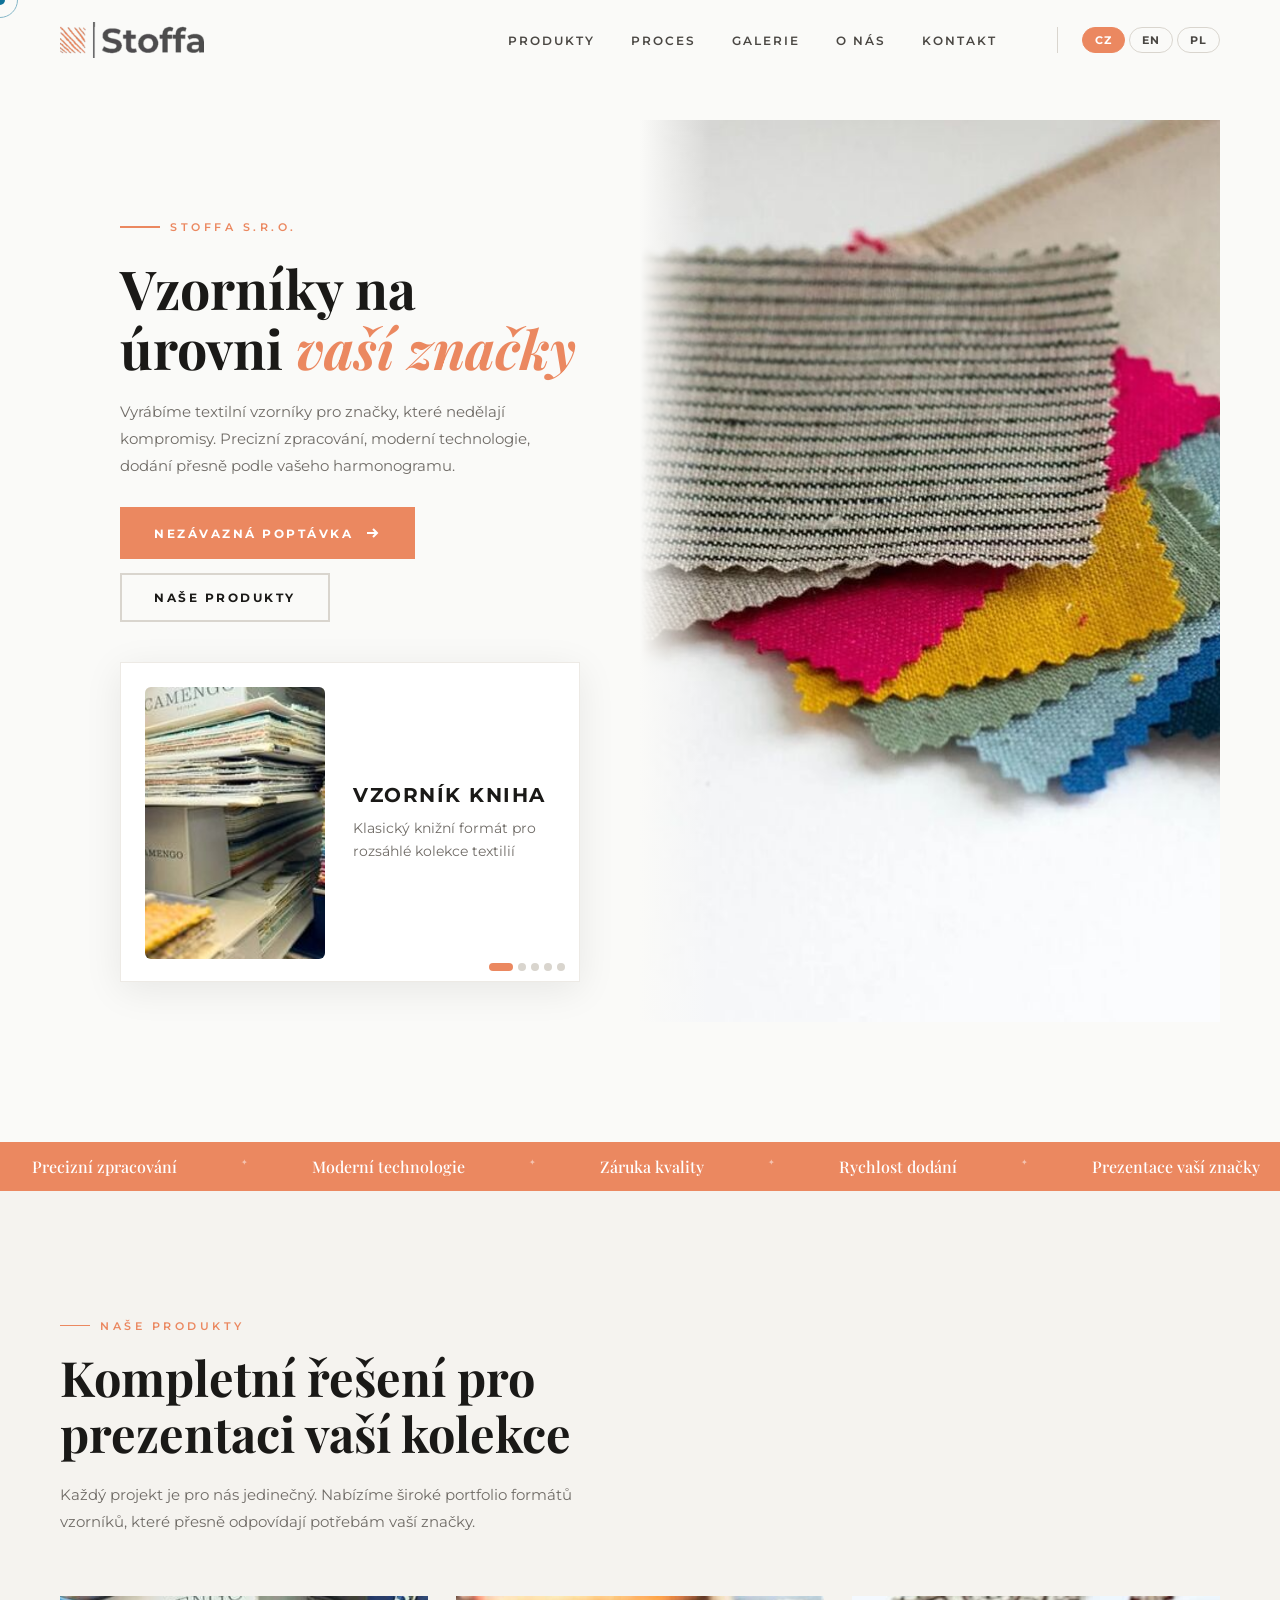
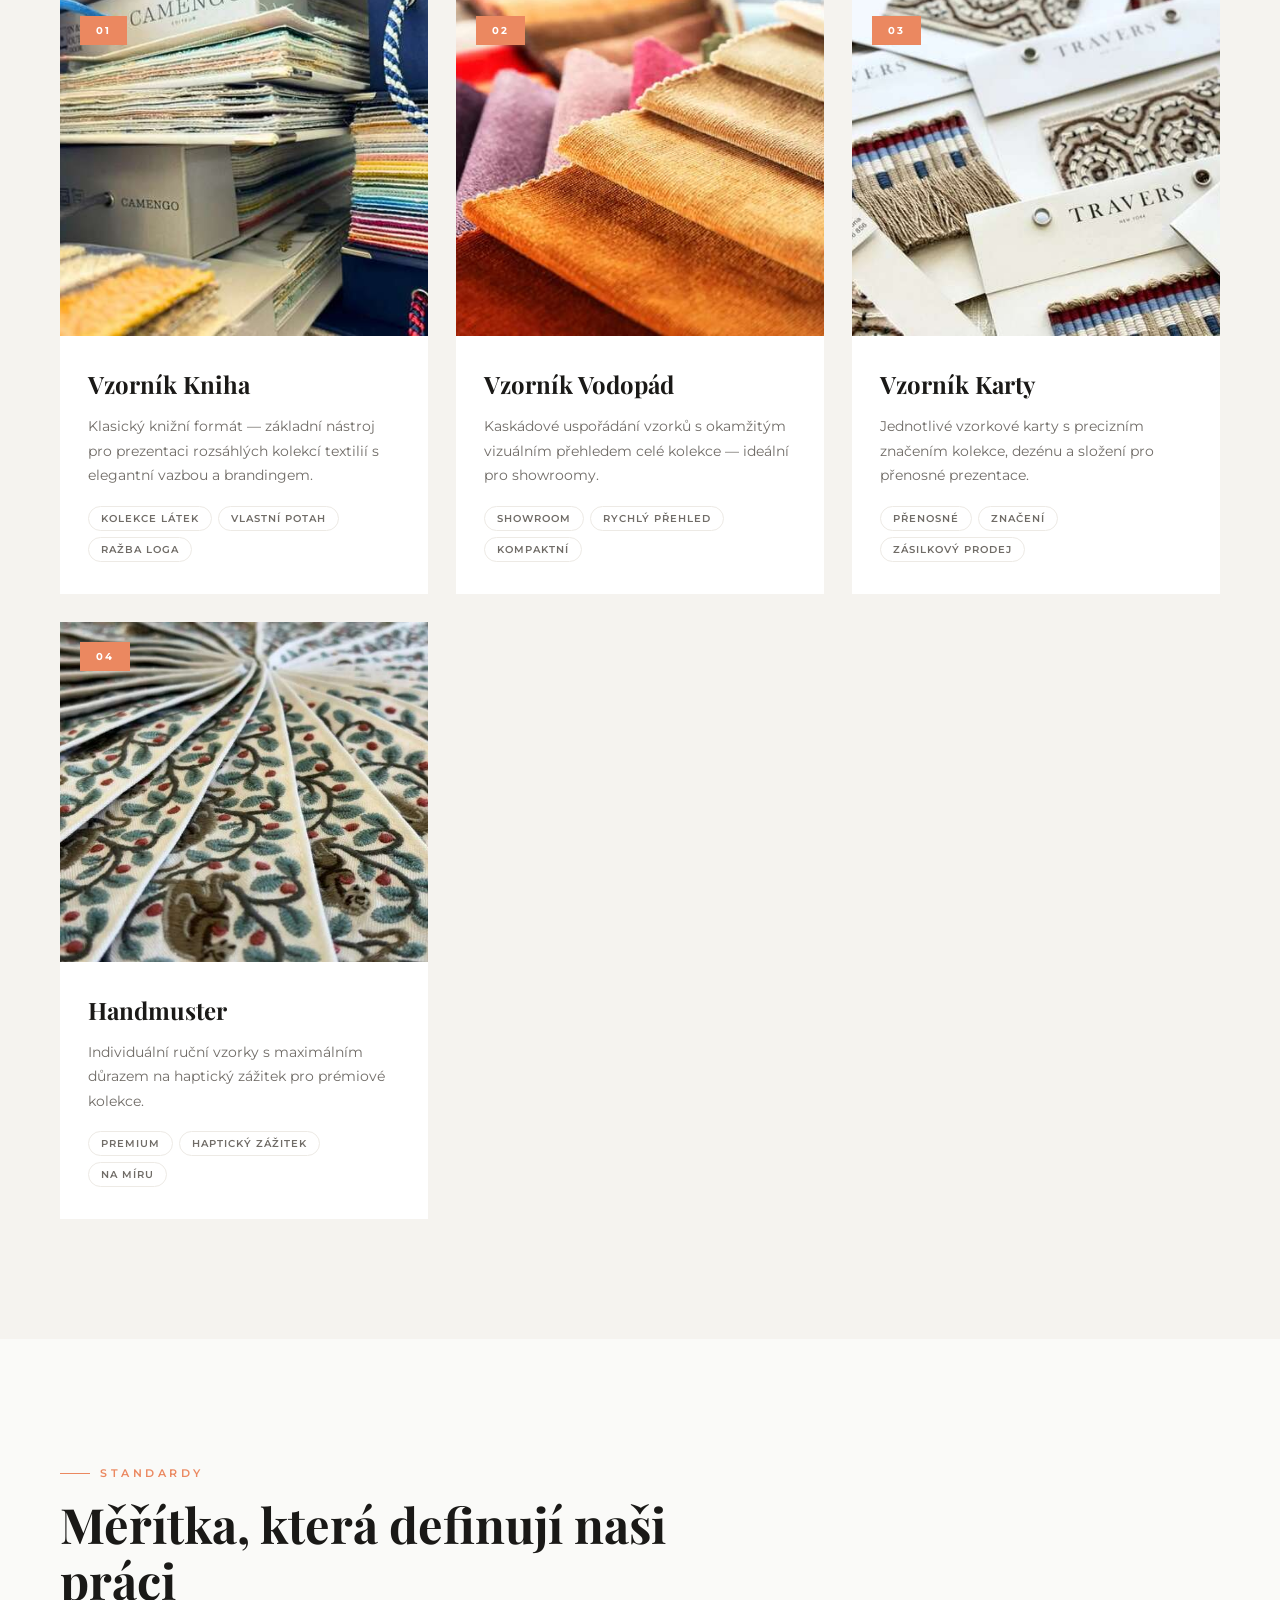
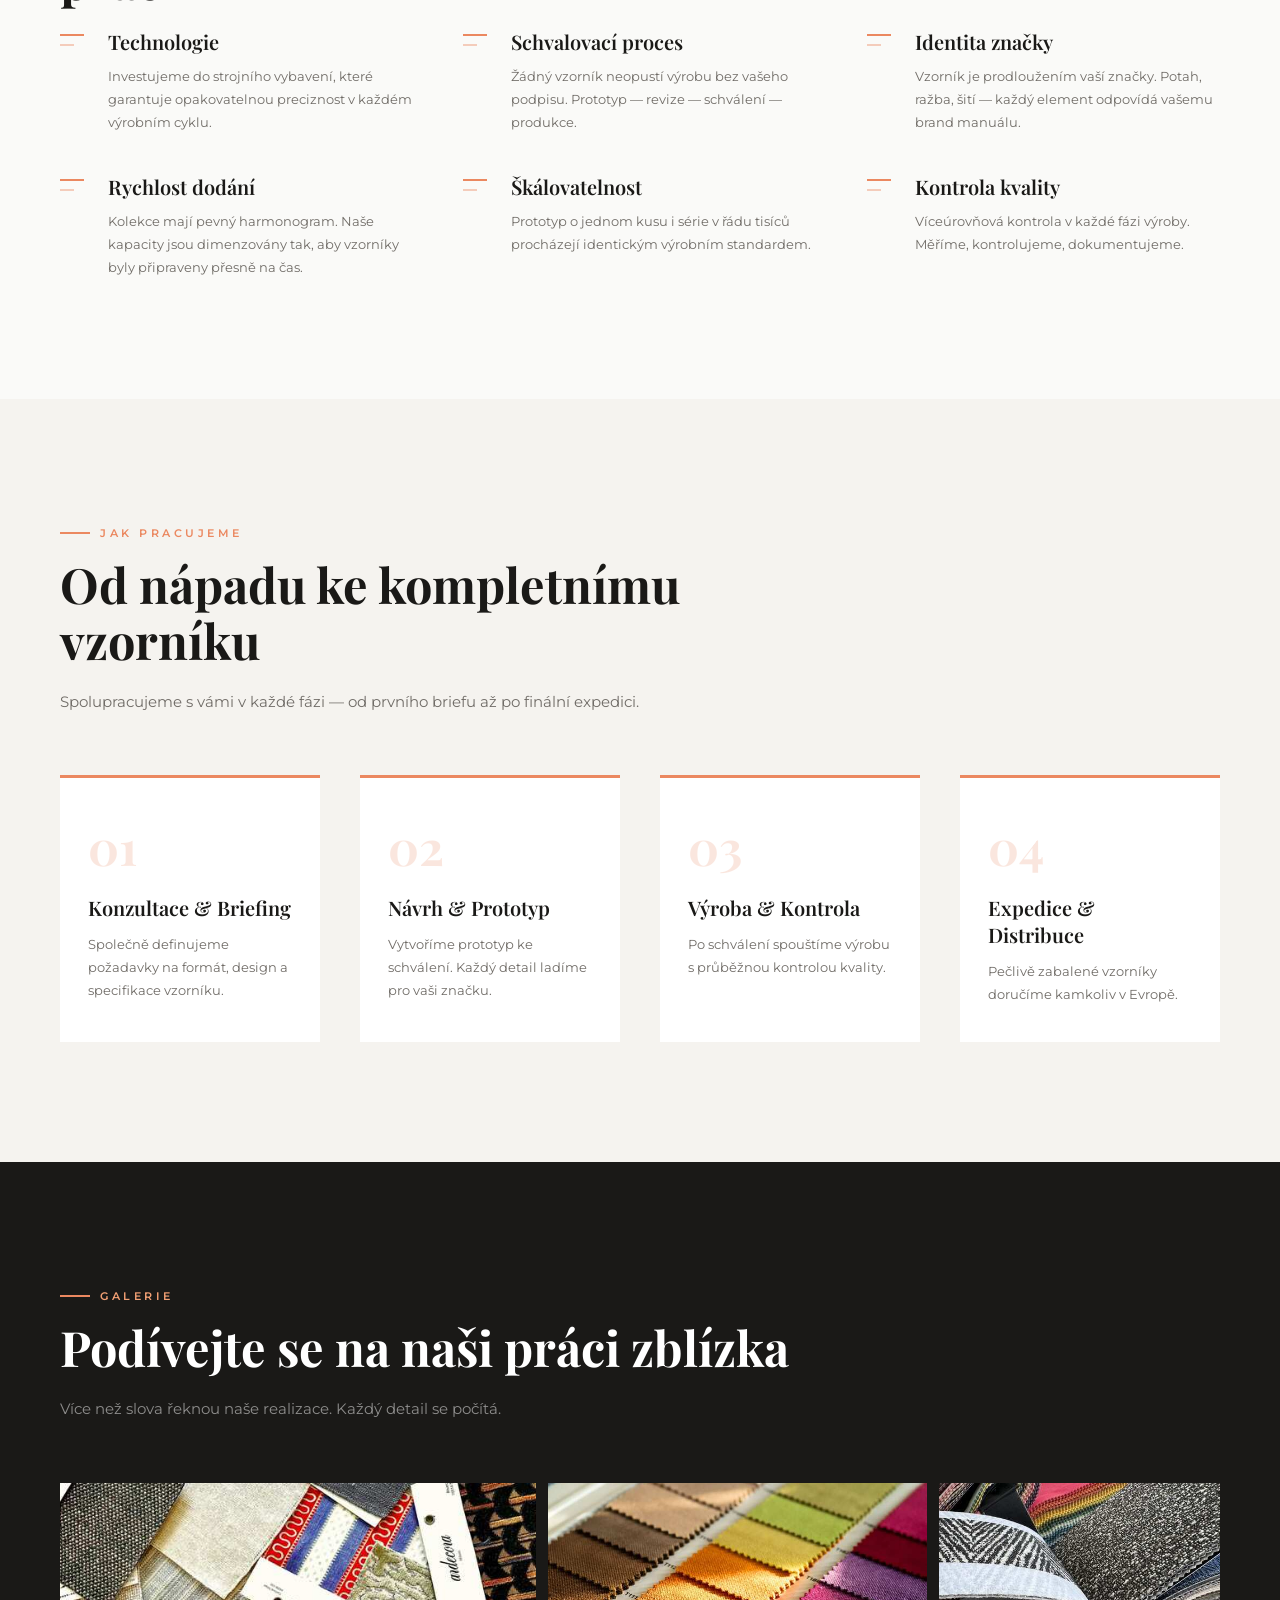
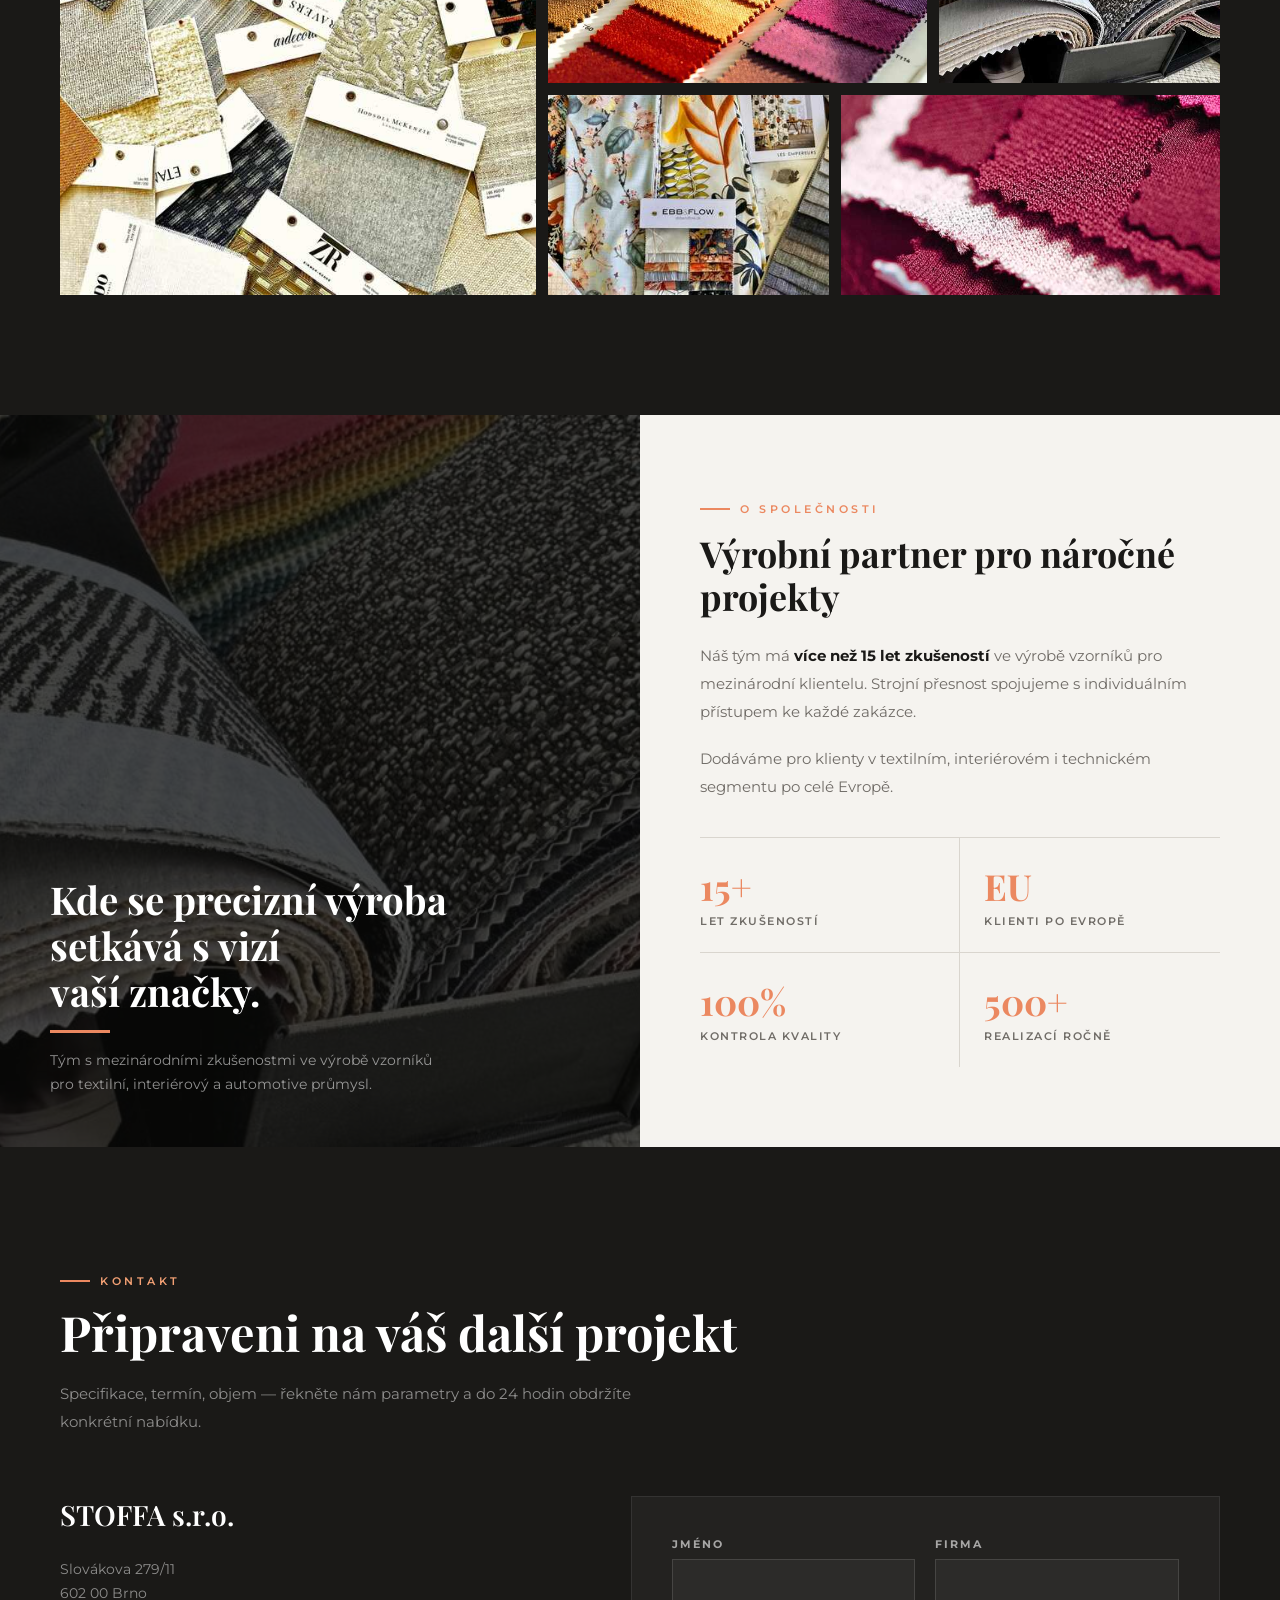
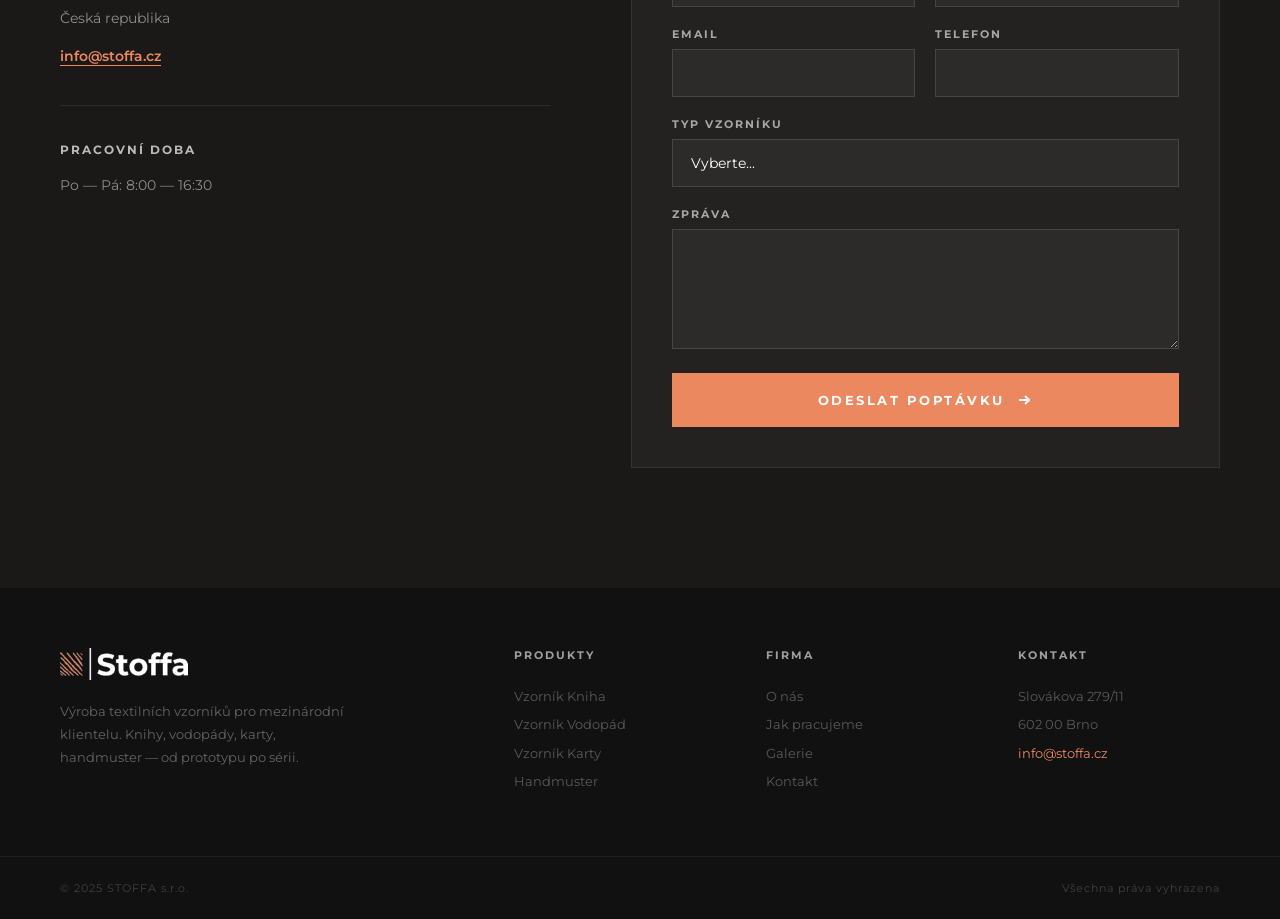
<file: index.html>
<!DOCTYPE html>
<html lang="cs">
<head>
<meta charset="UTF-8">
<meta name="viewport" content="width=device-width,initial-scale=1">
<title>Profesionální výroba textilních vzorníků — STOFFA s.r.o.</title>
<link rel="preconnect" href="https://fonts.googleapis.com">
<link href="https://fonts.googleapis.com/css2?family=Playfair+Display:ital,wght@0,400;0,500;0,600;0,700;0,800;1,400;1,500&family=Montserrat:wght@300;400;500;600;700&display=swap" rel="stylesheet">
<style>
*{margin:0;padding:0;box-sizing:border-box}
:root{--o:#EB8860;--od:#D4702A;--ol:#F2A074;--dk:#1A1917;--tx:#4A4743;--txl:#706C67;--bg:#FAFAF8;--cr:#F5F3EF;--gy:#EDEAE5;--gy2:#D9D5CE;--hd:'Playfair Display',Georgia,serif;--bd:'Montserrat',Helvetica,sans-serif}
html{scroll-behavior:smooth;overflow-x:hidden}body{font-family:var(--bd);color:var(--tx);background:var(--bg);cursor:none;overflow-x:hidden;font-weight:400}a{color:inherit;text-decoration:none}img{max-width:100%;display:block}
.cur{position:fixed;width:10px;height:10px;border-radius:50%;background:var(--o);pointer-events:none;z-index:10000;transition:transform .2s cubic-bezier(.16,1,.3,1),opacity .2s;mix-blend-mode:difference;transform:translate(-50%,-50%)}.cur-r{position:fixed;width:36px;height:36px;border-radius:50%;border:1.5px solid var(--o);pointer-events:none;z-index:9999;transition:transform .35s cubic-bezier(.16,1,.3,1),opacity .2s,width .3s,height .3s;mix-blend-mode:difference;transform:translate(-50%,-50%);opacity:.5}.cur.h{transform:translate(-50%,-50%) scale(0)}.cur-r.h{width:60px;height:60px;opacity:.3}@media(max-width:900px){.cur,.cur-r{display:none}body{cursor:auto}}
nav{position:fixed;top:0;left:0;right:0;z-index:100;padding:22px 60px;display:flex;align-items:center;justify-content:space-between;transition:all .5s cubic-bezier(.16,1,.3,1)}nav.sc{background:rgba(250,250,248,.96);backdrop-filter:blur(16px);box-shadow:0 1px 30px rgba(0,0,0,.06);padding:14px 60px}.nl img{height:36px;transition:height .3s}nav.sc .nl img{height:30px}.nk{display:flex;gap:36px;align-items:center}.nk a{font-size:12px;font-weight:600;letter-spacing:2px;text-transform:uppercase;position:relative;padding:4px 0;color:var(--tx)}.nk a::after{content:'';position:absolute;bottom:-2px;left:0;width:0;height:1.5px;background:var(--o);transition:width .4s cubic-bezier(.16,1,.3,1)}.nk a:hover::after{width:100%}.nk a:hover{color:var(--dk)}.ls{display:flex;gap:4px;margin-left:24px;border-left:1px solid var(--gy2);padding-left:24px}.lb{font-size:11px;font-weight:700;letter-spacing:1px;padding:5px 12px;border:1.5px solid var(--gy2);border-radius:24px;cursor:pointer;transition:all .3s;background:transparent;font-family:var(--bd);color:var(--tx)}.lb.act{background:var(--o);color:#fff;border-color:var(--o)}.hb{display:none;flex-direction:column;gap:5px;cursor:pointer;z-index:101}.hb span{width:26px;height:2px;background:var(--dk);transition:all .3s}.mm{display:none;position:fixed;inset:0;background:var(--bg);z-index:99;flex-direction:column;align-items:center;justify-content:center;gap:28px}.mm.op{display:flex}.mm a{font-size:20px;font-family:var(--hd);font-weight:600}@media(max-width:900px){nav{padding:16px 20px}nav.sc{padding:12px 20px}.nk{display:none}.hb{display:flex}}
.rv{opacity:0;transform:translateY(36px);transition:all .9s cubic-bezier(.16,1,.3,1)}.rv.vis{opacity:1;transform:translateY(0)}.d1{transition-delay:.1s}.d2{transition-delay:.2s}.d3{transition-delay:.3s}.d4{transition-delay:.4s}.d5{transition-delay:.5s}
section{padding:120px 60px}@media(max-width:768px){section{padding:80px 20px}}.st{display:inline-flex;align-items:center;gap:10px;font-size:11px;letter-spacing:3.5px;text-transform:uppercase;font-weight:600;color:var(--o);margin-bottom:16px}.st::before{content:'';width:30px;height:1.5px;background:var(--o)}.sh{font-family:var(--hd);font-size:clamp(30px,3.8vw,52px);font-weight:700;color:var(--dk);margin-bottom:20px;line-height:1.15}.sd{font-size:15px;line-height:1.85;max-width:580px;margin-bottom:60px;color:var(--txl)}
.bp{display:inline-flex;align-items:center;gap:10px;background:var(--o);color:#fff;padding:15px 32px;font-size:12px;font-weight:700;letter-spacing:2.5px;text-transform:uppercase;transition:all .4s cubic-bezier(.16,1,.3,1);border:2px solid var(--o);font-family:var(--bd);cursor:pointer}.bp:hover{background:var(--dk);border-color:var(--dk);transform:translateY(-2px)}.bp svg{transition:transform .3s}.bp:hover svg{transform:translateX(4px)}.bo{display:inline-flex;align-items:center;gap:10px;background:transparent;color:var(--dk);padding:15px 32px;font-size:12px;font-weight:700;letter-spacing:2.5px;text-transform:uppercase;transition:all .4s;border:2px solid var(--gy2);font-family:var(--bd);cursor:pointer}.bo:hover{border-color:var(--o);color:var(--o)}
footer{background:#111;padding:0}.ft-main{display:grid;grid-template-columns:2fr 1fr 1fr 1fr;gap:50px;padding:60px;border-bottom:1px solid rgba(255,255,255,.06)}.ft-brand{display:flex;flex-direction:column;gap:20px;align-items:flex-start}.ft-brand img{height:32px;width:auto;object-fit:contain}.ft-brand p{font-size:13px;line-height:1.8;color:rgba(255,255,255,.35);max-width:300px}.ft-col h5{font-size:11px;font-weight:700;letter-spacing:2px;text-transform:uppercase;color:rgba(255,255,255,.6);margin-bottom:20px}.ft-col a,.ft-col p{display:block;font-size:13px;line-height:2.2;color:rgba(255,255,255,.3);transition:color .2s}.ft-col a:hover{color:var(--o)}.ft-bot{display:flex;justify-content:space-between;align-items:center;padding:24px 60px;font-size:11px;color:rgba(255,255,255,.2);letter-spacing:1px}@media(max-width:768px){.ft-main{grid-template-columns:1fr 1fr;gap:30px;padding:40px 24px}.ft-bot{flex-direction:column;gap:12px;text-align:center;padding:20px 24px}}
.stt{position:fixed;bottom:32px;right:32px;width:44px;height:44px;background:var(--o);color:#fff;border:none;border-radius:50%;cursor:pointer;display:flex;align-items:center;justify-content:center;z-index:90;opacity:0;transform:translateY(20px);transition:all .3s;font-size:18px}.stt.sh{opacity:1;transform:translateY(0)}.stt:hover{background:var(--dk)}
.hero{display:grid;grid-template-columns:1fr 1fr;position:relative;overflow:hidden}.hl{display:flex;flex-direction:column;justify-content:center;padding:100px 60px 40px}.htag{display:inline-flex;align-items:center;gap:10px;font-size:11px;letter-spacing:3.5px;text-transform:uppercase;font-weight:600;color:var(--o);margin-bottom:24px}.htag::before{content:'';width:40px;height:1.5px;background:var(--o)}.hero h1{font-family:var(--hd);font-size:clamp(36px,4.2vw,60px);font-weight:700;line-height:1.12;color:var(--dk);margin-bottom:20px}.hero h1 em{font-style:italic;color:var(--o)}.hdesc{font-size:15px;line-height:1.8;color:var(--txl);max-width:480px;margin-bottom:28px}.hcta{display:flex;gap:14px;flex-wrap:wrap}.hr{position:relative;overflow:hidden}.hr img{width:100%;height:100%;object-fit:cover;animation:hz 25s ease-in-out infinite alternate}.hr::after{content:'';position:absolute;inset:0;background:linear-gradient(to right,var(--bg) 0%,transparent 12%)}@keyframes hz{0%{transform:scale(1.04)}100%{transform:scale(1)}}
.hcar{width:100%;height:320px;margin-top:40px;position:relative;overflow:hidden;border:1px solid var(--gy);background:#fff;box-shadow:0 8px 36px rgba(0,0,0,.08)}.hcar-track{display:flex;flex-direction:column;animation:hslide 15s ease-in-out infinite}.hcar-item{min-height:320px;display:flex;align-items:center;gap:28px;padding:24px}.hcar-item img{width:180px;height:272px;object-fit:cover;border-radius:6px;flex-shrink:0}.hcar-info{display:flex;flex-direction:column;gap:10px;flex:1}.hcar-info span{font-size:20px;font-weight:700;letter-spacing:1.5px;text-transform:uppercase;color:var(--dk)}.hcar-info small{font-size:14px;color:var(--txl);line-height:1.7}.hcar-dots{position:absolute;bottom:10px;right:14px;display:flex;gap:5px}.hcar-dots i{width:8px;height:8px;border-radius:50%;background:var(--gy2);transition:all .3s}.hcar-dots i.ac{background:var(--o);width:24px;border-radius:4px}@keyframes hslide{0%,16%{transform:translateY(0)}20%,36%{transform:translateY(-320px)}40%,56%{transform:translateY(-640px)}60%,76%{transform:translateY(-960px)}80%,96%{transform:translateY(-1280px)}100%{transform:translateY(0)}}
@media(max-width:900px){.hero{grid-template-columns:1fr}.hl{padding:90px 24px 30px}.hr{height:300px}.hr::after{background:linear-gradient(to top,var(--bg) 0%,transparent 20%)}.hcar{height:260px}.hcar-item{min-height:260px;padding:16px}.hcar-item img{width:120px;height:220px}}
.mq{overflow:hidden;background:var(--o);padding:14px 0;white-space:nowrap}.mqt{display:flex;animation:m 35s linear infinite}.mqt span{font-family:var(--hd);font-size:16px;font-weight:500;color:#fff;padding:0 32px;flex-shrink:0}.mqt .dt{font-size:8px;opacity:.5}@keyframes m{0%{transform:translateX(0)}100%{transform:translateX(-50%)}}
.products{background:var(--cr)}.pg{display:grid;grid-template-columns:repeat(auto-fill,minmax(300px,1fr));gap:28px}.pc{background:#fff;overflow:hidden;position:relative;transition:transform .5s cubic-bezier(.16,1,.3,1),box-shadow .5s;cursor:pointer}.pc:hover{transform:translateY(-6px);box-shadow:0 24px 60px rgba(0,0,0,.08)}.pci{height:340px;overflow:hidden;position:relative}.pci img{width:100%;height:100%;object-fit:cover;transition:transform .7s cubic-bezier(.16,1,.3,1)}.pc:hover .pci img{transform:scale(1.06)}.pci .pcb{position:absolute;top:20px;left:20px;background:var(--o);color:#fff;font-size:10px;font-weight:700;letter-spacing:2px;text-transform:uppercase;padding:8px 16px;z-index:2}.pci::before{content:"Zobrazit detail →";position:absolute;bottom:20px;left:20px;z-index:3;color:#fff;font-size:12px;font-weight:600;letter-spacing:1.5px;text-transform:uppercase;opacity:0;transition:opacity .3s}.pc:hover .pci::before{opacity:1}.pcbd{padding:32px 28px}.pcbd h3{font-family:var(--hd);font-size:24px;font-weight:700;color:var(--dk);margin-bottom:14px}.pcbd p{font-size:14px;line-height:1.75;color:var(--txl)}.pctg{display:flex;flex-wrap:wrap;gap:6px;margin-top:18px}.pctg span{font-size:10px;font-weight:600;letter-spacing:1px;text-transform:uppercase;padding:5px 12px;border:1px solid var(--gy);color:var(--txl);border-radius:20px}
.fg2{display:grid;grid-template-columns:repeat(3,1fr);gap:40px 50px}@media(max-width:900px){.fg2{grid-template-columns:1fr 1fr}}@media(max-width:560px){.fg2{grid-template-columns:1fr}}.ft2{position:relative;padding-left:48px}.ft2::before{content:'';position:absolute;left:0;top:6px;width:24px;height:2px;background:var(--o)}.ft2::after{content:'';position:absolute;left:0;top:16px;width:14px;height:2px;background:var(--o);opacity:.4}.ft2 h4{font-family:var(--hd);font-size:20px;font-weight:600;color:var(--dk);margin-bottom:10px}.ft2 p{font-size:13px;line-height:1.75;color:var(--txl)}
.process{background:var(--cr)}.prg{display:grid;grid-template-columns:repeat(4,1fr);gap:40px}@media(max-width:900px){.prg{grid-template-columns:1fr 1fr}}@media(max-width:560px){.prg{grid-template-columns:1fr}}.ps{padding:36px 28px;background:#fff;border-top:3px solid var(--o);transition:transform .3s,box-shadow .3s}.ps:hover{transform:translateY(-4px);box-shadow:0 16px 40px rgba(0,0,0,.06)}.psn{font-family:var(--hd);font-size:48px;font-weight:700;color:var(--o);opacity:.2;margin-bottom:16px}.ps h3{font-family:var(--hd);font-size:20px;font-weight:600;color:var(--dk);margin-bottom:12px}.ps p{font-size:13px;line-height:1.75;color:var(--txl)}
.gallery{background:var(--dk);color:#fff}.gallery .st{color:var(--ol)}.gallery .sh{color:#fff}.gallery .sd{color:rgba(255,255,255,.5)}.gg{display:grid;grid-template-columns:repeat(12,1fr);grid-auto-rows:200px;gap:12px}.gi{overflow:hidden;position:relative}.gi img{width:100%;height:100%;object-fit:cover;transition:transform .7s cubic-bezier(.16,1,.3,1)}.gi:hover img{transform:scale(1.05)}.g1{grid-column:span 5;grid-row:span 2}.g2{grid-column:span 4}.g3{grid-column:span 3}.g4{grid-column:span 3}.g5{grid-column:span 4}@media(max-width:768px){.gg{grid-template-columns:1fr 1fr;grid-auto-rows:180px}.g1,.g2,.g3,.g4,.g5{grid-column:span 1;grid-row:span 1}.g1{grid-column:span 2}}
.contact{background:var(--dk);color:#fff;position:relative;overflow:hidden}.contact .st{color:var(--ol)}.contact .sh{color:#fff}.contact .sd{color:rgba(255,255,255,.5)}.cg{display:grid;grid-template-columns:1fr 1.2fr;gap:80px;position:relative;z-index:2}.ci h3{font-family:var(--hd);font-size:28px;font-weight:600;color:#fff;margin-bottom:24px}.ci p{margin-bottom:14px;line-height:1.75;font-size:14px;color:rgba(255,255,255,.5)}.ci a{color:var(--o);font-weight:600;border-bottom:1px solid var(--o)}.cd{margin-top:36px;padding-top:36px;border-top:1px solid rgba(255,255,255,.08)}.cd h4{font-size:12px;font-weight:700;letter-spacing:2px;text-transform:uppercase;color:rgba(255,255,255,.7);margin-bottom:16px}.cf{background:rgba(255,255,255,.04);border:1px solid rgba(255,255,255,.08);padding:40px}.cf .fg{margin-bottom:20px}.cf .fg label{display:block;font-size:11px;letter-spacing:2px;text-transform:uppercase;font-weight:700;margin-bottom:8px;color:rgba(255,255,255,.6)}.cf .fg input,.cf .fg textarea,.cf .fg select{width:100%;padding:14px 18px;border:1px solid rgba(255,255,255,.12);background:rgba(255,255,255,.04);font-size:14px;font-family:var(--bd);transition:border .3s;outline:none;color:#fff}.cf .fg input:focus,.cf .fg textarea:focus,.cf .fg select:focus{border-color:var(--o)}.cf .fg textarea{height:120px;resize:vertical}.cf .fg select{appearance:none}.cf .fg select option{background:var(--dk)}.cf .fr{display:grid;grid-template-columns:1fr 1fr;gap:20px}.cf .sub{width:100%;background:var(--o);color:#fff;border:none;padding:18px;font-size:13px;font-weight:700;letter-spacing:2.5px;text-transform:uppercase;cursor:pointer;font-family:var(--bd);transition:all .3s;display:flex;align-items:center;justify-content:center;gap:10px;margin-top:8px}.cf .sub:hover{background:#fff;color:var(--dk)}@media(max-width:768px){.cg{grid-template-columns:1fr}.cf .fr{grid-template-columns:1fr}.cf{padding:28px}}
@media(max-width:900px){#about>div{grid-template-columns:1fr !important}#about>div>div:first-child{min-height:350px !important}}
</style>
</head>
<body>
<div class="cur" id="c"></div><div class="cur-r" id="cr"></div>
<nav id="nav"><a href="index.html" class="nl"><img src="img/logo.png" alt="Stoffa"></a><div class="nk"><a href="index.html#products">Produkty</a><a href="index.html#process">Proces</a><a href="index.html#gallery">Galerie</a><a href="index.html#about">O nás</a><a href="index.html#contact">Kontakt</a><div class="ls"><button class="lb act" data-lang="cz">CZ</button><button class="lb" data-lang="en">EN</button><button class="lb" data-lang="pl">PL</button></div></div><div class="hb" onclick="toggleMenu()"><span></span><span></span><span></span></div></nav>
<div class="mm" id="mm"><a href="index.html#products" onclick="toggleMenu()">Produkty</a><a href="index.html#process" onclick="toggleMenu()">Proces</a><a href="index.html#gallery" onclick="toggleMenu()">Galerie</a><a href="index.html#about" onclick="toggleMenu()">O nás</a><a href="index.html#contact" onclick="toggleMenu()">Kontakt</a></div>

<section class="hero" id="hero"><div class="hl">
<div class="htag">Stoffa s.r.o.</div>
<h1>Vzorníky na úrovni <em>vaší značky</em></h1>
<p class="hdesc">Vyrábíme textilní vzorníky pro značky, které nedělají kompromisy. Precizní zpracování, moderní technologie, dodání přesně podle vašeho harmonogramu.</p>
<div class="hcta"><a href="#contact" class="bp">Nezávazná poptávka <svg width="18" height="18" fill="none" stroke="currentColor" stroke-width="2"><path d="M4 9h10M10 5l4 4-4 4"/></svg></a><a href="#products" class="bo">Naše produkty</a></div>
<div class="hcar" id="hcar"><div class="hcar-track" id="hcarTrack">
<div class="hcar-item"><img src="img/carousel-kniha.jpg" alt=""><div class="hcar-info"><span>Vzorník Kniha</span><small>Klasický knižní formát pro rozsáhlé kolekce textilií</small></div></div>
<div class="hcar-item"><img src="img/carousel-vodopad.jpg" alt=""><div class="hcar-info"><span>Vzorník Vodopád</span><small>Kaskádový přehled celé kolekce na první pohled</small></div></div>
<div class="hcar-item"><img src="img/carousel-karty.jpg" alt=""><div class="hcar-info"><span>Vzorník Karty</span><small>Jednotlivé karty s precizním značením kolekce</small></div></div>
<div class="hcar-item"><img src="img/carousel-handmuster.jpg" alt=""><div class="hcar-info"><span>Handmuster</span><small>Ruční vzorky s důrazem na haptický zážitek</small></div></div>
<div class="hcar-item"><img src="img/carousel-serie.jpg" alt=""><div class="hcar-info"><span>Série Vzorníků</span><small>Velkoobjemová výroba se zárukou jednotné kvality</small></div></div>
</div><div class="hcar-dots"><i class="ac"></i><i></i><i></i><i></i><i></i></div></div>
</div><div class="hr"><img src="img/hero.jpg" alt="Stoffa"></div></section>

<div class="mq"><div class="mqt"><span>Precizní zpracování</span><span class="dt">✦</span><span>Moderní technologie</span><span class="dt">✦</span><span>Záruka kvality</span><span class="dt">✦</span><span>Rychlost dodání</span><span class="dt">✦</span><span>Prezentace vaší značky</span><span class="dt">✦</span><span>Schvalovací proces</span><span class="dt">✦</span><span>Od kusu po série</span><span class="dt">✦</span><span>Precizní zpracování</span><span class="dt">✦</span><span>Moderní technologie</span><span class="dt">✦</span><span>Záruka kvality</span><span class="dt">✦</span><span>Rychlost dodání</span><span class="dt">✦</span><span>Prezentace vaší značky</span><span class="dt">✦</span><span>Schvalovací proces</span><span class="dt">✦</span><span>Od kusu po série</span><span class="dt">✦</span></div></div>

<section class="products" id="products"><div class="rv" style="max-width:700px"><div class="st">Naše produkty</div><h2 class="sh">Kompletní řešení pro prezentaci vaší kolekce</h2><p class="sd">Každý projekt je pro nás jedinečný. Nabízíme široké portfolio formátů vzorníků, které přesně odpovídají potřebám vaší značky.</p></div>
<div class="pg">
<a href="kniha.html" class="pc rv" style="color:inherit"><div class="pci"><div class="pcb">01</div><img src="img/product-kniha.jpg" alt="Vzorník Kniha"></div><div class="pcbd"><h3>Vzorník Kniha</h3><p>Klasický knižní formát — základní nástroj pro prezentaci rozsáhlých kolekcí textilií s elegantní vazbou a brandingem.</p><div class="pctg"><span>Kolekce látek</span><span>Vlastní potah</span><span>Ražba loga</span></div></div></a>
<a href="vodopad.html" class="pc rv d1" style="color:inherit"><div class="pci"><div class="pcb">02</div><img src="img/product-vodopad.jpg" alt="Vzorník Vodopád"></div><div class="pcbd"><h3>Vzorník Vodopád</h3><p>Kaskádové uspořádání vzorků s okamžitým vizuálním přehledem celé kolekce — ideální pro showroomy.</p><div class="pctg"><span>Showroom</span><span>Rychlý přehled</span><span>Kompaktní</span></div></div></a>
<a href="karty.html" class="pc rv d2" style="color:inherit"><div class="pci"><div class="pcb">03</div><img src="img/product-karty.jpg" alt="Vzorník Karty"></div><div class="pcbd"><h3>Vzorník Karty</h3><p>Jednotlivé vzorkové karty s precizním značením kolekce, dezénu a složení pro přenosné prezentace.</p><div class="pctg"><span>Přenosné</span><span>Značení</span><span>Zásilkový prodej</span></div></div></a>
<a href="handmuster.html" class="pc rv d3" style="color:inherit"><div class="pci"><div class="pcb">04</div><img src="img/product-handmuster.jpg" alt="Handmuster"></div><div class="pcbd"><h3>Handmuster</h3><p>Individuální ruční vzorky s maximálním důrazem na haptický zážitek pro prémiové kolekce.</p><div class="pctg"><span>Premium</span><span>Haptický zážitek</span><span>Na míru</span></div></div></a>
</div></section>

<section id="features"><div class="rv" style="max-width:700px"><div class="st">Standardy</div><h2 class="sh">Měřítka, která definují naši práci</h2></div>
<div class="fg2"><div class="ft2 rv"><h4>Technologie</h4><p>Investujeme do strojního vybavení, které garantuje opakovatelnou preciznost v každém výrobním cyklu.</p></div><div class="ft2 rv d1"><h4>Schvalovací proces</h4><p>Žádný vzorník neopustí výrobu bez vašeho podpisu. Prototyp — revize — schválení — produkce.</p></div><div class="ft2 rv d2"><h4>Identita značky</h4><p>Vzorník je prodloužením vaší značky. Potah, ražba, šití — každý element odpovídá vašemu brand manuálu.</p></div><div class="ft2 rv d3"><h4>Rychlost dodání</h4><p>Kolekce mají pevný harmonogram. Naše kapacity jsou dimenzovány tak, aby vzorníky byly připraveny přesně na čas.</p></div><div class="ft2 rv d4"><h4>Škálovatelnost</h4><p>Prototyp o jednom kusu i série v řádu tisíců procházejí identickým výrobním standardem.</p></div><div class="ft2 rv d5"><h4>Kontrola kvality</h4><p>Víceúrovňová kontrola v každé fázi výroby. Měříme, kontrolujeme, dokumentujeme.</p></div></div></section>

<section class="process" id="process"><div class="rv" style="max-width:700px"><div class="st">Jak pracujeme</div><h2 class="sh">Od nápadu ke kompletnímu vzorníku</h2><p class="sd">Spolupracujeme s vámi v každé fázi — od prvního briefu až po finální expedici.</p></div>
<div class="prg"><div class="ps rv"><div class="psn">01</div><h3>Konzultace & Briefing</h3><p>Společně definujeme požadavky na formát, design a specifikace vzorníku.</p></div><div class="ps rv d1"><div class="psn">02</div><h3>Návrh & Prototyp</h3><p>Vytvoříme prototyp ke schválení. Každý detail ladíme pro vaši značku.</p></div><div class="ps rv d2"><div class="psn">03</div><h3>Výroba & Kontrola</h3><p>Po schválení spouštíme výrobu s průběžnou kontrolou kvality.</p></div><div class="ps rv d3"><div class="psn">04</div><h3>Expedice & Distribuce</h3><p>Pečlivě zabalené vzorníky doručíme kamkoliv v Evropě.</p></div></div></section>

<section class="gallery" id="gallery"><div class="rv"><div class="st">Galerie</div><h2 class="sh">Podívejte se na naši práci zblízka</h2><p class="sd">Více než slova řeknou naše realizace. Každý detail se počítá.</p></div>
<div class="gg rv"><div class="gi g1"><img src="img/gallery-1.jpg" alt=""></div><div class="gi g2"><img src="img/gallery-2.jpg" alt=""></div><div class="gi g3"><img src="img/gallery-3.jpg" alt=""></div><div class="gi g4"><img src="img/gallery-4.jpg" alt=""></div><div class="gi g5"><img src="img/gallery-5.jpg" alt=""></div></div></section>

<section id="about" style="padding:0;overflow:hidden"><div style="display:grid;grid-template-columns:1fr 1fr;min-height:560px">
<div style="position:relative;overflow:hidden"><img src="img/about.jpg" alt="" style="width:100%;height:100%;object-fit:cover"><div style="position:absolute;inset:0;background:rgba(10,10,8,.75)"></div>
<div style="position:absolute;bottom:50px;left:50px;right:50px;color:#fff"><div style="font-family:var(--hd);font-size:clamp(28px,3vw,40px);font-weight:700;line-height:1.2;margin-bottom:16px">Kde se precizní výroba<br>setkává s vizí<br>vaší značky.</div><div style="width:60px;height:3px;background:var(--o);margin-bottom:16px"></div><p style="font-size:14px;line-height:1.7;opacity:.55;max-width:400px">Tým s mezinárodními zkušenostmi ve výrobě vzorníků pro textilní, interiérový a automotive průmysl.</p></div></div>
<div style="padding:80px 60px;display:flex;flex-direction:column;justify-content:center;background:var(--cr)"><div class="rv"><div class="st">O společnosti</div><h2 style="font-family:var(--hd);font-size:clamp(26px,2.8vw,38px);font-weight:700;color:var(--dk);margin-bottom:24px;line-height:1.2">Výrobní partner pro náročné projekty</h2>
<p style="font-size:15px;line-height:1.85;color:var(--txl);margin-bottom:20px">Náš tým má <strong style="color:var(--dk)">více než 15 let zkušeností</strong> ve výrobě vzorníků pro mezinárodní klientelu. Strojní přesnost spojujeme s individuálním přístupem ke každé zakázce.</p>
<p style="font-size:15px;line-height:1.85;color:var(--txl);margin-bottom:36px">Dodáváme pro klienty v textilním, interiérovém i technickém segmentu po celé Evropě.</p></div>
<div style="display:grid;grid-template-columns:1fr 1fr;gap:0;border-top:1px solid var(--gy2)" class="rv d1">
<div style="padding:24px 24px 24px 0;border-right:1px solid var(--gy2)"><div style="font-family:var(--hd);font-size:36px;font-weight:700;color:var(--o)">15+</div><div style="font-size:11px;font-weight:600;letter-spacing:1.5px;text-transform:uppercase;color:var(--txl);margin-top:4px">Let zkušeností</div></div>
<div style="padding:24px"><div style="font-family:var(--hd);font-size:36px;font-weight:700;color:var(--o)">EU</div><div style="font-size:11px;font-weight:600;letter-spacing:1.5px;text-transform:uppercase;color:var(--txl);margin-top:4px">Klienti po Evropě</div></div>
<div style="padding:24px 24px 24px 0;border-right:1px solid var(--gy2);border-top:1px solid var(--gy2)"><div style="font-family:var(--hd);font-size:36px;font-weight:700;color:var(--o)">100%</div><div style="font-size:11px;font-weight:600;letter-spacing:1.5px;text-transform:uppercase;color:var(--txl);margin-top:4px">Kontrola kvality</div></div>
<div style="padding:24px;border-top:1px solid var(--gy2)"><div style="font-family:var(--hd);font-size:36px;font-weight:700;color:var(--o)">500+</div><div style="font-size:11px;font-weight:600;letter-spacing:1.5px;text-transform:uppercase;color:var(--txl);margin-top:4px">Realizací ročně</div></div>
</div></div></div></section>

<section class="contact" id="contact"><div class="rv" style="max-width:700px"><div class="st">Kontakt</div><h2 class="sh">Připraveni na váš další projekt</h2><p class="sd">Specifikace, termín, objem — řekněte nám parametry a do 24 hodin obdržíte konkrétní nabídku.</p></div>
<div class="cg"><div class="ci rv"><h3>STOFFA s.r.o.</h3><p>Slovákova 279/11<br>602 00 Brno<br>Česká republika</p><p><a href="mailto:info@stoffa.cz">info@stoffa.cz</a></p><div class="cd"><h4>Pracovní doba</h4><p>Po — Pá: 8:00 — 16:30</p></div></div>
<div class="cf rv d1"><div class="fr"><div class="fg"><label>Jméno</label><input type="text"></div><div class="fg"><label>Firma</label><input type="text"></div></div><div class="fr"><div class="fg"><label>Email</label><input type="email"></div><div class="fg"><label>Telefon</label><input type="tel"></div></div><div class="fg"><label>Typ vzorníku</label><select><option>Vyberte...</option><option>Vzorník Kniha</option><option>Vzorník Vodopád</option><option>Vzorník Karty</option><option>Handmuster</option><option>Jiný</option></select></div><div class="fg"><label>Zpráva</label><textarea></textarea></div><button class="sub">Odeslat poptávku <svg width="18" height="18" fill="none" stroke="currentColor" stroke-width="2"><path d="M4 9h10M10 5l4 4-4 4"/></svg></button></div></div></section>
<button class="stt" id="stt" onclick="scrollTo({top:0,behavior:'smooth'})">↑</button>
<footer><div class="ft-main"><div class="ft-brand"><img src="img/logo-light.png" alt="Stoffa"><p>Výroba textilních vzorníků pro mezinárodní klientelu. Knihy, vodopády, karty, handmuster — od prototypu po sérii.</p></div><div class="ft-col"><h5>Produkty</h5><a href="kniha.html">Vzorník Kniha</a><a href="vodopad.html">Vzorník Vodopád</a><a href="karty.html">Vzorník Karty</a><a href="handmuster.html">Handmuster</a></div><div class="ft-col"><h5>Firma</h5><a href="index.html#about">O nás</a><a href="index.html#process">Jak pracujeme</a><a href="index.html#gallery">Galerie</a><a href="index.html#contact">Kontakt</a></div><div class="ft-col"><h5>Kontakt</h5><p>Slovákova 279/11<br>602 00 Brno</p><a href="mailto:info@stoffa.cz" style="color:var(--o)">info@stoffa.cz</a></div></div><div class="ft-bot"><span>© 2025 STOFFA s.r.o.</span><span>Všechna práva vyhrazena</span></div></footer>
<script>
const c=document.getElementById('c'),cr=document.getElementById('cr');document.addEventListener('mousemove',e=>{c.style.left=cr.style.left=e.clientX+'px';c.style.top=cr.style.top=e.clientY+'px'});document.querySelectorAll('a,button,.pc,.gi,input,textarea,select').forEach(el=>{el.addEventListener('mouseenter',()=>{c.classList.add('h');cr.classList.add('h')});el.addEventListener('mouseleave',()=>{c.classList.remove('h');cr.classList.remove('h')})});
window.addEventListener('scroll',()=>{document.getElementById('nav').classList.toggle('sc',scrollY>60);const s=document.getElementById('stt');if(s)s.classList.toggle('sh',scrollY>600)});
function toggleMenu(){document.getElementById('mm').classList.toggle('op')}
const obs=new IntersectionObserver(e=>{e.forEach(i=>{if(i.isIntersecting)i.target.classList.add('vis')})},{threshold:.12});document.querySelectorAll('.rv').forEach(el=>obs.observe(el));
let lang='cz';document.querySelectorAll('.lb').forEach(b=>{b.addEventListener('click',()=>{lang=b.dataset.lang;document.querySelectorAll('.lb').forEach(x=>x.classList.remove('act'));document.querySelectorAll('[data-lang="'+lang+'"]').forEach(x=>x.classList.add('act'));document.querySelectorAll('[data-'+lang+']').forEach(el=>{const v=el.getAttribute('data-'+lang);if(v){if(el.tagName==='INPUT'||el.tagName==='TEXTAREA')el.placeholder=v;else el.innerHTML=v}});document.documentElement.lang=lang==='cz'?'cs':lang})});
</script>
<script>
const track=document.getElementById('hcarTrack'),dots=document.querySelectorAll('.hcar-dots i');
if(track&&dots.length){setInterval(()=>{const m=getComputedStyle(track).transform;if(m&&m!=='none'){const ty=parseFloat(m.split(',')[5])||0;const idx=Math.round(Math.abs(ty)/320)%5;dots.forEach((d,i)=>d.classList.toggle('ac',i===idx))}},200)}
</script>
</body>
</html>
</file>
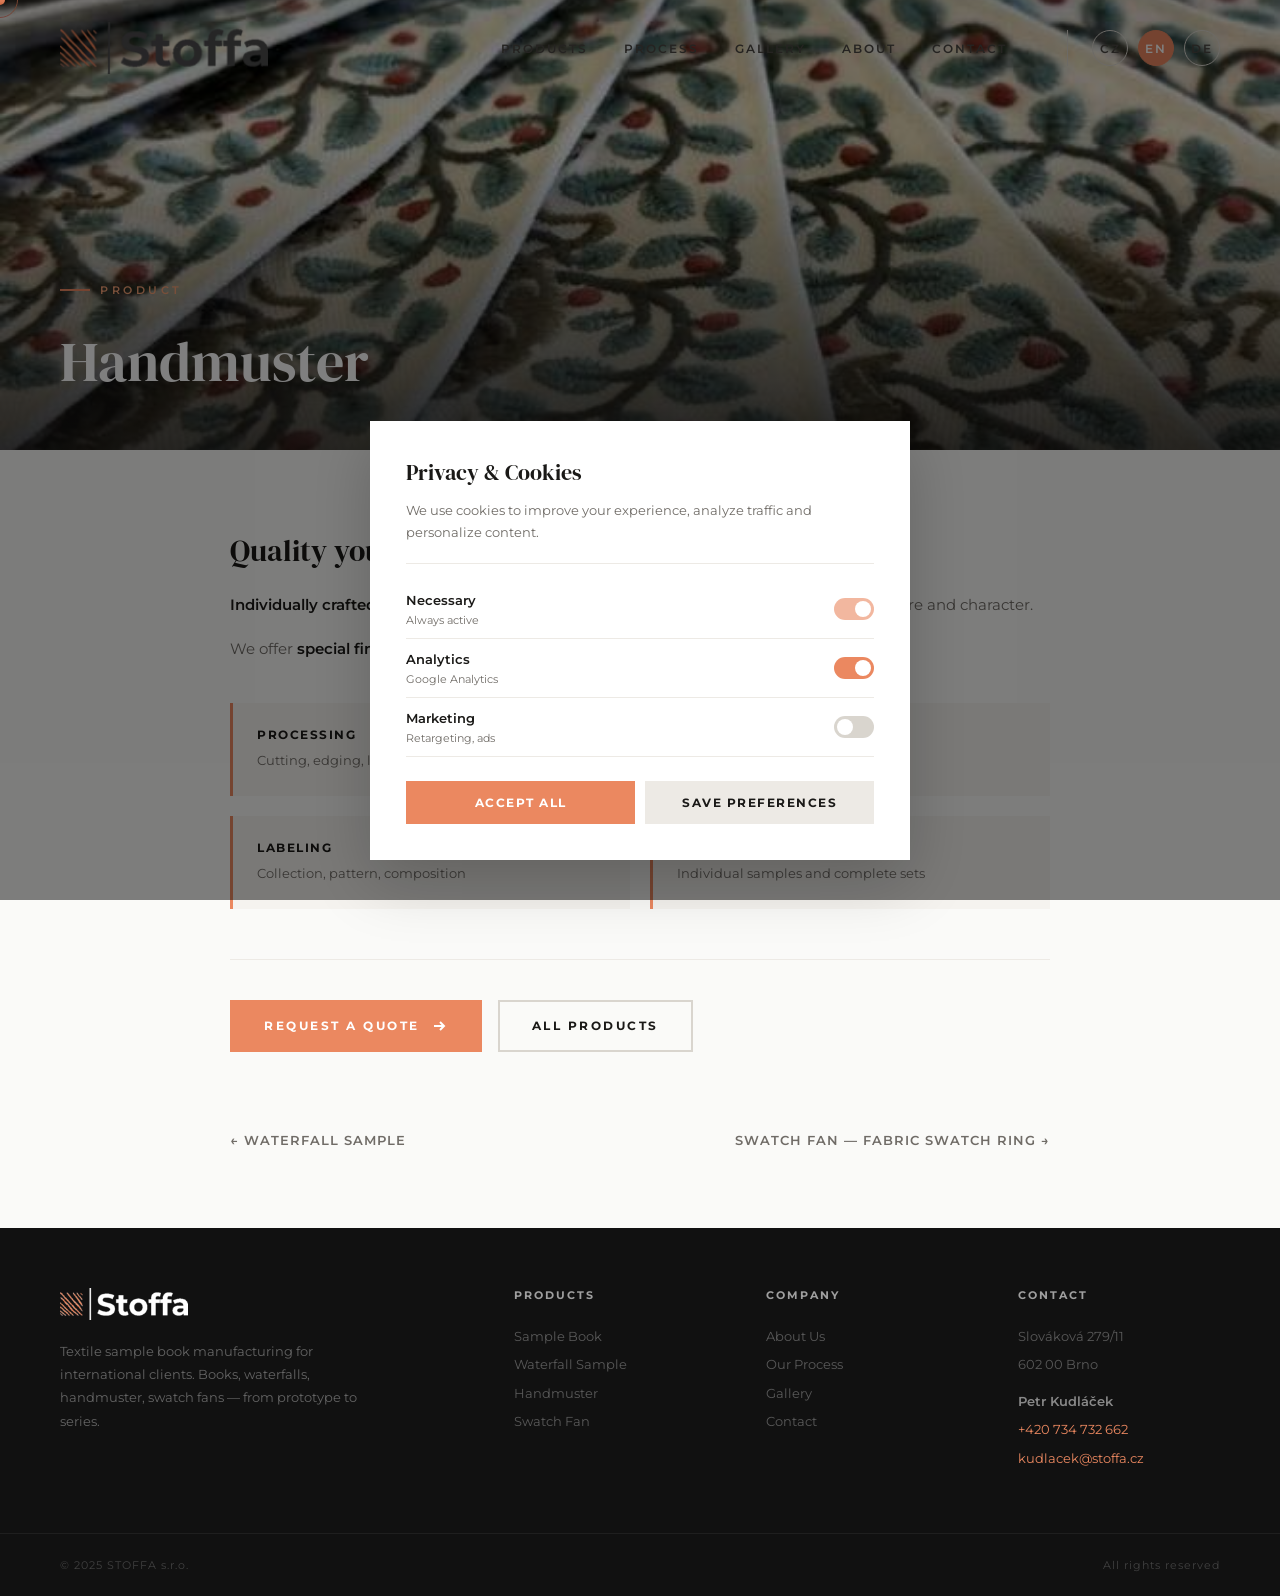
<file: handmuster-en.html>
<!DOCTYPE html><html lang="en"><head><meta charset="UTF-8"><meta name="viewport" content="width=device-width,initial-scale=1"><title>Handmuster — STOFFA s.r.o.</title><link rel="preconnect" href="https://fonts.googleapis.com"><link href="https://fonts.googleapis.com/css2?family=DM+Serif+Display:ital@0;1&family=Montserrat:wght@300;400;500;600;700&display=swap" rel="stylesheet"><style>*{margin:0;padding:0;box-sizing:border-box}
:root{--o:#EB8860;--od:#D4702A;--ol:#F2A074;--dk:#1A1917;--tx:#4A4743;--txl:#706C67;--bg:#FAFAF8;--cr:#F5F3EF;--gy:#EDEAE5;--gy2:#D9D5CE;--hd:'DM Serif Display',Georgia,serif;--bd:'Montserrat',Helvetica,sans-serif}
html{scroll-behavior:smooth;overflow-x:hidden}body{font-family:var(--bd);color:var(--tx);background:var(--bg);cursor:none;overflow-x:hidden;font-weight:400}a{color:inherit;text-decoration:none}img{max-width:100%;display:block}
.cur{position:fixed;width:10px;height:10px;border-radius:50%;background:var(--o);pointer-events:none;z-index:10000;transition:transform .2s cubic-bezier(.16,1,.3,1),opacity .2s;mix-blend-mode:difference;transform:translate(-50%,-50%)}.cur-r{position:fixed;width:36px;height:36px;border-radius:50%;border:1.5px solid var(--o);pointer-events:none;z-index:9999;transition:transform .35s cubic-bezier(.16,1,.3,1),opacity .2s,width .3s,height .3s;mix-blend-mode:difference;transform:translate(-50%,-50%);opacity:.5}.cur.h{transform:translate(-50%,-50%) scale(0)}.cur-r.h{width:60px;height:60px;opacity:.3}@media(max-width:900px){.cur,.cur-r{display:none}body{cursor:auto}}
nav{position:fixed;top:0;left:0;right:0;z-index:100;padding:22px 60px;display:flex;align-items:center;justify-content:space-between;transition:all .5s cubic-bezier(.16,1,.3,1)}nav.sc{background:rgba(250,250,248,.96);backdrop-filter:blur(16px);box-shadow:0 1px 30px rgba(0,0,0,.06);padding:14px 60px}.nl img{height:52px;transition:height .3s}nav.sc .nl img{height:42px}.nk{display:flex;gap:36px;align-items:center}.nk a{font-size:12px;font-weight:600;letter-spacing:2px;text-transform:uppercase;position:relative;padding:4px 0;color:var(--tx)}.nk a::after{content:'';position:absolute;bottom:-2px;left:0;width:0;height:1.5px;background:var(--o);transition:width .4s cubic-bezier(.16,1,.3,1)}.nk a:hover::after{width:100%}.nk a:hover{color:var(--dk)}.ls{display:flex;gap:10px;margin-left:24px;border-left:1px solid var(--gy2);padding-left:24px}.lb{font-size:11px;font-weight:700;letter-spacing:.5px;width:36px;height:36px;display:inline-flex;align-items:center;justify-content:center;border:1.5px solid var(--gy2);border-radius:50%;cursor:pointer;transition:all .3s;background:transparent;font-family:var(--bd);color:var(--tx);text-decoration:none}.lb.act{background:var(--o);color:#fff;border-color:var(--o)}.hb{display:none;flex-direction:column;gap:5px;cursor:pointer;z-index:101}.hb span{width:26px;height:2px;background:var(--dk);transition:all .3s}.mm{display:none;position:fixed;inset:0;background:var(--bg);z-index:99;flex-direction:column;align-items:center;justify-content:center;gap:28px}.mm.op{display:flex}.mm a{font-size:20px;font-family:var(--hd);font-weight:400}@media(max-width:900px){nav{padding:16px 20px}nav.sc{padding:12px 20px}.nk{display:none}.hb{display:flex}}
.rv{opacity:0;transform:translateY(36px);transition:all .9s cubic-bezier(.16,1,.3,1)}.rv.vis{opacity:1;transform:translateY(0)}.d1{transition-delay:.1s}.d2{transition-delay:.2s}.d3{transition-delay:.3s}.d4{transition-delay:.4s}.d5{transition-delay:.5s}
section{padding:120px 60px}@media(max-width:768px){section{padding:80px 20px}}.st{display:inline-flex;align-items:center;gap:10px;font-size:11px;letter-spacing:3.5px;text-transform:uppercase;font-weight:600;color:var(--o);margin-bottom:16px}.st::before{content:'';width:30px;height:1.5px;background:var(--o)}.sh{font-family:var(--hd);font-size:clamp(30px,3.8vw,52px);font-weight:400;color:var(--dk);margin-bottom:20px;line-height:1.15}.sd{font-size:15px;line-height:1.85;max-width:580px;margin-bottom:60px;color:var(--txl)}
.bp{display:inline-flex;align-items:center;gap:10px;background:var(--o);color:#fff;padding:15px 32px;font-size:12px;font-weight:700;letter-spacing:2.5px;text-transform:uppercase;transition:all .4s cubic-bezier(.16,1,.3,1);border:2px solid var(--o);font-family:var(--bd);cursor:pointer}.bp:hover{background:var(--dk);border-color:var(--dk);transform:translateY(-2px)}.bp svg{transition:transform .3s}.bp:hover svg{transform:translateX(4px)}.bo{display:inline-flex;align-items:center;gap:10px;background:transparent;color:var(--dk);padding:15px 32px;font-size:12px;font-weight:700;letter-spacing:2.5px;text-transform:uppercase;transition:all .4s;border:2px solid var(--gy2);font-family:var(--bd);cursor:pointer}.bo:hover{border-color:var(--o);color:var(--o)}
.hero{display:grid;grid-template-columns:1fr 1fr;position:relative;overflow:hidden}.hl{display:flex;flex-direction:column;justify-content:center;padding:100px 60px 40px}.htag{display:inline-flex;align-items:center;gap:10px;font-size:11px;letter-spacing:3.5px;text-transform:uppercase;font-weight:600;color:var(--o);margin-bottom:24px}.htag::before{content:'';width:40px;height:1.5px;background:var(--o)}.hero h1{font-family:var(--hd);font-size:clamp(36px,4.2vw,60px);font-weight:400;line-height:1.12;color:var(--dk);margin-bottom:20px}.hero h1 em{font-style:italic;color:var(--o)}.hdesc{font-size:15px;line-height:1.8;color:var(--txl);max-width:480px;margin-bottom:28px}.hcta{display:flex;gap:14px;flex-wrap:wrap}.hr{position:relative;overflow:hidden}.hr img{width:100%;height:100%;object-fit:cover;animation:hz 25s ease-in-out infinite alternate}.hr::after{content:'';position:absolute;inset:0;background:linear-gradient(to right,var(--bg) 0%,transparent 12%)}@keyframes hz{0%{transform:scale(1.04)}100%{transform:scale(1)}}
.hcar{width:100%;height:320px;margin-top:40px;position:relative;overflow:hidden;border:1px solid var(--gy);background:#fff;box-shadow:0 8px 36px rgba(0,0,0,.08)}.hcar-track{display:flex;flex-direction:column;animation:hslide 15s ease-in-out infinite}.hcar-item{min-height:320px;display:flex;align-items:center;gap:28px;padding:24px}.hcar-item img{width:180px;height:272px;object-fit:cover;border-radius:6px;flex-shrink:0}.hcar-info{display:flex;flex-direction:column;gap:10px;flex:1}.hcar-info span{font-size:20px;font-weight:700;letter-spacing:1.5px;text-transform:uppercase;color:var(--dk)}.hcar-info small{font-size:14px;color:var(--txl);line-height:1.7}.hcar-dots{position:absolute;bottom:10px;right:14px;display:flex;gap:5px}.hcar-dots i{width:8px;height:8px;border-radius:50%;background:var(--gy2);transition:all .3s}.hcar-dots i.ac{background:var(--o);width:24px;border-radius:4px}@keyframes hslide{0%,16%{transform:translateY(0)}20%,36%{transform:translateY(-320px)}40%,56%{transform:translateY(-640px)}60%,76%{transform:translateY(-960px)}80%,96%{transform:translateY(-1280px)}100%{transform:translateY(0)}}
@media(max-width:900px){.hero{grid-template-columns:1fr}.hl{padding:90px 24px 30px}.hr{height:300px}.hr::after{background:linear-gradient(to top,var(--bg) 0%,transparent 20%)}.hcar{height:260px}.hcar-item{min-height:260px;padding:16px}.hcar-item img{width:120px;height:220px}}
.mq{overflow:hidden;background:var(--o);padding:14px 0;white-space:nowrap}.mqt{display:flex;animation:m 35s linear infinite}.mqt span{font-family:var(--hd);font-size:16px;font-weight:400;color:#fff;padding:0 32px;flex-shrink:0}.mqt .dt{font-size:8px;opacity:.5}@keyframes m{0%{transform:translateX(0)}100%{transform:translateX(-50%)}}
.products{background:var(--cr)}.pg{display:grid;grid-template-columns:repeat(auto-fill,minmax(280px,1fr));gap:28px}.pc{background:#fff;overflow:hidden;position:relative;transition:transform .5s cubic-bezier(.16,1,.3,1),box-shadow .5s;cursor:pointer;color:inherit}.pc:hover{transform:translateY(-6px);box-shadow:0 24px 60px rgba(0,0,0,.08)}.pci{height:340px;overflow:hidden;position:relative}.pci img{width:100%;height:100%;object-fit:cover;transition:transform .7s cubic-bezier(.16,1,.3,1)}.pc:hover .pci img{transform:scale(1.06)}.pci .pcb{position:absolute;top:20px;left:20px;background:var(--o);color:#fff;font-size:10px;font-weight:700;letter-spacing:2px;text-transform:uppercase;padding:8px 16px;z-index:2}.pcbd{padding:32px 28px}.pcbd h3{font-family:var(--hd);font-size:24px;font-weight:400;color:var(--dk);margin-bottom:14px}.pcbd p{font-size:14px;line-height:1.75;color:var(--txl)}.pctg{display:flex;flex-wrap:wrap;gap:6px;margin-top:18px}.pctg span{font-size:10px;font-weight:600;letter-spacing:1px;text-transform:uppercase;padding:5px 12px;border:1px solid var(--gy);color:var(--txl);border-radius:20px}
.fg2{display:grid;grid-template-columns:repeat(3,1fr);gap:40px 50px}@media(max-width:900px){.fg2{grid-template-columns:1fr 1fr}}@media(max-width:560px){.fg2{grid-template-columns:1fr}}.ft2{position:relative;padding-left:48px}.ft2::before{content:'';position:absolute;left:0;top:6px;width:24px;height:2px;background:var(--o)}.ft2::after{content:'';position:absolute;left:0;top:16px;width:14px;height:2px;background:var(--o);opacity:.4}.ft2 h4{font-family:var(--hd);font-size:20px;font-weight:400;color:var(--dk);margin-bottom:10px}.ft2 p{font-size:13px;line-height:1.75;color:var(--txl)}
.process{background:var(--cr)}.prg{display:grid;grid-template-columns:repeat(4,1fr);gap:40px}@media(max-width:900px){.prg{grid-template-columns:1fr 1fr}}@media(max-width:560px){.prg{grid-template-columns:1fr}}.ps{padding:36px 28px;background:#fff;border-top:3px solid var(--o);transition:transform .3s,box-shadow .3s}.ps:hover{transform:translateY(-4px);box-shadow:0 16px 40px rgba(0,0,0,.06)}.psn{font-family:var(--hd);font-size:48px;font-weight:400;color:var(--o);opacity:.2;margin-bottom:16px}.ps h3{font-family:var(--hd);font-size:20px;font-weight:400;color:var(--dk);margin-bottom:12px}.ps p{font-size:13px;line-height:1.75;color:var(--txl)}
.gallery{background:var(--dk);color:#fff}.gallery .st{color:var(--ol)}.gallery .sh{color:#fff}.gallery .sd{color:rgba(255,255,255,.5)}.gg{display:grid;grid-template-columns:repeat(12,1fr);grid-auto-rows:200px;gap:12px}.gi{overflow:hidden;position:relative}.gi img{width:100%;height:100%;object-fit:cover;transition:transform .7s cubic-bezier(.16,1,.3,1)}.gi:hover img{transform:scale(1.05)}.g1{grid-column:span 5;grid-row:span 2}.g2{grid-column:span 4}.g3{grid-column:span 3}.g4{grid-column:span 3}.g5{grid-column:span 4}@media(max-width:768px){.gg{grid-template-columns:1fr 1fr;grid-auto-rows:180px}.g1,.g2,.g3,.g4,.g5{grid-column:span 1;grid-row:span 1}.g1{grid-column:span 2}}
.contact{background:var(--dk);color:#fff;position:relative;overflow:hidden}.contact .st{color:var(--ol)}.contact .sh{color:#fff}.contact .sd{color:rgba(255,255,255,.5)}.cg{display:grid;grid-template-columns:1fr 1.2fr;gap:80px;position:relative;z-index:2}.ci h3{font-family:var(--hd);font-size:28px;font-weight:400;color:#fff;margin-bottom:24px}.ci p{margin-bottom:14px;line-height:1.75;font-size:14px;color:rgba(255,255,255,.5)}.ci a{color:var(--o);font-weight:600;border-bottom:1px solid var(--o)}.cd{margin-top:36px;padding-top:36px;border-top:1px solid rgba(255,255,255,.08)}.cd h4{font-size:12px;font-weight:700;letter-spacing:2px;text-transform:uppercase;color:rgba(255,255,255,.7);margin-bottom:16px}.cf{background:rgba(255,255,255,.04);border:1px solid rgba(255,255,255,.08);padding:40px}.cf .fg{margin-bottom:20px}.cf .fg label{display:block;font-size:11px;letter-spacing:2px;text-transform:uppercase;font-weight:700;margin-bottom:8px;color:rgba(255,255,255,.6)}.cf .fg input,.cf .fg textarea{width:100%;padding:14px 18px;border:1px solid rgba(255,255,255,.12);background:rgba(255,255,255,.04);font-size:14px;font-family:var(--bd);transition:border .3s;outline:none;color:#fff}.cf .fg input:focus,.cf .fg textarea:focus{border-color:var(--o)}.cf .fg textarea{height:120px;resize:vertical}.cf .fr{display:grid;grid-template-columns:1fr 1fr;gap:20px}.cf .sub{width:100%;background:var(--o);color:#fff;border:none;padding:18px;font-size:13px;font-weight:700;letter-spacing:2.5px;text-transform:uppercase;cursor:pointer;font-family:var(--bd);transition:all .3s;display:flex;align-items:center;justify-content:center;gap:10px;margin-top:8px}.cf .sub:hover{background:#fff;color:var(--dk)}@media(max-width:768px){.cg{grid-template-columns:1fr}.cf .fr{grid-template-columns:1fr}.cf{padding:28px}}
@media(max-width:900px){#about>div{grid-template-columns:1fr !important}#about>div>div:first-child{min-height:350px !important}}
footer{background:#111;padding:0}.ft-main{display:grid;grid-template-columns:2fr 1fr 1fr 1fr;gap:50px;padding:60px;border-bottom:1px solid rgba(255,255,255,.06)}.ft-brand{display:flex;flex-direction:column;gap:20px;align-items:flex-start}.ft-brand img{height:32px;width:auto;object-fit:contain;background:none!important}.ft-brand p{font-size:13px;line-height:1.8;color:rgba(255,255,255,.35);max-width:300px}.ft-col h5{font-size:11px;font-weight:700;letter-spacing:2px;text-transform:uppercase;color:rgba(255,255,255,.6);margin-bottom:20px}.ft-col a,.ft-col p{display:block;font-size:13px;line-height:2.2;color:rgba(255,255,255,.3);transition:color .2s}.ft-col a:hover{color:var(--o)}.ft-bot{display:flex;justify-content:space-between;align-items:center;padding:24px 60px;font-size:11px;color:rgba(255,255,255,.2);letter-spacing:1px}@media(max-width:768px){.ft-main{grid-template-columns:1fr 1fr;gap:30px;padding:40px 24px}.ft-bot{flex-direction:column;gap:12px;text-align:center;padding:20px 24px}}
.stt{position:fixed;bottom:32px;right:32px;width:44px;height:44px;background:var(--o);color:#fff;border:none;border-radius:50%;cursor:pointer;display:flex;align-items:center;justify-content:center;z-index:90;opacity:0;transform:translateY(20px);transition:all .3s;font-size:18px}.stt.sh{opacity:1;transform:translateY(0)}.stt:hover{background:var(--dk)}
.ck-overlay{position:fixed;inset:0;background:rgba(0,0,0,.5);z-index:300;display:none;align-items:flex-end;justify-content:center}.ck-overlay.show{display:flex}
.ck-box{background:#fff;max-width:540px;width:100%;margin:0 0 40px;padding:36px;box-shadow:0 20px 60px rgba(0,0,0,.2);position:relative}
.ck-box h3{font-family:var(--hd);font-size:22px;font-weight:400;color:var(--dk);margin-bottom:12px}
.ck-box p{font-size:13px;line-height:1.7;color:var(--txl);margin-bottom:20px}
.ck-box a{color:var(--o);text-decoration:underline}
.ck-toggles{border-top:1px solid var(--gy);padding-top:16px;margin-bottom:24px}
.ck-row{display:flex;align-items:center;justify-content:space-between;padding:10px 0;border-bottom:1px solid var(--gy)}
.ck-row span{font-size:13px;font-weight:600;color:var(--dk)}
.ck-row small{font-size:11px;color:var(--txl)}
.ck-row label{position:relative;width:40px;height:22px;cursor:pointer}
.ck-row input{opacity:0;width:0;height:0}
.ck-slider{position:absolute;inset:0;background:var(--gy2);border-radius:22px;transition:.3s}
.ck-slider::before{content:'';position:absolute;width:16px;height:16px;left:3px;bottom:3px;background:#fff;border-radius:50%;transition:.3s}
.ck-row input:checked+.ck-slider{background:var(--o)}
.ck-row input:checked+.ck-slider::before{transform:translateX(18px)}
.ck-row input:disabled+.ck-slider{opacity:.6;cursor:not-allowed}
.ck-btns{display:flex;gap:10px}
.ck-btns button{flex:1;padding:14px;font-size:12px;font-weight:700;letter-spacing:1.5px;text-transform:uppercase;cursor:pointer;font-family:var(--bd);border:none;transition:all .3s}
.ck-accept{background:var(--o);color:#fff}.ck-accept:hover{background:var(--dk)}
.ck-save{background:var(--gy);color:var(--dk)}.ck-save:hover{background:var(--gy2)}
@media(max-width:768px){.ck-box{margin:0;max-width:100%}.ck-btns{flex-direction:column}}
.pp-hero{height:50vh;min-height:360px;position:relative;overflow:hidden}.pp-hero img{width:100%;height:100%;object-fit:cover}.pp-hero::after{content:'';position:absolute;inset:0;background:linear-gradient(transparent 30%,rgba(26,25,23,.75))}.pp-hero-text{position:absolute;bottom:50px;left:60px;color:#fff;z-index:2}.pp-hero-text .st{color:var(--ol)}.pp-hero-text h1{font-family:var(--hd);font-size:clamp(36px,5vw,56px);font-weight:400;margin-top:10px}
.pp-body{max-width:900px;margin:0 auto;padding:80px 40px}.pp-body h2{font-family:var(--hd);font-size:30px;font-weight:400;color:var(--dk);margin-bottom:20px;margin-top:50px}.pp-body h2:first-child{margin-top:0}.pp-body p{font-size:15px;line-height:1.85;color:var(--txl);margin-bottom:16px}.pp-body p strong{color:var(--dk);font-weight:600}
.pp-specs{display:grid;grid-template-columns:1fr 1fr;gap:20px;margin:40px 0}.pp-spec{padding:24px;background:var(--cr);border-left:3px solid var(--o)}.pp-spec h4{font-size:12px;font-weight:700;letter-spacing:1.5px;text-transform:uppercase;color:var(--dk);margin-bottom:6px}.pp-spec p{font-size:13px;color:var(--txl);margin:0}
.pp-cta{display:flex;gap:16px;margin-top:50px;padding-top:40px;border-top:1px solid var(--gy)}.pp-nav{display:flex;justify-content:space-between;max-width:900px;margin:0 auto;padding:0 40px 80px}.pp-nav a{font-size:13px;font-weight:600;letter-spacing:1px;text-transform:uppercase;color:var(--txl);transition:color .3s}.pp-nav a:hover{color:var(--o)}
@media(max-width:768px){.pp-hero-text{left:24px;bottom:30px}.pp-body{padding:50px 24px}.pp-specs{grid-template-columns:1fr}.pp-cta{flex-direction:column}.pp-nav{padding:0 24px 60px}}
.proc-video{margin-top:60px;position:relative;overflow:hidden;border-radius:0}
.proc-video video{width:100%;display:block}
.proc-video-overlay{position:absolute;inset:0;background:linear-gradient(transparent 60%,rgba(26,25,23,.6));pointer-events:none}
</style></head><body><div class="cur" id="c"></div><div class="cur-r" id="cr"></div>
<nav id="nav"><a href="index-en.html" class="nl"><img src="img/logo.png" alt="Stoffa"></a><div class="nk"><a href="index-en.html#products">Products</a><a href="index-en.html#process">Process</a><a href="index-en.html#gallery">Gallery</a><a href="index-en.html#about">About</a><a href="index-en.html#contact">Contact</a><div class="ls"><a href="index.html" class="lb">CZ</a><a href="index-en.html" class="lb act">EN</a><a href="index-de.html" class="lb">DE</a></div></div><div class="hb" onclick="toggleMenu()"><span></span><span></span><span></span></div></nav>
<div class="mm" id="mm"><a href="index-en.html#products" onclick="toggleMenu()">Products</a><a href="index-en.html#process" onclick="toggleMenu()">Process</a><a href="index-en.html#gallery" onclick="toggleMenu()">Gallery</a><a href="index-en.html#about" onclick="toggleMenu()">About</a><a href="index-en.html#contact" onclick="toggleMenu()">Contact</a></div><div class="pp-hero"><img src="img/product-handmuster.jpg" alt="Handmuster"><div class="pp-hero-text"><div class="st">Product</div><h1>Handmuster</h1></div></div>
<div class="pp-body"><h2>Quality you can feel</h2><p><strong>Individually crafted samples</strong> maximize tactile experience. Customers feel the weight, texture and character.</p><p>We offer <strong>special finishing</strong> — edging, formatting, labeling. Individual pieces and series.</p><div class="pp-specs"><div class="pp-spec"><h4>Processing</h4><p>Cutting, edging, labeling</p></div><div class="pp-spec"><h4>Format</h4><p>Any size and shape</p></div><div class="pp-spec"><h4>Labeling</h4><p>Collection, pattern, composition</p></div><div class="pp-spec"><h4>Distribution</h4><p>Individual samples and complete sets</p></div></div><div class="pp-cta"><a href="index-en.html#contact" class="bp">Request a Quote <svg width="18" height="18" fill="none" stroke="currentColor" stroke-width="2"><path d="M4 9h10M10 5l4 4-4 4"/></svg></a><a href="index-en.html#products" class="bo">All Products</a></div></div>
<div class="pp-nav"><a href="vodopad-en.html">← Waterfall Sample</a><a href="vejir-en.html">Swatch Fan — Fabric Swatch Ring →</a></div><button class="stt" id="stt" onclick="scrollTo({top:0,behavior:'smooth'})">↑</button><footer><div class="ft-main"><div class="ft-brand"><img src="img/logo-light.png" alt="Stoffa"><p>Textile sample book manufacturing for international clients. Books, waterfalls, handmuster, swatch fans — from prototype to series.</p></div><div class="ft-col"><h5>Products</h5><a href="kniha-en.html">Sample Book</a><a href="vodopad-en.html">Waterfall Sample</a><a href="handmuster-en.html">Handmuster</a><a href="vejir-en.html">Swatch Fan</a></div><div class="ft-col"><h5>Company</h5><a href="index-en.html#about">About Us</a><a href="index-en.html#process">Our Process</a><a href="index-en.html#gallery">Gallery</a><a href="index-en.html#contact">Contact</a></div><div class="ft-col"><h5>Contact</h5><p>Slováková 279/11<br>602 00 Brno</p><p style="color:rgba(255,255,255,.5);font-weight:600;margin-top:8px">Petr Kudláček</p><a href="tel:+420734732662" style="color:var(--o)">+420 734 732 662</a><a href="mailto:kudlacek@stoffa.cz" style="color:var(--o)">kudlacek@stoffa.cz</a></div></div><div class="ft-bot"><span>© 2025 STOFFA s.r.o.</span><span>All rights reserved</span></div></footer><div class="ck-overlay" id="ck"><div class="ck-box">
<h3>Privacy & Cookies</h3>
<p>We use cookies to improve your experience, analyze traffic and personalize content.</p>
<div class="ck-toggles">
<div class="ck-row"><div><span>Necessary</span><br><small>Always active</small></div><label><input type="checkbox" checked disabled><span class="ck-slider"></span></label></div>
<div class="ck-row"><div><span>Analytics</span><br><small>Google Analytics</small></div><label><input type="checkbox" id="ck-an" checked><span class="ck-slider"></span></label></div>
<div class="ck-row"><div><span>Marketing</span><br><small>Retargeting, ads</small></div><label><input type="checkbox" id="ck-mk"><span class="ck-slider"></span></label></div>
</div>
<div class="ck-btns"><button class="ck-accept" onclick="acceptAll()">Accept All</button><button class="ck-save" onclick="saveCk()">Save Preferences</button></div>
</div></div><script>
const c=document.getElementById('c'),cr=document.getElementById('cr');document.addEventListener('mousemove',e=>{c.style.left=cr.style.left=e.clientX+'px';c.style.top=cr.style.top=e.clientY+'px'});document.querySelectorAll('a,button,.pc,.gi,input,textarea').forEach(el=>{el.addEventListener('mouseenter',()=>{c.classList.add('h');cr.classList.add('h')});el.addEventListener('mouseleave',()=>{c.classList.remove('h');cr.classList.remove('h')})});
window.addEventListener('scroll',()=>{document.getElementById('nav').classList.toggle('sc',scrollY>60);const s=document.getElementById('stt');if(s)s.classList.toggle('sh',scrollY>600)});
function toggleMenu(){document.getElementById('mm').classList.toggle('op')}
const obs=new IntersectionObserver(e=>{e.forEach(i=>{if(i.isIntersecting)i.target.classList.add('vis')})},{threshold:.12});document.querySelectorAll('.rv').forEach(el=>obs.observe(el));
// GDPR Cookies
const ckEl=document.getElementById('ck');
if(ckEl&&!localStorage.getItem('ck_consent')){setTimeout(()=>ckEl.classList.add('show'),1200)}
function acceptAll(){const an=document.getElementById('ck-an');const mk=document.getElementById('ck-mk');if(an)an.checked=true;if(mk)mk.checked=true;saveCk()}
function saveCk(){const an=document.getElementById('ck-an');const mk=document.getElementById('ck-mk');const consent={necessary:true,analytics:an?an.checked:false,marketing:mk?mk.checked:false,timestamp:new Date().toISOString()};localStorage.setItem('ck_consent',JSON.stringify(consent));document.getElementById('ck').classList.remove('show')}
</script></body></html>
</file>
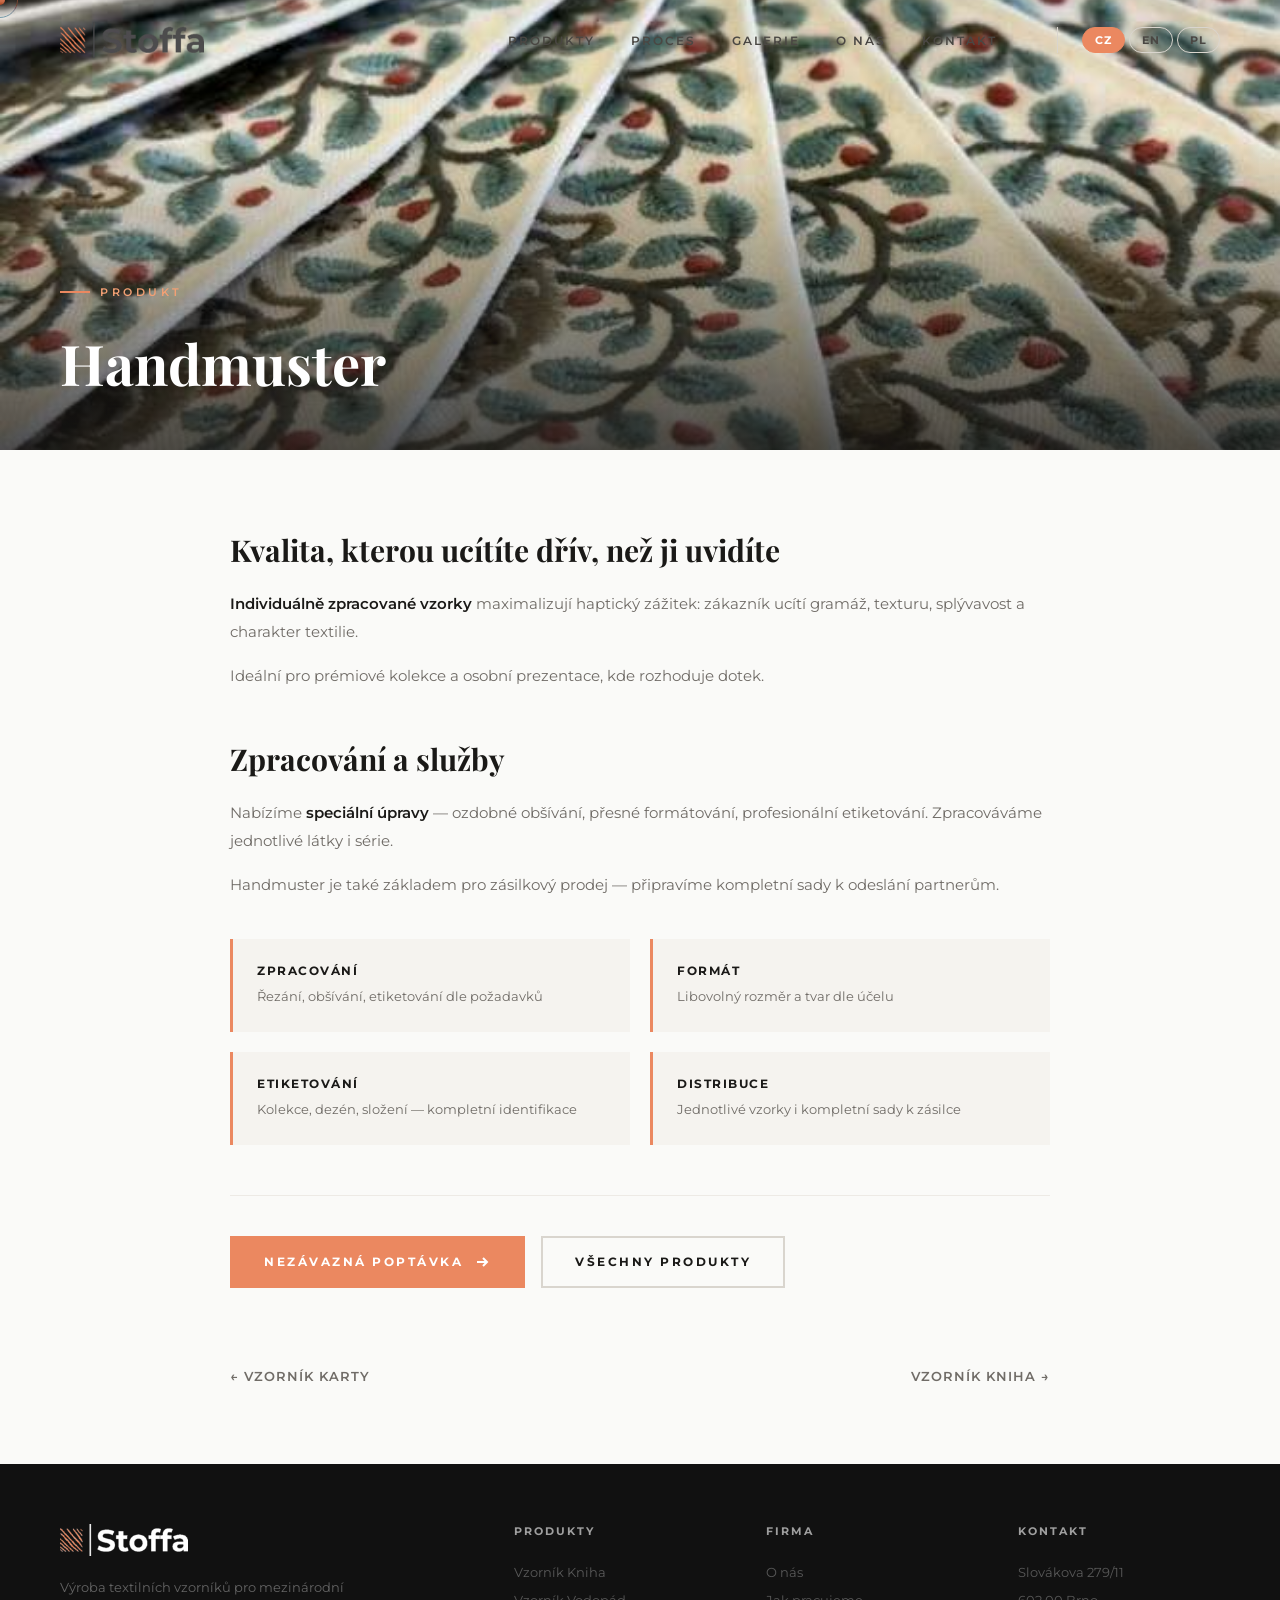
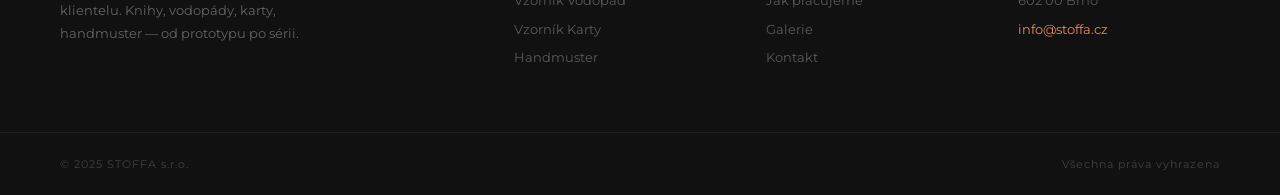
<file: handmuster.html>
<!DOCTYPE html>
<html lang="cs">
<head>
<meta charset="UTF-8">
<meta name="viewport" content="width=device-width,initial-scale=1">
<title>Handmuster — STOFFA s.r.o.</title>
<link rel="preconnect" href="https://fonts.googleapis.com">
<link href="https://fonts.googleapis.com/css2?family=Playfair+Display:ital,wght@0,400;0,500;0,600;0,700;0,800;1,400;1,500&family=Montserrat:wght@300;400;500;600;700&display=swap" rel="stylesheet">
<style>
*{margin:0;padding:0;box-sizing:border-box}
:root{--o:#EB8860;--od:#D4702A;--ol:#F2A074;--dk:#1A1917;--tx:#4A4743;--txl:#706C67;--bg:#FAFAF8;--cr:#F5F3EF;--gy:#EDEAE5;--gy2:#D9D5CE;--hd:'Playfair Display',Georgia,serif;--bd:'Montserrat',Helvetica,sans-serif}
html{scroll-behavior:smooth;overflow-x:hidden}body{font-family:var(--bd);color:var(--tx);background:var(--bg);cursor:none;overflow-x:hidden;font-weight:400}a{color:inherit;text-decoration:none}img{max-width:100%;display:block}
.cur{position:fixed;width:10px;height:10px;border-radius:50%;background:var(--o);pointer-events:none;z-index:10000;transition:transform .2s cubic-bezier(.16,1,.3,1),opacity .2s;mix-blend-mode:difference;transform:translate(-50%,-50%)}.cur-r{position:fixed;width:36px;height:36px;border-radius:50%;border:1.5px solid var(--o);pointer-events:none;z-index:9999;transition:transform .35s cubic-bezier(.16,1,.3,1),opacity .2s,width .3s,height .3s;mix-blend-mode:difference;transform:translate(-50%,-50%);opacity:.5}.cur.h{transform:translate(-50%,-50%) scale(0)}.cur-r.h{width:60px;height:60px;opacity:.3}@media(max-width:900px){.cur,.cur-r{display:none}body{cursor:auto}}
nav{position:fixed;top:0;left:0;right:0;z-index:100;padding:22px 60px;display:flex;align-items:center;justify-content:space-between;transition:all .5s cubic-bezier(.16,1,.3,1)}nav.sc{background:rgba(250,250,248,.96);backdrop-filter:blur(16px);box-shadow:0 1px 30px rgba(0,0,0,.06);padding:14px 60px}.nl img{height:36px;transition:height .3s}nav.sc .nl img{height:30px}.nk{display:flex;gap:36px;align-items:center}.nk a{font-size:12px;font-weight:600;letter-spacing:2px;text-transform:uppercase;position:relative;padding:4px 0;color:var(--tx)}.nk a::after{content:'';position:absolute;bottom:-2px;left:0;width:0;height:1.5px;background:var(--o);transition:width .4s cubic-bezier(.16,1,.3,1)}.nk a:hover::after{width:100%}.nk a:hover{color:var(--dk)}.ls{display:flex;gap:4px;margin-left:24px;border-left:1px solid var(--gy2);padding-left:24px}.lb{font-size:11px;font-weight:700;letter-spacing:1px;padding:5px 12px;border:1.5px solid var(--gy2);border-radius:24px;cursor:pointer;transition:all .3s;background:transparent;font-family:var(--bd);color:var(--tx)}.lb.act{background:var(--o);color:#fff;border-color:var(--o)}.hb{display:none;flex-direction:column;gap:5px;cursor:pointer;z-index:101}.hb span{width:26px;height:2px;background:var(--dk);transition:all .3s}.mm{display:none;position:fixed;inset:0;background:var(--bg);z-index:99;flex-direction:column;align-items:center;justify-content:center;gap:28px}.mm.op{display:flex}.mm a{font-size:20px;font-family:var(--hd);font-weight:600}@media(max-width:900px){nav{padding:16px 20px}nav.sc{padding:12px 20px}.nk{display:none}.hb{display:flex}}
.rv{opacity:0;transform:translateY(36px);transition:all .9s cubic-bezier(.16,1,.3,1)}.rv.vis{opacity:1;transform:translateY(0)}.d1{transition-delay:.1s}.d2{transition-delay:.2s}.d3{transition-delay:.3s}.d4{transition-delay:.4s}.d5{transition-delay:.5s}
section{padding:120px 60px}@media(max-width:768px){section{padding:80px 20px}}.st{display:inline-flex;align-items:center;gap:10px;font-size:11px;letter-spacing:3.5px;text-transform:uppercase;font-weight:600;color:var(--o);margin-bottom:16px}.st::before{content:'';width:30px;height:1.5px;background:var(--o)}.sh{font-family:var(--hd);font-size:clamp(30px,3.8vw,52px);font-weight:700;color:var(--dk);margin-bottom:20px;line-height:1.15}.sd{font-size:15px;line-height:1.85;max-width:580px;margin-bottom:60px;color:var(--txl)}
.bp{display:inline-flex;align-items:center;gap:10px;background:var(--o);color:#fff;padding:15px 32px;font-size:12px;font-weight:700;letter-spacing:2.5px;text-transform:uppercase;transition:all .4s cubic-bezier(.16,1,.3,1);border:2px solid var(--o);font-family:var(--bd);cursor:pointer}.bp:hover{background:var(--dk);border-color:var(--dk);transform:translateY(-2px)}.bp svg{transition:transform .3s}.bp:hover svg{transform:translateX(4px)}.bo{display:inline-flex;align-items:center;gap:10px;background:transparent;color:var(--dk);padding:15px 32px;font-size:12px;font-weight:700;letter-spacing:2.5px;text-transform:uppercase;transition:all .4s;border:2px solid var(--gy2);font-family:var(--bd);cursor:pointer}.bo:hover{border-color:var(--o);color:var(--o)}
footer{background:#111;padding:0}.ft-main{display:grid;grid-template-columns:2fr 1fr 1fr 1fr;gap:50px;padding:60px;border-bottom:1px solid rgba(255,255,255,.06)}.ft-brand{display:flex;flex-direction:column;gap:20px;align-items:flex-start}.ft-brand img{height:32px;width:auto;object-fit:contain}.ft-brand p{font-size:13px;line-height:1.8;color:rgba(255,255,255,.35);max-width:300px}.ft-col h5{font-size:11px;font-weight:700;letter-spacing:2px;text-transform:uppercase;color:rgba(255,255,255,.6);margin-bottom:20px}.ft-col a,.ft-col p{display:block;font-size:13px;line-height:2.2;color:rgba(255,255,255,.3);transition:color .2s}.ft-col a:hover{color:var(--o)}.ft-bot{display:flex;justify-content:space-between;align-items:center;padding:24px 60px;font-size:11px;color:rgba(255,255,255,.2);letter-spacing:1px}@media(max-width:768px){.ft-main{grid-template-columns:1fr 1fr;gap:30px;padding:40px 24px}.ft-bot{flex-direction:column;gap:12px;text-align:center;padding:20px 24px}}
.stt{position:fixed;bottom:32px;right:32px;width:44px;height:44px;background:var(--o);color:#fff;border:none;border-radius:50%;cursor:pointer;display:flex;align-items:center;justify-content:center;z-index:90;opacity:0;transform:translateY(20px);transition:all .3s;font-size:18px}.stt.sh{opacity:1;transform:translateY(0)}.stt:hover{background:var(--dk)}
.pp-hero{height:50vh;min-height:360px;position:relative;overflow:hidden}.pp-hero img{width:100%;height:100%;object-fit:cover}.pp-hero::after{content:'';position:absolute;inset:0;background:linear-gradient(transparent 30%,rgba(26,25,23,.75))}.pp-hero-text{position:absolute;bottom:50px;left:60px;color:#fff;z-index:2}.pp-hero-text .st{color:var(--ol)}.pp-hero-text h1{font-family:var(--hd);font-size:clamp(36px,5vw,56px);font-weight:700;margin-top:10px}
.pp-body{max-width:900px;margin:0 auto;padding:80px 40px}.pp-body h2{font-family:var(--hd);font-size:30px;font-weight:700;color:var(--dk);margin-bottom:20px;margin-top:50px}.pp-body h2:first-child{margin-top:0}.pp-body p{font-size:15px;line-height:1.85;color:var(--txl);margin-bottom:16px}.pp-body p strong{color:var(--dk);font-weight:600}
.pp-specs{display:grid;grid-template-columns:1fr 1fr;gap:20px;margin:40px 0}.pp-spec{padding:24px;background:var(--cr);border-left:3px solid var(--o)}.pp-spec h4{font-size:12px;font-weight:700;letter-spacing:1.5px;text-transform:uppercase;color:var(--dk);margin-bottom:6px}.pp-spec p{font-size:13px;color:var(--txl);margin:0}
.pp-cta{display:flex;gap:16px;margin-top:50px;padding-top:40px;border-top:1px solid var(--gy)}.pp-nav{display:flex;justify-content:space-between;max-width:900px;margin:0 auto;padding:0 40px 80px}.pp-nav a{font-size:13px;font-weight:600;letter-spacing:1px;text-transform:uppercase;color:var(--txl);transition:color .3s}.pp-nav a:hover{color:var(--o)}
@media(max-width:768px){.pp-hero-text{left:24px;bottom:30px}.pp-body{padding:50px 24px}.pp-specs{grid-template-columns:1fr}.pp-cta{flex-direction:column}.pp-nav{padding:0 24px 60px}}
</style>
</head>
<body>
<div class="cur" id="c"></div><div class="cur-r" id="cr"></div>
<nav id="nav"><a href="index.html" class="nl"><img src="img/logo.png" alt="Stoffa"></a><div class="nk"><a href="index.html#products">Produkty</a><a href="index.html#process">Proces</a><a href="index.html#gallery">Galerie</a><a href="index.html#about">O nás</a><a href="index.html#contact">Kontakt</a><div class="ls"><button class="lb act" data-lang="cz">CZ</button><button class="lb" data-lang="en">EN</button><button class="lb" data-lang="pl">PL</button></div></div><div class="hb" onclick="toggleMenu()"><span></span><span></span><span></span></div></nav>
<div class="mm" id="mm"><a href="index.html#products" onclick="toggleMenu()">Produkty</a><a href="index.html#process" onclick="toggleMenu()">Proces</a><a href="index.html#gallery" onclick="toggleMenu()">Galerie</a><a href="index.html#about" onclick="toggleMenu()">O nás</a><a href="index.html#contact" onclick="toggleMenu()">Kontakt</a></div>
<div class="pp-hero"><img src="img/product-handmuster.jpg" alt="Handmuster"><div class="pp-hero-text"><div class="st">Produkt</div><h1>Handmuster</h1></div></div>
<div class="pp-body"><h2>Kvalita, kterou ucítíte dřív, než ji uvidíte</h2><p><strong>Individuálně zpracované vzorky</strong> maximalizují haptický zážitek: zákazník ucítí gramáž, texturu, splývavost a charakter textilie.</p><p>Ideální pro prémiové kolekce a osobní prezentace, kde rozhoduje dotek.</p><h2>Zpracování a služby</h2><p>Nabízíme <strong>speciální úpravy</strong> — ozdobné obšívání, přesné formátování, profesionální etiketování. Zpracováváme jednotlivé látky i série.</p><p>Handmuster je také základem pro zásilkový prodej — připravíme kompletní sady k odeslání partnerům.</p><div class="pp-specs"><div class="pp-spec"><h4>Zpracování</h4><p>Řezání, obšívání, etiketování dle požadavků</p></div><div class="pp-spec"><h4>Formát</h4><p>Libovolný rozměr a tvar dle účelu</p></div><div class="pp-spec"><h4>Etiketování</h4><p>Kolekce, dezén, složení — kompletní identifikace</p></div><div class="pp-spec"><h4>Distribuce</h4><p>Jednotlivé vzorky i kompletní sady k zásilce</p></div></div>
<div class="pp-cta"><a href="index.html#contact" class="bp">Nezávazná poptávka <svg width="18" height="18" fill="none" stroke="currentColor" stroke-width="2"><path d="M4 9h10M10 5l4 4-4 4"/></svg></a><a href="index.html#products" class="bo">Všechny produkty</a></div></div>
<div class="pp-nav"><a href="karty.html">← Vzorník Karty</a><a href="kniha.html">Vzorník Kniha →</a></div>
<button class="stt" id="stt" onclick="scrollTo({top:0,behavior:'smooth'})">↑</button>
<footer><div class="ft-main"><div class="ft-brand"><img src="img/logo-light.png" alt="Stoffa"><p>Výroba textilních vzorníků pro mezinárodní klientelu. Knihy, vodopády, karty, handmuster — od prototypu po sérii.</p></div><div class="ft-col"><h5>Produkty</h5><a href="kniha.html">Vzorník Kniha</a><a href="vodopad.html">Vzorník Vodopád</a><a href="karty.html">Vzorník Karty</a><a href="handmuster.html">Handmuster</a></div><div class="ft-col"><h5>Firma</h5><a href="index.html#about">O nás</a><a href="index.html#process">Jak pracujeme</a><a href="index.html#gallery">Galerie</a><a href="index.html#contact">Kontakt</a></div><div class="ft-col"><h5>Kontakt</h5><p>Slovákova 279/11<br>602 00 Brno</p><a href="mailto:info@stoffa.cz" style="color:var(--o)">info@stoffa.cz</a></div></div><div class="ft-bot"><span>© 2025 STOFFA s.r.o.</span><span>Všechna práva vyhrazena</span></div></footer>
<script>
const c=document.getElementById('c'),cr=document.getElementById('cr');document.addEventListener('mousemove',e=>{c.style.left=cr.style.left=e.clientX+'px';c.style.top=cr.style.top=e.clientY+'px'});document.querySelectorAll('a,button,.pc,.gi,input,textarea,select').forEach(el=>{el.addEventListener('mouseenter',()=>{c.classList.add('h');cr.classList.add('h')});el.addEventListener('mouseleave',()=>{c.classList.remove('h');cr.classList.remove('h')})});
window.addEventListener('scroll',()=>{document.getElementById('nav').classList.toggle('sc',scrollY>60);const s=document.getElementById('stt');if(s)s.classList.toggle('sh',scrollY>600)});
function toggleMenu(){document.getElementById('mm').classList.toggle('op')}
const obs=new IntersectionObserver(e=>{e.forEach(i=>{if(i.isIntersecting)i.target.classList.add('vis')})},{threshold:.12});document.querySelectorAll('.rv').forEach(el=>obs.observe(el));
let lang='cz';document.querySelectorAll('.lb').forEach(b=>{b.addEventListener('click',()=>{lang=b.dataset.lang;document.querySelectorAll('.lb').forEach(x=>x.classList.remove('act'));document.querySelectorAll('[data-lang="'+lang+'"]').forEach(x=>x.classList.add('act'));document.querySelectorAll('[data-'+lang+']').forEach(el=>{const v=el.getAttribute('data-'+lang);if(v){if(el.tagName==='INPUT'||el.tagName==='TEXTAREA')el.placeholder=v;else el.innerHTML=v}});document.documentElement.lang=lang==='cz'?'cs':lang})});
</script>

</body>
</html>
</file>
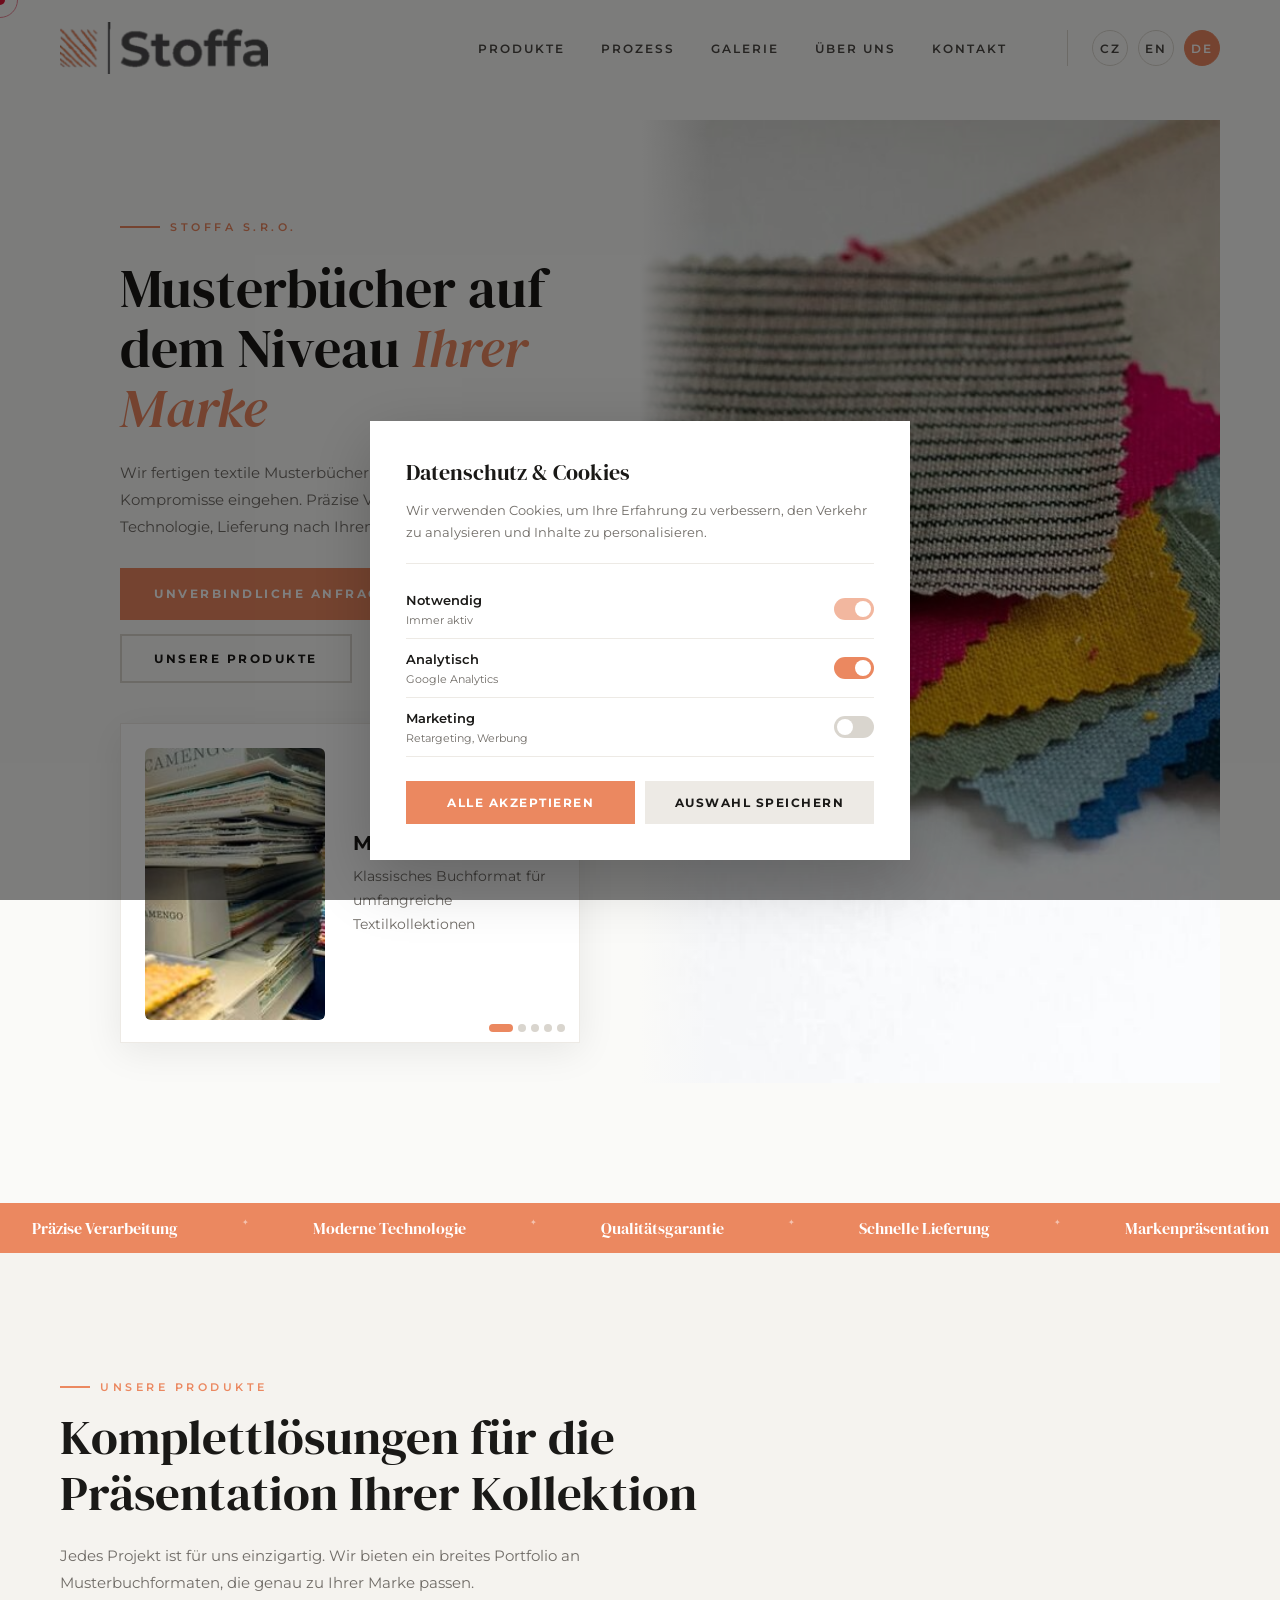
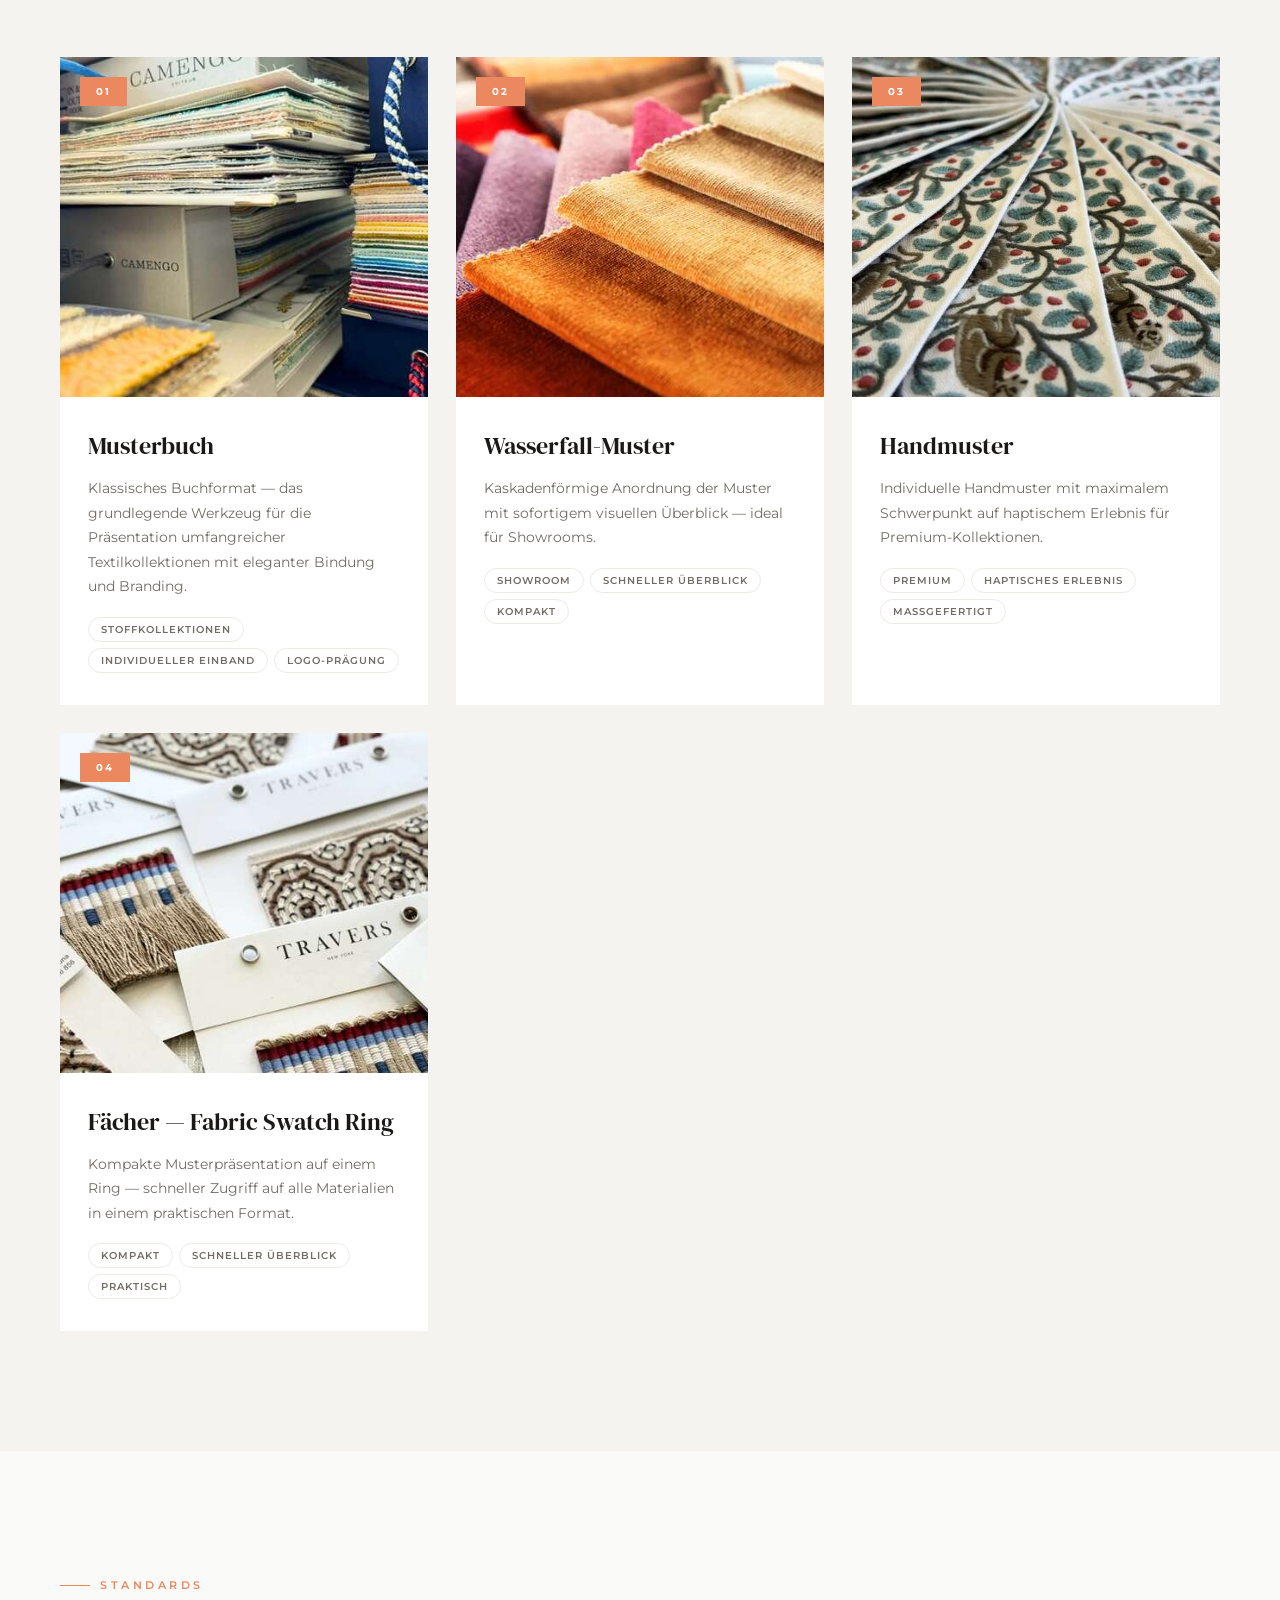
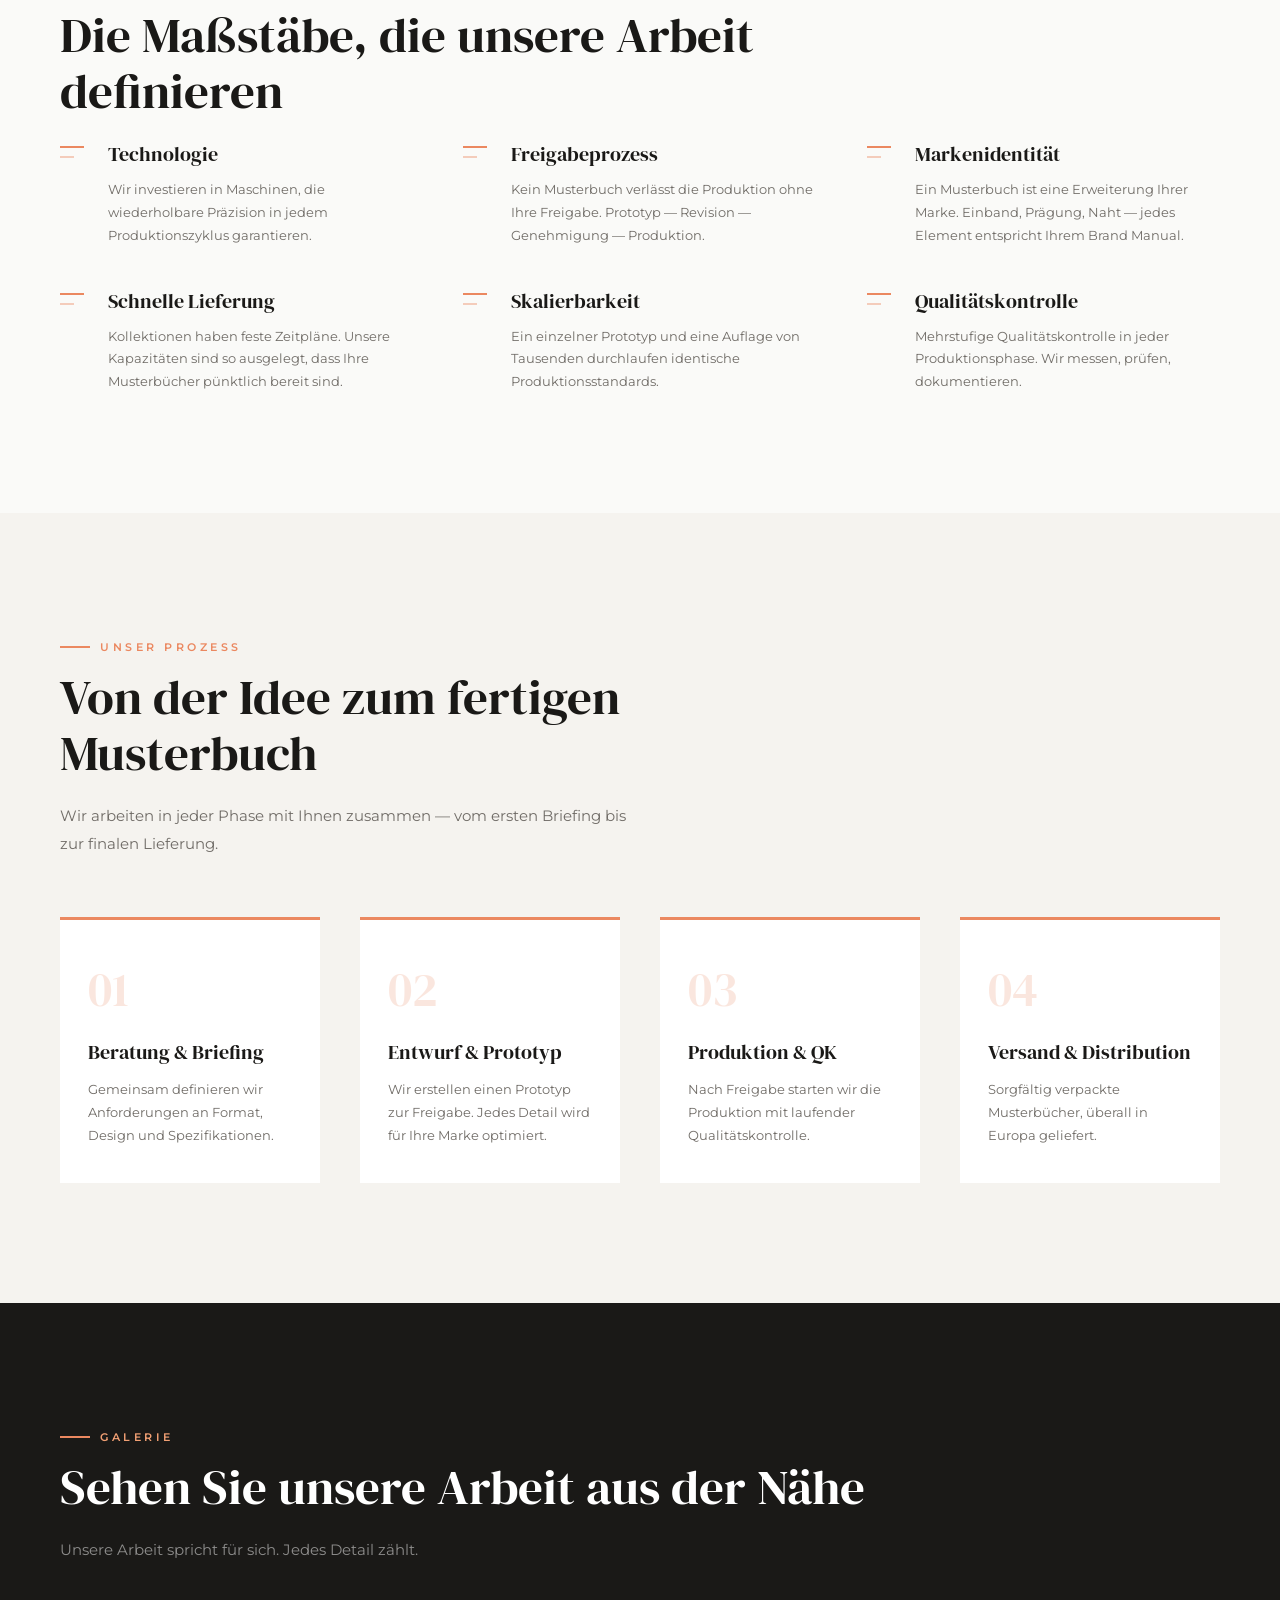
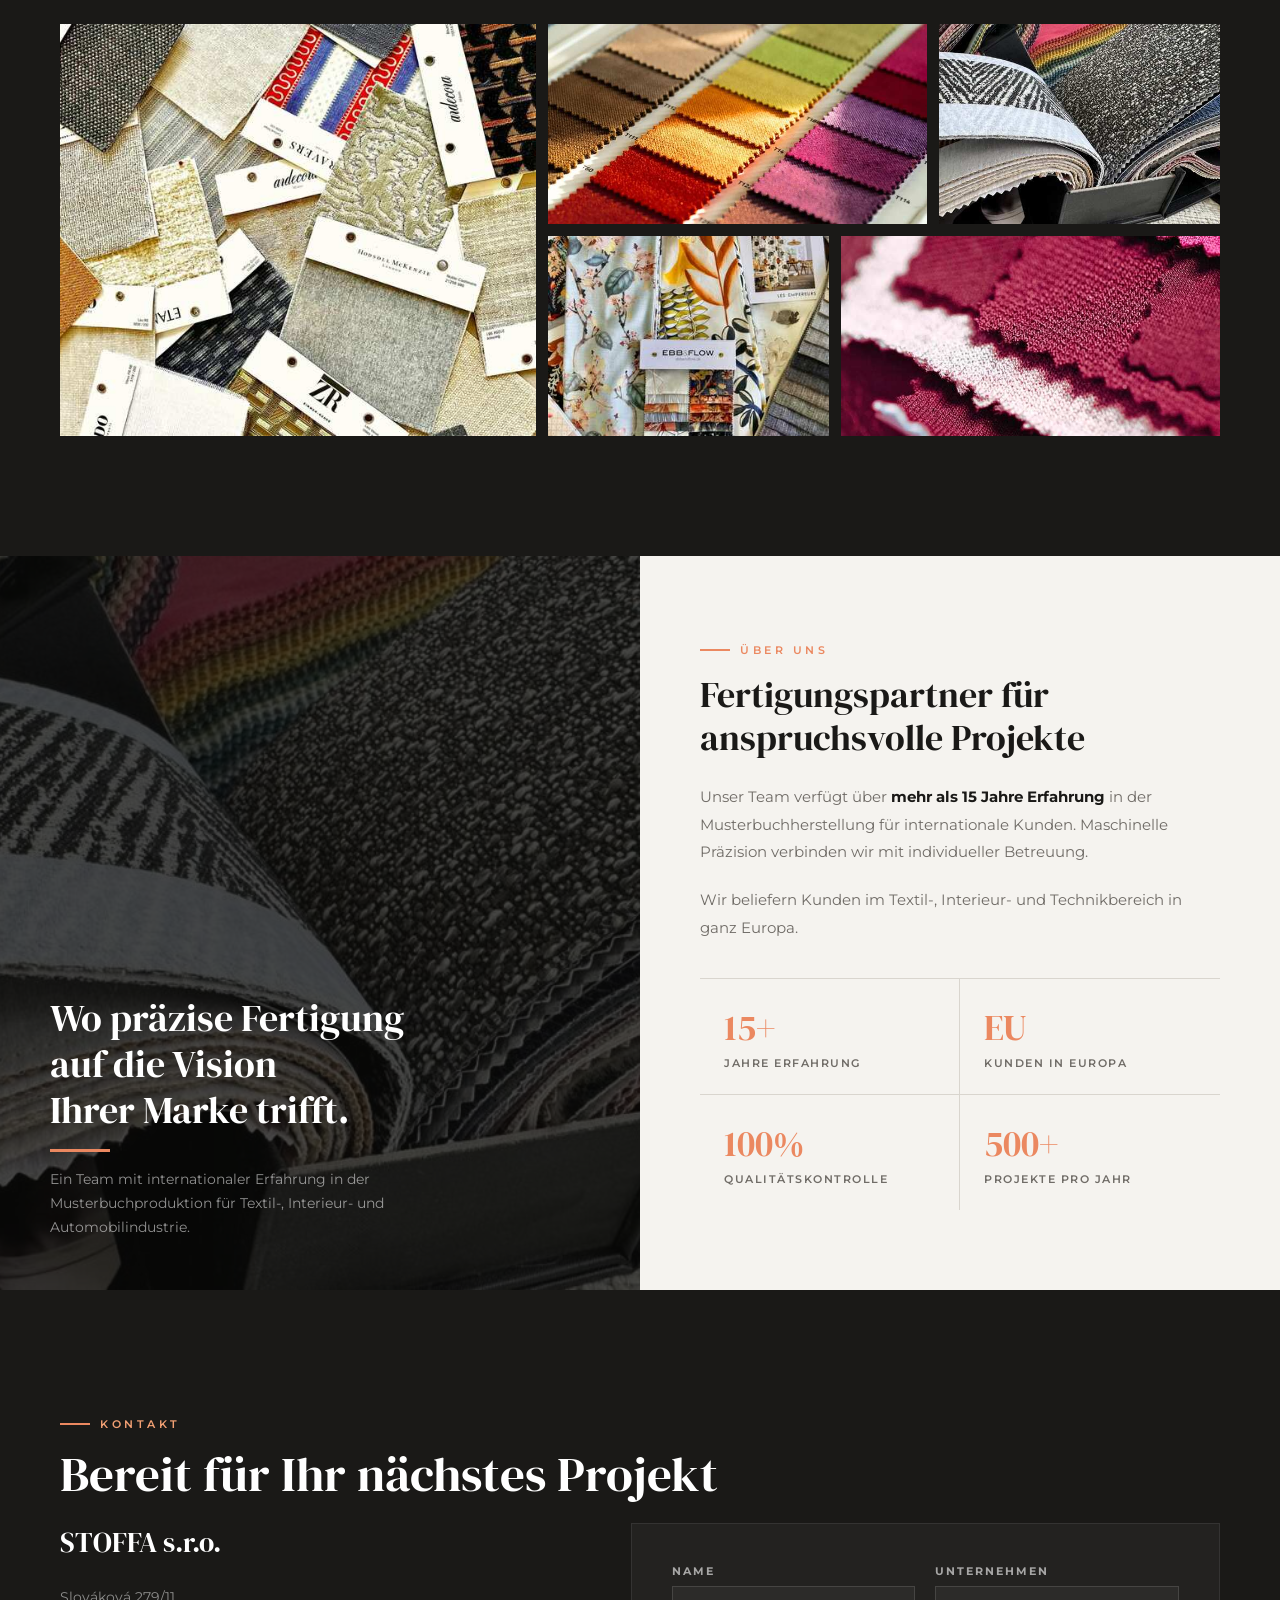
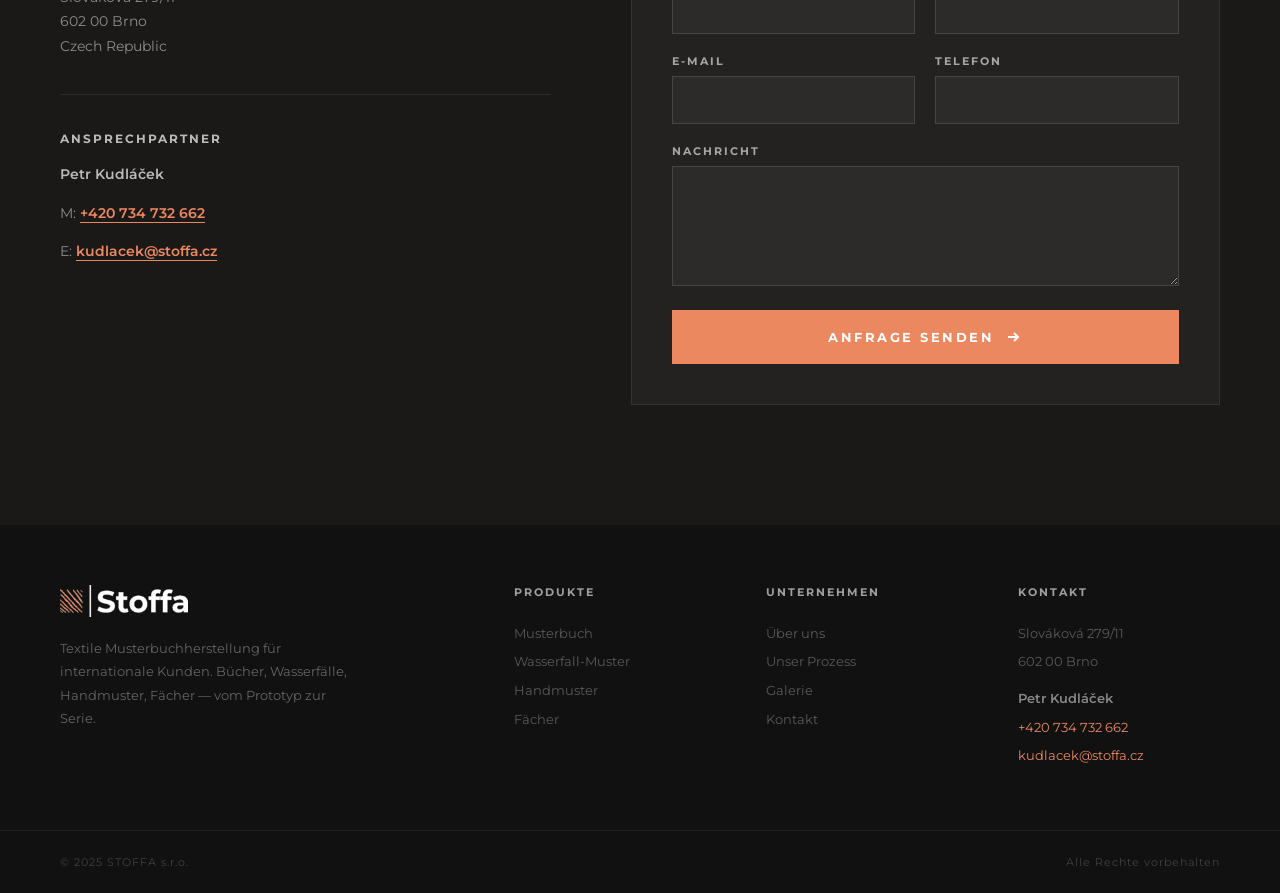
<file: index-de.html>
<!DOCTYPE html><html lang="de"><head><meta charset="UTF-8"><meta name="viewport" content="width=device-width,initial-scale=1"><title>Musterbücher auf dem Niveau Ihrer Marke — STOFFA s.r.o.</title><link rel="preconnect" href="https://fonts.googleapis.com"><link href="https://fonts.googleapis.com/css2?family=DM+Serif+Display:ital@0;1&family=Montserrat:wght@300;400;500;600;700&display=swap" rel="stylesheet"><style>*{margin:0;padding:0;box-sizing:border-box}
:root{--o:#EB8860;--od:#D4702A;--ol:#F2A074;--dk:#1A1917;--tx:#4A4743;--txl:#706C67;--bg:#FAFAF8;--cr:#F5F3EF;--gy:#EDEAE5;--gy2:#D9D5CE;--hd:'DM Serif Display',Georgia,serif;--bd:'Montserrat',Helvetica,sans-serif}
html{scroll-behavior:smooth;overflow-x:hidden}body{font-family:var(--bd);color:var(--tx);background:var(--bg);cursor:none;overflow-x:hidden;font-weight:400}a{color:inherit;text-decoration:none}img{max-width:100%;display:block}
.cur{position:fixed;width:10px;height:10px;border-radius:50%;background:var(--o);pointer-events:none;z-index:10000;transition:transform .2s cubic-bezier(.16,1,.3,1),opacity .2s;mix-blend-mode:difference;transform:translate(-50%,-50%)}.cur-r{position:fixed;width:36px;height:36px;border-radius:50%;border:1.5px solid var(--o);pointer-events:none;z-index:9999;transition:transform .35s cubic-bezier(.16,1,.3,1),opacity .2s,width .3s,height .3s;mix-blend-mode:difference;transform:translate(-50%,-50%);opacity:.5}.cur.h{transform:translate(-50%,-50%) scale(0)}.cur-r.h{width:60px;height:60px;opacity:.3}@media(max-width:900px){.cur,.cur-r{display:none}body{cursor:auto}}
nav{position:fixed;top:0;left:0;right:0;z-index:100;padding:22px 60px;display:flex;align-items:center;justify-content:space-between;transition:all .5s cubic-bezier(.16,1,.3,1)}nav.sc{background:rgba(250,250,248,.96);backdrop-filter:blur(16px);box-shadow:0 1px 30px rgba(0,0,0,.06);padding:14px 60px}.nl img{height:52px;transition:height .3s}nav.sc .nl img{height:42px}.nk{display:flex;gap:36px;align-items:center}.nk a{font-size:12px;font-weight:600;letter-spacing:2px;text-transform:uppercase;position:relative;padding:4px 0;color:var(--tx)}.nk a::after{content:'';position:absolute;bottom:-2px;left:0;width:0;height:1.5px;background:var(--o);transition:width .4s cubic-bezier(.16,1,.3,1)}.nk a:hover::after{width:100%}.nk a:hover{color:var(--dk)}.ls{display:flex;gap:10px;margin-left:24px;border-left:1px solid var(--gy2);padding-left:24px}.lb{font-size:11px;font-weight:700;letter-spacing:.5px;width:36px;height:36px;display:inline-flex;align-items:center;justify-content:center;border:1.5px solid var(--gy2);border-radius:50%;cursor:pointer;transition:all .3s;background:transparent;font-family:var(--bd);color:var(--tx);text-decoration:none}.lb.act{background:var(--o);color:#fff;border-color:var(--o)}.hb{display:none;flex-direction:column;gap:5px;cursor:pointer;z-index:101}.hb span{width:26px;height:2px;background:var(--dk);transition:all .3s}.mm{display:none;position:fixed;inset:0;background:var(--bg);z-index:99;flex-direction:column;align-items:center;justify-content:center;gap:28px}.mm.op{display:flex}.mm a{font-size:20px;font-family:var(--hd);font-weight:400}@media(max-width:900px){nav{padding:16px 20px}nav.sc{padding:12px 20px}.nk{display:none}.hb{display:flex}}
.rv{opacity:0;transform:translateY(36px);transition:all .9s cubic-bezier(.16,1,.3,1)}.rv.vis{opacity:1;transform:translateY(0)}.d1{transition-delay:.1s}.d2{transition-delay:.2s}.d3{transition-delay:.3s}.d4{transition-delay:.4s}.d5{transition-delay:.5s}
section{padding:120px 60px}@media(max-width:768px){section{padding:80px 20px}}.st{display:inline-flex;align-items:center;gap:10px;font-size:11px;letter-spacing:3.5px;text-transform:uppercase;font-weight:600;color:var(--o);margin-bottom:16px}.st::before{content:'';width:30px;height:1.5px;background:var(--o)}.sh{font-family:var(--hd);font-size:clamp(30px,3.8vw,52px);font-weight:400;color:var(--dk);margin-bottom:20px;line-height:1.15}.sd{font-size:15px;line-height:1.85;max-width:580px;margin-bottom:60px;color:var(--txl)}
.bp{display:inline-flex;align-items:center;gap:10px;background:var(--o);color:#fff;padding:15px 32px;font-size:12px;font-weight:700;letter-spacing:2.5px;text-transform:uppercase;transition:all .4s cubic-bezier(.16,1,.3,1);border:2px solid var(--o);font-family:var(--bd);cursor:pointer}.bp:hover{background:var(--dk);border-color:var(--dk);transform:translateY(-2px)}.bp svg{transition:transform .3s}.bp:hover svg{transform:translateX(4px)}.bo{display:inline-flex;align-items:center;gap:10px;background:transparent;color:var(--dk);padding:15px 32px;font-size:12px;font-weight:700;letter-spacing:2.5px;text-transform:uppercase;transition:all .4s;border:2px solid var(--gy2);font-family:var(--bd);cursor:pointer}.bo:hover{border-color:var(--o);color:var(--o)}
.hero{display:grid;grid-template-columns:1fr 1fr;position:relative;overflow:hidden}.hl{display:flex;flex-direction:column;justify-content:center;padding:100px 60px 40px}.htag{display:inline-flex;align-items:center;gap:10px;font-size:11px;letter-spacing:3.5px;text-transform:uppercase;font-weight:600;color:var(--o);margin-bottom:24px}.htag::before{content:'';width:40px;height:1.5px;background:var(--o)}.hero h1{font-family:var(--hd);font-size:clamp(36px,4.2vw,60px);font-weight:400;line-height:1.12;color:var(--dk);margin-bottom:20px}.hero h1 em{font-style:italic;color:var(--o)}.hdesc{font-size:15px;line-height:1.8;color:var(--txl);max-width:480px;margin-bottom:28px}.hcta{display:flex;gap:14px;flex-wrap:wrap}.hr{position:relative;overflow:hidden}.hr img{width:100%;height:100%;object-fit:cover;animation:hz 25s ease-in-out infinite alternate}.hr::after{content:'';position:absolute;inset:0;background:linear-gradient(to right,var(--bg) 0%,transparent 12%)}@keyframes hz{0%{transform:scale(1.04)}100%{transform:scale(1)}}
.hcar{width:100%;height:320px;margin-top:40px;position:relative;overflow:hidden;border:1px solid var(--gy);background:#fff;box-shadow:0 8px 36px rgba(0,0,0,.08)}.hcar-track{display:flex;flex-direction:column;animation:hslide 15s ease-in-out infinite}.hcar-item{min-height:320px;display:flex;align-items:center;gap:28px;padding:24px}.hcar-item img{width:180px;height:272px;object-fit:cover;border-radius:6px;flex-shrink:0}.hcar-info{display:flex;flex-direction:column;gap:10px;flex:1}.hcar-info span{font-size:20px;font-weight:700;letter-spacing:1.5px;text-transform:uppercase;color:var(--dk)}.hcar-info small{font-size:14px;color:var(--txl);line-height:1.7}.hcar-dots{position:absolute;bottom:10px;right:14px;display:flex;gap:5px}.hcar-dots i{width:8px;height:8px;border-radius:50%;background:var(--gy2);transition:all .3s}.hcar-dots i.ac{background:var(--o);width:24px;border-radius:4px}@keyframes hslide{0%,16%{transform:translateY(0)}20%,36%{transform:translateY(-320px)}40%,56%{transform:translateY(-640px)}60%,76%{transform:translateY(-960px)}80%,96%{transform:translateY(-1280px)}100%{transform:translateY(0)}}
@media(max-width:900px){.hero{grid-template-columns:1fr}.hl{padding:90px 24px 30px}.hr{height:300px}.hr::after{background:linear-gradient(to top,var(--bg) 0%,transparent 20%)}.hcar{height:260px}.hcar-item{min-height:260px;padding:16px}.hcar-item img{width:120px;height:220px}}
.mq{overflow:hidden;background:var(--o);padding:14px 0;white-space:nowrap}.mqt{display:flex;animation:m 35s linear infinite}.mqt span{font-family:var(--hd);font-size:16px;font-weight:400;color:#fff;padding:0 32px;flex-shrink:0}.mqt .dt{font-size:8px;opacity:.5}@keyframes m{0%{transform:translateX(0)}100%{transform:translateX(-50%)}}
.products{background:var(--cr)}.pg{display:grid;grid-template-columns:repeat(auto-fill,minmax(280px,1fr));gap:28px}.pc{background:#fff;overflow:hidden;position:relative;transition:transform .5s cubic-bezier(.16,1,.3,1),box-shadow .5s;cursor:pointer;color:inherit}.pc:hover{transform:translateY(-6px);box-shadow:0 24px 60px rgba(0,0,0,.08)}.pci{height:340px;overflow:hidden;position:relative}.pci img{width:100%;height:100%;object-fit:cover;transition:transform .7s cubic-bezier(.16,1,.3,1)}.pc:hover .pci img{transform:scale(1.06)}.pci .pcb{position:absolute;top:20px;left:20px;background:var(--o);color:#fff;font-size:10px;font-weight:700;letter-spacing:2px;text-transform:uppercase;padding:8px 16px;z-index:2}.pcbd{padding:32px 28px}.pcbd h3{font-family:var(--hd);font-size:24px;font-weight:400;color:var(--dk);margin-bottom:14px}.pcbd p{font-size:14px;line-height:1.75;color:var(--txl)}.pctg{display:flex;flex-wrap:wrap;gap:6px;margin-top:18px}.pctg span{font-size:10px;font-weight:600;letter-spacing:1px;text-transform:uppercase;padding:5px 12px;border:1px solid var(--gy);color:var(--txl);border-radius:20px}
.fg2{display:grid;grid-template-columns:repeat(3,1fr);gap:40px 50px}@media(max-width:900px){.fg2{grid-template-columns:1fr 1fr}}@media(max-width:560px){.fg2{grid-template-columns:1fr}}.ft2{position:relative;padding-left:48px}.ft2::before{content:'';position:absolute;left:0;top:6px;width:24px;height:2px;background:var(--o)}.ft2::after{content:'';position:absolute;left:0;top:16px;width:14px;height:2px;background:var(--o);opacity:.4}.ft2 h4{font-family:var(--hd);font-size:20px;font-weight:400;color:var(--dk);margin-bottom:10px}.ft2 p{font-size:13px;line-height:1.75;color:var(--txl)}
.process{background:var(--cr)}.prg{display:grid;grid-template-columns:repeat(4,1fr);gap:40px}@media(max-width:900px){.prg{grid-template-columns:1fr 1fr}}@media(max-width:560px){.prg{grid-template-columns:1fr}}.ps{padding:36px 28px;background:#fff;border-top:3px solid var(--o);transition:transform .3s,box-shadow .3s}.ps:hover{transform:translateY(-4px);box-shadow:0 16px 40px rgba(0,0,0,.06)}.psn{font-family:var(--hd);font-size:48px;font-weight:400;color:var(--o);opacity:.2;margin-bottom:16px}.ps h3{font-family:var(--hd);font-size:20px;font-weight:400;color:var(--dk);margin-bottom:12px}.ps p{font-size:13px;line-height:1.75;color:var(--txl)}
.gallery{background:var(--dk);color:#fff}.gallery .st{color:var(--ol)}.gallery .sh{color:#fff}.gallery .sd{color:rgba(255,255,255,.5)}.gg{display:grid;grid-template-columns:repeat(12,1fr);grid-auto-rows:200px;gap:12px}.gi{overflow:hidden;position:relative}.gi img{width:100%;height:100%;object-fit:cover;transition:transform .7s cubic-bezier(.16,1,.3,1)}.gi:hover img{transform:scale(1.05)}.g1{grid-column:span 5;grid-row:span 2}.g2{grid-column:span 4}.g3{grid-column:span 3}.g4{grid-column:span 3}.g5{grid-column:span 4}@media(max-width:768px){.gg{grid-template-columns:1fr 1fr;grid-auto-rows:180px}.g1,.g2,.g3,.g4,.g5{grid-column:span 1;grid-row:span 1}.g1{grid-column:span 2}}
.contact{background:var(--dk);color:#fff;position:relative;overflow:hidden}.contact .st{color:var(--ol)}.contact .sh{color:#fff}.contact .sd{color:rgba(255,255,255,.5)}.cg{display:grid;grid-template-columns:1fr 1.2fr;gap:80px;position:relative;z-index:2}.ci h3{font-family:var(--hd);font-size:28px;font-weight:400;color:#fff;margin-bottom:24px}.ci p{margin-bottom:14px;line-height:1.75;font-size:14px;color:rgba(255,255,255,.5)}.ci a{color:var(--o);font-weight:600;border-bottom:1px solid var(--o)}.cd{margin-top:36px;padding-top:36px;border-top:1px solid rgba(255,255,255,.08)}.cd h4{font-size:12px;font-weight:700;letter-spacing:2px;text-transform:uppercase;color:rgba(255,255,255,.7);margin-bottom:16px}.cf{background:rgba(255,255,255,.04);border:1px solid rgba(255,255,255,.08);padding:40px}.cf .fg{margin-bottom:20px}.cf .fg label{display:block;font-size:11px;letter-spacing:2px;text-transform:uppercase;font-weight:700;margin-bottom:8px;color:rgba(255,255,255,.6)}.cf .fg input,.cf .fg textarea{width:100%;padding:14px 18px;border:1px solid rgba(255,255,255,.12);background:rgba(255,255,255,.04);font-size:14px;font-family:var(--bd);transition:border .3s;outline:none;color:#fff}.cf .fg input:focus,.cf .fg textarea:focus{border-color:var(--o)}.cf .fg textarea{height:120px;resize:vertical}.cf .fr{display:grid;grid-template-columns:1fr 1fr;gap:20px}.cf .sub{width:100%;background:var(--o);color:#fff;border:none;padding:18px;font-size:13px;font-weight:700;letter-spacing:2.5px;text-transform:uppercase;cursor:pointer;font-family:var(--bd);transition:all .3s;display:flex;align-items:center;justify-content:center;gap:10px;margin-top:8px}.cf .sub:hover{background:#fff;color:var(--dk)}@media(max-width:768px){.cg{grid-template-columns:1fr}.cf .fr{grid-template-columns:1fr}.cf{padding:28px}}
@media(max-width:900px){#about>div{grid-template-columns:1fr !important}#about>div>div:first-child{min-height:350px !important}}
footer{background:#111;padding:0}.ft-main{display:grid;grid-template-columns:2fr 1fr 1fr 1fr;gap:50px;padding:60px;border-bottom:1px solid rgba(255,255,255,.06)}.ft-brand{display:flex;flex-direction:column;gap:20px;align-items:flex-start}.ft-brand img{height:32px;width:auto;object-fit:contain;background:none!important}.ft-brand p{font-size:13px;line-height:1.8;color:rgba(255,255,255,.35);max-width:300px}.ft-col h5{font-size:11px;font-weight:700;letter-spacing:2px;text-transform:uppercase;color:rgba(255,255,255,.6);margin-bottom:20px}.ft-col a,.ft-col p{display:block;font-size:13px;line-height:2.2;color:rgba(255,255,255,.3);transition:color .2s}.ft-col a:hover{color:var(--o)}.ft-bot{display:flex;justify-content:space-between;align-items:center;padding:24px 60px;font-size:11px;color:rgba(255,255,255,.2);letter-spacing:1px}@media(max-width:768px){.ft-main{grid-template-columns:1fr 1fr;gap:30px;padding:40px 24px}.ft-bot{flex-direction:column;gap:12px;text-align:center;padding:20px 24px}}
.stt{position:fixed;bottom:32px;right:32px;width:44px;height:44px;background:var(--o);color:#fff;border:none;border-radius:50%;cursor:pointer;display:flex;align-items:center;justify-content:center;z-index:90;opacity:0;transform:translateY(20px);transition:all .3s;font-size:18px}.stt.sh{opacity:1;transform:translateY(0)}.stt:hover{background:var(--dk)}
.ck-overlay{position:fixed;inset:0;background:rgba(0,0,0,.5);z-index:300;display:none;align-items:flex-end;justify-content:center}.ck-overlay.show{display:flex}
.ck-box{background:#fff;max-width:540px;width:100%;margin:0 0 40px;padding:36px;box-shadow:0 20px 60px rgba(0,0,0,.2);position:relative}
.ck-box h3{font-family:var(--hd);font-size:22px;font-weight:400;color:var(--dk);margin-bottom:12px}
.ck-box p{font-size:13px;line-height:1.7;color:var(--txl);margin-bottom:20px}
.ck-box a{color:var(--o);text-decoration:underline}
.ck-toggles{border-top:1px solid var(--gy);padding-top:16px;margin-bottom:24px}
.ck-row{display:flex;align-items:center;justify-content:space-between;padding:10px 0;border-bottom:1px solid var(--gy)}
.ck-row span{font-size:13px;font-weight:600;color:var(--dk)}
.ck-row small{font-size:11px;color:var(--txl)}
.ck-row label{position:relative;width:40px;height:22px;cursor:pointer}
.ck-row input{opacity:0;width:0;height:0}
.ck-slider{position:absolute;inset:0;background:var(--gy2);border-radius:22px;transition:.3s}
.ck-slider::before{content:'';position:absolute;width:16px;height:16px;left:3px;bottom:3px;background:#fff;border-radius:50%;transition:.3s}
.ck-row input:checked+.ck-slider{background:var(--o)}
.ck-row input:checked+.ck-slider::before{transform:translateX(18px)}
.ck-row input:disabled+.ck-slider{opacity:.6;cursor:not-allowed}
.ck-btns{display:flex;gap:10px}
.ck-btns button{flex:1;padding:14px;font-size:12px;font-weight:700;letter-spacing:1.5px;text-transform:uppercase;cursor:pointer;font-family:var(--bd);border:none;transition:all .3s}
.ck-accept{background:var(--o);color:#fff}.ck-accept:hover{background:var(--dk)}
.ck-save{background:var(--gy);color:var(--dk)}.ck-save:hover{background:var(--gy2)}
@media(max-width:768px){.ck-box{margin:0;max-width:100%}.ck-btns{flex-direction:column}}
.pp-hero{height:50vh;min-height:360px;position:relative;overflow:hidden}.pp-hero img{width:100%;height:100%;object-fit:cover}.pp-hero::after{content:'';position:absolute;inset:0;background:linear-gradient(transparent 30%,rgba(26,25,23,.75))}.pp-hero-text{position:absolute;bottom:50px;left:60px;color:#fff;z-index:2}.pp-hero-text .st{color:var(--ol)}.pp-hero-text h1{font-family:var(--hd);font-size:clamp(36px,5vw,56px);font-weight:400;margin-top:10px}
.pp-body{max-width:900px;margin:0 auto;padding:80px 40px}.pp-body h2{font-family:var(--hd);font-size:30px;font-weight:400;color:var(--dk);margin-bottom:20px;margin-top:50px}.pp-body h2:first-child{margin-top:0}.pp-body p{font-size:15px;line-height:1.85;color:var(--txl);margin-bottom:16px}.pp-body p strong{color:var(--dk);font-weight:600}
.pp-specs{display:grid;grid-template-columns:1fr 1fr;gap:20px;margin:40px 0}.pp-spec{padding:24px;background:var(--cr);border-left:3px solid var(--o)}.pp-spec h4{font-size:12px;font-weight:700;letter-spacing:1.5px;text-transform:uppercase;color:var(--dk);margin-bottom:6px}.pp-spec p{font-size:13px;color:var(--txl);margin:0}
.pp-cta{display:flex;gap:16px;margin-top:50px;padding-top:40px;border-top:1px solid var(--gy)}.pp-nav{display:flex;justify-content:space-between;max-width:900px;margin:0 auto;padding:0 40px 80px}.pp-nav a{font-size:13px;font-weight:600;letter-spacing:1px;text-transform:uppercase;color:var(--txl);transition:color .3s}.pp-nav a:hover{color:var(--o)}
@media(max-width:768px){.pp-hero-text{left:24px;bottom:30px}.pp-body{padding:50px 24px}.pp-specs{grid-template-columns:1fr}.pp-cta{flex-direction:column}.pp-nav{padding:0 24px 60px}}
.proc-video{margin-top:60px;position:relative;overflow:hidden;border-radius:0}
.proc-video video{width:100%;display:block}
.proc-video-overlay{position:absolute;inset:0;background:linear-gradient(transparent 60%,rgba(26,25,23,.6));pointer-events:none}
</style></head><body><div class="cur" id="c"></div><div class="cur-r" id="cr"></div>
<nav id="nav"><a href="index-de.html" class="nl"><img src="img/logo.png" alt="Stoffa"></a><div class="nk"><a href="index-de.html#products">Produkte</a><a href="index-de.html#process">Prozess</a><a href="index-de.html#gallery">Galerie</a><a href="index-de.html#about">Über uns</a><a href="index-de.html#contact">Kontakt</a><div class="ls"><a href="index.html" class="lb">CZ</a><a href="index-en.html" class="lb">EN</a><a href="index-de.html" class="lb act">DE</a></div></div><div class="hb" onclick="toggleMenu()"><span></span><span></span><span></span></div></nav>
<div class="mm" id="mm"><a href="index-de.html#products" onclick="toggleMenu()">Produkte</a><a href="index-de.html#process" onclick="toggleMenu()">Prozess</a><a href="index-de.html#gallery" onclick="toggleMenu()">Galerie</a><a href="index-de.html#about" onclick="toggleMenu()">Über uns</a><a href="index-de.html#contact" onclick="toggleMenu()">Kontakt</a></div>
<section class="hero" id="hero"><div class="hl"><div class="htag">Stoffa s.r.o.</div><h1>Musterbücher auf dem Niveau <em>Ihrer Marke</em></h1><p class="hdesc">Wir fertigen textile Musterbücher für Marken, die keine Kompromisse eingehen. Präzise Verarbeitung, moderne Technologie, Lieferung nach Ihrem Zeitplan.</p><div class="hcta"><a href="#contact" class="bp">Unverbindliche Anfrage <svg width="18" height="18" fill="none" stroke="currentColor" stroke-width="2"><path d="M4 9h10M10 5l4 4-4 4"/></svg></a><a href="#products" class="bo">Unsere Produkte</a></div>
<div class="hcar" id="hcar"><div class="hcar-track" id="hcarTrack"><div class="hcar-item"><img src="img/carousel-kniha.jpg" alt=""><div class="hcar-info"><span>Musterbuch</span><small>Klassisches Buchformat für umfangreiche Textilkollektionen</small></div></div><div class="hcar-item"><img src="img/carousel-vodopad.jpg" alt=""><div class="hcar-info"><span>Wasserfall-Muster</span><small>Kaskadenübersicht der gesamten Kollektion auf einen Blick</small></div></div><div class="hcar-item"><img src="img/carousel-handmuster.jpg" alt=""><div class="hcar-info"><span>Handmuster</span><small>Handmuster mit Schwerpunkt auf haptischem Erlebnis</small></div></div><div class="hcar-item"><img src="img/carousel-karty.jpg" alt=""><div class="hcar-info"><span>Fächer</span><small>Fabric Swatch Ring — kompakte Präsentation auf einem Ring</small></div></div><div class="hcar-item"><img src="img/carousel-serie.jpg" alt=""><div class="hcar-info"><span>Musterserie</span><small>Großserienproduktion mit garantierter einheitlicher Qualität</small></div></div></div><div class="hcar-dots"><i class="ac"></i><i></i><i></i><i></i><i></i></div></div>
</div><div class="hr"><img src="img/hero.jpg" alt="Stoffa"></div></section>
<div class="mq"><div class="mqt"><span>Präzise Verarbeitung</span><span class="dt">✦</span><span>Moderne Technologie</span><span class="dt">✦</span><span>Qualitätsgarantie</span><span class="dt">✦</span><span>Schnelle Lieferung</span><span class="dt">✦</span><span>Markenpräsentation</span><span class="dt">✦</span><span>Freigabeprozess</span><span class="dt">✦</span><span>Vom Einzelstück zur Serie</span><span class="dt">✦</span><span>Präzise Verarbeitung</span><span class="dt">✦</span><span>Moderne Technologie</span><span class="dt">✦</span><span>Qualitätsgarantie</span><span class="dt">✦</span><span>Schnelle Lieferung</span><span class="dt">✦</span><span>Markenpräsentation</span><span class="dt">✦</span><span>Freigabeprozess</span><span class="dt">✦</span><span>Vom Einzelstück zur Serie</span><span class="dt">✦</span></div></div>
<section class="products" id="products"><div class="rv" style="max-width:700px"><div class="st">Unsere Produkte</div><h2 class="sh">Komplettlösungen für die Präsentation Ihrer Kollektion</h2><p class="sd">Jedes Projekt ist für uns einzigartig. Wir bieten ein breites Portfolio an Musterbuchformaten, die genau zu Ihrer Marke passen.</p></div><div class="pg">
<a href="kniha-de.html" class="pc rv"><div class="pci"><div class="pcb">01</div><img src="img/product-kniha.jpg" alt=""></div><div class="pcbd"><h3>Musterbuch</h3><p>Klassisches Buchformat — das grundlegende Werkzeug für die Präsentation umfangreicher Textilkollektionen mit eleganter Bindung und Branding.</p><div class="pctg"><span>Stoffkollektionen</span><span>Individueller Einband</span><span>Logo-Prägung</span></div></div></a>
<a href="vodopad-de.html" class="pc rv d1"><div class="pci"><div class="pcb">02</div><img src="img/product-vodopad.jpg" alt=""></div><div class="pcbd"><h3>Wasserfall-Muster</h3><p>Kaskadenförmige Anordnung der Muster mit sofortigem visuellen Überblick — ideal für Showrooms.</p><div class="pctg"><span>Showroom</span><span>Schneller Überblick</span><span>Kompakt</span></div></div></a>
<a href="handmuster-de.html" class="pc rv d2"><div class="pci"><div class="pcb">03</div><img src="img/product-handmuster.jpg" alt=""></div><div class="pcbd"><h3>Handmuster</h3><p>Individuelle Handmuster mit maximalem Schwerpunkt auf haptischem Erlebnis für Premium-Kollektionen.</p><div class="pctg"><span>Premium</span><span>Haptisches Erlebnis</span><span>Maßgefertigt</span></div></div></a>
<a href="vejir-de.html" class="pc rv d3"><div class="pci"><div class="pcb">04</div><img src="img/product-karty.jpg" alt=""></div><div class="pcbd"><h3>Fächer — Fabric Swatch Ring</h3><p>Kompakte Musterpräsentation auf einem Ring — schneller Zugriff auf alle Materialien in einem praktischen Format.</p><div class="pctg"><span>Kompakt</span><span>Schneller Überblick</span><span>Praktisch</span></div></div></a>
</div></section>
<section id="features"><div class="rv" style="max-width:700px"><div class="st">Standards</div><h2 class="sh">Die Maßstäbe, die unsere Arbeit definieren</h2></div><div class="fg2"><div class="ft2 rv d0"><h4>Technologie</h4><p>Wir investieren in Maschinen, die wiederholbare Präzision in jedem Produktionszyklus garantieren.</p></div><div class="ft2 rv d1"><h4>Freigabeprozess</h4><p>Kein Musterbuch verlässt die Produktion ohne Ihre Freigabe. Prototyp — Revision — Genehmigung — Produktion.</p></div><div class="ft2 rv d2"><h4>Markenidentität</h4><p>Ein Musterbuch ist eine Erweiterung Ihrer Marke. Einband, Prägung, Naht — jedes Element entspricht Ihrem Brand Manual.</p></div><div class="ft2 rv d3"><h4>Schnelle Lieferung</h4><p>Kollektionen haben feste Zeitpläne. Unsere Kapazitäten sind so ausgelegt, dass Ihre Musterbücher pünktlich bereit sind.</p></div><div class="ft2 rv d4"><h4>Skalierbarkeit</h4><p>Ein einzelner Prototyp und eine Auflage von Tausenden durchlaufen identische Produktionsstandards.</p></div><div class="ft2 rv d5"><h4>Qualitätskontrolle</h4><p>Mehrstufige Qualitätskontrolle in jeder Produktionsphase. Wir messen, prüfen, dokumentieren.</p></div></div></section>
<section class="process" id="process"><div class="rv" style="max-width:700px"><div class="st">Unser Prozess</div><h2 class="sh">Von der Idee zum fertigen Musterbuch</h2><p class="sd">Wir arbeiten in jeder Phase mit Ihnen zusammen — vom ersten Briefing bis zur finalen Lieferung.</p></div><div class="prg"><div class="ps rv d0"><div class="psn">01</div><h3>Beratung & Briefing</h3><p>Gemeinsam definieren wir Anforderungen an Format, Design und Spezifikationen.</p></div><div class="ps rv d1"><div class="psn">02</div><h3>Entwurf & Prototyp</h3><p>Wir erstellen einen Prototyp zur Freigabe. Jedes Detail wird für Ihre Marke optimiert.</p></div><div class="ps rv d2"><div class="psn">03</div><h3>Produktion & QK</h3><p>Nach Freigabe starten wir die Produktion mit laufender Qualitätskontrolle.</p></div><div class="ps rv d3"><div class="psn">04</div><h3>Versand & Distribution</h3><p>Sorgfältig verpackte Musterbücher, überall in Europa geliefert.</p></div></div></section>
<section class="gallery" id="gallery"><div class="rv"><div class="st">Galerie</div><h2 class="sh">Sehen Sie unsere Arbeit aus der Nähe</h2><p class="sd">Unsere Arbeit spricht für sich. Jedes Detail zählt.</p></div><div class="gg rv"><div class="gi g1"><img src="img/gallery-1.jpg" alt=""></div><div class="gi g2"><img src="img/gallery-2.jpg" alt=""></div><div class="gi g3"><img src="img/gallery-3.jpg" alt=""></div><div class="gi g4"><img src="img/gallery-4.jpg" alt=""></div><div class="gi g5"><img src="img/gallery-5.jpg" alt=""></div></div></section>
<section id="about" style="padding:0;overflow:hidden"><div style="display:grid;grid-template-columns:1fr 1fr;min-height:560px"><div style="position:relative;overflow:hidden"><img src="img/about.jpg" alt="" style="width:100%;height:100%;object-fit:cover"><div style="position:absolute;inset:0;background:rgba(10,10,8,.75)"></div><div style="position:absolute;bottom:50px;left:50px;right:50px;color:#fff"><div style="font-family:var(--hd);font-size:clamp(28px,3vw,40px);font-weight:400;line-height:1.2;margin-bottom:16px">Wo präzise Fertigung<br>auf die Vision<br>Ihrer Marke trifft.</div><div style="width:60px;height:3px;background:var(--o);margin-bottom:16px"></div><p style="font-size:14px;line-height:1.7;opacity:.55;max-width:400px">Ein Team mit internationaler Erfahrung in der Musterbuchproduktion für Textil-, Interieur- und Automobilindustrie.</p></div></div>
<div style="padding:80px 60px;display:flex;flex-direction:column;justify-content:center;background:var(--cr)"><div class="rv"><div class="st">Über uns</div><h2 style="font-family:var(--hd);font-size:clamp(26px,2.8vw,38px);font-weight:400;color:var(--dk);margin-bottom:24px;line-height:1.2">Fertigungspartner für anspruchsvolle Projekte</h2><p style="font-size:15px;line-height:1.85;color:var(--txl);margin-bottom:20px">Unser Team verfügt über <strong style="color:var(--dk)">mehr als 15 Jahre Erfahrung</strong> in der Musterbuchherstellung für internationale Kunden. Maschinelle Präzision verbinden wir mit individueller Betreuung.</p><p style="font-size:15px;line-height:1.85;color:var(--txl);margin-bottom:36px">Wir beliefern Kunden im Textil-, Interieur- und Technikbereich in ganz Europa.</p></div>
<div style="display:grid;grid-template-columns:1fr 1fr;gap:0;border-top:1px solid var(--gy2)" class="rv d1"><div style="padding:24px;border-right:1px solid var(--gy2)"><div style="font-family:var(--hd);font-size:36px;font-weight:400;color:var(--o)">15+</div><div style="font-size:11px;font-weight:600;letter-spacing:1.5px;text-transform:uppercase;color:var(--txl);margin-top:4px">Jahre Erfahrung</div></div><div style="padding:24px"><div style="font-family:var(--hd);font-size:36px;font-weight:400;color:var(--o)">EU</div><div style="font-size:11px;font-weight:600;letter-spacing:1.5px;text-transform:uppercase;color:var(--txl);margin-top:4px">Kunden in Europa</div></div><div style="padding:24px;border-right:1px solid var(--gy2);border-top:1px solid var(--gy2)"><div style="font-family:var(--hd);font-size:36px;font-weight:400;color:var(--o)">100%</div><div style="font-size:11px;font-weight:600;letter-spacing:1.5px;text-transform:uppercase;color:var(--txl);margin-top:4px">Qualitätskontrolle</div></div><div style="padding:24px;border-top:1px solid var(--gy2)"><div style="font-family:var(--hd);font-size:36px;font-weight:400;color:var(--o)">500+</div><div style="font-size:11px;font-weight:600;letter-spacing:1.5px;text-transform:uppercase;color:var(--txl);margin-top:4px">Projekte pro Jahr</div></div></div></div></div></section>
<section class="contact" id="contact"><div class="rv" style="max-width:700px"><div class="st">Kontakt</div><h2 class="sh">Bereit für Ihr nächstes Projekt</h2></div><div class="cg"><div class="ci rv"><h3>STOFFA s.r.o.</h3><p>Slováková 279/11<br>602 00 Brno<br>Czech Republic</p><div class="cd"><h4>Ansprechpartner</h4><p style="color:rgba(255,255,255,.7);font-weight:600">Petr Kudláček</p><p>M: <a href="tel:+420734732662">+420 734 732 662</a></p><p>E: <a href="mailto:kudlacek@stoffa.cz">kudlacek@stoffa.cz</a></p></div></div>
<div class="cf rv d1"><div class="fr"><div class="fg"><label>Name</label><input type="text"></div><div class="fg"><label>Unternehmen</label><input type="text"></div></div><div class="fr"><div class="fg"><label>E-Mail</label><input type="email"></div><div class="fg"><label>Telefon</label><input type="tel"></div></div><div class="fg"><label>Nachricht</label><textarea></textarea></div><button class="sub">Anfrage senden <svg width="18" height="18" fill="none" stroke="currentColor" stroke-width="2"><path d="M4 9h10M10 5l4 4-4 4"/></svg></button></div></div></section><button class="stt" id="stt" onclick="scrollTo({top:0,behavior:'smooth'})">↑</button><footer><div class="ft-main"><div class="ft-brand"><img src="img/logo-light.png" alt="Stoffa"><p>Textile Musterbuchherstellung für internationale Kunden. Bücher, Wasserfälle, Handmuster, Fächer — vom Prototyp zur Serie.</p></div><div class="ft-col"><h5>Produkte</h5><a href="kniha-de.html">Musterbuch</a><a href="vodopad-de.html">Wasserfall-Muster</a><a href="handmuster-de.html">Handmuster</a><a href="vejir-de.html">Fächer</a></div><div class="ft-col"><h5>Unternehmen</h5><a href="index-de.html#about">Über uns</a><a href="index-de.html#process">Unser Prozess</a><a href="index-de.html#gallery">Galerie</a><a href="index-de.html#contact">Kontakt</a></div><div class="ft-col"><h5>Kontakt</h5><p>Slováková 279/11<br>602 00 Brno</p><p style="color:rgba(255,255,255,.5);font-weight:600;margin-top:8px">Petr Kudláček</p><a href="tel:+420734732662" style="color:var(--o)">+420 734 732 662</a><a href="mailto:kudlacek@stoffa.cz" style="color:var(--o)">kudlacek@stoffa.cz</a></div></div><div class="ft-bot"><span>© 2025 STOFFA s.r.o.</span><span>Alle Rechte vorbehalten</span></div></footer><div class="ck-overlay" id="ck"><div class="ck-box">
<h3>Datenschutz & Cookies</h3>
<p>Wir verwenden Cookies, um Ihre Erfahrung zu verbessern, den Verkehr zu analysieren und Inhalte zu personalisieren.</p>
<div class="ck-toggles">
<div class="ck-row"><div><span>Notwendig</span><br><small>Immer aktiv</small></div><label><input type="checkbox" checked disabled><span class="ck-slider"></span></label></div>
<div class="ck-row"><div><span>Analytisch</span><br><small>Google Analytics</small></div><label><input type="checkbox" id="ck-an" checked><span class="ck-slider"></span></label></div>
<div class="ck-row"><div><span>Marketing</span><br><small>Retargeting, Werbung</small></div><label><input type="checkbox" id="ck-mk"><span class="ck-slider"></span></label></div>
</div>
<div class="ck-btns"><button class="ck-accept" onclick="acceptAll()">Alle akzeptieren</button><button class="ck-save" onclick="saveCk()">Auswahl speichern</button></div>
</div></div><script>
const c=document.getElementById('c'),cr=document.getElementById('cr');document.addEventListener('mousemove',e=>{c.style.left=cr.style.left=e.clientX+'px';c.style.top=cr.style.top=e.clientY+'px'});document.querySelectorAll('a,button,.pc,.gi,input,textarea').forEach(el=>{el.addEventListener('mouseenter',()=>{c.classList.add('h');cr.classList.add('h')});el.addEventListener('mouseleave',()=>{c.classList.remove('h');cr.classList.remove('h')})});
window.addEventListener('scroll',()=>{document.getElementById('nav').classList.toggle('sc',scrollY>60);const s=document.getElementById('stt');if(s)s.classList.toggle('sh',scrollY>600)});
function toggleMenu(){document.getElementById('mm').classList.toggle('op')}
const obs=new IntersectionObserver(e=>{e.forEach(i=>{if(i.isIntersecting)i.target.classList.add('vis')})},{threshold:.12});document.querySelectorAll('.rv').forEach(el=>obs.observe(el));
// GDPR Cookies
const ckEl=document.getElementById('ck');
if(ckEl&&!localStorage.getItem('ck_consent')){setTimeout(()=>ckEl.classList.add('show'),1200)}
function acceptAll(){const an=document.getElementById('ck-an');const mk=document.getElementById('ck-mk');if(an)an.checked=true;if(mk)mk.checked=true;saveCk()}
function saveCk(){const an=document.getElementById('ck-an');const mk=document.getElementById('ck-mk');const consent={necessary:true,analytics:an?an.checked:false,marketing:mk?mk.checked:false,timestamp:new Date().toISOString()};localStorage.setItem('ck_consent',JSON.stringify(consent));document.getElementById('ck').classList.remove('show')}
</script><script>const track=document.getElementById('hcarTrack'),dots=document.querySelectorAll('.hcar-dots i');if(track&&dots.length){setInterval(()=>{const m=getComputedStyle(track).transform;if(m&&m!=='none'){const ty=parseFloat(m.split(',')[5])||0;const idx=Math.round(Math.abs(ty)/320)%5;dots.forEach((d,i)=>d.classList.toggle('ac',i===idx))}},200)}</script></body></html>
</file>
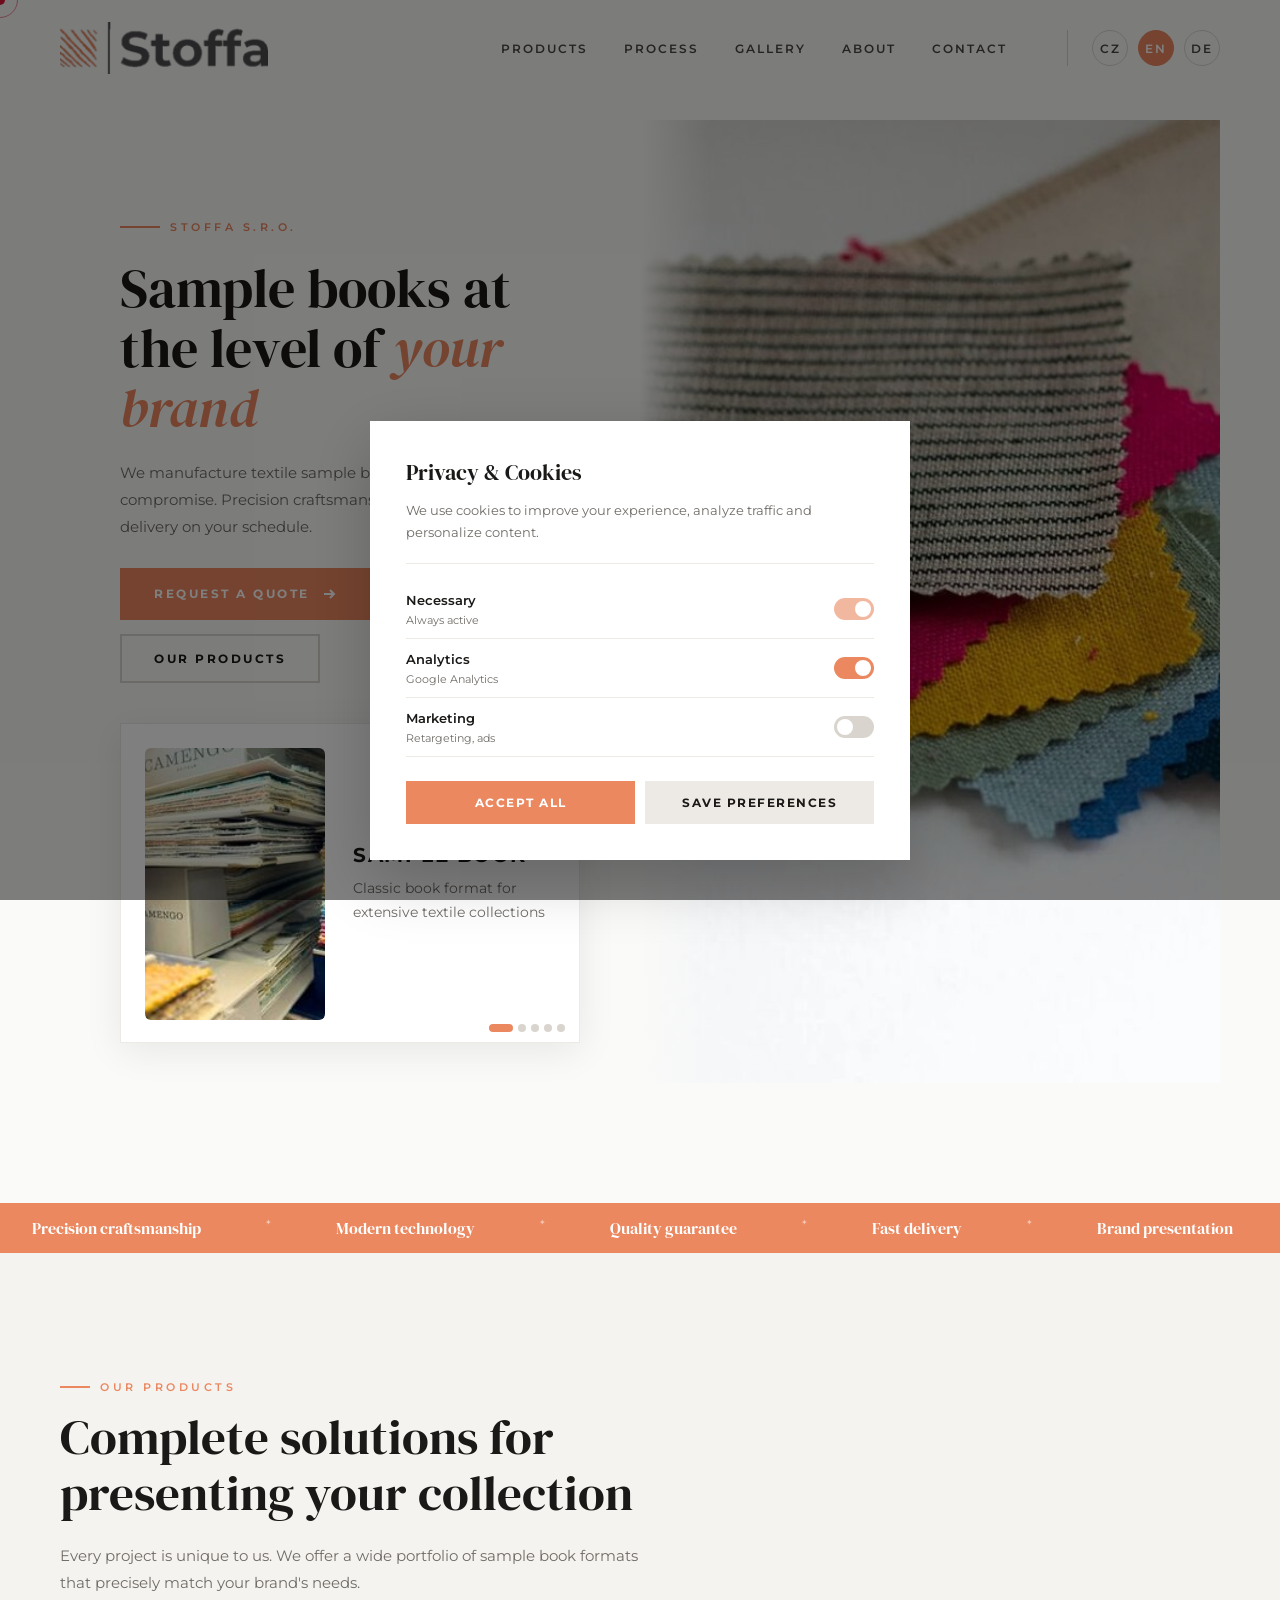
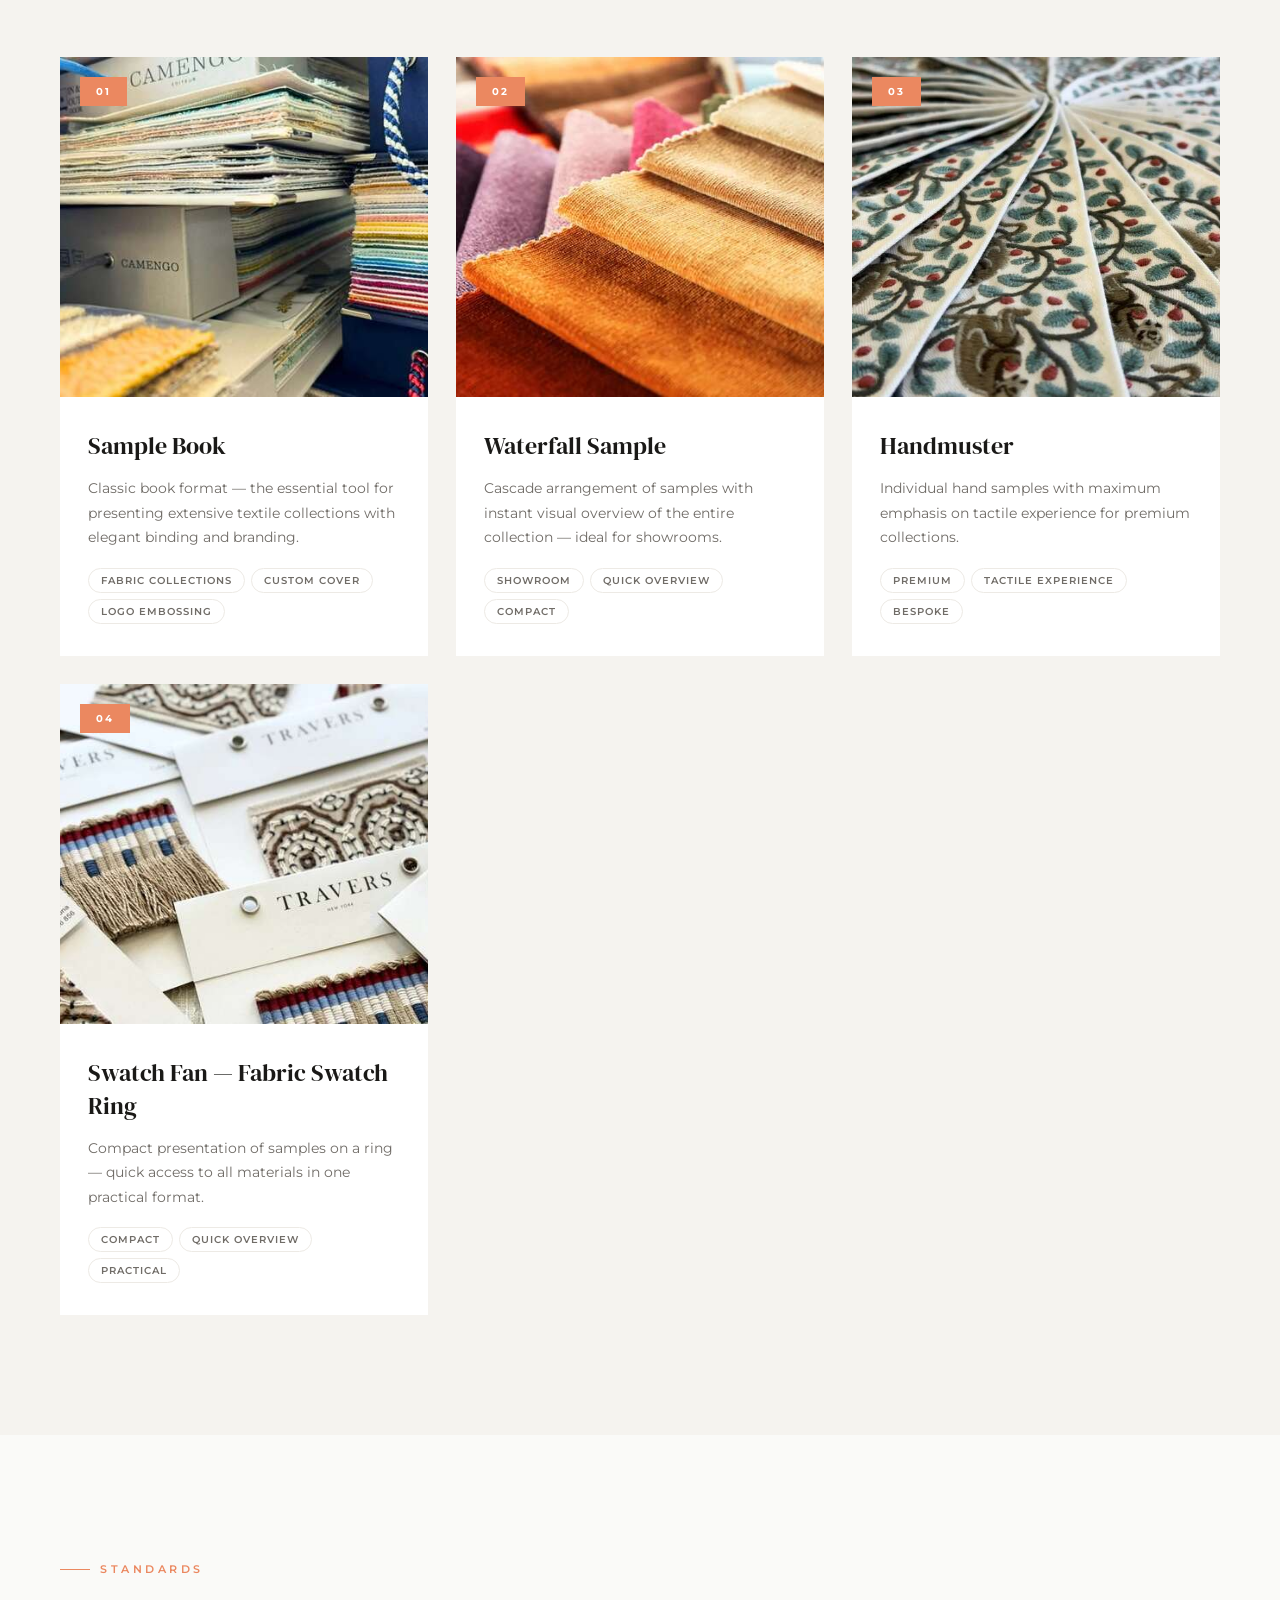
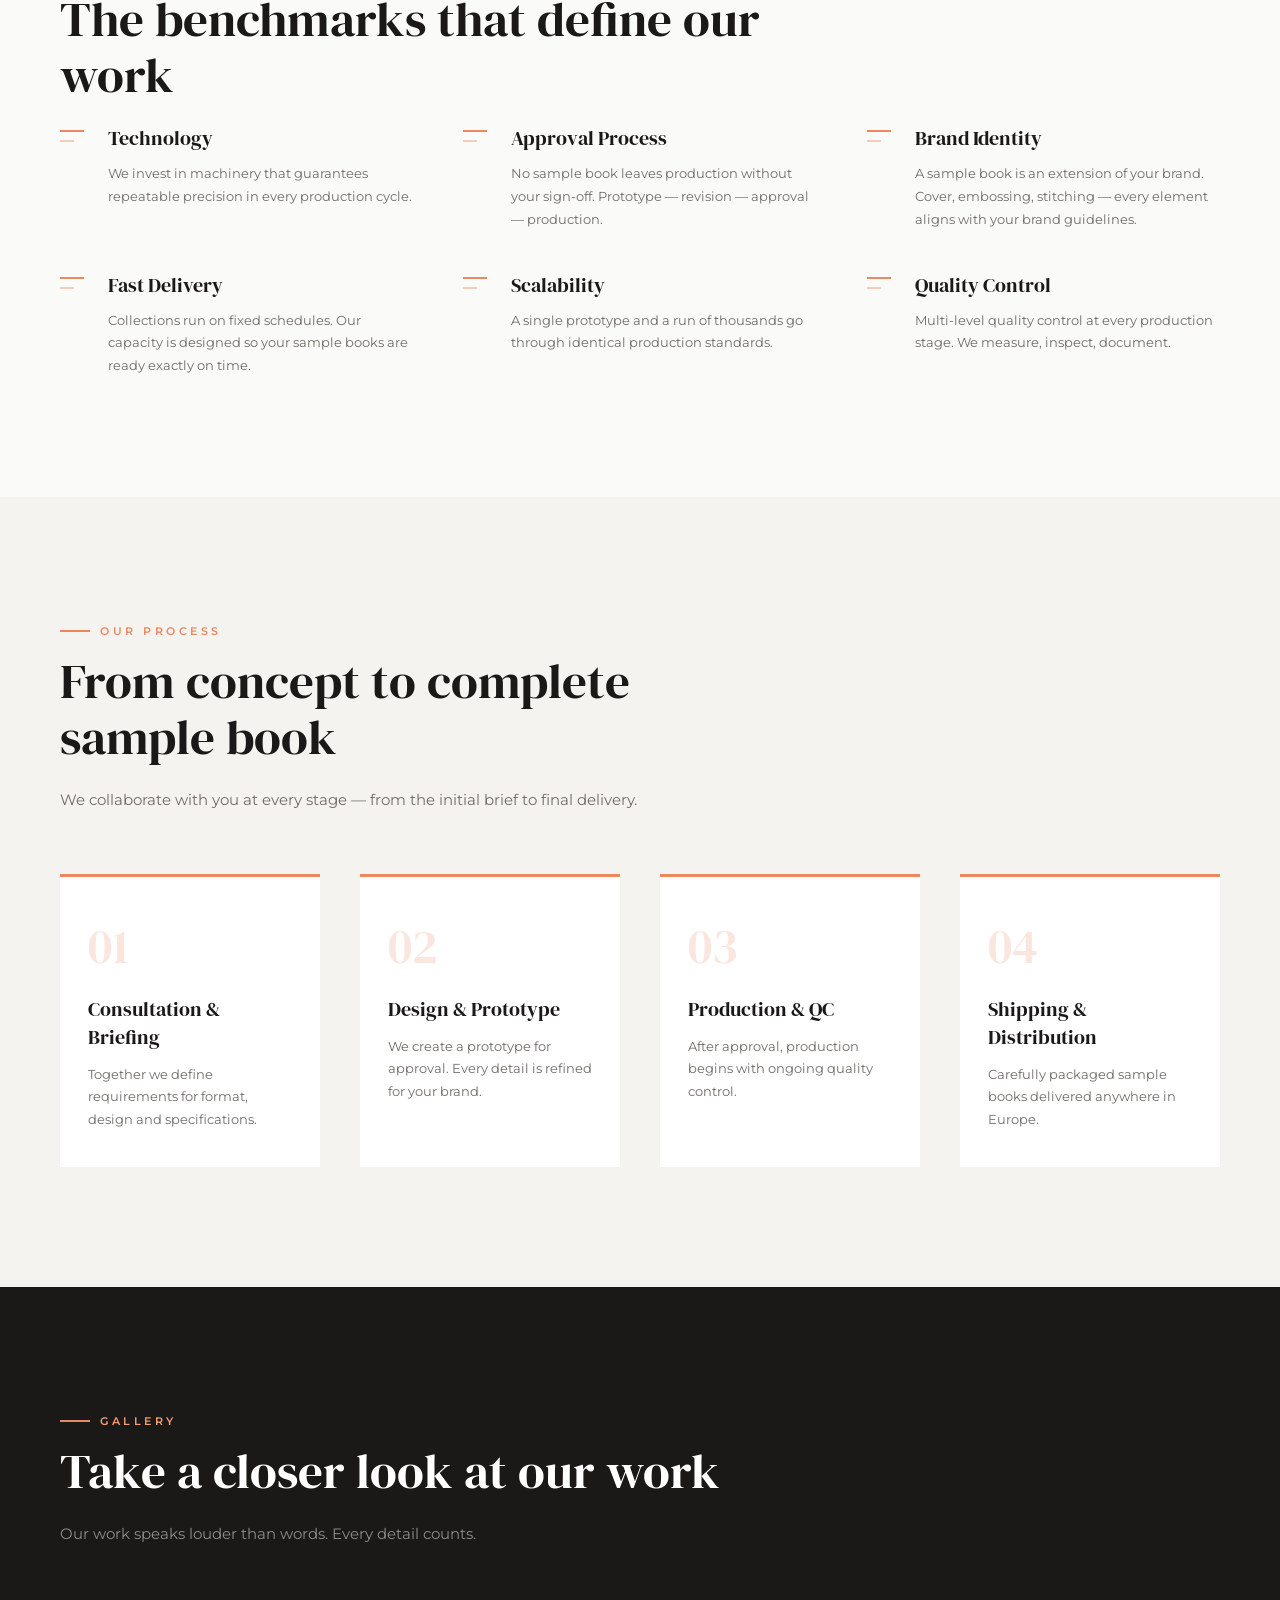
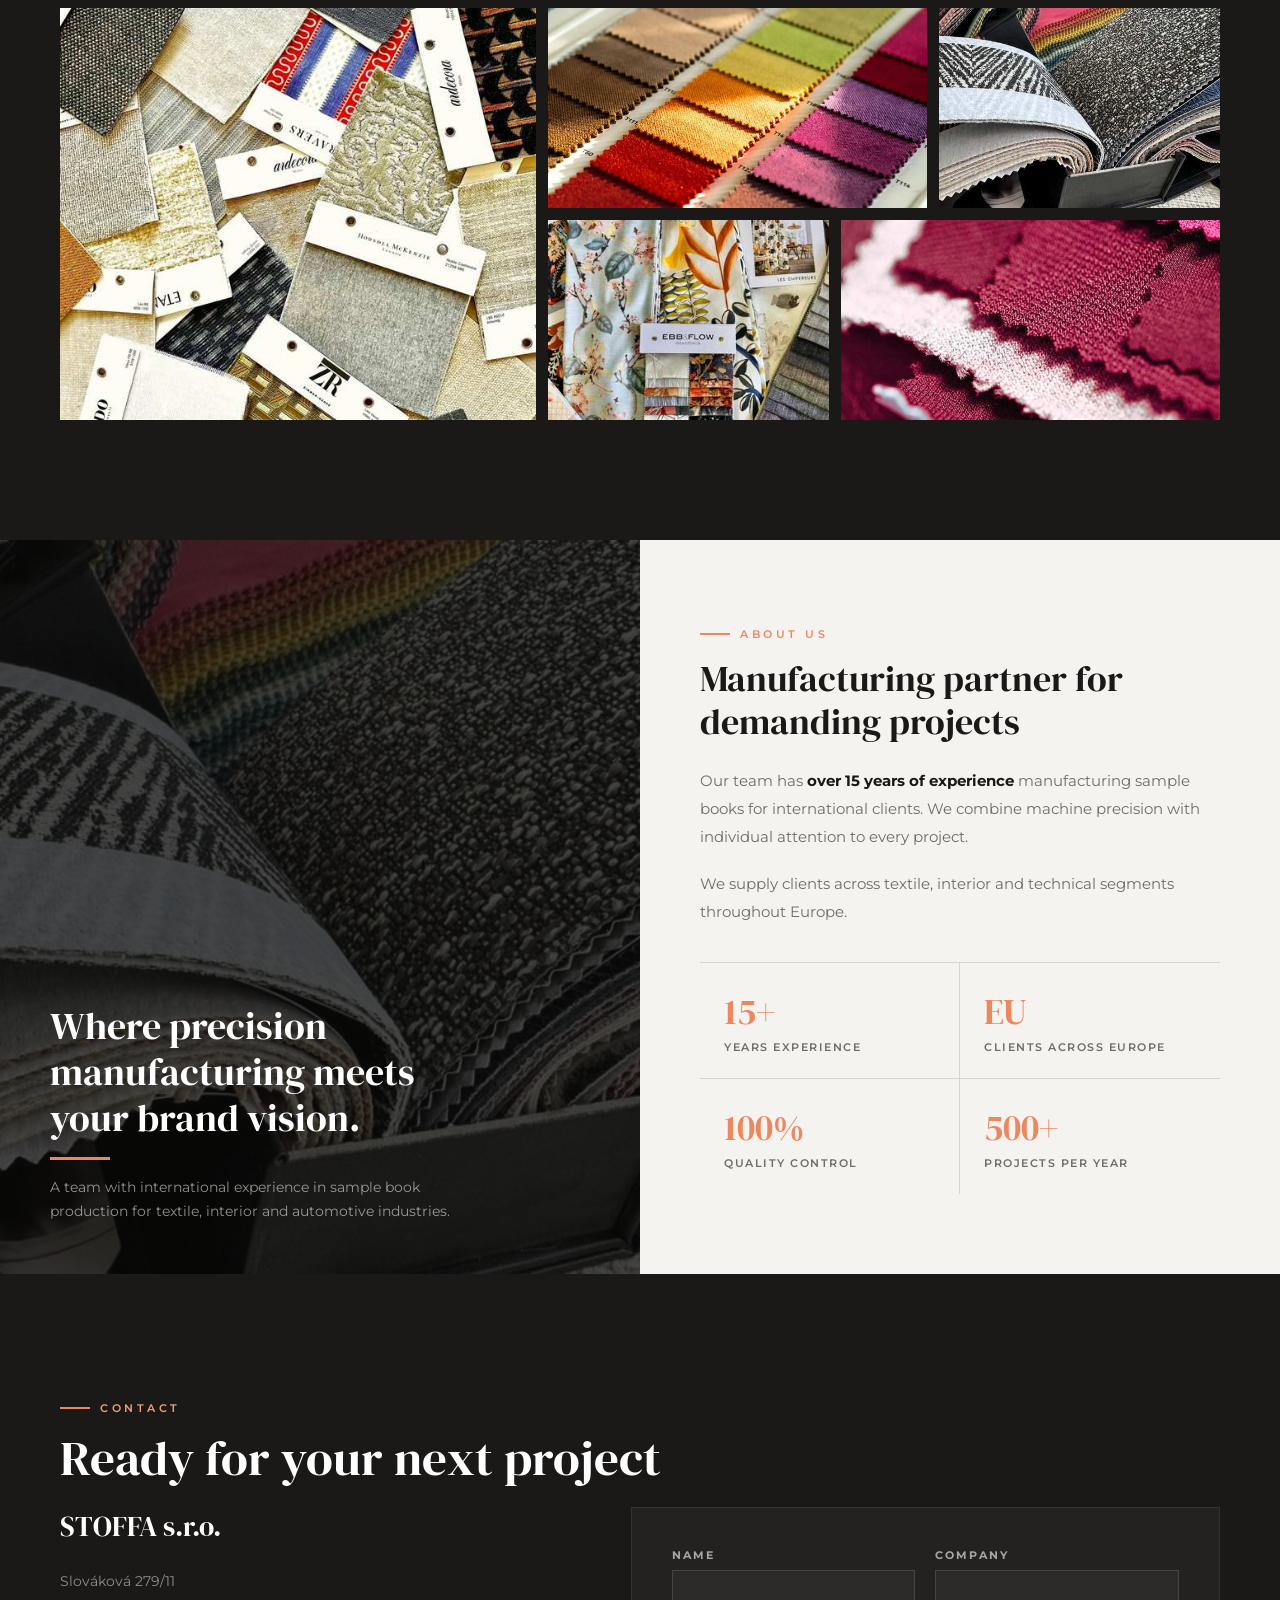
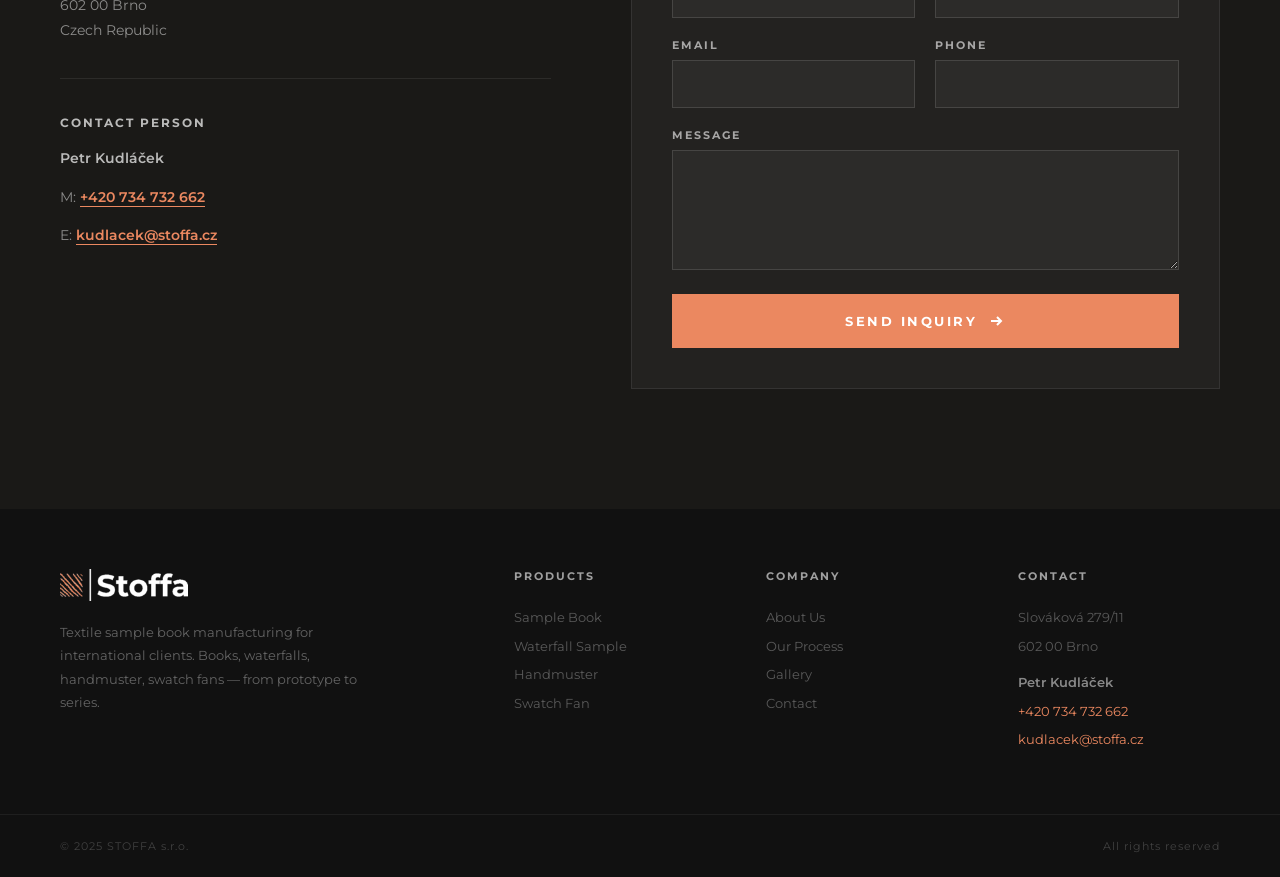
<file: index-en.html>
<!DOCTYPE html><html lang="en"><head><meta charset="UTF-8"><meta name="viewport" content="width=device-width,initial-scale=1"><title>Sample books at the level of your brand — STOFFA s.r.o.</title><link rel="preconnect" href="https://fonts.googleapis.com"><link href="https://fonts.googleapis.com/css2?family=DM+Serif+Display:ital@0;1&family=Montserrat:wght@300;400;500;600;700&display=swap" rel="stylesheet"><style>*{margin:0;padding:0;box-sizing:border-box}
:root{--o:#EB8860;--od:#D4702A;--ol:#F2A074;--dk:#1A1917;--tx:#4A4743;--txl:#706C67;--bg:#FAFAF8;--cr:#F5F3EF;--gy:#EDEAE5;--gy2:#D9D5CE;--hd:'DM Serif Display',Georgia,serif;--bd:'Montserrat',Helvetica,sans-serif}
html{scroll-behavior:smooth;overflow-x:hidden}body{font-family:var(--bd);color:var(--tx);background:var(--bg);cursor:none;overflow-x:hidden;font-weight:400}a{color:inherit;text-decoration:none}img{max-width:100%;display:block}
.cur{position:fixed;width:10px;height:10px;border-radius:50%;background:var(--o);pointer-events:none;z-index:10000;transition:transform .2s cubic-bezier(.16,1,.3,1),opacity .2s;mix-blend-mode:difference;transform:translate(-50%,-50%)}.cur-r{position:fixed;width:36px;height:36px;border-radius:50%;border:1.5px solid var(--o);pointer-events:none;z-index:9999;transition:transform .35s cubic-bezier(.16,1,.3,1),opacity .2s,width .3s,height .3s;mix-blend-mode:difference;transform:translate(-50%,-50%);opacity:.5}.cur.h{transform:translate(-50%,-50%) scale(0)}.cur-r.h{width:60px;height:60px;opacity:.3}@media(max-width:900px){.cur,.cur-r{display:none}body{cursor:auto}}
nav{position:fixed;top:0;left:0;right:0;z-index:100;padding:22px 60px;display:flex;align-items:center;justify-content:space-between;transition:all .5s cubic-bezier(.16,1,.3,1)}nav.sc{background:rgba(250,250,248,.96);backdrop-filter:blur(16px);box-shadow:0 1px 30px rgba(0,0,0,.06);padding:14px 60px}.nl img{height:52px;transition:height .3s}nav.sc .nl img{height:42px}.nk{display:flex;gap:36px;align-items:center}.nk a{font-size:12px;font-weight:600;letter-spacing:2px;text-transform:uppercase;position:relative;padding:4px 0;color:var(--tx)}.nk a::after{content:'';position:absolute;bottom:-2px;left:0;width:0;height:1.5px;background:var(--o);transition:width .4s cubic-bezier(.16,1,.3,1)}.nk a:hover::after{width:100%}.nk a:hover{color:var(--dk)}.ls{display:flex;gap:10px;margin-left:24px;border-left:1px solid var(--gy2);padding-left:24px}.lb{font-size:11px;font-weight:700;letter-spacing:.5px;width:36px;height:36px;display:inline-flex;align-items:center;justify-content:center;border:1.5px solid var(--gy2);border-radius:50%;cursor:pointer;transition:all .3s;background:transparent;font-family:var(--bd);color:var(--tx);text-decoration:none}.lb.act{background:var(--o);color:#fff;border-color:var(--o)}.hb{display:none;flex-direction:column;gap:5px;cursor:pointer;z-index:101}.hb span{width:26px;height:2px;background:var(--dk);transition:all .3s}.mm{display:none;position:fixed;inset:0;background:var(--bg);z-index:99;flex-direction:column;align-items:center;justify-content:center;gap:28px}.mm.op{display:flex}.mm a{font-size:20px;font-family:var(--hd);font-weight:400}@media(max-width:900px){nav{padding:16px 20px}nav.sc{padding:12px 20px}.nk{display:none}.hb{display:flex}}
.rv{opacity:0;transform:translateY(36px);transition:all .9s cubic-bezier(.16,1,.3,1)}.rv.vis{opacity:1;transform:translateY(0)}.d1{transition-delay:.1s}.d2{transition-delay:.2s}.d3{transition-delay:.3s}.d4{transition-delay:.4s}.d5{transition-delay:.5s}
section{padding:120px 60px}@media(max-width:768px){section{padding:80px 20px}}.st{display:inline-flex;align-items:center;gap:10px;font-size:11px;letter-spacing:3.5px;text-transform:uppercase;font-weight:600;color:var(--o);margin-bottom:16px}.st::before{content:'';width:30px;height:1.5px;background:var(--o)}.sh{font-family:var(--hd);font-size:clamp(30px,3.8vw,52px);font-weight:400;color:var(--dk);margin-bottom:20px;line-height:1.15}.sd{font-size:15px;line-height:1.85;max-width:580px;margin-bottom:60px;color:var(--txl)}
.bp{display:inline-flex;align-items:center;gap:10px;background:var(--o);color:#fff;padding:15px 32px;font-size:12px;font-weight:700;letter-spacing:2.5px;text-transform:uppercase;transition:all .4s cubic-bezier(.16,1,.3,1);border:2px solid var(--o);font-family:var(--bd);cursor:pointer}.bp:hover{background:var(--dk);border-color:var(--dk);transform:translateY(-2px)}.bp svg{transition:transform .3s}.bp:hover svg{transform:translateX(4px)}.bo{display:inline-flex;align-items:center;gap:10px;background:transparent;color:var(--dk);padding:15px 32px;font-size:12px;font-weight:700;letter-spacing:2.5px;text-transform:uppercase;transition:all .4s;border:2px solid var(--gy2);font-family:var(--bd);cursor:pointer}.bo:hover{border-color:var(--o);color:var(--o)}
.hero{display:grid;grid-template-columns:1fr 1fr;position:relative;overflow:hidden}.hl{display:flex;flex-direction:column;justify-content:center;padding:100px 60px 40px}.htag{display:inline-flex;align-items:center;gap:10px;font-size:11px;letter-spacing:3.5px;text-transform:uppercase;font-weight:600;color:var(--o);margin-bottom:24px}.htag::before{content:'';width:40px;height:1.5px;background:var(--o)}.hero h1{font-family:var(--hd);font-size:clamp(36px,4.2vw,60px);font-weight:400;line-height:1.12;color:var(--dk);margin-bottom:20px}.hero h1 em{font-style:italic;color:var(--o)}.hdesc{font-size:15px;line-height:1.8;color:var(--txl);max-width:480px;margin-bottom:28px}.hcta{display:flex;gap:14px;flex-wrap:wrap}.hr{position:relative;overflow:hidden}.hr img{width:100%;height:100%;object-fit:cover;animation:hz 25s ease-in-out infinite alternate}.hr::after{content:'';position:absolute;inset:0;background:linear-gradient(to right,var(--bg) 0%,transparent 12%)}@keyframes hz{0%{transform:scale(1.04)}100%{transform:scale(1)}}
.hcar{width:100%;height:320px;margin-top:40px;position:relative;overflow:hidden;border:1px solid var(--gy);background:#fff;box-shadow:0 8px 36px rgba(0,0,0,.08)}.hcar-track{display:flex;flex-direction:column;animation:hslide 15s ease-in-out infinite}.hcar-item{min-height:320px;display:flex;align-items:center;gap:28px;padding:24px}.hcar-item img{width:180px;height:272px;object-fit:cover;border-radius:6px;flex-shrink:0}.hcar-info{display:flex;flex-direction:column;gap:10px;flex:1}.hcar-info span{font-size:20px;font-weight:700;letter-spacing:1.5px;text-transform:uppercase;color:var(--dk)}.hcar-info small{font-size:14px;color:var(--txl);line-height:1.7}.hcar-dots{position:absolute;bottom:10px;right:14px;display:flex;gap:5px}.hcar-dots i{width:8px;height:8px;border-radius:50%;background:var(--gy2);transition:all .3s}.hcar-dots i.ac{background:var(--o);width:24px;border-radius:4px}@keyframes hslide{0%,16%{transform:translateY(0)}20%,36%{transform:translateY(-320px)}40%,56%{transform:translateY(-640px)}60%,76%{transform:translateY(-960px)}80%,96%{transform:translateY(-1280px)}100%{transform:translateY(0)}}
@media(max-width:900px){.hero{grid-template-columns:1fr}.hl{padding:90px 24px 30px}.hr{height:300px}.hr::after{background:linear-gradient(to top,var(--bg) 0%,transparent 20%)}.hcar{height:260px}.hcar-item{min-height:260px;padding:16px}.hcar-item img{width:120px;height:220px}}
.mq{overflow:hidden;background:var(--o);padding:14px 0;white-space:nowrap}.mqt{display:flex;animation:m 35s linear infinite}.mqt span{font-family:var(--hd);font-size:16px;font-weight:400;color:#fff;padding:0 32px;flex-shrink:0}.mqt .dt{font-size:8px;opacity:.5}@keyframes m{0%{transform:translateX(0)}100%{transform:translateX(-50%)}}
.products{background:var(--cr)}.pg{display:grid;grid-template-columns:repeat(auto-fill,minmax(280px,1fr));gap:28px}.pc{background:#fff;overflow:hidden;position:relative;transition:transform .5s cubic-bezier(.16,1,.3,1),box-shadow .5s;cursor:pointer;color:inherit}.pc:hover{transform:translateY(-6px);box-shadow:0 24px 60px rgba(0,0,0,.08)}.pci{height:340px;overflow:hidden;position:relative}.pci img{width:100%;height:100%;object-fit:cover;transition:transform .7s cubic-bezier(.16,1,.3,1)}.pc:hover .pci img{transform:scale(1.06)}.pci .pcb{position:absolute;top:20px;left:20px;background:var(--o);color:#fff;font-size:10px;font-weight:700;letter-spacing:2px;text-transform:uppercase;padding:8px 16px;z-index:2}.pcbd{padding:32px 28px}.pcbd h3{font-family:var(--hd);font-size:24px;font-weight:400;color:var(--dk);margin-bottom:14px}.pcbd p{font-size:14px;line-height:1.75;color:var(--txl)}.pctg{display:flex;flex-wrap:wrap;gap:6px;margin-top:18px}.pctg span{font-size:10px;font-weight:600;letter-spacing:1px;text-transform:uppercase;padding:5px 12px;border:1px solid var(--gy);color:var(--txl);border-radius:20px}
.fg2{display:grid;grid-template-columns:repeat(3,1fr);gap:40px 50px}@media(max-width:900px){.fg2{grid-template-columns:1fr 1fr}}@media(max-width:560px){.fg2{grid-template-columns:1fr}}.ft2{position:relative;padding-left:48px}.ft2::before{content:'';position:absolute;left:0;top:6px;width:24px;height:2px;background:var(--o)}.ft2::after{content:'';position:absolute;left:0;top:16px;width:14px;height:2px;background:var(--o);opacity:.4}.ft2 h4{font-family:var(--hd);font-size:20px;font-weight:400;color:var(--dk);margin-bottom:10px}.ft2 p{font-size:13px;line-height:1.75;color:var(--txl)}
.process{background:var(--cr)}.prg{display:grid;grid-template-columns:repeat(4,1fr);gap:40px}@media(max-width:900px){.prg{grid-template-columns:1fr 1fr}}@media(max-width:560px){.prg{grid-template-columns:1fr}}.ps{padding:36px 28px;background:#fff;border-top:3px solid var(--o);transition:transform .3s,box-shadow .3s}.ps:hover{transform:translateY(-4px);box-shadow:0 16px 40px rgba(0,0,0,.06)}.psn{font-family:var(--hd);font-size:48px;font-weight:400;color:var(--o);opacity:.2;margin-bottom:16px}.ps h3{font-family:var(--hd);font-size:20px;font-weight:400;color:var(--dk);margin-bottom:12px}.ps p{font-size:13px;line-height:1.75;color:var(--txl)}
.gallery{background:var(--dk);color:#fff}.gallery .st{color:var(--ol)}.gallery .sh{color:#fff}.gallery .sd{color:rgba(255,255,255,.5)}.gg{display:grid;grid-template-columns:repeat(12,1fr);grid-auto-rows:200px;gap:12px}.gi{overflow:hidden;position:relative}.gi img{width:100%;height:100%;object-fit:cover;transition:transform .7s cubic-bezier(.16,1,.3,1)}.gi:hover img{transform:scale(1.05)}.g1{grid-column:span 5;grid-row:span 2}.g2{grid-column:span 4}.g3{grid-column:span 3}.g4{grid-column:span 3}.g5{grid-column:span 4}@media(max-width:768px){.gg{grid-template-columns:1fr 1fr;grid-auto-rows:180px}.g1,.g2,.g3,.g4,.g5{grid-column:span 1;grid-row:span 1}.g1{grid-column:span 2}}
.contact{background:var(--dk);color:#fff;position:relative;overflow:hidden}.contact .st{color:var(--ol)}.contact .sh{color:#fff}.contact .sd{color:rgba(255,255,255,.5)}.cg{display:grid;grid-template-columns:1fr 1.2fr;gap:80px;position:relative;z-index:2}.ci h3{font-family:var(--hd);font-size:28px;font-weight:400;color:#fff;margin-bottom:24px}.ci p{margin-bottom:14px;line-height:1.75;font-size:14px;color:rgba(255,255,255,.5)}.ci a{color:var(--o);font-weight:600;border-bottom:1px solid var(--o)}.cd{margin-top:36px;padding-top:36px;border-top:1px solid rgba(255,255,255,.08)}.cd h4{font-size:12px;font-weight:700;letter-spacing:2px;text-transform:uppercase;color:rgba(255,255,255,.7);margin-bottom:16px}.cf{background:rgba(255,255,255,.04);border:1px solid rgba(255,255,255,.08);padding:40px}.cf .fg{margin-bottom:20px}.cf .fg label{display:block;font-size:11px;letter-spacing:2px;text-transform:uppercase;font-weight:700;margin-bottom:8px;color:rgba(255,255,255,.6)}.cf .fg input,.cf .fg textarea{width:100%;padding:14px 18px;border:1px solid rgba(255,255,255,.12);background:rgba(255,255,255,.04);font-size:14px;font-family:var(--bd);transition:border .3s;outline:none;color:#fff}.cf .fg input:focus,.cf .fg textarea:focus{border-color:var(--o)}.cf .fg textarea{height:120px;resize:vertical}.cf .fr{display:grid;grid-template-columns:1fr 1fr;gap:20px}.cf .sub{width:100%;background:var(--o);color:#fff;border:none;padding:18px;font-size:13px;font-weight:700;letter-spacing:2.5px;text-transform:uppercase;cursor:pointer;font-family:var(--bd);transition:all .3s;display:flex;align-items:center;justify-content:center;gap:10px;margin-top:8px}.cf .sub:hover{background:#fff;color:var(--dk)}@media(max-width:768px){.cg{grid-template-columns:1fr}.cf .fr{grid-template-columns:1fr}.cf{padding:28px}}
@media(max-width:900px){#about>div{grid-template-columns:1fr !important}#about>div>div:first-child{min-height:350px !important}}
footer{background:#111;padding:0}.ft-main{display:grid;grid-template-columns:2fr 1fr 1fr 1fr;gap:50px;padding:60px;border-bottom:1px solid rgba(255,255,255,.06)}.ft-brand{display:flex;flex-direction:column;gap:20px;align-items:flex-start}.ft-brand img{height:32px;width:auto;object-fit:contain;background:none!important}.ft-brand p{font-size:13px;line-height:1.8;color:rgba(255,255,255,.35);max-width:300px}.ft-col h5{font-size:11px;font-weight:700;letter-spacing:2px;text-transform:uppercase;color:rgba(255,255,255,.6);margin-bottom:20px}.ft-col a,.ft-col p{display:block;font-size:13px;line-height:2.2;color:rgba(255,255,255,.3);transition:color .2s}.ft-col a:hover{color:var(--o)}.ft-bot{display:flex;justify-content:space-between;align-items:center;padding:24px 60px;font-size:11px;color:rgba(255,255,255,.2);letter-spacing:1px}@media(max-width:768px){.ft-main{grid-template-columns:1fr 1fr;gap:30px;padding:40px 24px}.ft-bot{flex-direction:column;gap:12px;text-align:center;padding:20px 24px}}
.stt{position:fixed;bottom:32px;right:32px;width:44px;height:44px;background:var(--o);color:#fff;border:none;border-radius:50%;cursor:pointer;display:flex;align-items:center;justify-content:center;z-index:90;opacity:0;transform:translateY(20px);transition:all .3s;font-size:18px}.stt.sh{opacity:1;transform:translateY(0)}.stt:hover{background:var(--dk)}
.ck-overlay{position:fixed;inset:0;background:rgba(0,0,0,.5);z-index:300;display:none;align-items:flex-end;justify-content:center}.ck-overlay.show{display:flex}
.ck-box{background:#fff;max-width:540px;width:100%;margin:0 0 40px;padding:36px;box-shadow:0 20px 60px rgba(0,0,0,.2);position:relative}
.ck-box h3{font-family:var(--hd);font-size:22px;font-weight:400;color:var(--dk);margin-bottom:12px}
.ck-box p{font-size:13px;line-height:1.7;color:var(--txl);margin-bottom:20px}
.ck-box a{color:var(--o);text-decoration:underline}
.ck-toggles{border-top:1px solid var(--gy);padding-top:16px;margin-bottom:24px}
.ck-row{display:flex;align-items:center;justify-content:space-between;padding:10px 0;border-bottom:1px solid var(--gy)}
.ck-row span{font-size:13px;font-weight:600;color:var(--dk)}
.ck-row small{font-size:11px;color:var(--txl)}
.ck-row label{position:relative;width:40px;height:22px;cursor:pointer}
.ck-row input{opacity:0;width:0;height:0}
.ck-slider{position:absolute;inset:0;background:var(--gy2);border-radius:22px;transition:.3s}
.ck-slider::before{content:'';position:absolute;width:16px;height:16px;left:3px;bottom:3px;background:#fff;border-radius:50%;transition:.3s}
.ck-row input:checked+.ck-slider{background:var(--o)}
.ck-row input:checked+.ck-slider::before{transform:translateX(18px)}
.ck-row input:disabled+.ck-slider{opacity:.6;cursor:not-allowed}
.ck-btns{display:flex;gap:10px}
.ck-btns button{flex:1;padding:14px;font-size:12px;font-weight:700;letter-spacing:1.5px;text-transform:uppercase;cursor:pointer;font-family:var(--bd);border:none;transition:all .3s}
.ck-accept{background:var(--o);color:#fff}.ck-accept:hover{background:var(--dk)}
.ck-save{background:var(--gy);color:var(--dk)}.ck-save:hover{background:var(--gy2)}
@media(max-width:768px){.ck-box{margin:0;max-width:100%}.ck-btns{flex-direction:column}}
.pp-hero{height:50vh;min-height:360px;position:relative;overflow:hidden}.pp-hero img{width:100%;height:100%;object-fit:cover}.pp-hero::after{content:'';position:absolute;inset:0;background:linear-gradient(transparent 30%,rgba(26,25,23,.75))}.pp-hero-text{position:absolute;bottom:50px;left:60px;color:#fff;z-index:2}.pp-hero-text .st{color:var(--ol)}.pp-hero-text h1{font-family:var(--hd);font-size:clamp(36px,5vw,56px);font-weight:400;margin-top:10px}
.pp-body{max-width:900px;margin:0 auto;padding:80px 40px}.pp-body h2{font-family:var(--hd);font-size:30px;font-weight:400;color:var(--dk);margin-bottom:20px;margin-top:50px}.pp-body h2:first-child{margin-top:0}.pp-body p{font-size:15px;line-height:1.85;color:var(--txl);margin-bottom:16px}.pp-body p strong{color:var(--dk);font-weight:600}
.pp-specs{display:grid;grid-template-columns:1fr 1fr;gap:20px;margin:40px 0}.pp-spec{padding:24px;background:var(--cr);border-left:3px solid var(--o)}.pp-spec h4{font-size:12px;font-weight:700;letter-spacing:1.5px;text-transform:uppercase;color:var(--dk);margin-bottom:6px}.pp-spec p{font-size:13px;color:var(--txl);margin:0}
.pp-cta{display:flex;gap:16px;margin-top:50px;padding-top:40px;border-top:1px solid var(--gy)}.pp-nav{display:flex;justify-content:space-between;max-width:900px;margin:0 auto;padding:0 40px 80px}.pp-nav a{font-size:13px;font-weight:600;letter-spacing:1px;text-transform:uppercase;color:var(--txl);transition:color .3s}.pp-nav a:hover{color:var(--o)}
@media(max-width:768px){.pp-hero-text{left:24px;bottom:30px}.pp-body{padding:50px 24px}.pp-specs{grid-template-columns:1fr}.pp-cta{flex-direction:column}.pp-nav{padding:0 24px 60px}}
.proc-video{margin-top:60px;position:relative;overflow:hidden;border-radius:0}
.proc-video video{width:100%;display:block}
.proc-video-overlay{position:absolute;inset:0;background:linear-gradient(transparent 60%,rgba(26,25,23,.6));pointer-events:none}
</style></head><body><div class="cur" id="c"></div><div class="cur-r" id="cr"></div>
<nav id="nav"><a href="index-en.html" class="nl"><img src="img/logo.png" alt="Stoffa"></a><div class="nk"><a href="index-en.html#products">Products</a><a href="index-en.html#process">Process</a><a href="index-en.html#gallery">Gallery</a><a href="index-en.html#about">About</a><a href="index-en.html#contact">Contact</a><div class="ls"><a href="index.html" class="lb">CZ</a><a href="index-en.html" class="lb act">EN</a><a href="index-de.html" class="lb">DE</a></div></div><div class="hb" onclick="toggleMenu()"><span></span><span></span><span></span></div></nav>
<div class="mm" id="mm"><a href="index-en.html#products" onclick="toggleMenu()">Products</a><a href="index-en.html#process" onclick="toggleMenu()">Process</a><a href="index-en.html#gallery" onclick="toggleMenu()">Gallery</a><a href="index-en.html#about" onclick="toggleMenu()">About</a><a href="index-en.html#contact" onclick="toggleMenu()">Contact</a></div>
<section class="hero" id="hero"><div class="hl"><div class="htag">Stoffa s.r.o.</div><h1>Sample books at the level of <em>your brand</em></h1><p class="hdesc">We manufacture textile sample books for brands that don't compromise. Precision craftsmanship, modern technology, delivery on your schedule.</p><div class="hcta"><a href="#contact" class="bp">Request a Quote <svg width="18" height="18" fill="none" stroke="currentColor" stroke-width="2"><path d="M4 9h10M10 5l4 4-4 4"/></svg></a><a href="#products" class="bo">Our Products</a></div>
<div class="hcar" id="hcar"><div class="hcar-track" id="hcarTrack"><div class="hcar-item"><img src="img/carousel-kniha.jpg" alt=""><div class="hcar-info"><span>Sample Book</span><small>Classic book format for extensive textile collections</small></div></div><div class="hcar-item"><img src="img/carousel-vodopad.jpg" alt=""><div class="hcar-info"><span>Waterfall Sample</span><small>Cascade overview of the entire collection at a glance</small></div></div><div class="hcar-item"><img src="img/carousel-handmuster.jpg" alt=""><div class="hcar-info"><span>Handmuster</span><small>Hand samples with emphasis on tactile experience</small></div></div><div class="hcar-item"><img src="img/carousel-karty.jpg" alt=""><div class="hcar-info"><span>Swatch Fan</span><small>Fabric Swatch Ring — compact presentation on a ring</small></div></div><div class="hcar-item"><img src="img/carousel-serie.jpg" alt=""><div class="hcar-info"><span>Sample Series</span><small>Large-scale production with guaranteed uniform quality</small></div></div></div><div class="hcar-dots"><i class="ac"></i><i></i><i></i><i></i><i></i></div></div>
</div><div class="hr"><img src="img/hero.jpg" alt="Stoffa"></div></section>
<div class="mq"><div class="mqt"><span>Precision craftsmanship</span><span class="dt">✦</span><span>Modern technology</span><span class="dt">✦</span><span>Quality guarantee</span><span class="dt">✦</span><span>Fast delivery</span><span class="dt">✦</span><span>Brand presentation</span><span class="dt">✦</span><span>Approval process</span><span class="dt">✦</span><span>From piece to series</span><span class="dt">✦</span><span>Precision craftsmanship</span><span class="dt">✦</span><span>Modern technology</span><span class="dt">✦</span><span>Quality guarantee</span><span class="dt">✦</span><span>Fast delivery</span><span class="dt">✦</span><span>Brand presentation</span><span class="dt">✦</span><span>Approval process</span><span class="dt">✦</span><span>From piece to series</span><span class="dt">✦</span></div></div>
<section class="products" id="products"><div class="rv" style="max-width:700px"><div class="st">Our Products</div><h2 class="sh">Complete solutions for presenting your collection</h2><p class="sd">Every project is unique to us. We offer a wide portfolio of sample book formats that precisely match your brand's needs.</p></div><div class="pg">
<a href="kniha-en.html" class="pc rv"><div class="pci"><div class="pcb">01</div><img src="img/product-kniha.jpg" alt=""></div><div class="pcbd"><h3>Sample Book</h3><p>Classic book format — the essential tool for presenting extensive textile collections with elegant binding and branding.</p><div class="pctg"><span>Fabric collections</span><span>Custom cover</span><span>Logo embossing</span></div></div></a>
<a href="vodopad-en.html" class="pc rv d1"><div class="pci"><div class="pcb">02</div><img src="img/product-vodopad.jpg" alt=""></div><div class="pcbd"><h3>Waterfall Sample</h3><p>Cascade arrangement of samples with instant visual overview of the entire collection — ideal for showrooms.</p><div class="pctg"><span>Showroom</span><span>Quick overview</span><span>Compact</span></div></div></a>
<a href="handmuster-en.html" class="pc rv d2"><div class="pci"><div class="pcb">03</div><img src="img/product-handmuster.jpg" alt=""></div><div class="pcbd"><h3>Handmuster</h3><p>Individual hand samples with maximum emphasis on tactile experience for premium collections.</p><div class="pctg"><span>Premium</span><span>Tactile experience</span><span>Bespoke</span></div></div></a>
<a href="vejir-en.html" class="pc rv d3"><div class="pci"><div class="pcb">04</div><img src="img/product-karty.jpg" alt=""></div><div class="pcbd"><h3>Swatch Fan — Fabric Swatch Ring</h3><p>Compact presentation of samples on a ring — quick access to all materials in one practical format.</p><div class="pctg"><span>Compact</span><span>Quick overview</span><span>Practical</span></div></div></a>
</div></section>
<section id="features"><div class="rv" style="max-width:700px"><div class="st">Standards</div><h2 class="sh">The benchmarks that define our work</h2></div><div class="fg2"><div class="ft2 rv d0"><h4>Technology</h4><p>We invest in machinery that guarantees repeatable precision in every production cycle.</p></div><div class="ft2 rv d1"><h4>Approval Process</h4><p>No sample book leaves production without your sign-off. Prototype — revision — approval — production.</p></div><div class="ft2 rv d2"><h4>Brand Identity</h4><p>A sample book is an extension of your brand. Cover, embossing, stitching — every element aligns with your brand guidelines.</p></div><div class="ft2 rv d3"><h4>Fast Delivery</h4><p>Collections run on fixed schedules. Our capacity is designed so your sample books are ready exactly on time.</p></div><div class="ft2 rv d4"><h4>Scalability</h4><p>A single prototype and a run of thousands go through identical production standards.</p></div><div class="ft2 rv d5"><h4>Quality Control</h4><p>Multi-level quality control at every production stage. We measure, inspect, document.</p></div></div></section>
<section class="process" id="process"><div class="rv" style="max-width:700px"><div class="st">Our Process</div><h2 class="sh">From concept to complete sample book</h2><p class="sd">We collaborate with you at every stage — from the initial brief to final delivery.</p></div><div class="prg"><div class="ps rv d0"><div class="psn">01</div><h3>Consultation & Briefing</h3><p>Together we define requirements for format, design and specifications.</p></div><div class="ps rv d1"><div class="psn">02</div><h3>Design & Prototype</h3><p>We create a prototype for approval. Every detail is refined for your brand.</p></div><div class="ps rv d2"><div class="psn">03</div><h3>Production & QC</h3><p>After approval, production begins with ongoing quality control.</p></div><div class="ps rv d3"><div class="psn">04</div><h3>Shipping & Distribution</h3><p>Carefully packaged sample books delivered anywhere in Europe.</p></div></div></section>
<section class="gallery" id="gallery"><div class="rv"><div class="st">Gallery</div><h2 class="sh">Take a closer look at our work</h2><p class="sd">Our work speaks louder than words. Every detail counts.</p></div><div class="gg rv"><div class="gi g1"><img src="img/gallery-1.jpg" alt=""></div><div class="gi g2"><img src="img/gallery-2.jpg" alt=""></div><div class="gi g3"><img src="img/gallery-3.jpg" alt=""></div><div class="gi g4"><img src="img/gallery-4.jpg" alt=""></div><div class="gi g5"><img src="img/gallery-5.jpg" alt=""></div></div></section>
<section id="about" style="padding:0;overflow:hidden"><div style="display:grid;grid-template-columns:1fr 1fr;min-height:560px"><div style="position:relative;overflow:hidden"><img src="img/about.jpg" alt="" style="width:100%;height:100%;object-fit:cover"><div style="position:absolute;inset:0;background:rgba(10,10,8,.75)"></div><div style="position:absolute;bottom:50px;left:50px;right:50px;color:#fff"><div style="font-family:var(--hd);font-size:clamp(28px,3vw,40px);font-weight:400;line-height:1.2;margin-bottom:16px">Where precision<br>manufacturing meets<br>your brand vision.</div><div style="width:60px;height:3px;background:var(--o);margin-bottom:16px"></div><p style="font-size:14px;line-height:1.7;opacity:.55;max-width:400px">A team with international experience in sample book production for textile, interior and automotive industries.</p></div></div>
<div style="padding:80px 60px;display:flex;flex-direction:column;justify-content:center;background:var(--cr)"><div class="rv"><div class="st">About Us</div><h2 style="font-family:var(--hd);font-size:clamp(26px,2.8vw,38px);font-weight:400;color:var(--dk);margin-bottom:24px;line-height:1.2">Manufacturing partner for demanding projects</h2><p style="font-size:15px;line-height:1.85;color:var(--txl);margin-bottom:20px">Our team has <strong style="color:var(--dk)">over 15 years of experience</strong> manufacturing sample books for international clients. We combine machine precision with individual attention to every project.</p><p style="font-size:15px;line-height:1.85;color:var(--txl);margin-bottom:36px">We supply clients across textile, interior and technical segments throughout Europe.</p></div>
<div style="display:grid;grid-template-columns:1fr 1fr;gap:0;border-top:1px solid var(--gy2)" class="rv d1"><div style="padding:24px;border-right:1px solid var(--gy2)"><div style="font-family:var(--hd);font-size:36px;font-weight:400;color:var(--o)">15+</div><div style="font-size:11px;font-weight:600;letter-spacing:1.5px;text-transform:uppercase;color:var(--txl);margin-top:4px">Years experience</div></div><div style="padding:24px"><div style="font-family:var(--hd);font-size:36px;font-weight:400;color:var(--o)">EU</div><div style="font-size:11px;font-weight:600;letter-spacing:1.5px;text-transform:uppercase;color:var(--txl);margin-top:4px">Clients across Europe</div></div><div style="padding:24px;border-right:1px solid var(--gy2);border-top:1px solid var(--gy2)"><div style="font-family:var(--hd);font-size:36px;font-weight:400;color:var(--o)">100%</div><div style="font-size:11px;font-weight:600;letter-spacing:1.5px;text-transform:uppercase;color:var(--txl);margin-top:4px">Quality control</div></div><div style="padding:24px;border-top:1px solid var(--gy2)"><div style="font-family:var(--hd);font-size:36px;font-weight:400;color:var(--o)">500+</div><div style="font-size:11px;font-weight:600;letter-spacing:1.5px;text-transform:uppercase;color:var(--txl);margin-top:4px">Projects per year</div></div></div></div></div></section>
<section class="contact" id="contact"><div class="rv" style="max-width:700px"><div class="st">Contact</div><h2 class="sh">Ready for your next project</h2></div><div class="cg"><div class="ci rv"><h3>STOFFA s.r.o.</h3><p>Slováková 279/11<br>602 00 Brno<br>Czech Republic</p><div class="cd"><h4>Contact person</h4><p style="color:rgba(255,255,255,.7);font-weight:600">Petr Kudláček</p><p>M: <a href="tel:+420734732662">+420 734 732 662</a></p><p>E: <a href="mailto:kudlacek@stoffa.cz">kudlacek@stoffa.cz</a></p></div></div>
<div class="cf rv d1"><div class="fr"><div class="fg"><label>Name</label><input type="text"></div><div class="fg"><label>Company</label><input type="text"></div></div><div class="fr"><div class="fg"><label>Email</label><input type="email"></div><div class="fg"><label>Phone</label><input type="tel"></div></div><div class="fg"><label>Message</label><textarea></textarea></div><button class="sub">Send Inquiry <svg width="18" height="18" fill="none" stroke="currentColor" stroke-width="2"><path d="M4 9h10M10 5l4 4-4 4"/></svg></button></div></div></section><button class="stt" id="stt" onclick="scrollTo({top:0,behavior:'smooth'})">↑</button><footer><div class="ft-main"><div class="ft-brand"><img src="img/logo-light.png" alt="Stoffa"><p>Textile sample book manufacturing for international clients. Books, waterfalls, handmuster, swatch fans — from prototype to series.</p></div><div class="ft-col"><h5>Products</h5><a href="kniha-en.html">Sample Book</a><a href="vodopad-en.html">Waterfall Sample</a><a href="handmuster-en.html">Handmuster</a><a href="vejir-en.html">Swatch Fan</a></div><div class="ft-col"><h5>Company</h5><a href="index-en.html#about">About Us</a><a href="index-en.html#process">Our Process</a><a href="index-en.html#gallery">Gallery</a><a href="index-en.html#contact">Contact</a></div><div class="ft-col"><h5>Contact</h5><p>Slováková 279/11<br>602 00 Brno</p><p style="color:rgba(255,255,255,.5);font-weight:600;margin-top:8px">Petr Kudláček</p><a href="tel:+420734732662" style="color:var(--o)">+420 734 732 662</a><a href="mailto:kudlacek@stoffa.cz" style="color:var(--o)">kudlacek@stoffa.cz</a></div></div><div class="ft-bot"><span>© 2025 STOFFA s.r.o.</span><span>All rights reserved</span></div></footer><div class="ck-overlay" id="ck"><div class="ck-box">
<h3>Privacy & Cookies</h3>
<p>We use cookies to improve your experience, analyze traffic and personalize content.</p>
<div class="ck-toggles">
<div class="ck-row"><div><span>Necessary</span><br><small>Always active</small></div><label><input type="checkbox" checked disabled><span class="ck-slider"></span></label></div>
<div class="ck-row"><div><span>Analytics</span><br><small>Google Analytics</small></div><label><input type="checkbox" id="ck-an" checked><span class="ck-slider"></span></label></div>
<div class="ck-row"><div><span>Marketing</span><br><small>Retargeting, ads</small></div><label><input type="checkbox" id="ck-mk"><span class="ck-slider"></span></label></div>
</div>
<div class="ck-btns"><button class="ck-accept" onclick="acceptAll()">Accept All</button><button class="ck-save" onclick="saveCk()">Save Preferences</button></div>
</div></div><script>
const c=document.getElementById('c'),cr=document.getElementById('cr');document.addEventListener('mousemove',e=>{c.style.left=cr.style.left=e.clientX+'px';c.style.top=cr.style.top=e.clientY+'px'});document.querySelectorAll('a,button,.pc,.gi,input,textarea').forEach(el=>{el.addEventListener('mouseenter',()=>{c.classList.add('h');cr.classList.add('h')});el.addEventListener('mouseleave',()=>{c.classList.remove('h');cr.classList.remove('h')})});
window.addEventListener('scroll',()=>{document.getElementById('nav').classList.toggle('sc',scrollY>60);const s=document.getElementById('stt');if(s)s.classList.toggle('sh',scrollY>600)});
function toggleMenu(){document.getElementById('mm').classList.toggle('op')}
const obs=new IntersectionObserver(e=>{e.forEach(i=>{if(i.isIntersecting)i.target.classList.add('vis')})},{threshold:.12});document.querySelectorAll('.rv').forEach(el=>obs.observe(el));
// GDPR Cookies
const ckEl=document.getElementById('ck');
if(ckEl&&!localStorage.getItem('ck_consent')){setTimeout(()=>ckEl.classList.add('show'),1200)}
function acceptAll(){const an=document.getElementById('ck-an');const mk=document.getElementById('ck-mk');if(an)an.checked=true;if(mk)mk.checked=true;saveCk()}
function saveCk(){const an=document.getElementById('ck-an');const mk=document.getElementById('ck-mk');const consent={necessary:true,analytics:an?an.checked:false,marketing:mk?mk.checked:false,timestamp:new Date().toISOString()};localStorage.setItem('ck_consent',JSON.stringify(consent));document.getElementById('ck').classList.remove('show')}
</script><script>const track=document.getElementById('hcarTrack'),dots=document.querySelectorAll('.hcar-dots i');if(track&&dots.length){setInterval(()=>{const m=getComputedStyle(track).transform;if(m&&m!=='none'){const ty=parseFloat(m.split(',')[5])||0;const idx=Math.round(Math.abs(ty)/320)%5;dots.forEach((d,i)=>d.classList.toggle('ac',i===idx))}},200)}</script></body></html>
</file>
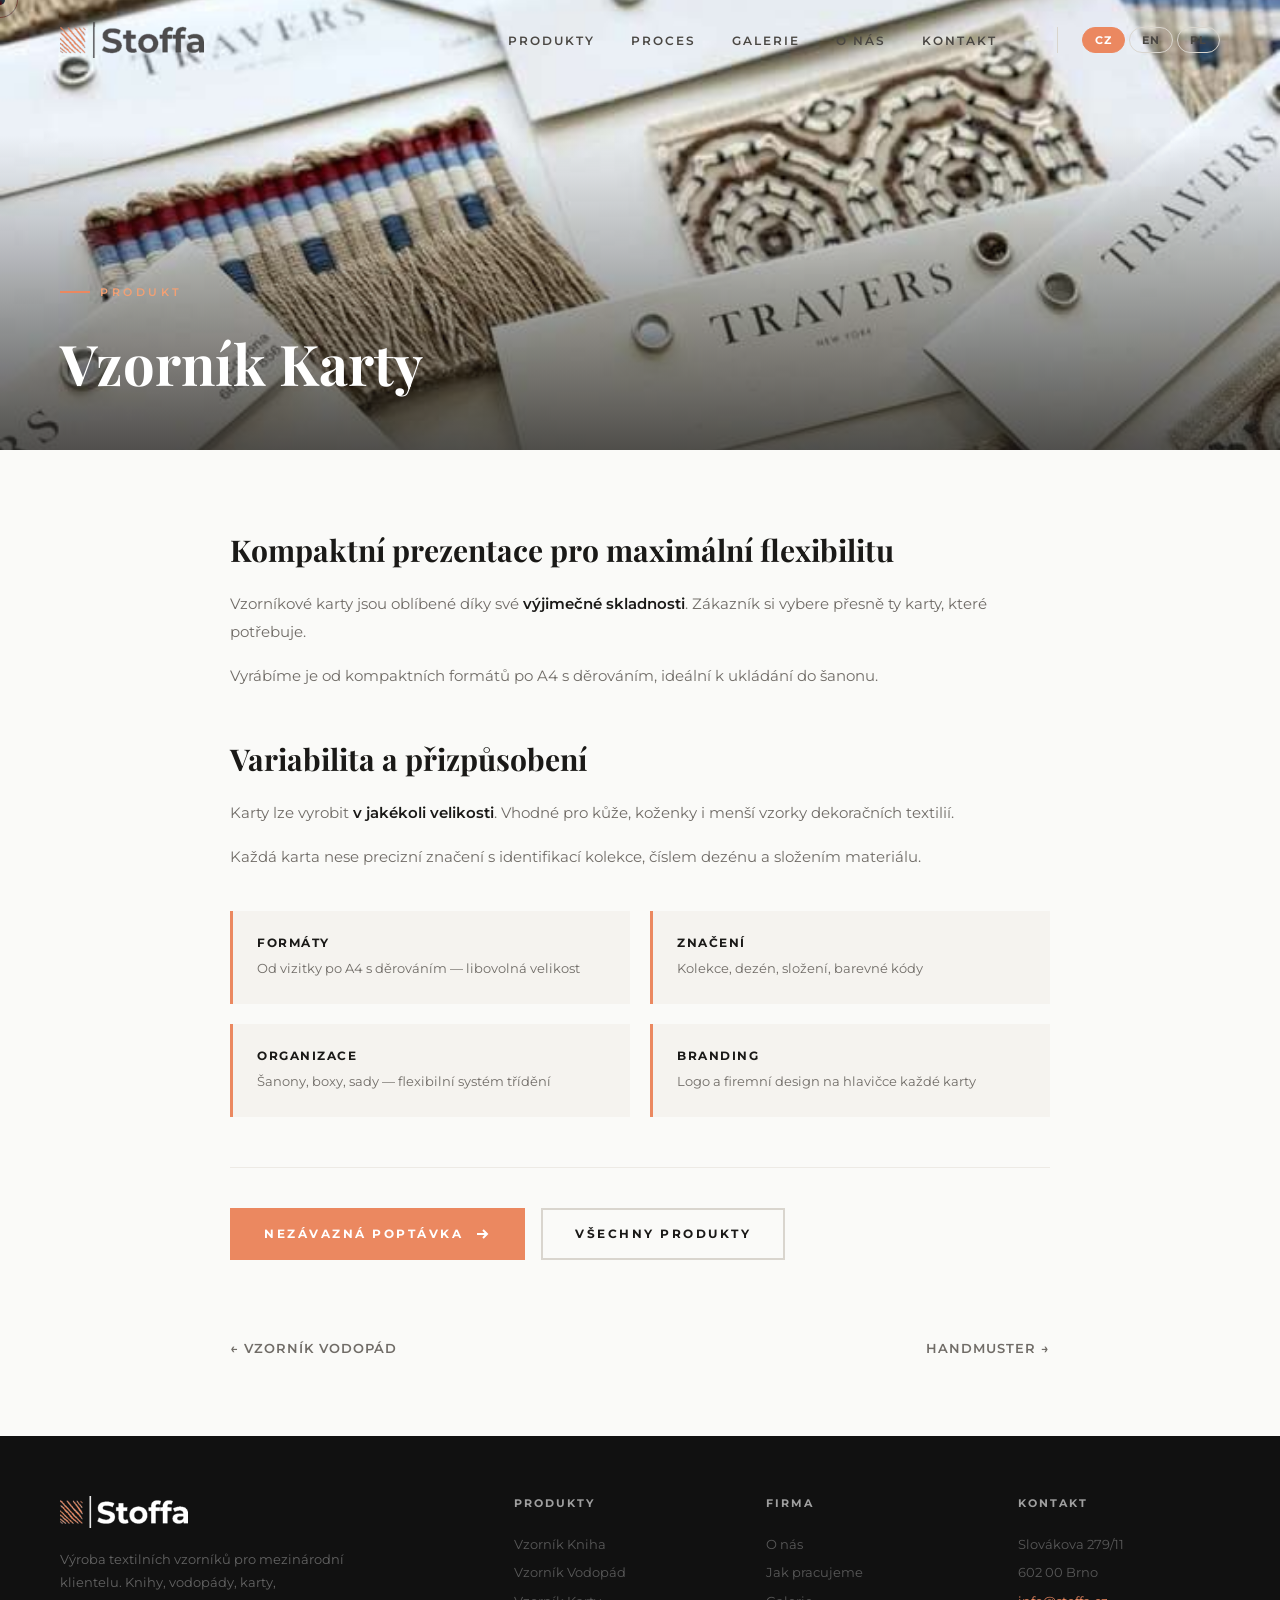
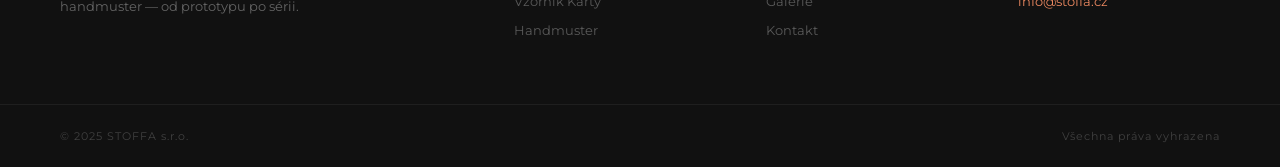
<file: karty.html>
<!DOCTYPE html>
<html lang="cs">
<head>
<meta charset="UTF-8">
<meta name="viewport" content="width=device-width,initial-scale=1">
<title>Vzorník Karty — STOFFA s.r.o.</title>
<link rel="preconnect" href="https://fonts.googleapis.com">
<link href="https://fonts.googleapis.com/css2?family=Playfair+Display:ital,wght@0,400;0,500;0,600;0,700;0,800;1,400;1,500&family=Montserrat:wght@300;400;500;600;700&display=swap" rel="stylesheet">
<style>
*{margin:0;padding:0;box-sizing:border-box}
:root{--o:#EB8860;--od:#D4702A;--ol:#F2A074;--dk:#1A1917;--tx:#4A4743;--txl:#706C67;--bg:#FAFAF8;--cr:#F5F3EF;--gy:#EDEAE5;--gy2:#D9D5CE;--hd:'Playfair Display',Georgia,serif;--bd:'Montserrat',Helvetica,sans-serif}
html{scroll-behavior:smooth;overflow-x:hidden}body{font-family:var(--bd);color:var(--tx);background:var(--bg);cursor:none;overflow-x:hidden;font-weight:400}a{color:inherit;text-decoration:none}img{max-width:100%;display:block}
.cur{position:fixed;width:10px;height:10px;border-radius:50%;background:var(--o);pointer-events:none;z-index:10000;transition:transform .2s cubic-bezier(.16,1,.3,1),opacity .2s;mix-blend-mode:difference;transform:translate(-50%,-50%)}.cur-r{position:fixed;width:36px;height:36px;border-radius:50%;border:1.5px solid var(--o);pointer-events:none;z-index:9999;transition:transform .35s cubic-bezier(.16,1,.3,1),opacity .2s,width .3s,height .3s;mix-blend-mode:difference;transform:translate(-50%,-50%);opacity:.5}.cur.h{transform:translate(-50%,-50%) scale(0)}.cur-r.h{width:60px;height:60px;opacity:.3}@media(max-width:900px){.cur,.cur-r{display:none}body{cursor:auto}}
nav{position:fixed;top:0;left:0;right:0;z-index:100;padding:22px 60px;display:flex;align-items:center;justify-content:space-between;transition:all .5s cubic-bezier(.16,1,.3,1)}nav.sc{background:rgba(250,250,248,.96);backdrop-filter:blur(16px);box-shadow:0 1px 30px rgba(0,0,0,.06);padding:14px 60px}.nl img{height:36px;transition:height .3s}nav.sc .nl img{height:30px}.nk{display:flex;gap:36px;align-items:center}.nk a{font-size:12px;font-weight:600;letter-spacing:2px;text-transform:uppercase;position:relative;padding:4px 0;color:var(--tx)}.nk a::after{content:'';position:absolute;bottom:-2px;left:0;width:0;height:1.5px;background:var(--o);transition:width .4s cubic-bezier(.16,1,.3,1)}.nk a:hover::after{width:100%}.nk a:hover{color:var(--dk)}.ls{display:flex;gap:4px;margin-left:24px;border-left:1px solid var(--gy2);padding-left:24px}.lb{font-size:11px;font-weight:700;letter-spacing:1px;padding:5px 12px;border:1.5px solid var(--gy2);border-radius:24px;cursor:pointer;transition:all .3s;background:transparent;font-family:var(--bd);color:var(--tx)}.lb.act{background:var(--o);color:#fff;border-color:var(--o)}.hb{display:none;flex-direction:column;gap:5px;cursor:pointer;z-index:101}.hb span{width:26px;height:2px;background:var(--dk);transition:all .3s}.mm{display:none;position:fixed;inset:0;background:var(--bg);z-index:99;flex-direction:column;align-items:center;justify-content:center;gap:28px}.mm.op{display:flex}.mm a{font-size:20px;font-family:var(--hd);font-weight:600}@media(max-width:900px){nav{padding:16px 20px}nav.sc{padding:12px 20px}.nk{display:none}.hb{display:flex}}
.rv{opacity:0;transform:translateY(36px);transition:all .9s cubic-bezier(.16,1,.3,1)}.rv.vis{opacity:1;transform:translateY(0)}.d1{transition-delay:.1s}.d2{transition-delay:.2s}.d3{transition-delay:.3s}.d4{transition-delay:.4s}.d5{transition-delay:.5s}
section{padding:120px 60px}@media(max-width:768px){section{padding:80px 20px}}.st{display:inline-flex;align-items:center;gap:10px;font-size:11px;letter-spacing:3.5px;text-transform:uppercase;font-weight:600;color:var(--o);margin-bottom:16px}.st::before{content:'';width:30px;height:1.5px;background:var(--o)}.sh{font-family:var(--hd);font-size:clamp(30px,3.8vw,52px);font-weight:700;color:var(--dk);margin-bottom:20px;line-height:1.15}.sd{font-size:15px;line-height:1.85;max-width:580px;margin-bottom:60px;color:var(--txl)}
.bp{display:inline-flex;align-items:center;gap:10px;background:var(--o);color:#fff;padding:15px 32px;font-size:12px;font-weight:700;letter-spacing:2.5px;text-transform:uppercase;transition:all .4s cubic-bezier(.16,1,.3,1);border:2px solid var(--o);font-family:var(--bd);cursor:pointer}.bp:hover{background:var(--dk);border-color:var(--dk);transform:translateY(-2px)}.bp svg{transition:transform .3s}.bp:hover svg{transform:translateX(4px)}.bo{display:inline-flex;align-items:center;gap:10px;background:transparent;color:var(--dk);padding:15px 32px;font-size:12px;font-weight:700;letter-spacing:2.5px;text-transform:uppercase;transition:all .4s;border:2px solid var(--gy2);font-family:var(--bd);cursor:pointer}.bo:hover{border-color:var(--o);color:var(--o)}
footer{background:#111;padding:0}.ft-main{display:grid;grid-template-columns:2fr 1fr 1fr 1fr;gap:50px;padding:60px;border-bottom:1px solid rgba(255,255,255,.06)}.ft-brand{display:flex;flex-direction:column;gap:20px;align-items:flex-start}.ft-brand img{height:32px;width:auto;object-fit:contain}.ft-brand p{font-size:13px;line-height:1.8;color:rgba(255,255,255,.35);max-width:300px}.ft-col h5{font-size:11px;font-weight:700;letter-spacing:2px;text-transform:uppercase;color:rgba(255,255,255,.6);margin-bottom:20px}.ft-col a,.ft-col p{display:block;font-size:13px;line-height:2.2;color:rgba(255,255,255,.3);transition:color .2s}.ft-col a:hover{color:var(--o)}.ft-bot{display:flex;justify-content:space-between;align-items:center;padding:24px 60px;font-size:11px;color:rgba(255,255,255,.2);letter-spacing:1px}@media(max-width:768px){.ft-main{grid-template-columns:1fr 1fr;gap:30px;padding:40px 24px}.ft-bot{flex-direction:column;gap:12px;text-align:center;padding:20px 24px}}
.stt{position:fixed;bottom:32px;right:32px;width:44px;height:44px;background:var(--o);color:#fff;border:none;border-radius:50%;cursor:pointer;display:flex;align-items:center;justify-content:center;z-index:90;opacity:0;transform:translateY(20px);transition:all .3s;font-size:18px}.stt.sh{opacity:1;transform:translateY(0)}.stt:hover{background:var(--dk)}
.pp-hero{height:50vh;min-height:360px;position:relative;overflow:hidden}.pp-hero img{width:100%;height:100%;object-fit:cover}.pp-hero::after{content:'';position:absolute;inset:0;background:linear-gradient(transparent 30%,rgba(26,25,23,.75))}.pp-hero-text{position:absolute;bottom:50px;left:60px;color:#fff;z-index:2}.pp-hero-text .st{color:var(--ol)}.pp-hero-text h1{font-family:var(--hd);font-size:clamp(36px,5vw,56px);font-weight:700;margin-top:10px}
.pp-body{max-width:900px;margin:0 auto;padding:80px 40px}.pp-body h2{font-family:var(--hd);font-size:30px;font-weight:700;color:var(--dk);margin-bottom:20px;margin-top:50px}.pp-body h2:first-child{margin-top:0}.pp-body p{font-size:15px;line-height:1.85;color:var(--txl);margin-bottom:16px}.pp-body p strong{color:var(--dk);font-weight:600}
.pp-specs{display:grid;grid-template-columns:1fr 1fr;gap:20px;margin:40px 0}.pp-spec{padding:24px;background:var(--cr);border-left:3px solid var(--o)}.pp-spec h4{font-size:12px;font-weight:700;letter-spacing:1.5px;text-transform:uppercase;color:var(--dk);margin-bottom:6px}.pp-spec p{font-size:13px;color:var(--txl);margin:0}
.pp-cta{display:flex;gap:16px;margin-top:50px;padding-top:40px;border-top:1px solid var(--gy)}.pp-nav{display:flex;justify-content:space-between;max-width:900px;margin:0 auto;padding:0 40px 80px}.pp-nav a{font-size:13px;font-weight:600;letter-spacing:1px;text-transform:uppercase;color:var(--txl);transition:color .3s}.pp-nav a:hover{color:var(--o)}
@media(max-width:768px){.pp-hero-text{left:24px;bottom:30px}.pp-body{padding:50px 24px}.pp-specs{grid-template-columns:1fr}.pp-cta{flex-direction:column}.pp-nav{padding:0 24px 60px}}
</style>
</head>
<body>
<div class="cur" id="c"></div><div class="cur-r" id="cr"></div>
<nav id="nav"><a href="index.html" class="nl"><img src="img/logo.png" alt="Stoffa"></a><div class="nk"><a href="index.html#products">Produkty</a><a href="index.html#process">Proces</a><a href="index.html#gallery">Galerie</a><a href="index.html#about">O nás</a><a href="index.html#contact">Kontakt</a><div class="ls"><button class="lb act" data-lang="cz">CZ</button><button class="lb" data-lang="en">EN</button><button class="lb" data-lang="pl">PL</button></div></div><div class="hb" onclick="toggleMenu()"><span></span><span></span><span></span></div></nav>
<div class="mm" id="mm"><a href="index.html#products" onclick="toggleMenu()">Produkty</a><a href="index.html#process" onclick="toggleMenu()">Proces</a><a href="index.html#gallery" onclick="toggleMenu()">Galerie</a><a href="index.html#about" onclick="toggleMenu()">O nás</a><a href="index.html#contact" onclick="toggleMenu()">Kontakt</a></div>
<div class="pp-hero"><img src="img/product-karty.jpg" alt="Vzorník Karty"><div class="pp-hero-text"><div class="st">Produkt</div><h1>Vzorník Karty</h1></div></div>
<div class="pp-body"><h2>Kompaktní prezentace pro maximální flexibilitu</h2><p>Vzorníkové karty jsou oblíbené díky své <strong>výjimečné skladnosti</strong>. Zákazník si vybere přesně ty karty, které potřebuje.</p><p>Vyrábíme je od kompaktních formátů po A4 s děrováním, ideální k ukládání do šanonu.</p><h2>Variabilita a přizpůsobení</h2><p>Karty lze vyrobit <strong>v jakékoli velikosti</strong>. Vhodné pro kůže, koženky i menší vzorky dekoračních textilií.</p><p>Každá karta nese precizní značení s identifikací kolekce, číslem dezénu a složením materiálu.</p><div class="pp-specs"><div class="pp-spec"><h4>Formáty</h4><p>Od vizitky po A4 s děrováním — libovolná velikost</p></div><div class="pp-spec"><h4>Značení</h4><p>Kolekce, dezén, složení, barevné kódy</p></div><div class="pp-spec"><h4>Organizace</h4><p>Šanony, boxy, sady — flexibilní systém třídění</p></div><div class="pp-spec"><h4>Branding</h4><p>Logo a firemní design na hlavičce každé karty</p></div></div>
<div class="pp-cta"><a href="index.html#contact" class="bp">Nezávazná poptávka <svg width="18" height="18" fill="none" stroke="currentColor" stroke-width="2"><path d="M4 9h10M10 5l4 4-4 4"/></svg></a><a href="index.html#products" class="bo">Všechny produkty</a></div></div>
<div class="pp-nav"><a href="vodopad.html">← Vzorník Vodopád</a><a href="handmuster.html">Handmuster →</a></div>
<button class="stt" id="stt" onclick="scrollTo({top:0,behavior:'smooth'})">↑</button>
<footer><div class="ft-main"><div class="ft-brand"><img src="img/logo-light.png" alt="Stoffa"><p>Výroba textilních vzorníků pro mezinárodní klientelu. Knihy, vodopády, karty, handmuster — od prototypu po sérii.</p></div><div class="ft-col"><h5>Produkty</h5><a href="kniha.html">Vzorník Kniha</a><a href="vodopad.html">Vzorník Vodopád</a><a href="karty.html">Vzorník Karty</a><a href="handmuster.html">Handmuster</a></div><div class="ft-col"><h5>Firma</h5><a href="index.html#about">O nás</a><a href="index.html#process">Jak pracujeme</a><a href="index.html#gallery">Galerie</a><a href="index.html#contact">Kontakt</a></div><div class="ft-col"><h5>Kontakt</h5><p>Slovákova 279/11<br>602 00 Brno</p><a href="mailto:info@stoffa.cz" style="color:var(--o)">info@stoffa.cz</a></div></div><div class="ft-bot"><span>© 2025 STOFFA s.r.o.</span><span>Všechna práva vyhrazena</span></div></footer>
<script>
const c=document.getElementById('c'),cr=document.getElementById('cr');document.addEventListener('mousemove',e=>{c.style.left=cr.style.left=e.clientX+'px';c.style.top=cr.style.top=e.clientY+'px'});document.querySelectorAll('a,button,.pc,.gi,input,textarea,select').forEach(el=>{el.addEventListener('mouseenter',()=>{c.classList.add('h');cr.classList.add('h')});el.addEventListener('mouseleave',()=>{c.classList.remove('h');cr.classList.remove('h')})});
window.addEventListener('scroll',()=>{document.getElementById('nav').classList.toggle('sc',scrollY>60);const s=document.getElementById('stt');if(s)s.classList.toggle('sh',scrollY>600)});
function toggleMenu(){document.getElementById('mm').classList.toggle('op')}
const obs=new IntersectionObserver(e=>{e.forEach(i=>{if(i.isIntersecting)i.target.classList.add('vis')})},{threshold:.12});document.querySelectorAll('.rv').forEach(el=>obs.observe(el));
let lang='cz';document.querySelectorAll('.lb').forEach(b=>{b.addEventListener('click',()=>{lang=b.dataset.lang;document.querySelectorAll('.lb').forEach(x=>x.classList.remove('act'));document.querySelectorAll('[data-lang="'+lang+'"]').forEach(x=>x.classList.add('act'));document.querySelectorAll('[data-'+lang+']').forEach(el=>{const v=el.getAttribute('data-'+lang);if(v){if(el.tagName==='INPUT'||el.tagName==='TEXTAREA')el.placeholder=v;else el.innerHTML=v}});document.documentElement.lang=lang==='cz'?'cs':lang})});
</script>

</body>
</html>
</file>
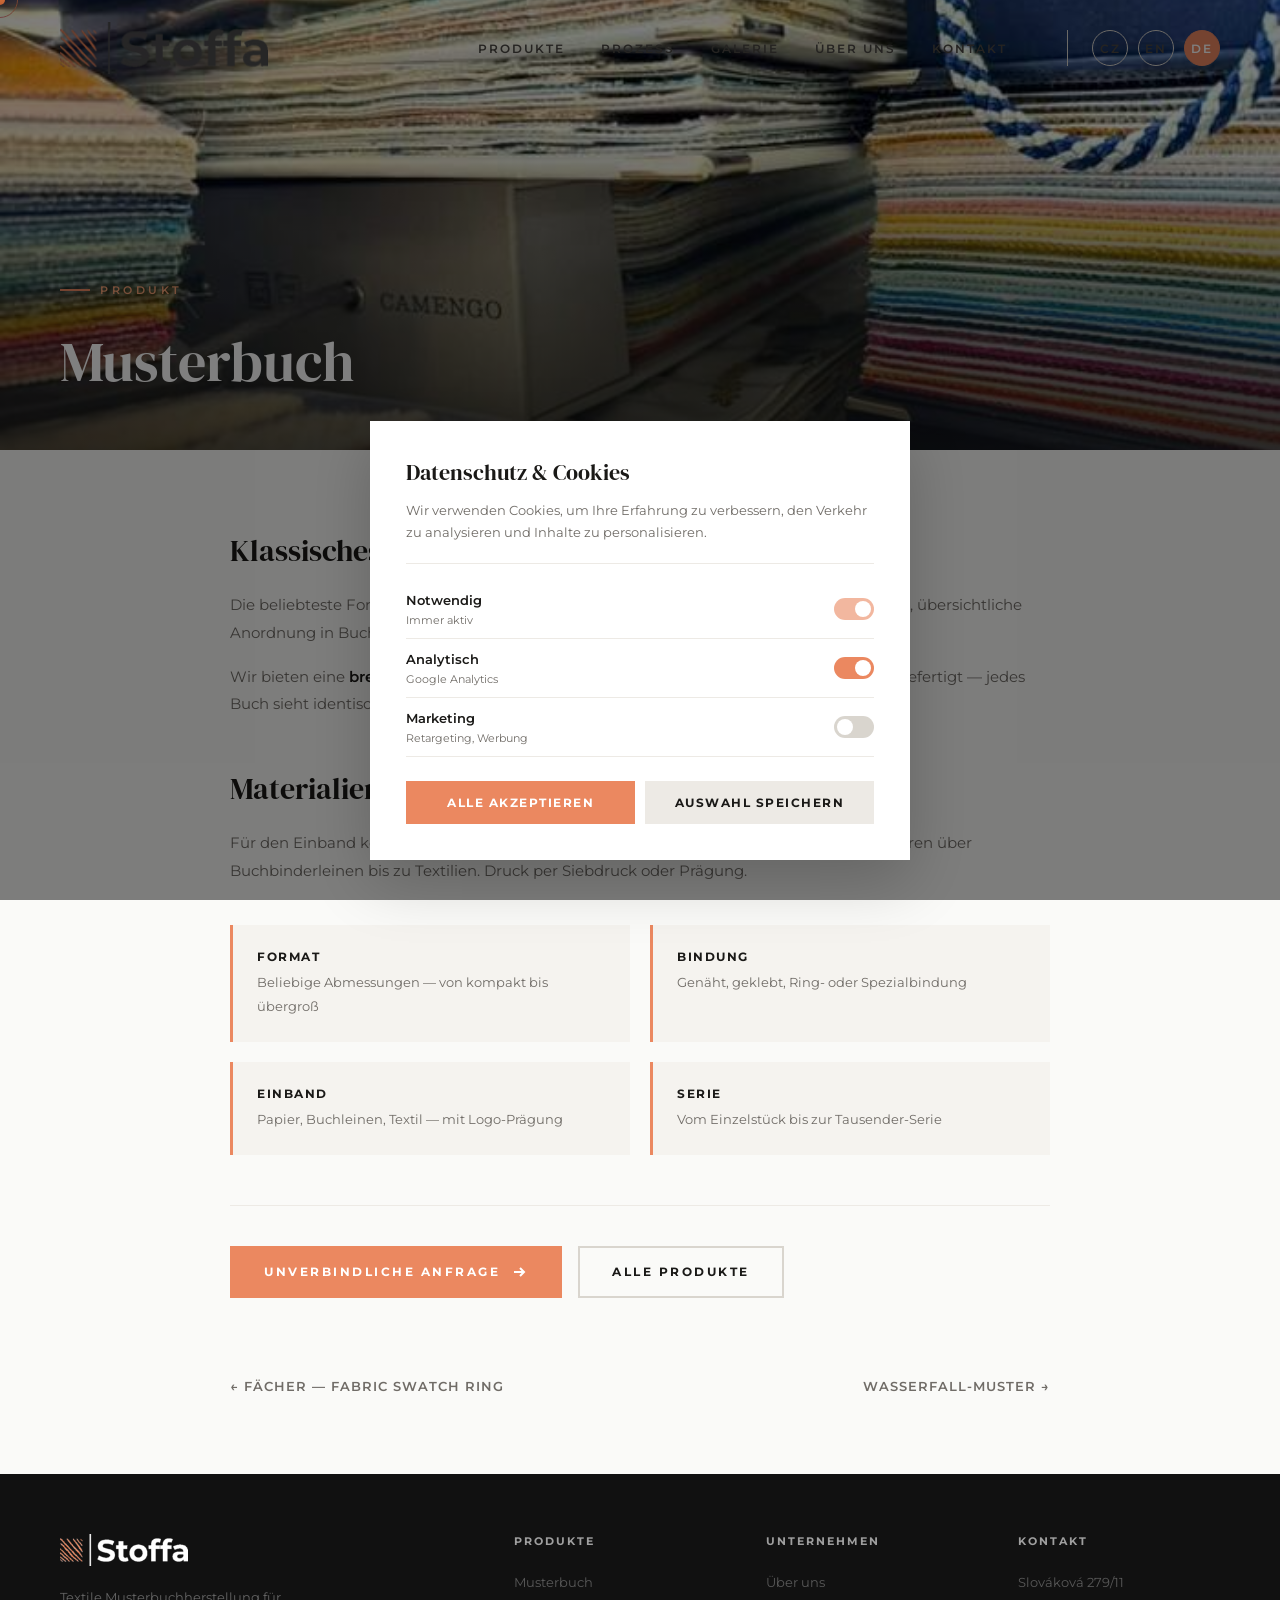
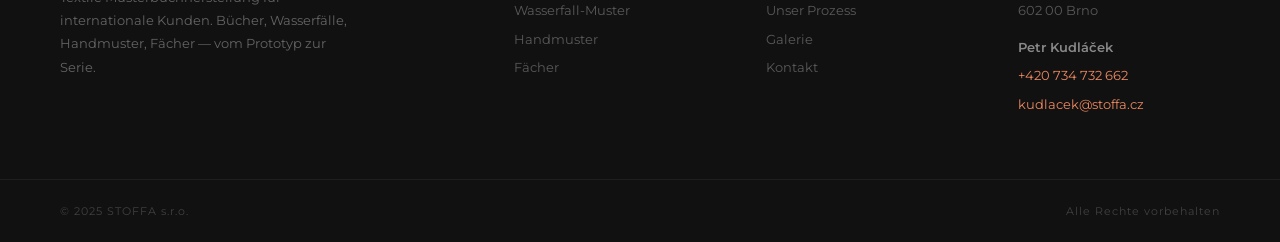
<file: kniha-de.html>
<!DOCTYPE html><html lang="de"><head><meta charset="UTF-8"><meta name="viewport" content="width=device-width,initial-scale=1"><title>Musterbuch — STOFFA s.r.o.</title><link rel="preconnect" href="https://fonts.googleapis.com"><link href="https://fonts.googleapis.com/css2?family=DM+Serif+Display:ital@0;1&family=Montserrat:wght@300;400;500;600;700&display=swap" rel="stylesheet"><style>*{margin:0;padding:0;box-sizing:border-box}
:root{--o:#EB8860;--od:#D4702A;--ol:#F2A074;--dk:#1A1917;--tx:#4A4743;--txl:#706C67;--bg:#FAFAF8;--cr:#F5F3EF;--gy:#EDEAE5;--gy2:#D9D5CE;--hd:'DM Serif Display',Georgia,serif;--bd:'Montserrat',Helvetica,sans-serif}
html{scroll-behavior:smooth;overflow-x:hidden}body{font-family:var(--bd);color:var(--tx);background:var(--bg);cursor:none;overflow-x:hidden;font-weight:400}a{color:inherit;text-decoration:none}img{max-width:100%;display:block}
.cur{position:fixed;width:10px;height:10px;border-radius:50%;background:var(--o);pointer-events:none;z-index:10000;transition:transform .2s cubic-bezier(.16,1,.3,1),opacity .2s;mix-blend-mode:difference;transform:translate(-50%,-50%)}.cur-r{position:fixed;width:36px;height:36px;border-radius:50%;border:1.5px solid var(--o);pointer-events:none;z-index:9999;transition:transform .35s cubic-bezier(.16,1,.3,1),opacity .2s,width .3s,height .3s;mix-blend-mode:difference;transform:translate(-50%,-50%);opacity:.5}.cur.h{transform:translate(-50%,-50%) scale(0)}.cur-r.h{width:60px;height:60px;opacity:.3}@media(max-width:900px){.cur,.cur-r{display:none}body{cursor:auto}}
nav{position:fixed;top:0;left:0;right:0;z-index:100;padding:22px 60px;display:flex;align-items:center;justify-content:space-between;transition:all .5s cubic-bezier(.16,1,.3,1)}nav.sc{background:rgba(250,250,248,.96);backdrop-filter:blur(16px);box-shadow:0 1px 30px rgba(0,0,0,.06);padding:14px 60px}.nl img{height:52px;transition:height .3s}nav.sc .nl img{height:42px}.nk{display:flex;gap:36px;align-items:center}.nk a{font-size:12px;font-weight:600;letter-spacing:2px;text-transform:uppercase;position:relative;padding:4px 0;color:var(--tx)}.nk a::after{content:'';position:absolute;bottom:-2px;left:0;width:0;height:1.5px;background:var(--o);transition:width .4s cubic-bezier(.16,1,.3,1)}.nk a:hover::after{width:100%}.nk a:hover{color:var(--dk)}.ls{display:flex;gap:10px;margin-left:24px;border-left:1px solid var(--gy2);padding-left:24px}.lb{font-size:11px;font-weight:700;letter-spacing:.5px;width:36px;height:36px;display:inline-flex;align-items:center;justify-content:center;border:1.5px solid var(--gy2);border-radius:50%;cursor:pointer;transition:all .3s;background:transparent;font-family:var(--bd);color:var(--tx);text-decoration:none}.lb.act{background:var(--o);color:#fff;border-color:var(--o)}.hb{display:none;flex-direction:column;gap:5px;cursor:pointer;z-index:101}.hb span{width:26px;height:2px;background:var(--dk);transition:all .3s}.mm{display:none;position:fixed;inset:0;background:var(--bg);z-index:99;flex-direction:column;align-items:center;justify-content:center;gap:28px}.mm.op{display:flex}.mm a{font-size:20px;font-family:var(--hd);font-weight:400}@media(max-width:900px){nav{padding:16px 20px}nav.sc{padding:12px 20px}.nk{display:none}.hb{display:flex}}
.rv{opacity:0;transform:translateY(36px);transition:all .9s cubic-bezier(.16,1,.3,1)}.rv.vis{opacity:1;transform:translateY(0)}.d1{transition-delay:.1s}.d2{transition-delay:.2s}.d3{transition-delay:.3s}.d4{transition-delay:.4s}.d5{transition-delay:.5s}
section{padding:120px 60px}@media(max-width:768px){section{padding:80px 20px}}.st{display:inline-flex;align-items:center;gap:10px;font-size:11px;letter-spacing:3.5px;text-transform:uppercase;font-weight:600;color:var(--o);margin-bottom:16px}.st::before{content:'';width:30px;height:1.5px;background:var(--o)}.sh{font-family:var(--hd);font-size:clamp(30px,3.8vw,52px);font-weight:400;color:var(--dk);margin-bottom:20px;line-height:1.15}.sd{font-size:15px;line-height:1.85;max-width:580px;margin-bottom:60px;color:var(--txl)}
.bp{display:inline-flex;align-items:center;gap:10px;background:var(--o);color:#fff;padding:15px 32px;font-size:12px;font-weight:700;letter-spacing:2.5px;text-transform:uppercase;transition:all .4s cubic-bezier(.16,1,.3,1);border:2px solid var(--o);font-family:var(--bd);cursor:pointer}.bp:hover{background:var(--dk);border-color:var(--dk);transform:translateY(-2px)}.bp svg{transition:transform .3s}.bp:hover svg{transform:translateX(4px)}.bo{display:inline-flex;align-items:center;gap:10px;background:transparent;color:var(--dk);padding:15px 32px;font-size:12px;font-weight:700;letter-spacing:2.5px;text-transform:uppercase;transition:all .4s;border:2px solid var(--gy2);font-family:var(--bd);cursor:pointer}.bo:hover{border-color:var(--o);color:var(--o)}
.hero{display:grid;grid-template-columns:1fr 1fr;position:relative;overflow:hidden}.hl{display:flex;flex-direction:column;justify-content:center;padding:100px 60px 40px}.htag{display:inline-flex;align-items:center;gap:10px;font-size:11px;letter-spacing:3.5px;text-transform:uppercase;font-weight:600;color:var(--o);margin-bottom:24px}.htag::before{content:'';width:40px;height:1.5px;background:var(--o)}.hero h1{font-family:var(--hd);font-size:clamp(36px,4.2vw,60px);font-weight:400;line-height:1.12;color:var(--dk);margin-bottom:20px}.hero h1 em{font-style:italic;color:var(--o)}.hdesc{font-size:15px;line-height:1.8;color:var(--txl);max-width:480px;margin-bottom:28px}.hcta{display:flex;gap:14px;flex-wrap:wrap}.hr{position:relative;overflow:hidden}.hr img{width:100%;height:100%;object-fit:cover;animation:hz 25s ease-in-out infinite alternate}.hr::after{content:'';position:absolute;inset:0;background:linear-gradient(to right,var(--bg) 0%,transparent 12%)}@keyframes hz{0%{transform:scale(1.04)}100%{transform:scale(1)}}
.hcar{width:100%;height:320px;margin-top:40px;position:relative;overflow:hidden;border:1px solid var(--gy);background:#fff;box-shadow:0 8px 36px rgba(0,0,0,.08)}.hcar-track{display:flex;flex-direction:column;animation:hslide 15s ease-in-out infinite}.hcar-item{min-height:320px;display:flex;align-items:center;gap:28px;padding:24px}.hcar-item img{width:180px;height:272px;object-fit:cover;border-radius:6px;flex-shrink:0}.hcar-info{display:flex;flex-direction:column;gap:10px;flex:1}.hcar-info span{font-size:20px;font-weight:700;letter-spacing:1.5px;text-transform:uppercase;color:var(--dk)}.hcar-info small{font-size:14px;color:var(--txl);line-height:1.7}.hcar-dots{position:absolute;bottom:10px;right:14px;display:flex;gap:5px}.hcar-dots i{width:8px;height:8px;border-radius:50%;background:var(--gy2);transition:all .3s}.hcar-dots i.ac{background:var(--o);width:24px;border-radius:4px}@keyframes hslide{0%,16%{transform:translateY(0)}20%,36%{transform:translateY(-320px)}40%,56%{transform:translateY(-640px)}60%,76%{transform:translateY(-960px)}80%,96%{transform:translateY(-1280px)}100%{transform:translateY(0)}}
@media(max-width:900px){.hero{grid-template-columns:1fr}.hl{padding:90px 24px 30px}.hr{height:300px}.hr::after{background:linear-gradient(to top,var(--bg) 0%,transparent 20%)}.hcar{height:260px}.hcar-item{min-height:260px;padding:16px}.hcar-item img{width:120px;height:220px}}
.mq{overflow:hidden;background:var(--o);padding:14px 0;white-space:nowrap}.mqt{display:flex;animation:m 35s linear infinite}.mqt span{font-family:var(--hd);font-size:16px;font-weight:400;color:#fff;padding:0 32px;flex-shrink:0}.mqt .dt{font-size:8px;opacity:.5}@keyframes m{0%{transform:translateX(0)}100%{transform:translateX(-50%)}}
.products{background:var(--cr)}.pg{display:grid;grid-template-columns:repeat(auto-fill,minmax(280px,1fr));gap:28px}.pc{background:#fff;overflow:hidden;position:relative;transition:transform .5s cubic-bezier(.16,1,.3,1),box-shadow .5s;cursor:pointer;color:inherit}.pc:hover{transform:translateY(-6px);box-shadow:0 24px 60px rgba(0,0,0,.08)}.pci{height:340px;overflow:hidden;position:relative}.pci img{width:100%;height:100%;object-fit:cover;transition:transform .7s cubic-bezier(.16,1,.3,1)}.pc:hover .pci img{transform:scale(1.06)}.pci .pcb{position:absolute;top:20px;left:20px;background:var(--o);color:#fff;font-size:10px;font-weight:700;letter-spacing:2px;text-transform:uppercase;padding:8px 16px;z-index:2}.pcbd{padding:32px 28px}.pcbd h3{font-family:var(--hd);font-size:24px;font-weight:400;color:var(--dk);margin-bottom:14px}.pcbd p{font-size:14px;line-height:1.75;color:var(--txl)}.pctg{display:flex;flex-wrap:wrap;gap:6px;margin-top:18px}.pctg span{font-size:10px;font-weight:600;letter-spacing:1px;text-transform:uppercase;padding:5px 12px;border:1px solid var(--gy);color:var(--txl);border-radius:20px}
.fg2{display:grid;grid-template-columns:repeat(3,1fr);gap:40px 50px}@media(max-width:900px){.fg2{grid-template-columns:1fr 1fr}}@media(max-width:560px){.fg2{grid-template-columns:1fr}}.ft2{position:relative;padding-left:48px}.ft2::before{content:'';position:absolute;left:0;top:6px;width:24px;height:2px;background:var(--o)}.ft2::after{content:'';position:absolute;left:0;top:16px;width:14px;height:2px;background:var(--o);opacity:.4}.ft2 h4{font-family:var(--hd);font-size:20px;font-weight:400;color:var(--dk);margin-bottom:10px}.ft2 p{font-size:13px;line-height:1.75;color:var(--txl)}
.process{background:var(--cr)}.prg{display:grid;grid-template-columns:repeat(4,1fr);gap:40px}@media(max-width:900px){.prg{grid-template-columns:1fr 1fr}}@media(max-width:560px){.prg{grid-template-columns:1fr}}.ps{padding:36px 28px;background:#fff;border-top:3px solid var(--o);transition:transform .3s,box-shadow .3s}.ps:hover{transform:translateY(-4px);box-shadow:0 16px 40px rgba(0,0,0,.06)}.psn{font-family:var(--hd);font-size:48px;font-weight:400;color:var(--o);opacity:.2;margin-bottom:16px}.ps h3{font-family:var(--hd);font-size:20px;font-weight:400;color:var(--dk);margin-bottom:12px}.ps p{font-size:13px;line-height:1.75;color:var(--txl)}
.gallery{background:var(--dk);color:#fff}.gallery .st{color:var(--ol)}.gallery .sh{color:#fff}.gallery .sd{color:rgba(255,255,255,.5)}.gg{display:grid;grid-template-columns:repeat(12,1fr);grid-auto-rows:200px;gap:12px}.gi{overflow:hidden;position:relative}.gi img{width:100%;height:100%;object-fit:cover;transition:transform .7s cubic-bezier(.16,1,.3,1)}.gi:hover img{transform:scale(1.05)}.g1{grid-column:span 5;grid-row:span 2}.g2{grid-column:span 4}.g3{grid-column:span 3}.g4{grid-column:span 3}.g5{grid-column:span 4}@media(max-width:768px){.gg{grid-template-columns:1fr 1fr;grid-auto-rows:180px}.g1,.g2,.g3,.g4,.g5{grid-column:span 1;grid-row:span 1}.g1{grid-column:span 2}}
.contact{background:var(--dk);color:#fff;position:relative;overflow:hidden}.contact .st{color:var(--ol)}.contact .sh{color:#fff}.contact .sd{color:rgba(255,255,255,.5)}.cg{display:grid;grid-template-columns:1fr 1.2fr;gap:80px;position:relative;z-index:2}.ci h3{font-family:var(--hd);font-size:28px;font-weight:400;color:#fff;margin-bottom:24px}.ci p{margin-bottom:14px;line-height:1.75;font-size:14px;color:rgba(255,255,255,.5)}.ci a{color:var(--o);font-weight:600;border-bottom:1px solid var(--o)}.cd{margin-top:36px;padding-top:36px;border-top:1px solid rgba(255,255,255,.08)}.cd h4{font-size:12px;font-weight:700;letter-spacing:2px;text-transform:uppercase;color:rgba(255,255,255,.7);margin-bottom:16px}.cf{background:rgba(255,255,255,.04);border:1px solid rgba(255,255,255,.08);padding:40px}.cf .fg{margin-bottom:20px}.cf .fg label{display:block;font-size:11px;letter-spacing:2px;text-transform:uppercase;font-weight:700;margin-bottom:8px;color:rgba(255,255,255,.6)}.cf .fg input,.cf .fg textarea{width:100%;padding:14px 18px;border:1px solid rgba(255,255,255,.12);background:rgba(255,255,255,.04);font-size:14px;font-family:var(--bd);transition:border .3s;outline:none;color:#fff}.cf .fg input:focus,.cf .fg textarea:focus{border-color:var(--o)}.cf .fg textarea{height:120px;resize:vertical}.cf .fr{display:grid;grid-template-columns:1fr 1fr;gap:20px}.cf .sub{width:100%;background:var(--o);color:#fff;border:none;padding:18px;font-size:13px;font-weight:700;letter-spacing:2.5px;text-transform:uppercase;cursor:pointer;font-family:var(--bd);transition:all .3s;display:flex;align-items:center;justify-content:center;gap:10px;margin-top:8px}.cf .sub:hover{background:#fff;color:var(--dk)}@media(max-width:768px){.cg{grid-template-columns:1fr}.cf .fr{grid-template-columns:1fr}.cf{padding:28px}}
@media(max-width:900px){#about>div{grid-template-columns:1fr !important}#about>div>div:first-child{min-height:350px !important}}
footer{background:#111;padding:0}.ft-main{display:grid;grid-template-columns:2fr 1fr 1fr 1fr;gap:50px;padding:60px;border-bottom:1px solid rgba(255,255,255,.06)}.ft-brand{display:flex;flex-direction:column;gap:20px;align-items:flex-start}.ft-brand img{height:32px;width:auto;object-fit:contain;background:none!important}.ft-brand p{font-size:13px;line-height:1.8;color:rgba(255,255,255,.35);max-width:300px}.ft-col h5{font-size:11px;font-weight:700;letter-spacing:2px;text-transform:uppercase;color:rgba(255,255,255,.6);margin-bottom:20px}.ft-col a,.ft-col p{display:block;font-size:13px;line-height:2.2;color:rgba(255,255,255,.3);transition:color .2s}.ft-col a:hover{color:var(--o)}.ft-bot{display:flex;justify-content:space-between;align-items:center;padding:24px 60px;font-size:11px;color:rgba(255,255,255,.2);letter-spacing:1px}@media(max-width:768px){.ft-main{grid-template-columns:1fr 1fr;gap:30px;padding:40px 24px}.ft-bot{flex-direction:column;gap:12px;text-align:center;padding:20px 24px}}
.stt{position:fixed;bottom:32px;right:32px;width:44px;height:44px;background:var(--o);color:#fff;border:none;border-radius:50%;cursor:pointer;display:flex;align-items:center;justify-content:center;z-index:90;opacity:0;transform:translateY(20px);transition:all .3s;font-size:18px}.stt.sh{opacity:1;transform:translateY(0)}.stt:hover{background:var(--dk)}
.ck-overlay{position:fixed;inset:0;background:rgba(0,0,0,.5);z-index:300;display:none;align-items:flex-end;justify-content:center}.ck-overlay.show{display:flex}
.ck-box{background:#fff;max-width:540px;width:100%;margin:0 0 40px;padding:36px;box-shadow:0 20px 60px rgba(0,0,0,.2);position:relative}
.ck-box h3{font-family:var(--hd);font-size:22px;font-weight:400;color:var(--dk);margin-bottom:12px}
.ck-box p{font-size:13px;line-height:1.7;color:var(--txl);margin-bottom:20px}
.ck-box a{color:var(--o);text-decoration:underline}
.ck-toggles{border-top:1px solid var(--gy);padding-top:16px;margin-bottom:24px}
.ck-row{display:flex;align-items:center;justify-content:space-between;padding:10px 0;border-bottom:1px solid var(--gy)}
.ck-row span{font-size:13px;font-weight:600;color:var(--dk)}
.ck-row small{font-size:11px;color:var(--txl)}
.ck-row label{position:relative;width:40px;height:22px;cursor:pointer}
.ck-row input{opacity:0;width:0;height:0}
.ck-slider{position:absolute;inset:0;background:var(--gy2);border-radius:22px;transition:.3s}
.ck-slider::before{content:'';position:absolute;width:16px;height:16px;left:3px;bottom:3px;background:#fff;border-radius:50%;transition:.3s}
.ck-row input:checked+.ck-slider{background:var(--o)}
.ck-row input:checked+.ck-slider::before{transform:translateX(18px)}
.ck-row input:disabled+.ck-slider{opacity:.6;cursor:not-allowed}
.ck-btns{display:flex;gap:10px}
.ck-btns button{flex:1;padding:14px;font-size:12px;font-weight:700;letter-spacing:1.5px;text-transform:uppercase;cursor:pointer;font-family:var(--bd);border:none;transition:all .3s}
.ck-accept{background:var(--o);color:#fff}.ck-accept:hover{background:var(--dk)}
.ck-save{background:var(--gy);color:var(--dk)}.ck-save:hover{background:var(--gy2)}
@media(max-width:768px){.ck-box{margin:0;max-width:100%}.ck-btns{flex-direction:column}}
.pp-hero{height:50vh;min-height:360px;position:relative;overflow:hidden}.pp-hero img{width:100%;height:100%;object-fit:cover}.pp-hero::after{content:'';position:absolute;inset:0;background:linear-gradient(transparent 30%,rgba(26,25,23,.75))}.pp-hero-text{position:absolute;bottom:50px;left:60px;color:#fff;z-index:2}.pp-hero-text .st{color:var(--ol)}.pp-hero-text h1{font-family:var(--hd);font-size:clamp(36px,5vw,56px);font-weight:400;margin-top:10px}
.pp-body{max-width:900px;margin:0 auto;padding:80px 40px}.pp-body h2{font-family:var(--hd);font-size:30px;font-weight:400;color:var(--dk);margin-bottom:20px;margin-top:50px}.pp-body h2:first-child{margin-top:0}.pp-body p{font-size:15px;line-height:1.85;color:var(--txl);margin-bottom:16px}.pp-body p strong{color:var(--dk);font-weight:600}
.pp-specs{display:grid;grid-template-columns:1fr 1fr;gap:20px;margin:40px 0}.pp-spec{padding:24px;background:var(--cr);border-left:3px solid var(--o)}.pp-spec h4{font-size:12px;font-weight:700;letter-spacing:1.5px;text-transform:uppercase;color:var(--dk);margin-bottom:6px}.pp-spec p{font-size:13px;color:var(--txl);margin:0}
.pp-cta{display:flex;gap:16px;margin-top:50px;padding-top:40px;border-top:1px solid var(--gy)}.pp-nav{display:flex;justify-content:space-between;max-width:900px;margin:0 auto;padding:0 40px 80px}.pp-nav a{font-size:13px;font-weight:600;letter-spacing:1px;text-transform:uppercase;color:var(--txl);transition:color .3s}.pp-nav a:hover{color:var(--o)}
@media(max-width:768px){.pp-hero-text{left:24px;bottom:30px}.pp-body{padding:50px 24px}.pp-specs{grid-template-columns:1fr}.pp-cta{flex-direction:column}.pp-nav{padding:0 24px 60px}}
.proc-video{margin-top:60px;position:relative;overflow:hidden;border-radius:0}
.proc-video video{width:100%;display:block}
.proc-video-overlay{position:absolute;inset:0;background:linear-gradient(transparent 60%,rgba(26,25,23,.6));pointer-events:none}
</style></head><body><div class="cur" id="c"></div><div class="cur-r" id="cr"></div>
<nav id="nav"><a href="index-de.html" class="nl"><img src="img/logo.png" alt="Stoffa"></a><div class="nk"><a href="index-de.html#products">Produkte</a><a href="index-de.html#process">Prozess</a><a href="index-de.html#gallery">Galerie</a><a href="index-de.html#about">Über uns</a><a href="index-de.html#contact">Kontakt</a><div class="ls"><a href="index.html" class="lb">CZ</a><a href="index-en.html" class="lb">EN</a><a href="index-de.html" class="lb act">DE</a></div></div><div class="hb" onclick="toggleMenu()"><span></span><span></span><span></span></div></nav>
<div class="mm" id="mm"><a href="index-de.html#products" onclick="toggleMenu()">Produkte</a><a href="index-de.html#process" onclick="toggleMenu()">Prozess</a><a href="index-de.html#gallery" onclick="toggleMenu()">Galerie</a><a href="index-de.html#about" onclick="toggleMenu()">Über uns</a><a href="index-de.html#contact" onclick="toggleMenu()">Kontakt</a></div><div class="pp-hero"><img src="img/product-kniha.jpg" alt="Musterbuch"><div class="pp-hero-text"><div class="st">Produkt</div><h1>Musterbuch</h1></div></div>
<div class="pp-body"><h2>Klassisches Format für anspruchsvolle Kunden</h2><p>Die beliebteste Form der Textilkollektions-Präsentation. Musterbücher bieten eine elegante, übersichtliche Anordnung in Buchbindung.</p><p>Wir bieten eine <strong>breite Palette an Verarbeitungsoptionen</strong>. Buchdeckel werden maschinell gefertigt — jedes Buch sieht identisch aus.</p><h2>Materialien und Oberflächen</h2><p>Für den Einband können verschiedene <strong>Bezugsmaterialien</strong> verwendet werden — von Papieren über Buchbinderleinen bis zu Textilien. Druck per Siebdruck oder Prägung.</p><div class="pp-specs"><div class="pp-spec"><h4>Format</h4><p>Beliebige Abmessungen — von kompakt bis übergroß</p></div><div class="pp-spec"><h4>Bindung</h4><p>Genäht, geklebt, Ring- oder Spezialbindung</p></div><div class="pp-spec"><h4>Einband</h4><p>Papier, Buchleinen, Textil — mit Logo-Prägung</p></div><div class="pp-spec"><h4>Serie</h4><p>Vom Einzelstück bis zur Tausender-Serie</p></div></div><div class="pp-cta"><a href="index-de.html#contact" class="bp">Unverbindliche Anfrage <svg width="18" height="18" fill="none" stroke="currentColor" stroke-width="2"><path d="M4 9h10M10 5l4 4-4 4"/></svg></a><a href="index-de.html#products" class="bo">Alle Produkte</a></div></div>
<div class="pp-nav"><a href="vejir-de.html">← Fächer — Fabric Swatch Ring</a><a href="vodopad-de.html">Wasserfall-Muster →</a></div><button class="stt" id="stt" onclick="scrollTo({top:0,behavior:'smooth'})">↑</button><footer><div class="ft-main"><div class="ft-brand"><img src="img/logo-light.png" alt="Stoffa"><p>Textile Musterbuchherstellung für internationale Kunden. Bücher, Wasserfälle, Handmuster, Fächer — vom Prototyp zur Serie.</p></div><div class="ft-col"><h5>Produkte</h5><a href="kniha-de.html">Musterbuch</a><a href="vodopad-de.html">Wasserfall-Muster</a><a href="handmuster-de.html">Handmuster</a><a href="vejir-de.html">Fächer</a></div><div class="ft-col"><h5>Unternehmen</h5><a href="index-de.html#about">Über uns</a><a href="index-de.html#process">Unser Prozess</a><a href="index-de.html#gallery">Galerie</a><a href="index-de.html#contact">Kontakt</a></div><div class="ft-col"><h5>Kontakt</h5><p>Slováková 279/11<br>602 00 Brno</p><p style="color:rgba(255,255,255,.5);font-weight:600;margin-top:8px">Petr Kudláček</p><a href="tel:+420734732662" style="color:var(--o)">+420 734 732 662</a><a href="mailto:kudlacek@stoffa.cz" style="color:var(--o)">kudlacek@stoffa.cz</a></div></div><div class="ft-bot"><span>© 2025 STOFFA s.r.o.</span><span>Alle Rechte vorbehalten</span></div></footer><div class="ck-overlay" id="ck"><div class="ck-box">
<h3>Datenschutz & Cookies</h3>
<p>Wir verwenden Cookies, um Ihre Erfahrung zu verbessern, den Verkehr zu analysieren und Inhalte zu personalisieren.</p>
<div class="ck-toggles">
<div class="ck-row"><div><span>Notwendig</span><br><small>Immer aktiv</small></div><label><input type="checkbox" checked disabled><span class="ck-slider"></span></label></div>
<div class="ck-row"><div><span>Analytisch</span><br><small>Google Analytics</small></div><label><input type="checkbox" id="ck-an" checked><span class="ck-slider"></span></label></div>
<div class="ck-row"><div><span>Marketing</span><br><small>Retargeting, Werbung</small></div><label><input type="checkbox" id="ck-mk"><span class="ck-slider"></span></label></div>
</div>
<div class="ck-btns"><button class="ck-accept" onclick="acceptAll()">Alle akzeptieren</button><button class="ck-save" onclick="saveCk()">Auswahl speichern</button></div>
</div></div><script>
const c=document.getElementById('c'),cr=document.getElementById('cr');document.addEventListener('mousemove',e=>{c.style.left=cr.style.left=e.clientX+'px';c.style.top=cr.style.top=e.clientY+'px'});document.querySelectorAll('a,button,.pc,.gi,input,textarea').forEach(el=>{el.addEventListener('mouseenter',()=>{c.classList.add('h');cr.classList.add('h')});el.addEventListener('mouseleave',()=>{c.classList.remove('h');cr.classList.remove('h')})});
window.addEventListener('scroll',()=>{document.getElementById('nav').classList.toggle('sc',scrollY>60);const s=document.getElementById('stt');if(s)s.classList.toggle('sh',scrollY>600)});
function toggleMenu(){document.getElementById('mm').classList.toggle('op')}
const obs=new IntersectionObserver(e=>{e.forEach(i=>{if(i.isIntersecting)i.target.classList.add('vis')})},{threshold:.12});document.querySelectorAll('.rv').forEach(el=>obs.observe(el));
// GDPR Cookies
const ckEl=document.getElementById('ck');
if(ckEl&&!localStorage.getItem('ck_consent')){setTimeout(()=>ckEl.classList.add('show'),1200)}
function acceptAll(){const an=document.getElementById('ck-an');const mk=document.getElementById('ck-mk');if(an)an.checked=true;if(mk)mk.checked=true;saveCk()}
function saveCk(){const an=document.getElementById('ck-an');const mk=document.getElementById('ck-mk');const consent={necessary:true,analytics:an?an.checked:false,marketing:mk?mk.checked:false,timestamp:new Date().toISOString()};localStorage.setItem('ck_consent',JSON.stringify(consent));document.getElementById('ck').classList.remove('show')}
</script></body></html>
</file>
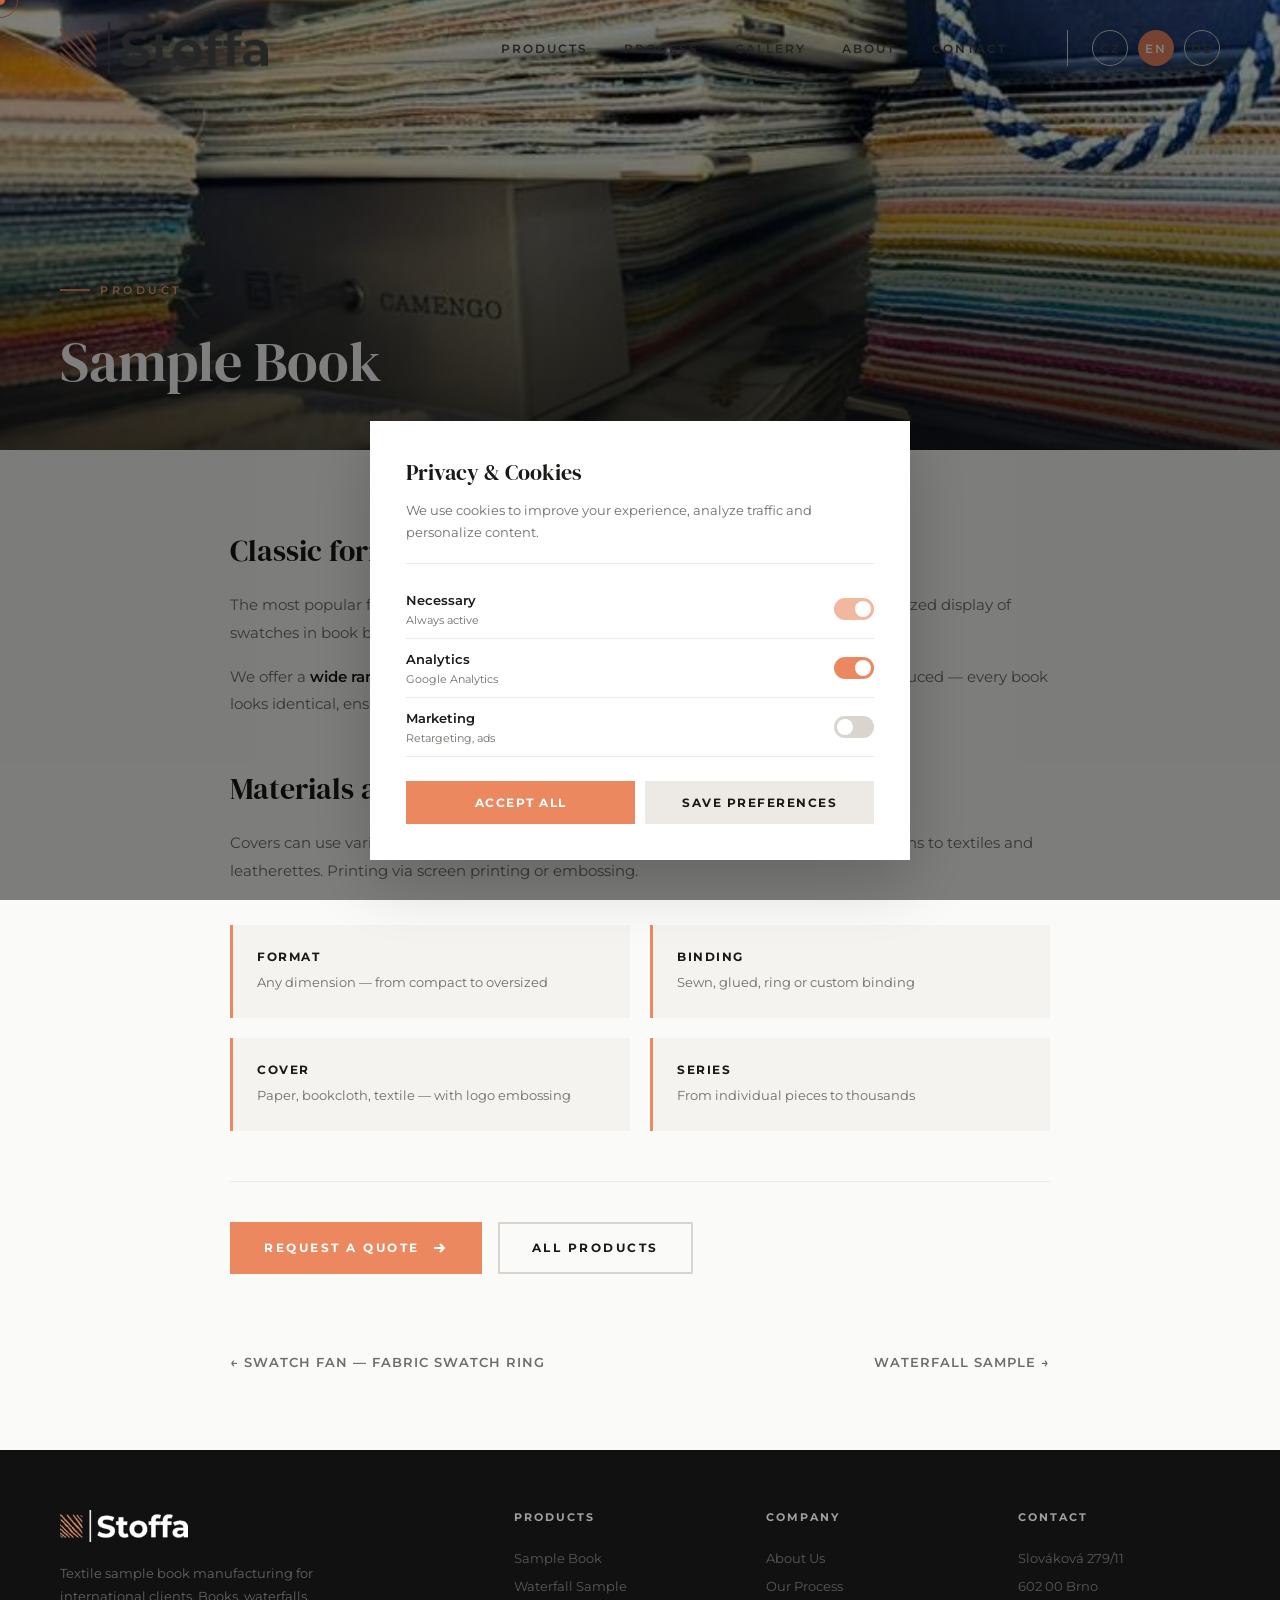
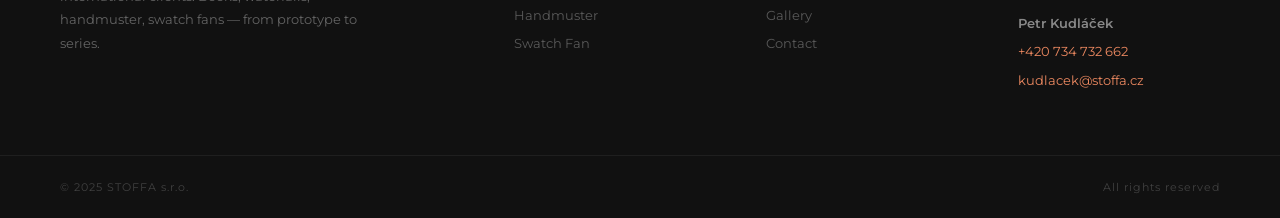
<file: kniha-en.html>
<!DOCTYPE html><html lang="en"><head><meta charset="UTF-8"><meta name="viewport" content="width=device-width,initial-scale=1"><title>Sample Book — STOFFA s.r.o.</title><link rel="preconnect" href="https://fonts.googleapis.com"><link href="https://fonts.googleapis.com/css2?family=DM+Serif+Display:ital@0;1&family=Montserrat:wght@300;400;500;600;700&display=swap" rel="stylesheet"><style>*{margin:0;padding:0;box-sizing:border-box}
:root{--o:#EB8860;--od:#D4702A;--ol:#F2A074;--dk:#1A1917;--tx:#4A4743;--txl:#706C67;--bg:#FAFAF8;--cr:#F5F3EF;--gy:#EDEAE5;--gy2:#D9D5CE;--hd:'DM Serif Display',Georgia,serif;--bd:'Montserrat',Helvetica,sans-serif}
html{scroll-behavior:smooth;overflow-x:hidden}body{font-family:var(--bd);color:var(--tx);background:var(--bg);cursor:none;overflow-x:hidden;font-weight:400}a{color:inherit;text-decoration:none}img{max-width:100%;display:block}
.cur{position:fixed;width:10px;height:10px;border-radius:50%;background:var(--o);pointer-events:none;z-index:10000;transition:transform .2s cubic-bezier(.16,1,.3,1),opacity .2s;mix-blend-mode:difference;transform:translate(-50%,-50%)}.cur-r{position:fixed;width:36px;height:36px;border-radius:50%;border:1.5px solid var(--o);pointer-events:none;z-index:9999;transition:transform .35s cubic-bezier(.16,1,.3,1),opacity .2s,width .3s,height .3s;mix-blend-mode:difference;transform:translate(-50%,-50%);opacity:.5}.cur.h{transform:translate(-50%,-50%) scale(0)}.cur-r.h{width:60px;height:60px;opacity:.3}@media(max-width:900px){.cur,.cur-r{display:none}body{cursor:auto}}
nav{position:fixed;top:0;left:0;right:0;z-index:100;padding:22px 60px;display:flex;align-items:center;justify-content:space-between;transition:all .5s cubic-bezier(.16,1,.3,1)}nav.sc{background:rgba(250,250,248,.96);backdrop-filter:blur(16px);box-shadow:0 1px 30px rgba(0,0,0,.06);padding:14px 60px}.nl img{height:52px;transition:height .3s}nav.sc .nl img{height:42px}.nk{display:flex;gap:36px;align-items:center}.nk a{font-size:12px;font-weight:600;letter-spacing:2px;text-transform:uppercase;position:relative;padding:4px 0;color:var(--tx)}.nk a::after{content:'';position:absolute;bottom:-2px;left:0;width:0;height:1.5px;background:var(--o);transition:width .4s cubic-bezier(.16,1,.3,1)}.nk a:hover::after{width:100%}.nk a:hover{color:var(--dk)}.ls{display:flex;gap:10px;margin-left:24px;border-left:1px solid var(--gy2);padding-left:24px}.lb{font-size:11px;font-weight:700;letter-spacing:.5px;width:36px;height:36px;display:inline-flex;align-items:center;justify-content:center;border:1.5px solid var(--gy2);border-radius:50%;cursor:pointer;transition:all .3s;background:transparent;font-family:var(--bd);color:var(--tx);text-decoration:none}.lb.act{background:var(--o);color:#fff;border-color:var(--o)}.hb{display:none;flex-direction:column;gap:5px;cursor:pointer;z-index:101}.hb span{width:26px;height:2px;background:var(--dk);transition:all .3s}.mm{display:none;position:fixed;inset:0;background:var(--bg);z-index:99;flex-direction:column;align-items:center;justify-content:center;gap:28px}.mm.op{display:flex}.mm a{font-size:20px;font-family:var(--hd);font-weight:400}@media(max-width:900px){nav{padding:16px 20px}nav.sc{padding:12px 20px}.nk{display:none}.hb{display:flex}}
.rv{opacity:0;transform:translateY(36px);transition:all .9s cubic-bezier(.16,1,.3,1)}.rv.vis{opacity:1;transform:translateY(0)}.d1{transition-delay:.1s}.d2{transition-delay:.2s}.d3{transition-delay:.3s}.d4{transition-delay:.4s}.d5{transition-delay:.5s}
section{padding:120px 60px}@media(max-width:768px){section{padding:80px 20px}}.st{display:inline-flex;align-items:center;gap:10px;font-size:11px;letter-spacing:3.5px;text-transform:uppercase;font-weight:600;color:var(--o);margin-bottom:16px}.st::before{content:'';width:30px;height:1.5px;background:var(--o)}.sh{font-family:var(--hd);font-size:clamp(30px,3.8vw,52px);font-weight:400;color:var(--dk);margin-bottom:20px;line-height:1.15}.sd{font-size:15px;line-height:1.85;max-width:580px;margin-bottom:60px;color:var(--txl)}
.bp{display:inline-flex;align-items:center;gap:10px;background:var(--o);color:#fff;padding:15px 32px;font-size:12px;font-weight:700;letter-spacing:2.5px;text-transform:uppercase;transition:all .4s cubic-bezier(.16,1,.3,1);border:2px solid var(--o);font-family:var(--bd);cursor:pointer}.bp:hover{background:var(--dk);border-color:var(--dk);transform:translateY(-2px)}.bp svg{transition:transform .3s}.bp:hover svg{transform:translateX(4px)}.bo{display:inline-flex;align-items:center;gap:10px;background:transparent;color:var(--dk);padding:15px 32px;font-size:12px;font-weight:700;letter-spacing:2.5px;text-transform:uppercase;transition:all .4s;border:2px solid var(--gy2);font-family:var(--bd);cursor:pointer}.bo:hover{border-color:var(--o);color:var(--o)}
.hero{display:grid;grid-template-columns:1fr 1fr;position:relative;overflow:hidden}.hl{display:flex;flex-direction:column;justify-content:center;padding:100px 60px 40px}.htag{display:inline-flex;align-items:center;gap:10px;font-size:11px;letter-spacing:3.5px;text-transform:uppercase;font-weight:600;color:var(--o);margin-bottom:24px}.htag::before{content:'';width:40px;height:1.5px;background:var(--o)}.hero h1{font-family:var(--hd);font-size:clamp(36px,4.2vw,60px);font-weight:400;line-height:1.12;color:var(--dk);margin-bottom:20px}.hero h1 em{font-style:italic;color:var(--o)}.hdesc{font-size:15px;line-height:1.8;color:var(--txl);max-width:480px;margin-bottom:28px}.hcta{display:flex;gap:14px;flex-wrap:wrap}.hr{position:relative;overflow:hidden}.hr img{width:100%;height:100%;object-fit:cover;animation:hz 25s ease-in-out infinite alternate}.hr::after{content:'';position:absolute;inset:0;background:linear-gradient(to right,var(--bg) 0%,transparent 12%)}@keyframes hz{0%{transform:scale(1.04)}100%{transform:scale(1)}}
.hcar{width:100%;height:320px;margin-top:40px;position:relative;overflow:hidden;border:1px solid var(--gy);background:#fff;box-shadow:0 8px 36px rgba(0,0,0,.08)}.hcar-track{display:flex;flex-direction:column;animation:hslide 15s ease-in-out infinite}.hcar-item{min-height:320px;display:flex;align-items:center;gap:28px;padding:24px}.hcar-item img{width:180px;height:272px;object-fit:cover;border-radius:6px;flex-shrink:0}.hcar-info{display:flex;flex-direction:column;gap:10px;flex:1}.hcar-info span{font-size:20px;font-weight:700;letter-spacing:1.5px;text-transform:uppercase;color:var(--dk)}.hcar-info small{font-size:14px;color:var(--txl);line-height:1.7}.hcar-dots{position:absolute;bottom:10px;right:14px;display:flex;gap:5px}.hcar-dots i{width:8px;height:8px;border-radius:50%;background:var(--gy2);transition:all .3s}.hcar-dots i.ac{background:var(--o);width:24px;border-radius:4px}@keyframes hslide{0%,16%{transform:translateY(0)}20%,36%{transform:translateY(-320px)}40%,56%{transform:translateY(-640px)}60%,76%{transform:translateY(-960px)}80%,96%{transform:translateY(-1280px)}100%{transform:translateY(0)}}
@media(max-width:900px){.hero{grid-template-columns:1fr}.hl{padding:90px 24px 30px}.hr{height:300px}.hr::after{background:linear-gradient(to top,var(--bg) 0%,transparent 20%)}.hcar{height:260px}.hcar-item{min-height:260px;padding:16px}.hcar-item img{width:120px;height:220px}}
.mq{overflow:hidden;background:var(--o);padding:14px 0;white-space:nowrap}.mqt{display:flex;animation:m 35s linear infinite}.mqt span{font-family:var(--hd);font-size:16px;font-weight:400;color:#fff;padding:0 32px;flex-shrink:0}.mqt .dt{font-size:8px;opacity:.5}@keyframes m{0%{transform:translateX(0)}100%{transform:translateX(-50%)}}
.products{background:var(--cr)}.pg{display:grid;grid-template-columns:repeat(auto-fill,minmax(280px,1fr));gap:28px}.pc{background:#fff;overflow:hidden;position:relative;transition:transform .5s cubic-bezier(.16,1,.3,1),box-shadow .5s;cursor:pointer;color:inherit}.pc:hover{transform:translateY(-6px);box-shadow:0 24px 60px rgba(0,0,0,.08)}.pci{height:340px;overflow:hidden;position:relative}.pci img{width:100%;height:100%;object-fit:cover;transition:transform .7s cubic-bezier(.16,1,.3,1)}.pc:hover .pci img{transform:scale(1.06)}.pci .pcb{position:absolute;top:20px;left:20px;background:var(--o);color:#fff;font-size:10px;font-weight:700;letter-spacing:2px;text-transform:uppercase;padding:8px 16px;z-index:2}.pcbd{padding:32px 28px}.pcbd h3{font-family:var(--hd);font-size:24px;font-weight:400;color:var(--dk);margin-bottom:14px}.pcbd p{font-size:14px;line-height:1.75;color:var(--txl)}.pctg{display:flex;flex-wrap:wrap;gap:6px;margin-top:18px}.pctg span{font-size:10px;font-weight:600;letter-spacing:1px;text-transform:uppercase;padding:5px 12px;border:1px solid var(--gy);color:var(--txl);border-radius:20px}
.fg2{display:grid;grid-template-columns:repeat(3,1fr);gap:40px 50px}@media(max-width:900px){.fg2{grid-template-columns:1fr 1fr}}@media(max-width:560px){.fg2{grid-template-columns:1fr}}.ft2{position:relative;padding-left:48px}.ft2::before{content:'';position:absolute;left:0;top:6px;width:24px;height:2px;background:var(--o)}.ft2::after{content:'';position:absolute;left:0;top:16px;width:14px;height:2px;background:var(--o);opacity:.4}.ft2 h4{font-family:var(--hd);font-size:20px;font-weight:400;color:var(--dk);margin-bottom:10px}.ft2 p{font-size:13px;line-height:1.75;color:var(--txl)}
.process{background:var(--cr)}.prg{display:grid;grid-template-columns:repeat(4,1fr);gap:40px}@media(max-width:900px){.prg{grid-template-columns:1fr 1fr}}@media(max-width:560px){.prg{grid-template-columns:1fr}}.ps{padding:36px 28px;background:#fff;border-top:3px solid var(--o);transition:transform .3s,box-shadow .3s}.ps:hover{transform:translateY(-4px);box-shadow:0 16px 40px rgba(0,0,0,.06)}.psn{font-family:var(--hd);font-size:48px;font-weight:400;color:var(--o);opacity:.2;margin-bottom:16px}.ps h3{font-family:var(--hd);font-size:20px;font-weight:400;color:var(--dk);margin-bottom:12px}.ps p{font-size:13px;line-height:1.75;color:var(--txl)}
.gallery{background:var(--dk);color:#fff}.gallery .st{color:var(--ol)}.gallery .sh{color:#fff}.gallery .sd{color:rgba(255,255,255,.5)}.gg{display:grid;grid-template-columns:repeat(12,1fr);grid-auto-rows:200px;gap:12px}.gi{overflow:hidden;position:relative}.gi img{width:100%;height:100%;object-fit:cover;transition:transform .7s cubic-bezier(.16,1,.3,1)}.gi:hover img{transform:scale(1.05)}.g1{grid-column:span 5;grid-row:span 2}.g2{grid-column:span 4}.g3{grid-column:span 3}.g4{grid-column:span 3}.g5{grid-column:span 4}@media(max-width:768px){.gg{grid-template-columns:1fr 1fr;grid-auto-rows:180px}.g1,.g2,.g3,.g4,.g5{grid-column:span 1;grid-row:span 1}.g1{grid-column:span 2}}
.contact{background:var(--dk);color:#fff;position:relative;overflow:hidden}.contact .st{color:var(--ol)}.contact .sh{color:#fff}.contact .sd{color:rgba(255,255,255,.5)}.cg{display:grid;grid-template-columns:1fr 1.2fr;gap:80px;position:relative;z-index:2}.ci h3{font-family:var(--hd);font-size:28px;font-weight:400;color:#fff;margin-bottom:24px}.ci p{margin-bottom:14px;line-height:1.75;font-size:14px;color:rgba(255,255,255,.5)}.ci a{color:var(--o);font-weight:600;border-bottom:1px solid var(--o)}.cd{margin-top:36px;padding-top:36px;border-top:1px solid rgba(255,255,255,.08)}.cd h4{font-size:12px;font-weight:700;letter-spacing:2px;text-transform:uppercase;color:rgba(255,255,255,.7);margin-bottom:16px}.cf{background:rgba(255,255,255,.04);border:1px solid rgba(255,255,255,.08);padding:40px}.cf .fg{margin-bottom:20px}.cf .fg label{display:block;font-size:11px;letter-spacing:2px;text-transform:uppercase;font-weight:700;margin-bottom:8px;color:rgba(255,255,255,.6)}.cf .fg input,.cf .fg textarea{width:100%;padding:14px 18px;border:1px solid rgba(255,255,255,.12);background:rgba(255,255,255,.04);font-size:14px;font-family:var(--bd);transition:border .3s;outline:none;color:#fff}.cf .fg input:focus,.cf .fg textarea:focus{border-color:var(--o)}.cf .fg textarea{height:120px;resize:vertical}.cf .fr{display:grid;grid-template-columns:1fr 1fr;gap:20px}.cf .sub{width:100%;background:var(--o);color:#fff;border:none;padding:18px;font-size:13px;font-weight:700;letter-spacing:2.5px;text-transform:uppercase;cursor:pointer;font-family:var(--bd);transition:all .3s;display:flex;align-items:center;justify-content:center;gap:10px;margin-top:8px}.cf .sub:hover{background:#fff;color:var(--dk)}@media(max-width:768px){.cg{grid-template-columns:1fr}.cf .fr{grid-template-columns:1fr}.cf{padding:28px}}
@media(max-width:900px){#about>div{grid-template-columns:1fr !important}#about>div>div:first-child{min-height:350px !important}}
footer{background:#111;padding:0}.ft-main{display:grid;grid-template-columns:2fr 1fr 1fr 1fr;gap:50px;padding:60px;border-bottom:1px solid rgba(255,255,255,.06)}.ft-brand{display:flex;flex-direction:column;gap:20px;align-items:flex-start}.ft-brand img{height:32px;width:auto;object-fit:contain;background:none!important}.ft-brand p{font-size:13px;line-height:1.8;color:rgba(255,255,255,.35);max-width:300px}.ft-col h5{font-size:11px;font-weight:700;letter-spacing:2px;text-transform:uppercase;color:rgba(255,255,255,.6);margin-bottom:20px}.ft-col a,.ft-col p{display:block;font-size:13px;line-height:2.2;color:rgba(255,255,255,.3);transition:color .2s}.ft-col a:hover{color:var(--o)}.ft-bot{display:flex;justify-content:space-between;align-items:center;padding:24px 60px;font-size:11px;color:rgba(255,255,255,.2);letter-spacing:1px}@media(max-width:768px){.ft-main{grid-template-columns:1fr 1fr;gap:30px;padding:40px 24px}.ft-bot{flex-direction:column;gap:12px;text-align:center;padding:20px 24px}}
.stt{position:fixed;bottom:32px;right:32px;width:44px;height:44px;background:var(--o);color:#fff;border:none;border-radius:50%;cursor:pointer;display:flex;align-items:center;justify-content:center;z-index:90;opacity:0;transform:translateY(20px);transition:all .3s;font-size:18px}.stt.sh{opacity:1;transform:translateY(0)}.stt:hover{background:var(--dk)}
.ck-overlay{position:fixed;inset:0;background:rgba(0,0,0,.5);z-index:300;display:none;align-items:flex-end;justify-content:center}.ck-overlay.show{display:flex}
.ck-box{background:#fff;max-width:540px;width:100%;margin:0 0 40px;padding:36px;box-shadow:0 20px 60px rgba(0,0,0,.2);position:relative}
.ck-box h3{font-family:var(--hd);font-size:22px;font-weight:400;color:var(--dk);margin-bottom:12px}
.ck-box p{font-size:13px;line-height:1.7;color:var(--txl);margin-bottom:20px}
.ck-box a{color:var(--o);text-decoration:underline}
.ck-toggles{border-top:1px solid var(--gy);padding-top:16px;margin-bottom:24px}
.ck-row{display:flex;align-items:center;justify-content:space-between;padding:10px 0;border-bottom:1px solid var(--gy)}
.ck-row span{font-size:13px;font-weight:600;color:var(--dk)}
.ck-row small{font-size:11px;color:var(--txl)}
.ck-row label{position:relative;width:40px;height:22px;cursor:pointer}
.ck-row input{opacity:0;width:0;height:0}
.ck-slider{position:absolute;inset:0;background:var(--gy2);border-radius:22px;transition:.3s}
.ck-slider::before{content:'';position:absolute;width:16px;height:16px;left:3px;bottom:3px;background:#fff;border-radius:50%;transition:.3s}
.ck-row input:checked+.ck-slider{background:var(--o)}
.ck-row input:checked+.ck-slider::before{transform:translateX(18px)}
.ck-row input:disabled+.ck-slider{opacity:.6;cursor:not-allowed}
.ck-btns{display:flex;gap:10px}
.ck-btns button{flex:1;padding:14px;font-size:12px;font-weight:700;letter-spacing:1.5px;text-transform:uppercase;cursor:pointer;font-family:var(--bd);border:none;transition:all .3s}
.ck-accept{background:var(--o);color:#fff}.ck-accept:hover{background:var(--dk)}
.ck-save{background:var(--gy);color:var(--dk)}.ck-save:hover{background:var(--gy2)}
@media(max-width:768px){.ck-box{margin:0;max-width:100%}.ck-btns{flex-direction:column}}
.pp-hero{height:50vh;min-height:360px;position:relative;overflow:hidden}.pp-hero img{width:100%;height:100%;object-fit:cover}.pp-hero::after{content:'';position:absolute;inset:0;background:linear-gradient(transparent 30%,rgba(26,25,23,.75))}.pp-hero-text{position:absolute;bottom:50px;left:60px;color:#fff;z-index:2}.pp-hero-text .st{color:var(--ol)}.pp-hero-text h1{font-family:var(--hd);font-size:clamp(36px,5vw,56px);font-weight:400;margin-top:10px}
.pp-body{max-width:900px;margin:0 auto;padding:80px 40px}.pp-body h2{font-family:var(--hd);font-size:30px;font-weight:400;color:var(--dk);margin-bottom:20px;margin-top:50px}.pp-body h2:first-child{margin-top:0}.pp-body p{font-size:15px;line-height:1.85;color:var(--txl);margin-bottom:16px}.pp-body p strong{color:var(--dk);font-weight:600}
.pp-specs{display:grid;grid-template-columns:1fr 1fr;gap:20px;margin:40px 0}.pp-spec{padding:24px;background:var(--cr);border-left:3px solid var(--o)}.pp-spec h4{font-size:12px;font-weight:700;letter-spacing:1.5px;text-transform:uppercase;color:var(--dk);margin-bottom:6px}.pp-spec p{font-size:13px;color:var(--txl);margin:0}
.pp-cta{display:flex;gap:16px;margin-top:50px;padding-top:40px;border-top:1px solid var(--gy)}.pp-nav{display:flex;justify-content:space-between;max-width:900px;margin:0 auto;padding:0 40px 80px}.pp-nav a{font-size:13px;font-weight:600;letter-spacing:1px;text-transform:uppercase;color:var(--txl);transition:color .3s}.pp-nav a:hover{color:var(--o)}
@media(max-width:768px){.pp-hero-text{left:24px;bottom:30px}.pp-body{padding:50px 24px}.pp-specs{grid-template-columns:1fr}.pp-cta{flex-direction:column}.pp-nav{padding:0 24px 60px}}
.proc-video{margin-top:60px;position:relative;overflow:hidden;border-radius:0}
.proc-video video{width:100%;display:block}
.proc-video-overlay{position:absolute;inset:0;background:linear-gradient(transparent 60%,rgba(26,25,23,.6));pointer-events:none}
</style></head><body><div class="cur" id="c"></div><div class="cur-r" id="cr"></div>
<nav id="nav"><a href="index-en.html" class="nl"><img src="img/logo.png" alt="Stoffa"></a><div class="nk"><a href="index-en.html#products">Products</a><a href="index-en.html#process">Process</a><a href="index-en.html#gallery">Gallery</a><a href="index-en.html#about">About</a><a href="index-en.html#contact">Contact</a><div class="ls"><a href="index.html" class="lb">CZ</a><a href="index-en.html" class="lb act">EN</a><a href="index-de.html" class="lb">DE</a></div></div><div class="hb" onclick="toggleMenu()"><span></span><span></span><span></span></div></nav>
<div class="mm" id="mm"><a href="index-en.html#products" onclick="toggleMenu()">Products</a><a href="index-en.html#process" onclick="toggleMenu()">Process</a><a href="index-en.html#gallery" onclick="toggleMenu()">Gallery</a><a href="index-en.html#about" onclick="toggleMenu()">About</a><a href="index-en.html#contact" onclick="toggleMenu()">Contact</a></div><div class="pp-hero"><img src="img/product-kniha.jpg" alt="Sample Book"><div class="pp-hero-text"><div class="st">Product</div><h1>Sample Book</h1></div></div>
<div class="pp-body"><h2>Classic format for demanding clients</h2><p>The most popular form of textile collection presentation. Sample books offer elegant, organized display of swatches in book binding.</p><p>We offer a <strong>wide range of processing options and materials</strong>. Book covers are machine-produced — every book looks identical, ensuring consistent brand presentation.</p><h2>Materials and finishes</h2><p>Covers can use various <strong>covering materials</strong> — from quality papers through bookbinding cloths to textiles and leatherettes. Printing via screen printing or embossing.</p><div class="pp-specs"><div class="pp-spec"><h4>Format</h4><p>Any dimension — from compact to oversized</p></div><div class="pp-spec"><h4>Binding</h4><p>Sewn, glued, ring or custom binding</p></div><div class="pp-spec"><h4>Cover</h4><p>Paper, bookcloth, textile — with logo embossing</p></div><div class="pp-spec"><h4>Series</h4><p>From individual pieces to thousands</p></div></div><div class="pp-cta"><a href="index-en.html#contact" class="bp">Request a Quote <svg width="18" height="18" fill="none" stroke="currentColor" stroke-width="2"><path d="M4 9h10M10 5l4 4-4 4"/></svg></a><a href="index-en.html#products" class="bo">All Products</a></div></div>
<div class="pp-nav"><a href="vejir-en.html">← Swatch Fan — Fabric Swatch Ring</a><a href="vodopad-en.html">Waterfall Sample →</a></div><button class="stt" id="stt" onclick="scrollTo({top:0,behavior:'smooth'})">↑</button><footer><div class="ft-main"><div class="ft-brand"><img src="img/logo-light.png" alt="Stoffa"><p>Textile sample book manufacturing for international clients. Books, waterfalls, handmuster, swatch fans — from prototype to series.</p></div><div class="ft-col"><h5>Products</h5><a href="kniha-en.html">Sample Book</a><a href="vodopad-en.html">Waterfall Sample</a><a href="handmuster-en.html">Handmuster</a><a href="vejir-en.html">Swatch Fan</a></div><div class="ft-col"><h5>Company</h5><a href="index-en.html#about">About Us</a><a href="index-en.html#process">Our Process</a><a href="index-en.html#gallery">Gallery</a><a href="index-en.html#contact">Contact</a></div><div class="ft-col"><h5>Contact</h5><p>Slováková 279/11<br>602 00 Brno</p><p style="color:rgba(255,255,255,.5);font-weight:600;margin-top:8px">Petr Kudláček</p><a href="tel:+420734732662" style="color:var(--o)">+420 734 732 662</a><a href="mailto:kudlacek@stoffa.cz" style="color:var(--o)">kudlacek@stoffa.cz</a></div></div><div class="ft-bot"><span>© 2025 STOFFA s.r.o.</span><span>All rights reserved</span></div></footer><div class="ck-overlay" id="ck"><div class="ck-box">
<h3>Privacy & Cookies</h3>
<p>We use cookies to improve your experience, analyze traffic and personalize content.</p>
<div class="ck-toggles">
<div class="ck-row"><div><span>Necessary</span><br><small>Always active</small></div><label><input type="checkbox" checked disabled><span class="ck-slider"></span></label></div>
<div class="ck-row"><div><span>Analytics</span><br><small>Google Analytics</small></div><label><input type="checkbox" id="ck-an" checked><span class="ck-slider"></span></label></div>
<div class="ck-row"><div><span>Marketing</span><br><small>Retargeting, ads</small></div><label><input type="checkbox" id="ck-mk"><span class="ck-slider"></span></label></div>
</div>
<div class="ck-btns"><button class="ck-accept" onclick="acceptAll()">Accept All</button><button class="ck-save" onclick="saveCk()">Save Preferences</button></div>
</div></div><script>
const c=document.getElementById('c'),cr=document.getElementById('cr');document.addEventListener('mousemove',e=>{c.style.left=cr.style.left=e.clientX+'px';c.style.top=cr.style.top=e.clientY+'px'});document.querySelectorAll('a,button,.pc,.gi,input,textarea').forEach(el=>{el.addEventListener('mouseenter',()=>{c.classList.add('h');cr.classList.add('h')});el.addEventListener('mouseleave',()=>{c.classList.remove('h');cr.classList.remove('h')})});
window.addEventListener('scroll',()=>{document.getElementById('nav').classList.toggle('sc',scrollY>60);const s=document.getElementById('stt');if(s)s.classList.toggle('sh',scrollY>600)});
function toggleMenu(){document.getElementById('mm').classList.toggle('op')}
const obs=new IntersectionObserver(e=>{e.forEach(i=>{if(i.isIntersecting)i.target.classList.add('vis')})},{threshold:.12});document.querySelectorAll('.rv').forEach(el=>obs.observe(el));
// GDPR Cookies
const ckEl=document.getElementById('ck');
if(ckEl&&!localStorage.getItem('ck_consent')){setTimeout(()=>ckEl.classList.add('show'),1200)}
function acceptAll(){const an=document.getElementById('ck-an');const mk=document.getElementById('ck-mk');if(an)an.checked=true;if(mk)mk.checked=true;saveCk()}
function saveCk(){const an=document.getElementById('ck-an');const mk=document.getElementById('ck-mk');const consent={necessary:true,analytics:an?an.checked:false,marketing:mk?mk.checked:false,timestamp:new Date().toISOString()};localStorage.setItem('ck_consent',JSON.stringify(consent));document.getElementById('ck').classList.remove('show')}
</script></body></html>
</file>
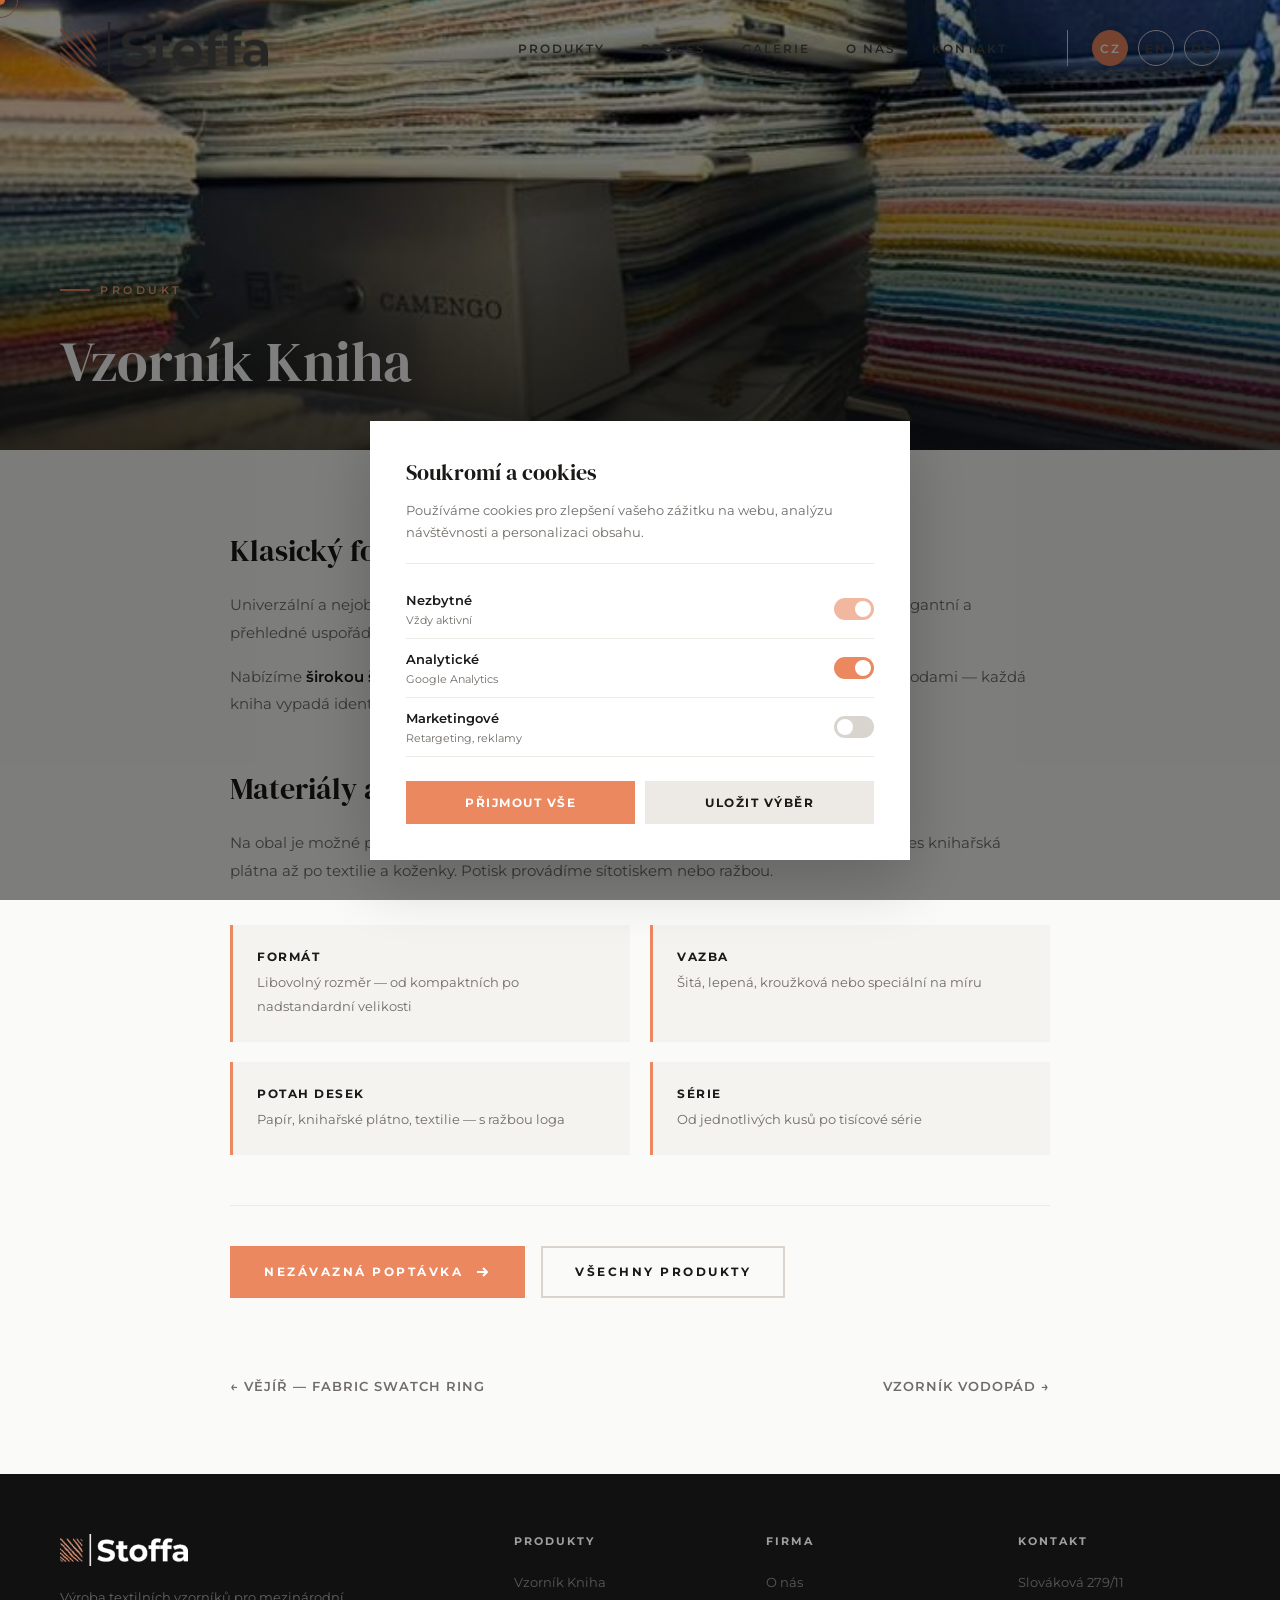
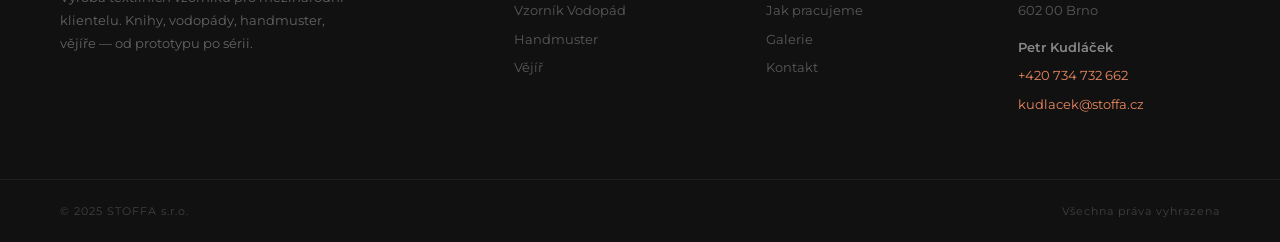
<file: kniha.html>
<!DOCTYPE html><html lang="cs"><head><meta charset="UTF-8"><meta name="viewport" content="width=device-width,initial-scale=1"><title>Vzorník Kniha — STOFFA s.r.o.</title><link rel="preconnect" href="https://fonts.googleapis.com"><link href="https://fonts.googleapis.com/css2?family=DM+Serif+Display:ital@0;1&family=Montserrat:wght@300;400;500;600;700&display=swap" rel="stylesheet"><style>*{margin:0;padding:0;box-sizing:border-box}
:root{--o:#EB8860;--od:#D4702A;--ol:#F2A074;--dk:#1A1917;--tx:#4A4743;--txl:#706C67;--bg:#FAFAF8;--cr:#F5F3EF;--gy:#EDEAE5;--gy2:#D9D5CE;--hd:'DM Serif Display',Georgia,serif;--bd:'Montserrat',Helvetica,sans-serif}
html{scroll-behavior:smooth;overflow-x:hidden}body{font-family:var(--bd);color:var(--tx);background:var(--bg);cursor:none;overflow-x:hidden;font-weight:400}a{color:inherit;text-decoration:none}img{max-width:100%;display:block}
.cur{position:fixed;width:10px;height:10px;border-radius:50%;background:var(--o);pointer-events:none;z-index:10000;transition:transform .2s cubic-bezier(.16,1,.3,1),opacity .2s;mix-blend-mode:difference;transform:translate(-50%,-50%)}.cur-r{position:fixed;width:36px;height:36px;border-radius:50%;border:1.5px solid var(--o);pointer-events:none;z-index:9999;transition:transform .35s cubic-bezier(.16,1,.3,1),opacity .2s,width .3s,height .3s;mix-blend-mode:difference;transform:translate(-50%,-50%);opacity:.5}.cur.h{transform:translate(-50%,-50%) scale(0)}.cur-r.h{width:60px;height:60px;opacity:.3}@media(max-width:900px){.cur,.cur-r{display:none}body{cursor:auto}}
nav{position:fixed;top:0;left:0;right:0;z-index:100;padding:22px 60px;display:flex;align-items:center;justify-content:space-between;transition:all .5s cubic-bezier(.16,1,.3,1)}nav.sc{background:rgba(250,250,248,.96);backdrop-filter:blur(16px);box-shadow:0 1px 30px rgba(0,0,0,.06);padding:14px 60px}.nl img{height:52px;transition:height .3s}nav.sc .nl img{height:42px}.nk{display:flex;gap:36px;align-items:center}.nk a{font-size:12px;font-weight:600;letter-spacing:2px;text-transform:uppercase;position:relative;padding:4px 0;color:var(--tx)}.nk a::after{content:'';position:absolute;bottom:-2px;left:0;width:0;height:1.5px;background:var(--o);transition:width .4s cubic-bezier(.16,1,.3,1)}.nk a:hover::after{width:100%}.nk a:hover{color:var(--dk)}.ls{display:flex;gap:10px;margin-left:24px;border-left:1px solid var(--gy2);padding-left:24px}.lb{font-size:11px;font-weight:700;letter-spacing:.5px;width:36px;height:36px;display:inline-flex;align-items:center;justify-content:center;border:1.5px solid var(--gy2);border-radius:50%;cursor:pointer;transition:all .3s;background:transparent;font-family:var(--bd);color:var(--tx);text-decoration:none}.lb.act{background:var(--o);color:#fff;border-color:var(--o)}.hb{display:none;flex-direction:column;gap:5px;cursor:pointer;z-index:101}.hb span{width:26px;height:2px;background:var(--dk);transition:all .3s}.mm{display:none;position:fixed;inset:0;background:var(--bg);z-index:99;flex-direction:column;align-items:center;justify-content:center;gap:28px}.mm.op{display:flex}.mm a{font-size:20px;font-family:var(--hd);font-weight:400}@media(max-width:900px){nav{padding:16px 20px}nav.sc{padding:12px 20px}.nk{display:none}.hb{display:flex}}
.rv{opacity:0;transform:translateY(36px);transition:all .9s cubic-bezier(.16,1,.3,1)}.rv.vis{opacity:1;transform:translateY(0)}.d1{transition-delay:.1s}.d2{transition-delay:.2s}.d3{transition-delay:.3s}.d4{transition-delay:.4s}.d5{transition-delay:.5s}
section{padding:120px 60px}@media(max-width:768px){section{padding:80px 20px}}.st{display:inline-flex;align-items:center;gap:10px;font-size:11px;letter-spacing:3.5px;text-transform:uppercase;font-weight:600;color:var(--o);margin-bottom:16px}.st::before{content:'';width:30px;height:1.5px;background:var(--o)}.sh{font-family:var(--hd);font-size:clamp(30px,3.8vw,52px);font-weight:400;color:var(--dk);margin-bottom:20px;line-height:1.15}.sd{font-size:15px;line-height:1.85;max-width:580px;margin-bottom:60px;color:var(--txl)}
.bp{display:inline-flex;align-items:center;gap:10px;background:var(--o);color:#fff;padding:15px 32px;font-size:12px;font-weight:700;letter-spacing:2.5px;text-transform:uppercase;transition:all .4s cubic-bezier(.16,1,.3,1);border:2px solid var(--o);font-family:var(--bd);cursor:pointer}.bp:hover{background:var(--dk);border-color:var(--dk);transform:translateY(-2px)}.bp svg{transition:transform .3s}.bp:hover svg{transform:translateX(4px)}.bo{display:inline-flex;align-items:center;gap:10px;background:transparent;color:var(--dk);padding:15px 32px;font-size:12px;font-weight:700;letter-spacing:2.5px;text-transform:uppercase;transition:all .4s;border:2px solid var(--gy2);font-family:var(--bd);cursor:pointer}.bo:hover{border-color:var(--o);color:var(--o)}
.hero{display:grid;grid-template-columns:1fr 1fr;position:relative;overflow:hidden}.hl{display:flex;flex-direction:column;justify-content:center;padding:100px 60px 40px}.htag{display:inline-flex;align-items:center;gap:10px;font-size:11px;letter-spacing:3.5px;text-transform:uppercase;font-weight:600;color:var(--o);margin-bottom:24px}.htag::before{content:'';width:40px;height:1.5px;background:var(--o)}.hero h1{font-family:var(--hd);font-size:clamp(36px,4.2vw,60px);font-weight:400;line-height:1.12;color:var(--dk);margin-bottom:20px}.hero h1 em{font-style:italic;color:var(--o)}.hdesc{font-size:15px;line-height:1.8;color:var(--txl);max-width:480px;margin-bottom:28px}.hcta{display:flex;gap:14px;flex-wrap:wrap}.hr{position:relative;overflow:hidden}.hr img{width:100%;height:100%;object-fit:cover;animation:hz 25s ease-in-out infinite alternate}.hr::after{content:'';position:absolute;inset:0;background:linear-gradient(to right,var(--bg) 0%,transparent 12%)}@keyframes hz{0%{transform:scale(1.04)}100%{transform:scale(1)}}
.hcar{width:100%;height:320px;margin-top:40px;position:relative;overflow:hidden;border:1px solid var(--gy);background:#fff;box-shadow:0 8px 36px rgba(0,0,0,.08)}.hcar-track{display:flex;flex-direction:column;animation:hslide 15s ease-in-out infinite}.hcar-item{min-height:320px;display:flex;align-items:center;gap:28px;padding:24px}.hcar-item img{width:180px;height:272px;object-fit:cover;border-radius:6px;flex-shrink:0}.hcar-info{display:flex;flex-direction:column;gap:10px;flex:1}.hcar-info span{font-size:20px;font-weight:700;letter-spacing:1.5px;text-transform:uppercase;color:var(--dk)}.hcar-info small{font-size:14px;color:var(--txl);line-height:1.7}.hcar-dots{position:absolute;bottom:10px;right:14px;display:flex;gap:5px}.hcar-dots i{width:8px;height:8px;border-radius:50%;background:var(--gy2);transition:all .3s}.hcar-dots i.ac{background:var(--o);width:24px;border-radius:4px}@keyframes hslide{0%,16%{transform:translateY(0)}20%,36%{transform:translateY(-320px)}40%,56%{transform:translateY(-640px)}60%,76%{transform:translateY(-960px)}80%,96%{transform:translateY(-1280px)}100%{transform:translateY(0)}}
@media(max-width:900px){.hero{grid-template-columns:1fr}.hl{padding:90px 24px 30px}.hr{height:300px}.hr::after{background:linear-gradient(to top,var(--bg) 0%,transparent 20%)}.hcar{height:260px}.hcar-item{min-height:260px;padding:16px}.hcar-item img{width:120px;height:220px}}
.mq{overflow:hidden;background:var(--o);padding:14px 0;white-space:nowrap}.mqt{display:flex;animation:m 35s linear infinite}.mqt span{font-family:var(--hd);font-size:16px;font-weight:400;color:#fff;padding:0 32px;flex-shrink:0}.mqt .dt{font-size:8px;opacity:.5}@keyframes m{0%{transform:translateX(0)}100%{transform:translateX(-50%)}}
.products{background:var(--cr)}.pg{display:grid;grid-template-columns:repeat(auto-fill,minmax(280px,1fr));gap:28px}.pc{background:#fff;overflow:hidden;position:relative;transition:transform .5s cubic-bezier(.16,1,.3,1),box-shadow .5s;cursor:pointer;color:inherit}.pc:hover{transform:translateY(-6px);box-shadow:0 24px 60px rgba(0,0,0,.08)}.pci{height:340px;overflow:hidden;position:relative}.pci img{width:100%;height:100%;object-fit:cover;transition:transform .7s cubic-bezier(.16,1,.3,1)}.pc:hover .pci img{transform:scale(1.06)}.pci .pcb{position:absolute;top:20px;left:20px;background:var(--o);color:#fff;font-size:10px;font-weight:700;letter-spacing:2px;text-transform:uppercase;padding:8px 16px;z-index:2}.pcbd{padding:32px 28px}.pcbd h3{font-family:var(--hd);font-size:24px;font-weight:400;color:var(--dk);margin-bottom:14px}.pcbd p{font-size:14px;line-height:1.75;color:var(--txl)}.pctg{display:flex;flex-wrap:wrap;gap:6px;margin-top:18px}.pctg span{font-size:10px;font-weight:600;letter-spacing:1px;text-transform:uppercase;padding:5px 12px;border:1px solid var(--gy);color:var(--txl);border-radius:20px}
.fg2{display:grid;grid-template-columns:repeat(3,1fr);gap:40px 50px}@media(max-width:900px){.fg2{grid-template-columns:1fr 1fr}}@media(max-width:560px){.fg2{grid-template-columns:1fr}}.ft2{position:relative;padding-left:48px}.ft2::before{content:'';position:absolute;left:0;top:6px;width:24px;height:2px;background:var(--o)}.ft2::after{content:'';position:absolute;left:0;top:16px;width:14px;height:2px;background:var(--o);opacity:.4}.ft2 h4{font-family:var(--hd);font-size:20px;font-weight:400;color:var(--dk);margin-bottom:10px}.ft2 p{font-size:13px;line-height:1.75;color:var(--txl)}
.process{background:var(--cr)}.prg{display:grid;grid-template-columns:repeat(4,1fr);gap:40px}@media(max-width:900px){.prg{grid-template-columns:1fr 1fr}}@media(max-width:560px){.prg{grid-template-columns:1fr}}.ps{padding:36px 28px;background:#fff;border-top:3px solid var(--o);transition:transform .3s,box-shadow .3s}.ps:hover{transform:translateY(-4px);box-shadow:0 16px 40px rgba(0,0,0,.06)}.psn{font-family:var(--hd);font-size:48px;font-weight:400;color:var(--o);opacity:.2;margin-bottom:16px}.ps h3{font-family:var(--hd);font-size:20px;font-weight:400;color:var(--dk);margin-bottom:12px}.ps p{font-size:13px;line-height:1.75;color:var(--txl)}
.gallery{background:var(--dk);color:#fff}.gallery .st{color:var(--ol)}.gallery .sh{color:#fff}.gallery .sd{color:rgba(255,255,255,.5)}.gg{display:grid;grid-template-columns:repeat(12,1fr);grid-auto-rows:200px;gap:12px}.gi{overflow:hidden;position:relative}.gi img{width:100%;height:100%;object-fit:cover;transition:transform .7s cubic-bezier(.16,1,.3,1)}.gi:hover img{transform:scale(1.05)}.g1{grid-column:span 5;grid-row:span 2}.g2{grid-column:span 4}.g3{grid-column:span 3}.g4{grid-column:span 3}.g5{grid-column:span 4}@media(max-width:768px){.gg{grid-template-columns:1fr 1fr;grid-auto-rows:180px}.g1,.g2,.g3,.g4,.g5{grid-column:span 1;grid-row:span 1}.g1{grid-column:span 2}}
.contact{background:var(--dk);color:#fff;position:relative;overflow:hidden}.contact .st{color:var(--ol)}.contact .sh{color:#fff}.contact .sd{color:rgba(255,255,255,.5)}.cg{display:grid;grid-template-columns:1fr 1.2fr;gap:80px;position:relative;z-index:2}.ci h3{font-family:var(--hd);font-size:28px;font-weight:400;color:#fff;margin-bottom:24px}.ci p{margin-bottom:14px;line-height:1.75;font-size:14px;color:rgba(255,255,255,.5)}.ci a{color:var(--o);font-weight:600;border-bottom:1px solid var(--o)}.cd{margin-top:36px;padding-top:36px;border-top:1px solid rgba(255,255,255,.08)}.cd h4{font-size:12px;font-weight:700;letter-spacing:2px;text-transform:uppercase;color:rgba(255,255,255,.7);margin-bottom:16px}.cf{background:rgba(255,255,255,.04);border:1px solid rgba(255,255,255,.08);padding:40px}.cf .fg{margin-bottom:20px}.cf .fg label{display:block;font-size:11px;letter-spacing:2px;text-transform:uppercase;font-weight:700;margin-bottom:8px;color:rgba(255,255,255,.6)}.cf .fg input,.cf .fg textarea{width:100%;padding:14px 18px;border:1px solid rgba(255,255,255,.12);background:rgba(255,255,255,.04);font-size:14px;font-family:var(--bd);transition:border .3s;outline:none;color:#fff}.cf .fg input:focus,.cf .fg textarea:focus{border-color:var(--o)}.cf .fg textarea{height:120px;resize:vertical}.cf .fr{display:grid;grid-template-columns:1fr 1fr;gap:20px}.cf .sub{width:100%;background:var(--o);color:#fff;border:none;padding:18px;font-size:13px;font-weight:700;letter-spacing:2.5px;text-transform:uppercase;cursor:pointer;font-family:var(--bd);transition:all .3s;display:flex;align-items:center;justify-content:center;gap:10px;margin-top:8px}.cf .sub:hover{background:#fff;color:var(--dk)}@media(max-width:768px){.cg{grid-template-columns:1fr}.cf .fr{grid-template-columns:1fr}.cf{padding:28px}}
@media(max-width:900px){#about>div{grid-template-columns:1fr !important}#about>div>div:first-child{min-height:350px !important}}
footer{background:#111;padding:0}.ft-main{display:grid;grid-template-columns:2fr 1fr 1fr 1fr;gap:50px;padding:60px;border-bottom:1px solid rgba(255,255,255,.06)}.ft-brand{display:flex;flex-direction:column;gap:20px;align-items:flex-start}.ft-brand img{height:32px;width:auto;object-fit:contain;background:none!important}.ft-brand p{font-size:13px;line-height:1.8;color:rgba(255,255,255,.35);max-width:300px}.ft-col h5{font-size:11px;font-weight:700;letter-spacing:2px;text-transform:uppercase;color:rgba(255,255,255,.6);margin-bottom:20px}.ft-col a,.ft-col p{display:block;font-size:13px;line-height:2.2;color:rgba(255,255,255,.3);transition:color .2s}.ft-col a:hover{color:var(--o)}.ft-bot{display:flex;justify-content:space-between;align-items:center;padding:24px 60px;font-size:11px;color:rgba(255,255,255,.2);letter-spacing:1px}@media(max-width:768px){.ft-main{grid-template-columns:1fr 1fr;gap:30px;padding:40px 24px}.ft-bot{flex-direction:column;gap:12px;text-align:center;padding:20px 24px}}
.stt{position:fixed;bottom:32px;right:32px;width:44px;height:44px;background:var(--o);color:#fff;border:none;border-radius:50%;cursor:pointer;display:flex;align-items:center;justify-content:center;z-index:90;opacity:0;transform:translateY(20px);transition:all .3s;font-size:18px}.stt.sh{opacity:1;transform:translateY(0)}.stt:hover{background:var(--dk)}
.ck-overlay{position:fixed;inset:0;background:rgba(0,0,0,.5);z-index:300;display:none;align-items:flex-end;justify-content:center}.ck-overlay.show{display:flex}
.ck-box{background:#fff;max-width:540px;width:100%;margin:0 0 40px;padding:36px;box-shadow:0 20px 60px rgba(0,0,0,.2);position:relative}
.ck-box h3{font-family:var(--hd);font-size:22px;font-weight:400;color:var(--dk);margin-bottom:12px}
.ck-box p{font-size:13px;line-height:1.7;color:var(--txl);margin-bottom:20px}
.ck-box a{color:var(--o);text-decoration:underline}
.ck-toggles{border-top:1px solid var(--gy);padding-top:16px;margin-bottom:24px}
.ck-row{display:flex;align-items:center;justify-content:space-between;padding:10px 0;border-bottom:1px solid var(--gy)}
.ck-row span{font-size:13px;font-weight:600;color:var(--dk)}
.ck-row small{font-size:11px;color:var(--txl)}
.ck-row label{position:relative;width:40px;height:22px;cursor:pointer}
.ck-row input{opacity:0;width:0;height:0}
.ck-slider{position:absolute;inset:0;background:var(--gy2);border-radius:22px;transition:.3s}
.ck-slider::before{content:'';position:absolute;width:16px;height:16px;left:3px;bottom:3px;background:#fff;border-radius:50%;transition:.3s}
.ck-row input:checked+.ck-slider{background:var(--o)}
.ck-row input:checked+.ck-slider::before{transform:translateX(18px)}
.ck-row input:disabled+.ck-slider{opacity:.6;cursor:not-allowed}
.ck-btns{display:flex;gap:10px}
.ck-btns button{flex:1;padding:14px;font-size:12px;font-weight:700;letter-spacing:1.5px;text-transform:uppercase;cursor:pointer;font-family:var(--bd);border:none;transition:all .3s}
.ck-accept{background:var(--o);color:#fff}.ck-accept:hover{background:var(--dk)}
.ck-save{background:var(--gy);color:var(--dk)}.ck-save:hover{background:var(--gy2)}
@media(max-width:768px){.ck-box{margin:0;max-width:100%}.ck-btns{flex-direction:column}}
.pp-hero{height:50vh;min-height:360px;position:relative;overflow:hidden}.pp-hero img{width:100%;height:100%;object-fit:cover}.pp-hero::after{content:'';position:absolute;inset:0;background:linear-gradient(transparent 30%,rgba(26,25,23,.75))}.pp-hero-text{position:absolute;bottom:50px;left:60px;color:#fff;z-index:2}.pp-hero-text .st{color:var(--ol)}.pp-hero-text h1{font-family:var(--hd);font-size:clamp(36px,5vw,56px);font-weight:400;margin-top:10px}
.pp-body{max-width:900px;margin:0 auto;padding:80px 40px}.pp-body h2{font-family:var(--hd);font-size:30px;font-weight:400;color:var(--dk);margin-bottom:20px;margin-top:50px}.pp-body h2:first-child{margin-top:0}.pp-body p{font-size:15px;line-height:1.85;color:var(--txl);margin-bottom:16px}.pp-body p strong{color:var(--dk);font-weight:600}
.pp-specs{display:grid;grid-template-columns:1fr 1fr;gap:20px;margin:40px 0}.pp-spec{padding:24px;background:var(--cr);border-left:3px solid var(--o)}.pp-spec h4{font-size:12px;font-weight:700;letter-spacing:1.5px;text-transform:uppercase;color:var(--dk);margin-bottom:6px}.pp-spec p{font-size:13px;color:var(--txl);margin:0}
.pp-cta{display:flex;gap:16px;margin-top:50px;padding-top:40px;border-top:1px solid var(--gy)}.pp-nav{display:flex;justify-content:space-between;max-width:900px;margin:0 auto;padding:0 40px 80px}.pp-nav a{font-size:13px;font-weight:600;letter-spacing:1px;text-transform:uppercase;color:var(--txl);transition:color .3s}.pp-nav a:hover{color:var(--o)}
@media(max-width:768px){.pp-hero-text{left:24px;bottom:30px}.pp-body{padding:50px 24px}.pp-specs{grid-template-columns:1fr}.pp-cta{flex-direction:column}.pp-nav{padding:0 24px 60px}}
.proc-video{margin-top:60px;position:relative;overflow:hidden;border-radius:0}
.proc-video video{width:100%;display:block}
.proc-video-overlay{position:absolute;inset:0;background:linear-gradient(transparent 60%,rgba(26,25,23,.6));pointer-events:none}
</style></head><body><div class="cur" id="c"></div><div class="cur-r" id="cr"></div>
<nav id="nav"><a href="index.html" class="nl"><img src="img/logo.png" alt="Stoffa"></a><div class="nk"><a href="index.html#products">Produkty</a><a href="index.html#process">Proces</a><a href="index.html#gallery">Galerie</a><a href="index.html#about">O nás</a><a href="index.html#contact">Kontakt</a><div class="ls"><a href="index.html" class="lb act">CZ</a><a href="index-en.html" class="lb">EN</a><a href="index-de.html" class="lb">DE</a></div></div><div class="hb" onclick="toggleMenu()"><span></span><span></span><span></span></div></nav>
<div class="mm" id="mm"><a href="index.html#products" onclick="toggleMenu()">Produkty</a><a href="index.html#process" onclick="toggleMenu()">Proces</a><a href="index.html#gallery" onclick="toggleMenu()">Galerie</a><a href="index.html#about" onclick="toggleMenu()">O nás</a><a href="index.html#contact" onclick="toggleMenu()">Kontakt</a></div><div class="pp-hero"><img src="img/product-kniha.jpg" alt="Vzorník Kniha"><div class="pp-hero-text"><div class="st">Produkt</div><h1>Vzorník Kniha</h1></div></div>
<div class="pp-body"><h2>Klasický formát pro náročnou klientelu</h2><p>Univerzální a nejoblíbenější forma prezentace textilních kolekcí. Vzorníková kniha nabízí elegantní a přehledné uspořádání vzorků v knižní vazbě.</p><p>Nabízíme <strong>širokou škálu variant zpracování a materiálů</strong>. Desky knih vyrábíme strojními metodami — každá kniha vypadá identicky, což zaručuje konzistentní prezentaci vaší značky.</p><h2>Materiály a povrchové úpravy</h2><p>Na obal je možné použít nejrůznější druhy <strong>potahových materiálů</strong> — od kvalitních papírů přes knihařská plátna až po textilie a koženky. Potisk provádíme sítotiskem nebo ražbou.</p><div class="pp-specs"><div class="pp-spec"><h4>Formát</h4><p>Libovolný rozměr — od kompaktních po nadstandardní velikosti</p></div><div class="pp-spec"><h4>Vazba</h4><p>Šitá, lepená, kroužková nebo speciální na míru</p></div><div class="pp-spec"><h4>Potah desek</h4><p>Papír, knihařské plátno, textilie — s ražbou loga</p></div><div class="pp-spec"><h4>Série</h4><p>Od jednotlivých kusů po tisícové série</p></div></div><div class="pp-cta"><a href="index.html#contact" class="bp">Nezávazná poptávka <svg width="18" height="18" fill="none" stroke="currentColor" stroke-width="2"><path d="M4 9h10M10 5l4 4-4 4"/></svg></a><a href="index.html#products" class="bo">Všechny produkty</a></div></div>
<div class="pp-nav"><a href="vejir.html">← Vějíř — Fabric Swatch Ring</a><a href="vodopad.html">Vzorník Vodopád →</a></div><button class="stt" id="stt" onclick="scrollTo({top:0,behavior:'smooth'})">↑</button><footer><div class="ft-main"><div class="ft-brand"><img src="img/logo-light.png" alt="Stoffa"><p>Výroba textilních vzorníků pro mezinárodní klientelu. Knihy, vodopády, handmuster, vějíře — od prototypu po sérii.</p></div><div class="ft-col"><h5>Produkty</h5><a href="kniha.html">Vzorník Kniha</a><a href="vodopad.html">Vzorník Vodopád</a><a href="handmuster.html">Handmuster</a><a href="vejir.html">Vějíř</a></div><div class="ft-col"><h5>Firma</h5><a href="index.html#about">O nás</a><a href="index.html#process">Jak pracujeme</a><a href="index.html#gallery">Galerie</a><a href="index.html#contact">Kontakt</a></div><div class="ft-col"><h5>Kontakt</h5><p>Slováková 279/11<br>602 00 Brno</p><p style="color:rgba(255,255,255,.5);font-weight:600;margin-top:8px">Petr Kudláček</p><a href="tel:+420734732662" style="color:var(--o)">+420 734 732 662</a><a href="mailto:kudlacek@stoffa.cz" style="color:var(--o)">kudlacek@stoffa.cz</a></div></div><div class="ft-bot"><span>© 2025 STOFFA s.r.o.</span><span>Všechna práva vyhrazena</span></div></footer><div class="ck-overlay" id="ck"><div class="ck-box">
<h3>Soukromí a cookies</h3>
<p>Používáme cookies pro zlepšení vašeho zážitku na webu, analýzu návštěvnosti a personalizaci obsahu.</p>
<div class="ck-toggles">
<div class="ck-row"><div><span>Nezbytné</span><br><small>Vždy aktivní</small></div><label><input type="checkbox" checked disabled><span class="ck-slider"></span></label></div>
<div class="ck-row"><div><span>Analytické</span><br><small>Google Analytics</small></div><label><input type="checkbox" id="ck-an" checked><span class="ck-slider"></span></label></div>
<div class="ck-row"><div><span>Marketingové</span><br><small>Retargeting, reklamy</small></div><label><input type="checkbox" id="ck-mk"><span class="ck-slider"></span></label></div>
</div>
<div class="ck-btns"><button class="ck-accept" onclick="acceptAll()">Přijmout vše</button><button class="ck-save" onclick="saveCk()">Uložit výběr</button></div>
</div></div><script>
const c=document.getElementById('c'),cr=document.getElementById('cr');document.addEventListener('mousemove',e=>{c.style.left=cr.style.left=e.clientX+'px';c.style.top=cr.style.top=e.clientY+'px'});document.querySelectorAll('a,button,.pc,.gi,input,textarea').forEach(el=>{el.addEventListener('mouseenter',()=>{c.classList.add('h');cr.classList.add('h')});el.addEventListener('mouseleave',()=>{c.classList.remove('h');cr.classList.remove('h')})});
window.addEventListener('scroll',()=>{document.getElementById('nav').classList.toggle('sc',scrollY>60);const s=document.getElementById('stt');if(s)s.classList.toggle('sh',scrollY>600)});
function toggleMenu(){document.getElementById('mm').classList.toggle('op')}
const obs=new IntersectionObserver(e=>{e.forEach(i=>{if(i.isIntersecting)i.target.classList.add('vis')})},{threshold:.12});document.querySelectorAll('.rv').forEach(el=>obs.observe(el));
// GDPR Cookies
const ckEl=document.getElementById('ck');
if(ckEl&&!localStorage.getItem('ck_consent')){setTimeout(()=>ckEl.classList.add('show'),1200)}
function acceptAll(){const an=document.getElementById('ck-an');const mk=document.getElementById('ck-mk');if(an)an.checked=true;if(mk)mk.checked=true;saveCk()}
function saveCk(){const an=document.getElementById('ck-an');const mk=document.getElementById('ck-mk');const consent={necessary:true,analytics:an?an.checked:false,marketing:mk?mk.checked:false,timestamp:new Date().toISOString()};localStorage.setItem('ck_consent',JSON.stringify(consent));document.getElementById('ck').classList.remove('show')}
</script></body></html>
</file>
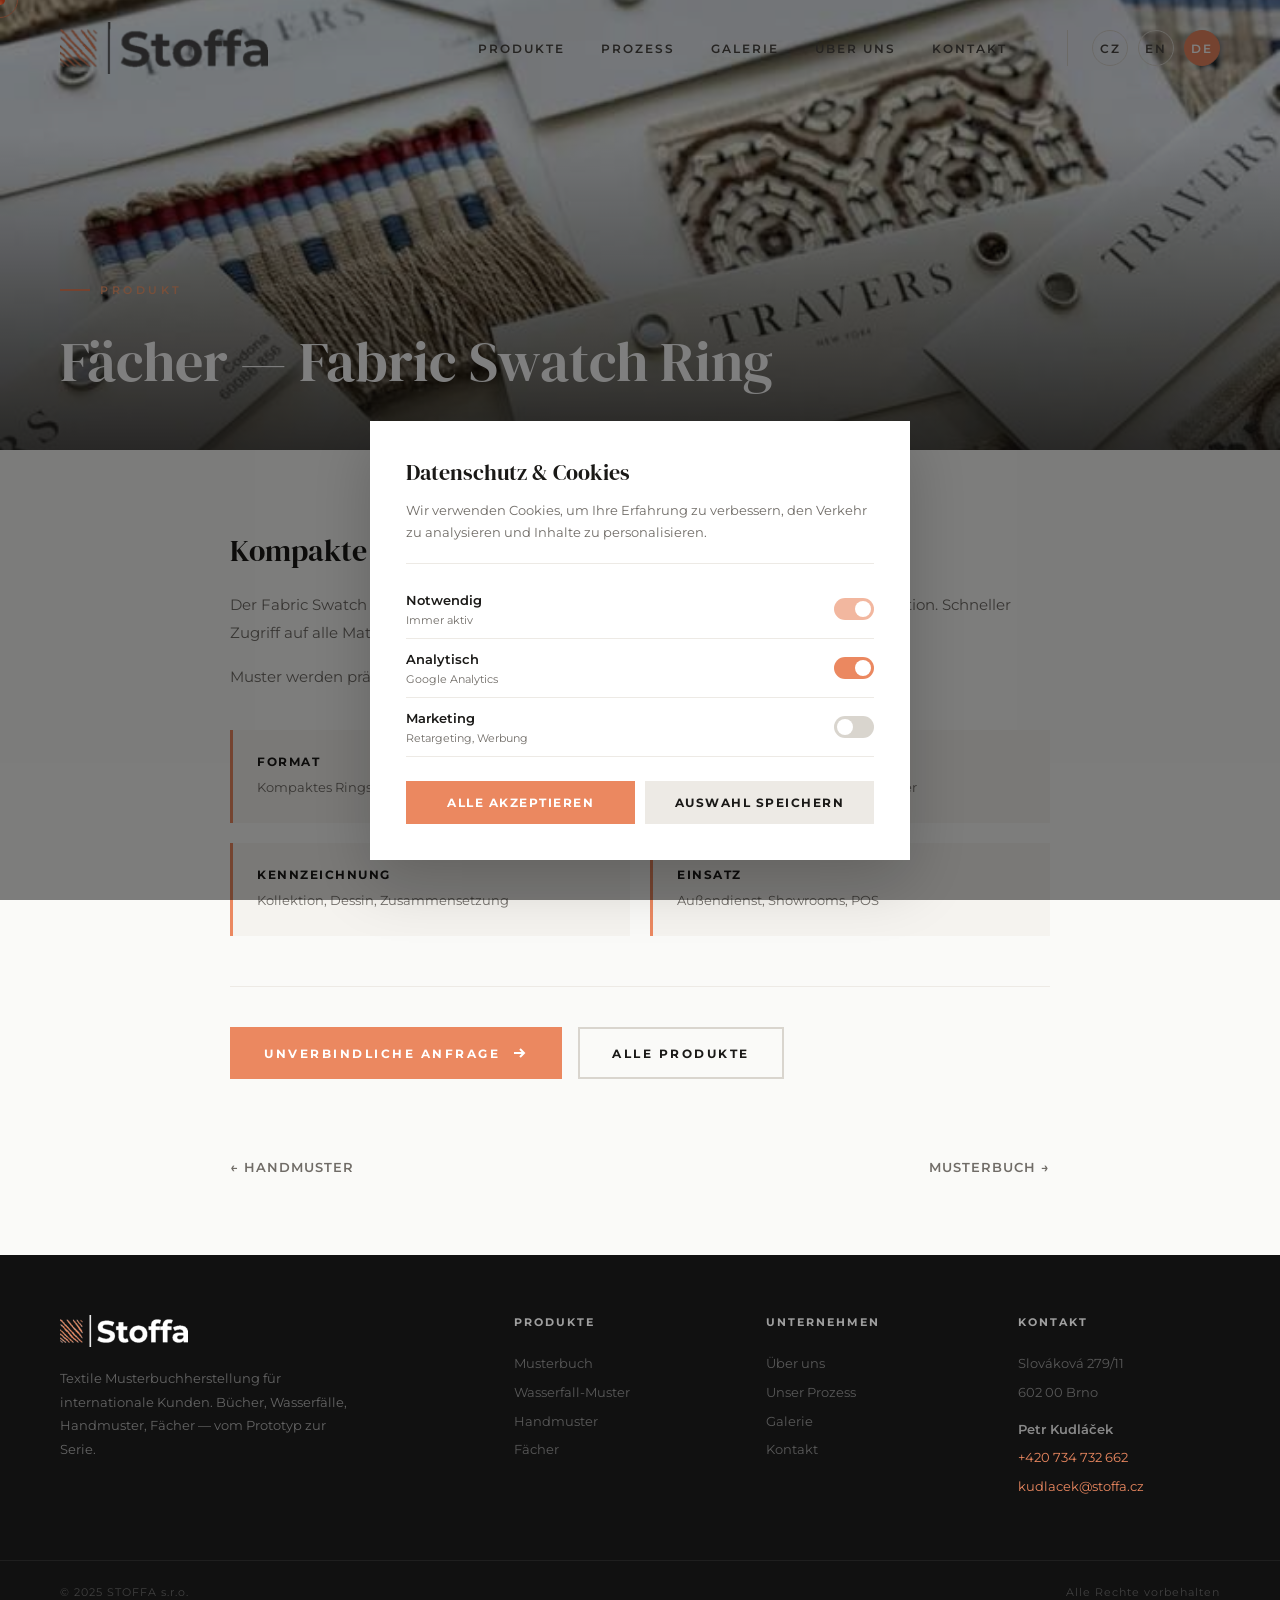
<file: vejir-de.html>
<!DOCTYPE html><html lang="de"><head><meta charset="UTF-8"><meta name="viewport" content="width=device-width,initial-scale=1"><title>Fächer — Fabric Swatch Ring — STOFFA s.r.o.</title><link rel="preconnect" href="https://fonts.googleapis.com"><link href="https://fonts.googleapis.com/css2?family=DM+Serif+Display:ital@0;1&family=Montserrat:wght@300;400;500;600;700&display=swap" rel="stylesheet"><style>*{margin:0;padding:0;box-sizing:border-box}
:root{--o:#EB8860;--od:#D4702A;--ol:#F2A074;--dk:#1A1917;--tx:#4A4743;--txl:#706C67;--bg:#FAFAF8;--cr:#F5F3EF;--gy:#EDEAE5;--gy2:#D9D5CE;--hd:'DM Serif Display',Georgia,serif;--bd:'Montserrat',Helvetica,sans-serif}
html{scroll-behavior:smooth;overflow-x:hidden}body{font-family:var(--bd);color:var(--tx);background:var(--bg);cursor:none;overflow-x:hidden;font-weight:400}a{color:inherit;text-decoration:none}img{max-width:100%;display:block}
.cur{position:fixed;width:10px;height:10px;border-radius:50%;background:var(--o);pointer-events:none;z-index:10000;transition:transform .2s cubic-bezier(.16,1,.3,1),opacity .2s;mix-blend-mode:difference;transform:translate(-50%,-50%)}.cur-r{position:fixed;width:36px;height:36px;border-radius:50%;border:1.5px solid var(--o);pointer-events:none;z-index:9999;transition:transform .35s cubic-bezier(.16,1,.3,1),opacity .2s,width .3s,height .3s;mix-blend-mode:difference;transform:translate(-50%,-50%);opacity:.5}.cur.h{transform:translate(-50%,-50%) scale(0)}.cur-r.h{width:60px;height:60px;opacity:.3}@media(max-width:900px){.cur,.cur-r{display:none}body{cursor:auto}}
nav{position:fixed;top:0;left:0;right:0;z-index:100;padding:22px 60px;display:flex;align-items:center;justify-content:space-between;transition:all .5s cubic-bezier(.16,1,.3,1)}nav.sc{background:rgba(250,250,248,.96);backdrop-filter:blur(16px);box-shadow:0 1px 30px rgba(0,0,0,.06);padding:14px 60px}.nl img{height:52px;transition:height .3s}nav.sc .nl img{height:42px}.nk{display:flex;gap:36px;align-items:center}.nk a{font-size:12px;font-weight:600;letter-spacing:2px;text-transform:uppercase;position:relative;padding:4px 0;color:var(--tx)}.nk a::after{content:'';position:absolute;bottom:-2px;left:0;width:0;height:1.5px;background:var(--o);transition:width .4s cubic-bezier(.16,1,.3,1)}.nk a:hover::after{width:100%}.nk a:hover{color:var(--dk)}.ls{display:flex;gap:10px;margin-left:24px;border-left:1px solid var(--gy2);padding-left:24px}.lb{font-size:11px;font-weight:700;letter-spacing:.5px;width:36px;height:36px;display:inline-flex;align-items:center;justify-content:center;border:1.5px solid var(--gy2);border-radius:50%;cursor:pointer;transition:all .3s;background:transparent;font-family:var(--bd);color:var(--tx);text-decoration:none}.lb.act{background:var(--o);color:#fff;border-color:var(--o)}.hb{display:none;flex-direction:column;gap:5px;cursor:pointer;z-index:101}.hb span{width:26px;height:2px;background:var(--dk);transition:all .3s}.mm{display:none;position:fixed;inset:0;background:var(--bg);z-index:99;flex-direction:column;align-items:center;justify-content:center;gap:28px}.mm.op{display:flex}.mm a{font-size:20px;font-family:var(--hd);font-weight:400}@media(max-width:900px){nav{padding:16px 20px}nav.sc{padding:12px 20px}.nk{display:none}.hb{display:flex}}
.rv{opacity:0;transform:translateY(36px);transition:all .9s cubic-bezier(.16,1,.3,1)}.rv.vis{opacity:1;transform:translateY(0)}.d1{transition-delay:.1s}.d2{transition-delay:.2s}.d3{transition-delay:.3s}.d4{transition-delay:.4s}.d5{transition-delay:.5s}
section{padding:120px 60px}@media(max-width:768px){section{padding:80px 20px}}.st{display:inline-flex;align-items:center;gap:10px;font-size:11px;letter-spacing:3.5px;text-transform:uppercase;font-weight:600;color:var(--o);margin-bottom:16px}.st::before{content:'';width:30px;height:1.5px;background:var(--o)}.sh{font-family:var(--hd);font-size:clamp(30px,3.8vw,52px);font-weight:400;color:var(--dk);margin-bottom:20px;line-height:1.15}.sd{font-size:15px;line-height:1.85;max-width:580px;margin-bottom:60px;color:var(--txl)}
.bp{display:inline-flex;align-items:center;gap:10px;background:var(--o);color:#fff;padding:15px 32px;font-size:12px;font-weight:700;letter-spacing:2.5px;text-transform:uppercase;transition:all .4s cubic-bezier(.16,1,.3,1);border:2px solid var(--o);font-family:var(--bd);cursor:pointer}.bp:hover{background:var(--dk);border-color:var(--dk);transform:translateY(-2px)}.bp svg{transition:transform .3s}.bp:hover svg{transform:translateX(4px)}.bo{display:inline-flex;align-items:center;gap:10px;background:transparent;color:var(--dk);padding:15px 32px;font-size:12px;font-weight:700;letter-spacing:2.5px;text-transform:uppercase;transition:all .4s;border:2px solid var(--gy2);font-family:var(--bd);cursor:pointer}.bo:hover{border-color:var(--o);color:var(--o)}
.hero{display:grid;grid-template-columns:1fr 1fr;position:relative;overflow:hidden}.hl{display:flex;flex-direction:column;justify-content:center;padding:100px 60px 40px}.htag{display:inline-flex;align-items:center;gap:10px;font-size:11px;letter-spacing:3.5px;text-transform:uppercase;font-weight:600;color:var(--o);margin-bottom:24px}.htag::before{content:'';width:40px;height:1.5px;background:var(--o)}.hero h1{font-family:var(--hd);font-size:clamp(36px,4.2vw,60px);font-weight:400;line-height:1.12;color:var(--dk);margin-bottom:20px}.hero h1 em{font-style:italic;color:var(--o)}.hdesc{font-size:15px;line-height:1.8;color:var(--txl);max-width:480px;margin-bottom:28px}.hcta{display:flex;gap:14px;flex-wrap:wrap}.hr{position:relative;overflow:hidden}.hr img{width:100%;height:100%;object-fit:cover;animation:hz 25s ease-in-out infinite alternate}.hr::after{content:'';position:absolute;inset:0;background:linear-gradient(to right,var(--bg) 0%,transparent 12%)}@keyframes hz{0%{transform:scale(1.04)}100%{transform:scale(1)}}
.hcar{width:100%;height:320px;margin-top:40px;position:relative;overflow:hidden;border:1px solid var(--gy);background:#fff;box-shadow:0 8px 36px rgba(0,0,0,.08)}.hcar-track{display:flex;flex-direction:column;animation:hslide 15s ease-in-out infinite}.hcar-item{min-height:320px;display:flex;align-items:center;gap:28px;padding:24px}.hcar-item img{width:180px;height:272px;object-fit:cover;border-radius:6px;flex-shrink:0}.hcar-info{display:flex;flex-direction:column;gap:10px;flex:1}.hcar-info span{font-size:20px;font-weight:700;letter-spacing:1.5px;text-transform:uppercase;color:var(--dk)}.hcar-info small{font-size:14px;color:var(--txl);line-height:1.7}.hcar-dots{position:absolute;bottom:10px;right:14px;display:flex;gap:5px}.hcar-dots i{width:8px;height:8px;border-radius:50%;background:var(--gy2);transition:all .3s}.hcar-dots i.ac{background:var(--o);width:24px;border-radius:4px}@keyframes hslide{0%,16%{transform:translateY(0)}20%,36%{transform:translateY(-320px)}40%,56%{transform:translateY(-640px)}60%,76%{transform:translateY(-960px)}80%,96%{transform:translateY(-1280px)}100%{transform:translateY(0)}}
@media(max-width:900px){.hero{grid-template-columns:1fr}.hl{padding:90px 24px 30px}.hr{height:300px}.hr::after{background:linear-gradient(to top,var(--bg) 0%,transparent 20%)}.hcar{height:260px}.hcar-item{min-height:260px;padding:16px}.hcar-item img{width:120px;height:220px}}
.mq{overflow:hidden;background:var(--o);padding:14px 0;white-space:nowrap}.mqt{display:flex;animation:m 35s linear infinite}.mqt span{font-family:var(--hd);font-size:16px;font-weight:400;color:#fff;padding:0 32px;flex-shrink:0}.mqt .dt{font-size:8px;opacity:.5}@keyframes m{0%{transform:translateX(0)}100%{transform:translateX(-50%)}}
.products{background:var(--cr)}.pg{display:grid;grid-template-columns:repeat(auto-fill,minmax(280px,1fr));gap:28px}.pc{background:#fff;overflow:hidden;position:relative;transition:transform .5s cubic-bezier(.16,1,.3,1),box-shadow .5s;cursor:pointer;color:inherit}.pc:hover{transform:translateY(-6px);box-shadow:0 24px 60px rgba(0,0,0,.08)}.pci{height:340px;overflow:hidden;position:relative}.pci img{width:100%;height:100%;object-fit:cover;transition:transform .7s cubic-bezier(.16,1,.3,1)}.pc:hover .pci img{transform:scale(1.06)}.pci .pcb{position:absolute;top:20px;left:20px;background:var(--o);color:#fff;font-size:10px;font-weight:700;letter-spacing:2px;text-transform:uppercase;padding:8px 16px;z-index:2}.pcbd{padding:32px 28px}.pcbd h3{font-family:var(--hd);font-size:24px;font-weight:400;color:var(--dk);margin-bottom:14px}.pcbd p{font-size:14px;line-height:1.75;color:var(--txl)}.pctg{display:flex;flex-wrap:wrap;gap:6px;margin-top:18px}.pctg span{font-size:10px;font-weight:600;letter-spacing:1px;text-transform:uppercase;padding:5px 12px;border:1px solid var(--gy);color:var(--txl);border-radius:20px}
.fg2{display:grid;grid-template-columns:repeat(3,1fr);gap:40px 50px}@media(max-width:900px){.fg2{grid-template-columns:1fr 1fr}}@media(max-width:560px){.fg2{grid-template-columns:1fr}}.ft2{position:relative;padding-left:48px}.ft2::before{content:'';position:absolute;left:0;top:6px;width:24px;height:2px;background:var(--o)}.ft2::after{content:'';position:absolute;left:0;top:16px;width:14px;height:2px;background:var(--o);opacity:.4}.ft2 h4{font-family:var(--hd);font-size:20px;font-weight:400;color:var(--dk);margin-bottom:10px}.ft2 p{font-size:13px;line-height:1.75;color:var(--txl)}
.process{background:var(--cr)}.prg{display:grid;grid-template-columns:repeat(4,1fr);gap:40px}@media(max-width:900px){.prg{grid-template-columns:1fr 1fr}}@media(max-width:560px){.prg{grid-template-columns:1fr}}.ps{padding:36px 28px;background:#fff;border-top:3px solid var(--o);transition:transform .3s,box-shadow .3s}.ps:hover{transform:translateY(-4px);box-shadow:0 16px 40px rgba(0,0,0,.06)}.psn{font-family:var(--hd);font-size:48px;font-weight:400;color:var(--o);opacity:.2;margin-bottom:16px}.ps h3{font-family:var(--hd);font-size:20px;font-weight:400;color:var(--dk);margin-bottom:12px}.ps p{font-size:13px;line-height:1.75;color:var(--txl)}
.gallery{background:var(--dk);color:#fff}.gallery .st{color:var(--ol)}.gallery .sh{color:#fff}.gallery .sd{color:rgba(255,255,255,.5)}.gg{display:grid;grid-template-columns:repeat(12,1fr);grid-auto-rows:200px;gap:12px}.gi{overflow:hidden;position:relative}.gi img{width:100%;height:100%;object-fit:cover;transition:transform .7s cubic-bezier(.16,1,.3,1)}.gi:hover img{transform:scale(1.05)}.g1{grid-column:span 5;grid-row:span 2}.g2{grid-column:span 4}.g3{grid-column:span 3}.g4{grid-column:span 3}.g5{grid-column:span 4}@media(max-width:768px){.gg{grid-template-columns:1fr 1fr;grid-auto-rows:180px}.g1,.g2,.g3,.g4,.g5{grid-column:span 1;grid-row:span 1}.g1{grid-column:span 2}}
.contact{background:var(--dk);color:#fff;position:relative;overflow:hidden}.contact .st{color:var(--ol)}.contact .sh{color:#fff}.contact .sd{color:rgba(255,255,255,.5)}.cg{display:grid;grid-template-columns:1fr 1.2fr;gap:80px;position:relative;z-index:2}.ci h3{font-family:var(--hd);font-size:28px;font-weight:400;color:#fff;margin-bottom:24px}.ci p{margin-bottom:14px;line-height:1.75;font-size:14px;color:rgba(255,255,255,.5)}.ci a{color:var(--o);font-weight:600;border-bottom:1px solid var(--o)}.cd{margin-top:36px;padding-top:36px;border-top:1px solid rgba(255,255,255,.08)}.cd h4{font-size:12px;font-weight:700;letter-spacing:2px;text-transform:uppercase;color:rgba(255,255,255,.7);margin-bottom:16px}.cf{background:rgba(255,255,255,.04);border:1px solid rgba(255,255,255,.08);padding:40px}.cf .fg{margin-bottom:20px}.cf .fg label{display:block;font-size:11px;letter-spacing:2px;text-transform:uppercase;font-weight:700;margin-bottom:8px;color:rgba(255,255,255,.6)}.cf .fg input,.cf .fg textarea{width:100%;padding:14px 18px;border:1px solid rgba(255,255,255,.12);background:rgba(255,255,255,.04);font-size:14px;font-family:var(--bd);transition:border .3s;outline:none;color:#fff}.cf .fg input:focus,.cf .fg textarea:focus{border-color:var(--o)}.cf .fg textarea{height:120px;resize:vertical}.cf .fr{display:grid;grid-template-columns:1fr 1fr;gap:20px}.cf .sub{width:100%;background:var(--o);color:#fff;border:none;padding:18px;font-size:13px;font-weight:700;letter-spacing:2.5px;text-transform:uppercase;cursor:pointer;font-family:var(--bd);transition:all .3s;display:flex;align-items:center;justify-content:center;gap:10px;margin-top:8px}.cf .sub:hover{background:#fff;color:var(--dk)}@media(max-width:768px){.cg{grid-template-columns:1fr}.cf .fr{grid-template-columns:1fr}.cf{padding:28px}}
@media(max-width:900px){#about>div{grid-template-columns:1fr !important}#about>div>div:first-child{min-height:350px !important}}
footer{background:#111;padding:0}.ft-main{display:grid;grid-template-columns:2fr 1fr 1fr 1fr;gap:50px;padding:60px;border-bottom:1px solid rgba(255,255,255,.06)}.ft-brand{display:flex;flex-direction:column;gap:20px;align-items:flex-start}.ft-brand img{height:32px;width:auto;object-fit:contain;background:none!important}.ft-brand p{font-size:13px;line-height:1.8;color:rgba(255,255,255,.35);max-width:300px}.ft-col h5{font-size:11px;font-weight:700;letter-spacing:2px;text-transform:uppercase;color:rgba(255,255,255,.6);margin-bottom:20px}.ft-col a,.ft-col p{display:block;font-size:13px;line-height:2.2;color:rgba(255,255,255,.3);transition:color .2s}.ft-col a:hover{color:var(--o)}.ft-bot{display:flex;justify-content:space-between;align-items:center;padding:24px 60px;font-size:11px;color:rgba(255,255,255,.2);letter-spacing:1px}@media(max-width:768px){.ft-main{grid-template-columns:1fr 1fr;gap:30px;padding:40px 24px}.ft-bot{flex-direction:column;gap:12px;text-align:center;padding:20px 24px}}
.stt{position:fixed;bottom:32px;right:32px;width:44px;height:44px;background:var(--o);color:#fff;border:none;border-radius:50%;cursor:pointer;display:flex;align-items:center;justify-content:center;z-index:90;opacity:0;transform:translateY(20px);transition:all .3s;font-size:18px}.stt.sh{opacity:1;transform:translateY(0)}.stt:hover{background:var(--dk)}
.ck-overlay{position:fixed;inset:0;background:rgba(0,0,0,.5);z-index:300;display:none;align-items:flex-end;justify-content:center}.ck-overlay.show{display:flex}
.ck-box{background:#fff;max-width:540px;width:100%;margin:0 0 40px;padding:36px;box-shadow:0 20px 60px rgba(0,0,0,.2);position:relative}
.ck-box h3{font-family:var(--hd);font-size:22px;font-weight:400;color:var(--dk);margin-bottom:12px}
.ck-box p{font-size:13px;line-height:1.7;color:var(--txl);margin-bottom:20px}
.ck-box a{color:var(--o);text-decoration:underline}
.ck-toggles{border-top:1px solid var(--gy);padding-top:16px;margin-bottom:24px}
.ck-row{display:flex;align-items:center;justify-content:space-between;padding:10px 0;border-bottom:1px solid var(--gy)}
.ck-row span{font-size:13px;font-weight:600;color:var(--dk)}
.ck-row small{font-size:11px;color:var(--txl)}
.ck-row label{position:relative;width:40px;height:22px;cursor:pointer}
.ck-row input{opacity:0;width:0;height:0}
.ck-slider{position:absolute;inset:0;background:var(--gy2);border-radius:22px;transition:.3s}
.ck-slider::before{content:'';position:absolute;width:16px;height:16px;left:3px;bottom:3px;background:#fff;border-radius:50%;transition:.3s}
.ck-row input:checked+.ck-slider{background:var(--o)}
.ck-row input:checked+.ck-slider::before{transform:translateX(18px)}
.ck-row input:disabled+.ck-slider{opacity:.6;cursor:not-allowed}
.ck-btns{display:flex;gap:10px}
.ck-btns button{flex:1;padding:14px;font-size:12px;font-weight:700;letter-spacing:1.5px;text-transform:uppercase;cursor:pointer;font-family:var(--bd);border:none;transition:all .3s}
.ck-accept{background:var(--o);color:#fff}.ck-accept:hover{background:var(--dk)}
.ck-save{background:var(--gy);color:var(--dk)}.ck-save:hover{background:var(--gy2)}
@media(max-width:768px){.ck-box{margin:0;max-width:100%}.ck-btns{flex-direction:column}}
.pp-hero{height:50vh;min-height:360px;position:relative;overflow:hidden}.pp-hero img{width:100%;height:100%;object-fit:cover}.pp-hero::after{content:'';position:absolute;inset:0;background:linear-gradient(transparent 30%,rgba(26,25,23,.75))}.pp-hero-text{position:absolute;bottom:50px;left:60px;color:#fff;z-index:2}.pp-hero-text .st{color:var(--ol)}.pp-hero-text h1{font-family:var(--hd);font-size:clamp(36px,5vw,56px);font-weight:400;margin-top:10px}
.pp-body{max-width:900px;margin:0 auto;padding:80px 40px}.pp-body h2{font-family:var(--hd);font-size:30px;font-weight:400;color:var(--dk);margin-bottom:20px;margin-top:50px}.pp-body h2:first-child{margin-top:0}.pp-body p{font-size:15px;line-height:1.85;color:var(--txl);margin-bottom:16px}.pp-body p strong{color:var(--dk);font-weight:600}
.pp-specs{display:grid;grid-template-columns:1fr 1fr;gap:20px;margin:40px 0}.pp-spec{padding:24px;background:var(--cr);border-left:3px solid var(--o)}.pp-spec h4{font-size:12px;font-weight:700;letter-spacing:1.5px;text-transform:uppercase;color:var(--dk);margin-bottom:6px}.pp-spec p{font-size:13px;color:var(--txl);margin:0}
.pp-cta{display:flex;gap:16px;margin-top:50px;padding-top:40px;border-top:1px solid var(--gy)}.pp-nav{display:flex;justify-content:space-between;max-width:900px;margin:0 auto;padding:0 40px 80px}.pp-nav a{font-size:13px;font-weight:600;letter-spacing:1px;text-transform:uppercase;color:var(--txl);transition:color .3s}.pp-nav a:hover{color:var(--o)}
@media(max-width:768px){.pp-hero-text{left:24px;bottom:30px}.pp-body{padding:50px 24px}.pp-specs{grid-template-columns:1fr}.pp-cta{flex-direction:column}.pp-nav{padding:0 24px 60px}}
.proc-video{margin-top:60px;position:relative;overflow:hidden;border-radius:0}
.proc-video video{width:100%;display:block}
.proc-video-overlay{position:absolute;inset:0;background:linear-gradient(transparent 60%,rgba(26,25,23,.6));pointer-events:none}
</style></head><body><div class="cur" id="c"></div><div class="cur-r" id="cr"></div>
<nav id="nav"><a href="index-de.html" class="nl"><img src="img/logo.png" alt="Stoffa"></a><div class="nk"><a href="index-de.html#products">Produkte</a><a href="index-de.html#process">Prozess</a><a href="index-de.html#gallery">Galerie</a><a href="index-de.html#about">Über uns</a><a href="index-de.html#contact">Kontakt</a><div class="ls"><a href="index.html" class="lb">CZ</a><a href="index-en.html" class="lb">EN</a><a href="index-de.html" class="lb act">DE</a></div></div><div class="hb" onclick="toggleMenu()"><span></span><span></span><span></span></div></nav>
<div class="mm" id="mm"><a href="index-de.html#products" onclick="toggleMenu()">Produkte</a><a href="index-de.html#process" onclick="toggleMenu()">Prozess</a><a href="index-de.html#gallery" onclick="toggleMenu()">Galerie</a><a href="index-de.html#about" onclick="toggleMenu()">Über uns</a><a href="index-de.html#contact" onclick="toggleMenu()">Kontakt</a></div><div class="pp-hero"><img src="img/product-karty.jpg" alt="Fächer — Fabric Swatch Ring"><div class="pp-hero-text"><div class="st">Produkt</div><h1>Fächer — Fabric Swatch Ring</h1></div></div>
<div class="pp-body"><h2>Kompakte Präsentation auf einem Ring</h2><p>Der Fabric Swatch Ring ist ein <strong>praktisches und kompaktes Format</strong> für die Musterpräsentation. Schneller Zugriff auf alle Materialien.</p><p>Muster werden präzise geschnitten und mit <strong>Identifikationsetiketten</strong> versehen.</p><div class="pp-specs"><div class="pp-spec"><h4>Format</h4><p>Kompaktes Ringsystem</p></div><div class="pp-spec"><h4>Zugriff</h4><p>Schnelles Durchblättern aller Muster</p></div><div class="pp-spec"><h4>Kennzeichnung</h4><p>Kollektion, Dessin, Zusammensetzung</p></div><div class="pp-spec"><h4>Einsatz</h4><p>Außendienst, Showrooms, POS</p></div></div><div class="pp-cta"><a href="index-de.html#contact" class="bp">Unverbindliche Anfrage <svg width="18" height="18" fill="none" stroke="currentColor" stroke-width="2"><path d="M4 9h10M10 5l4 4-4 4"/></svg></a><a href="index-de.html#products" class="bo">Alle Produkte</a></div></div>
<div class="pp-nav"><a href="handmuster-de.html">← Handmuster</a><a href="kniha-de.html">Musterbuch →</a></div><button class="stt" id="stt" onclick="scrollTo({top:0,behavior:'smooth'})">↑</button><footer><div class="ft-main"><div class="ft-brand"><img src="img/logo-light.png" alt="Stoffa"><p>Textile Musterbuchherstellung für internationale Kunden. Bücher, Wasserfälle, Handmuster, Fächer — vom Prototyp zur Serie.</p></div><div class="ft-col"><h5>Produkte</h5><a href="kniha-de.html">Musterbuch</a><a href="vodopad-de.html">Wasserfall-Muster</a><a href="handmuster-de.html">Handmuster</a><a href="vejir-de.html">Fächer</a></div><div class="ft-col"><h5>Unternehmen</h5><a href="index-de.html#about">Über uns</a><a href="index-de.html#process">Unser Prozess</a><a href="index-de.html#gallery">Galerie</a><a href="index-de.html#contact">Kontakt</a></div><div class="ft-col"><h5>Kontakt</h5><p>Slováková 279/11<br>602 00 Brno</p><p style="color:rgba(255,255,255,.5);font-weight:600;margin-top:8px">Petr Kudláček</p><a href="tel:+420734732662" style="color:var(--o)">+420 734 732 662</a><a href="mailto:kudlacek@stoffa.cz" style="color:var(--o)">kudlacek@stoffa.cz</a></div></div><div class="ft-bot"><span>© 2025 STOFFA s.r.o.</span><span>Alle Rechte vorbehalten</span></div></footer><div class="ck-overlay" id="ck"><div class="ck-box">
<h3>Datenschutz & Cookies</h3>
<p>Wir verwenden Cookies, um Ihre Erfahrung zu verbessern, den Verkehr zu analysieren und Inhalte zu personalisieren.</p>
<div class="ck-toggles">
<div class="ck-row"><div><span>Notwendig</span><br><small>Immer aktiv</small></div><label><input type="checkbox" checked disabled><span class="ck-slider"></span></label></div>
<div class="ck-row"><div><span>Analytisch</span><br><small>Google Analytics</small></div><label><input type="checkbox" id="ck-an" checked><span class="ck-slider"></span></label></div>
<div class="ck-row"><div><span>Marketing</span><br><small>Retargeting, Werbung</small></div><label><input type="checkbox" id="ck-mk"><span class="ck-slider"></span></label></div>
</div>
<div class="ck-btns"><button class="ck-accept" onclick="acceptAll()">Alle akzeptieren</button><button class="ck-save" onclick="saveCk()">Auswahl speichern</button></div>
</div></div><script>
const c=document.getElementById('c'),cr=document.getElementById('cr');document.addEventListener('mousemove',e=>{c.style.left=cr.style.left=e.clientX+'px';c.style.top=cr.style.top=e.clientY+'px'});document.querySelectorAll('a,button,.pc,.gi,input,textarea').forEach(el=>{el.addEventListener('mouseenter',()=>{c.classList.add('h');cr.classList.add('h')});el.addEventListener('mouseleave',()=>{c.classList.remove('h');cr.classList.remove('h')})});
window.addEventListener('scroll',()=>{document.getElementById('nav').classList.toggle('sc',scrollY>60);const s=document.getElementById('stt');if(s)s.classList.toggle('sh',scrollY>600)});
function toggleMenu(){document.getElementById('mm').classList.toggle('op')}
const obs=new IntersectionObserver(e=>{e.forEach(i=>{if(i.isIntersecting)i.target.classList.add('vis')})},{threshold:.12});document.querySelectorAll('.rv').forEach(el=>obs.observe(el));
// GDPR Cookies
const ckEl=document.getElementById('ck');
if(ckEl&&!localStorage.getItem('ck_consent')){setTimeout(()=>ckEl.classList.add('show'),1200)}
function acceptAll(){const an=document.getElementById('ck-an');const mk=document.getElementById('ck-mk');if(an)an.checked=true;if(mk)mk.checked=true;saveCk()}
function saveCk(){const an=document.getElementById('ck-an');const mk=document.getElementById('ck-mk');const consent={necessary:true,analytics:an?an.checked:false,marketing:mk?mk.checked:false,timestamp:new Date().toISOString()};localStorage.setItem('ck_consent',JSON.stringify(consent));document.getElementById('ck').classList.remove('show')}
</script></body></html>
</file>
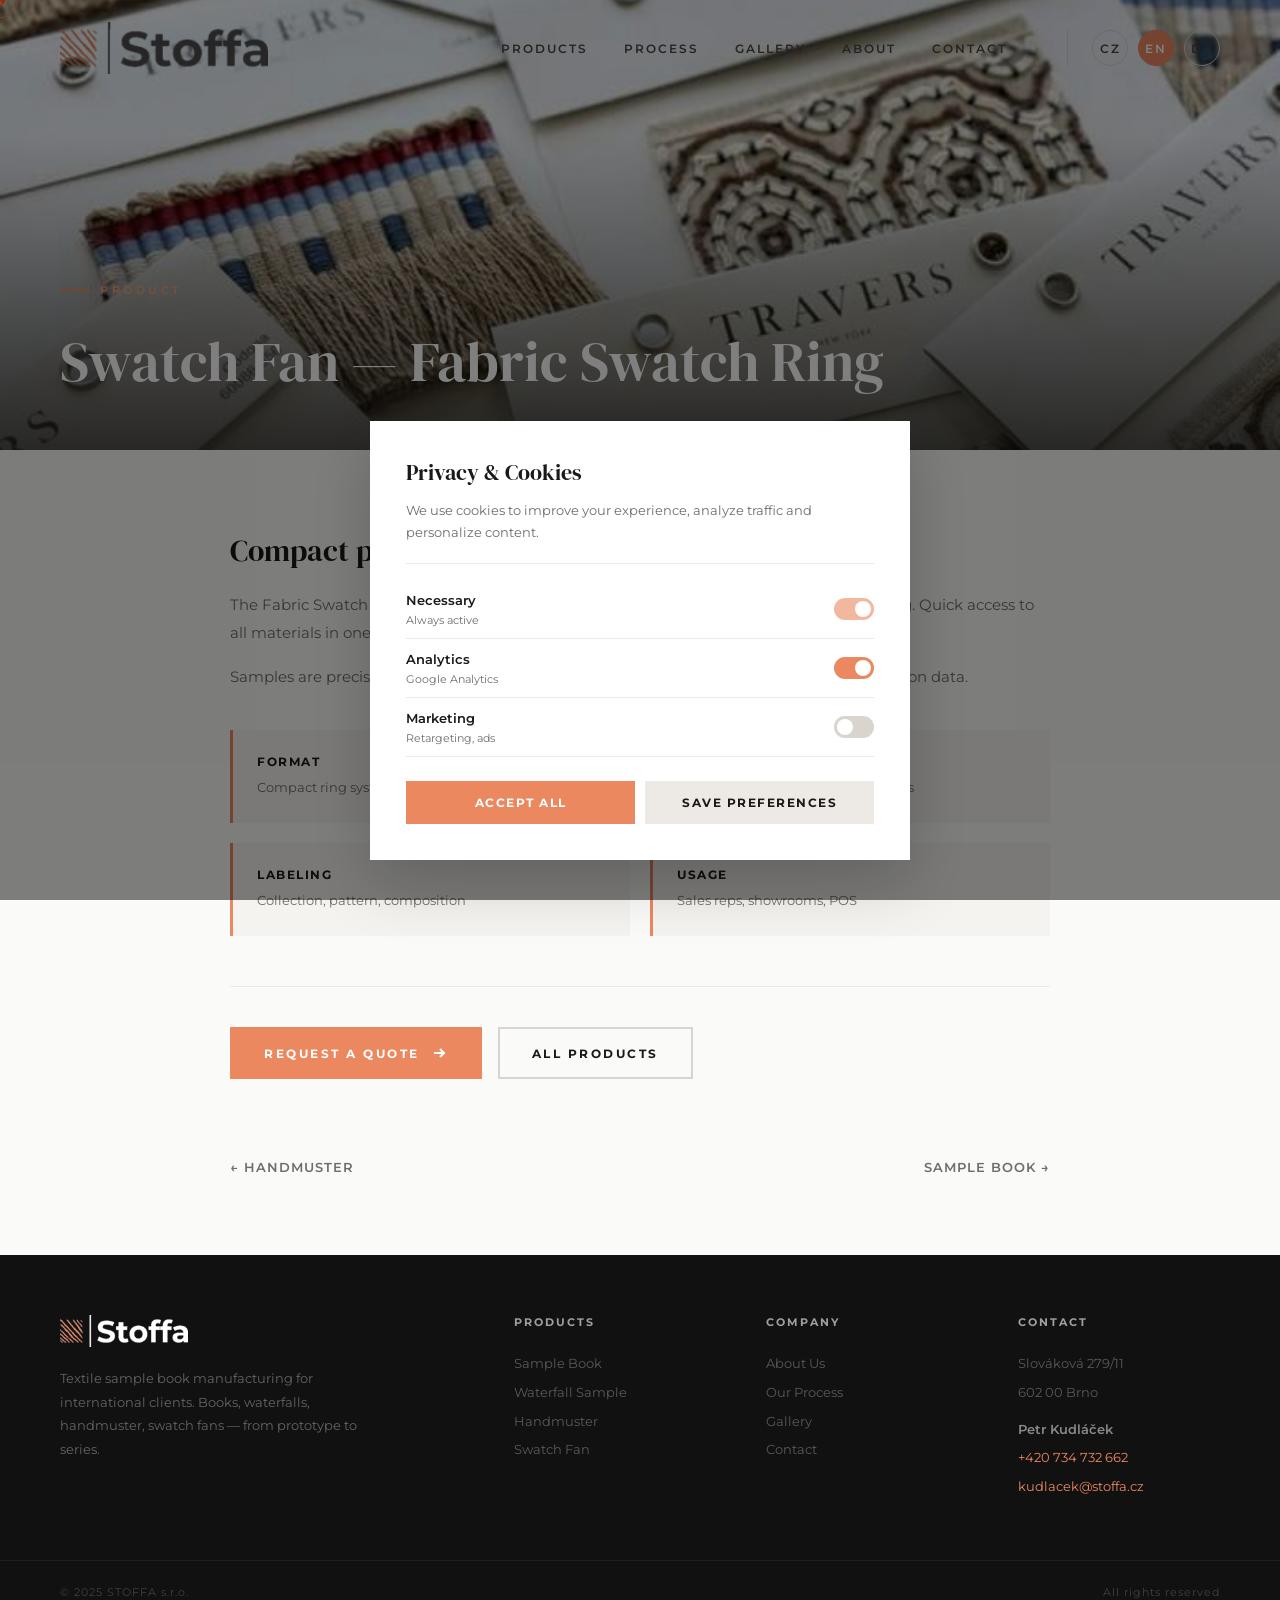
<file: vejir-en.html>
<!DOCTYPE html><html lang="en"><head><meta charset="UTF-8"><meta name="viewport" content="width=device-width,initial-scale=1"><title>Swatch Fan — Fabric Swatch Ring — STOFFA s.r.o.</title><link rel="preconnect" href="https://fonts.googleapis.com"><link href="https://fonts.googleapis.com/css2?family=DM+Serif+Display:ital@0;1&family=Montserrat:wght@300;400;500;600;700&display=swap" rel="stylesheet"><style>*{margin:0;padding:0;box-sizing:border-box}
:root{--o:#EB8860;--od:#D4702A;--ol:#F2A074;--dk:#1A1917;--tx:#4A4743;--txl:#706C67;--bg:#FAFAF8;--cr:#F5F3EF;--gy:#EDEAE5;--gy2:#D9D5CE;--hd:'DM Serif Display',Georgia,serif;--bd:'Montserrat',Helvetica,sans-serif}
html{scroll-behavior:smooth;overflow-x:hidden}body{font-family:var(--bd);color:var(--tx);background:var(--bg);cursor:none;overflow-x:hidden;font-weight:400}a{color:inherit;text-decoration:none}img{max-width:100%;display:block}
.cur{position:fixed;width:10px;height:10px;border-radius:50%;background:var(--o);pointer-events:none;z-index:10000;transition:transform .2s cubic-bezier(.16,1,.3,1),opacity .2s;mix-blend-mode:difference;transform:translate(-50%,-50%)}.cur-r{position:fixed;width:36px;height:36px;border-radius:50%;border:1.5px solid var(--o);pointer-events:none;z-index:9999;transition:transform .35s cubic-bezier(.16,1,.3,1),opacity .2s,width .3s,height .3s;mix-blend-mode:difference;transform:translate(-50%,-50%);opacity:.5}.cur.h{transform:translate(-50%,-50%) scale(0)}.cur-r.h{width:60px;height:60px;opacity:.3}@media(max-width:900px){.cur,.cur-r{display:none}body{cursor:auto}}
nav{position:fixed;top:0;left:0;right:0;z-index:100;padding:22px 60px;display:flex;align-items:center;justify-content:space-between;transition:all .5s cubic-bezier(.16,1,.3,1)}nav.sc{background:rgba(250,250,248,.96);backdrop-filter:blur(16px);box-shadow:0 1px 30px rgba(0,0,0,.06);padding:14px 60px}.nl img{height:52px;transition:height .3s}nav.sc .nl img{height:42px}.nk{display:flex;gap:36px;align-items:center}.nk a{font-size:12px;font-weight:600;letter-spacing:2px;text-transform:uppercase;position:relative;padding:4px 0;color:var(--tx)}.nk a::after{content:'';position:absolute;bottom:-2px;left:0;width:0;height:1.5px;background:var(--o);transition:width .4s cubic-bezier(.16,1,.3,1)}.nk a:hover::after{width:100%}.nk a:hover{color:var(--dk)}.ls{display:flex;gap:10px;margin-left:24px;border-left:1px solid var(--gy2);padding-left:24px}.lb{font-size:11px;font-weight:700;letter-spacing:.5px;width:36px;height:36px;display:inline-flex;align-items:center;justify-content:center;border:1.5px solid var(--gy2);border-radius:50%;cursor:pointer;transition:all .3s;background:transparent;font-family:var(--bd);color:var(--tx);text-decoration:none}.lb.act{background:var(--o);color:#fff;border-color:var(--o)}.hb{display:none;flex-direction:column;gap:5px;cursor:pointer;z-index:101}.hb span{width:26px;height:2px;background:var(--dk);transition:all .3s}.mm{display:none;position:fixed;inset:0;background:var(--bg);z-index:99;flex-direction:column;align-items:center;justify-content:center;gap:28px}.mm.op{display:flex}.mm a{font-size:20px;font-family:var(--hd);font-weight:400}@media(max-width:900px){nav{padding:16px 20px}nav.sc{padding:12px 20px}.nk{display:none}.hb{display:flex}}
.rv{opacity:0;transform:translateY(36px);transition:all .9s cubic-bezier(.16,1,.3,1)}.rv.vis{opacity:1;transform:translateY(0)}.d1{transition-delay:.1s}.d2{transition-delay:.2s}.d3{transition-delay:.3s}.d4{transition-delay:.4s}.d5{transition-delay:.5s}
section{padding:120px 60px}@media(max-width:768px){section{padding:80px 20px}}.st{display:inline-flex;align-items:center;gap:10px;font-size:11px;letter-spacing:3.5px;text-transform:uppercase;font-weight:600;color:var(--o);margin-bottom:16px}.st::before{content:'';width:30px;height:1.5px;background:var(--o)}.sh{font-family:var(--hd);font-size:clamp(30px,3.8vw,52px);font-weight:400;color:var(--dk);margin-bottom:20px;line-height:1.15}.sd{font-size:15px;line-height:1.85;max-width:580px;margin-bottom:60px;color:var(--txl)}
.bp{display:inline-flex;align-items:center;gap:10px;background:var(--o);color:#fff;padding:15px 32px;font-size:12px;font-weight:700;letter-spacing:2.5px;text-transform:uppercase;transition:all .4s cubic-bezier(.16,1,.3,1);border:2px solid var(--o);font-family:var(--bd);cursor:pointer}.bp:hover{background:var(--dk);border-color:var(--dk);transform:translateY(-2px)}.bp svg{transition:transform .3s}.bp:hover svg{transform:translateX(4px)}.bo{display:inline-flex;align-items:center;gap:10px;background:transparent;color:var(--dk);padding:15px 32px;font-size:12px;font-weight:700;letter-spacing:2.5px;text-transform:uppercase;transition:all .4s;border:2px solid var(--gy2);font-family:var(--bd);cursor:pointer}.bo:hover{border-color:var(--o);color:var(--o)}
.hero{display:grid;grid-template-columns:1fr 1fr;position:relative;overflow:hidden}.hl{display:flex;flex-direction:column;justify-content:center;padding:100px 60px 40px}.htag{display:inline-flex;align-items:center;gap:10px;font-size:11px;letter-spacing:3.5px;text-transform:uppercase;font-weight:600;color:var(--o);margin-bottom:24px}.htag::before{content:'';width:40px;height:1.5px;background:var(--o)}.hero h1{font-family:var(--hd);font-size:clamp(36px,4.2vw,60px);font-weight:400;line-height:1.12;color:var(--dk);margin-bottom:20px}.hero h1 em{font-style:italic;color:var(--o)}.hdesc{font-size:15px;line-height:1.8;color:var(--txl);max-width:480px;margin-bottom:28px}.hcta{display:flex;gap:14px;flex-wrap:wrap}.hr{position:relative;overflow:hidden}.hr img{width:100%;height:100%;object-fit:cover;animation:hz 25s ease-in-out infinite alternate}.hr::after{content:'';position:absolute;inset:0;background:linear-gradient(to right,var(--bg) 0%,transparent 12%)}@keyframes hz{0%{transform:scale(1.04)}100%{transform:scale(1)}}
.hcar{width:100%;height:320px;margin-top:40px;position:relative;overflow:hidden;border:1px solid var(--gy);background:#fff;box-shadow:0 8px 36px rgba(0,0,0,.08)}.hcar-track{display:flex;flex-direction:column;animation:hslide 15s ease-in-out infinite}.hcar-item{min-height:320px;display:flex;align-items:center;gap:28px;padding:24px}.hcar-item img{width:180px;height:272px;object-fit:cover;border-radius:6px;flex-shrink:0}.hcar-info{display:flex;flex-direction:column;gap:10px;flex:1}.hcar-info span{font-size:20px;font-weight:700;letter-spacing:1.5px;text-transform:uppercase;color:var(--dk)}.hcar-info small{font-size:14px;color:var(--txl);line-height:1.7}.hcar-dots{position:absolute;bottom:10px;right:14px;display:flex;gap:5px}.hcar-dots i{width:8px;height:8px;border-radius:50%;background:var(--gy2);transition:all .3s}.hcar-dots i.ac{background:var(--o);width:24px;border-radius:4px}@keyframes hslide{0%,16%{transform:translateY(0)}20%,36%{transform:translateY(-320px)}40%,56%{transform:translateY(-640px)}60%,76%{transform:translateY(-960px)}80%,96%{transform:translateY(-1280px)}100%{transform:translateY(0)}}
@media(max-width:900px){.hero{grid-template-columns:1fr}.hl{padding:90px 24px 30px}.hr{height:300px}.hr::after{background:linear-gradient(to top,var(--bg) 0%,transparent 20%)}.hcar{height:260px}.hcar-item{min-height:260px;padding:16px}.hcar-item img{width:120px;height:220px}}
.mq{overflow:hidden;background:var(--o);padding:14px 0;white-space:nowrap}.mqt{display:flex;animation:m 35s linear infinite}.mqt span{font-family:var(--hd);font-size:16px;font-weight:400;color:#fff;padding:0 32px;flex-shrink:0}.mqt .dt{font-size:8px;opacity:.5}@keyframes m{0%{transform:translateX(0)}100%{transform:translateX(-50%)}}
.products{background:var(--cr)}.pg{display:grid;grid-template-columns:repeat(auto-fill,minmax(280px,1fr));gap:28px}.pc{background:#fff;overflow:hidden;position:relative;transition:transform .5s cubic-bezier(.16,1,.3,1),box-shadow .5s;cursor:pointer;color:inherit}.pc:hover{transform:translateY(-6px);box-shadow:0 24px 60px rgba(0,0,0,.08)}.pci{height:340px;overflow:hidden;position:relative}.pci img{width:100%;height:100%;object-fit:cover;transition:transform .7s cubic-bezier(.16,1,.3,1)}.pc:hover .pci img{transform:scale(1.06)}.pci .pcb{position:absolute;top:20px;left:20px;background:var(--o);color:#fff;font-size:10px;font-weight:700;letter-spacing:2px;text-transform:uppercase;padding:8px 16px;z-index:2}.pcbd{padding:32px 28px}.pcbd h3{font-family:var(--hd);font-size:24px;font-weight:400;color:var(--dk);margin-bottom:14px}.pcbd p{font-size:14px;line-height:1.75;color:var(--txl)}.pctg{display:flex;flex-wrap:wrap;gap:6px;margin-top:18px}.pctg span{font-size:10px;font-weight:600;letter-spacing:1px;text-transform:uppercase;padding:5px 12px;border:1px solid var(--gy);color:var(--txl);border-radius:20px}
.fg2{display:grid;grid-template-columns:repeat(3,1fr);gap:40px 50px}@media(max-width:900px){.fg2{grid-template-columns:1fr 1fr}}@media(max-width:560px){.fg2{grid-template-columns:1fr}}.ft2{position:relative;padding-left:48px}.ft2::before{content:'';position:absolute;left:0;top:6px;width:24px;height:2px;background:var(--o)}.ft2::after{content:'';position:absolute;left:0;top:16px;width:14px;height:2px;background:var(--o);opacity:.4}.ft2 h4{font-family:var(--hd);font-size:20px;font-weight:400;color:var(--dk);margin-bottom:10px}.ft2 p{font-size:13px;line-height:1.75;color:var(--txl)}
.process{background:var(--cr)}.prg{display:grid;grid-template-columns:repeat(4,1fr);gap:40px}@media(max-width:900px){.prg{grid-template-columns:1fr 1fr}}@media(max-width:560px){.prg{grid-template-columns:1fr}}.ps{padding:36px 28px;background:#fff;border-top:3px solid var(--o);transition:transform .3s,box-shadow .3s}.ps:hover{transform:translateY(-4px);box-shadow:0 16px 40px rgba(0,0,0,.06)}.psn{font-family:var(--hd);font-size:48px;font-weight:400;color:var(--o);opacity:.2;margin-bottom:16px}.ps h3{font-family:var(--hd);font-size:20px;font-weight:400;color:var(--dk);margin-bottom:12px}.ps p{font-size:13px;line-height:1.75;color:var(--txl)}
.gallery{background:var(--dk);color:#fff}.gallery .st{color:var(--ol)}.gallery .sh{color:#fff}.gallery .sd{color:rgba(255,255,255,.5)}.gg{display:grid;grid-template-columns:repeat(12,1fr);grid-auto-rows:200px;gap:12px}.gi{overflow:hidden;position:relative}.gi img{width:100%;height:100%;object-fit:cover;transition:transform .7s cubic-bezier(.16,1,.3,1)}.gi:hover img{transform:scale(1.05)}.g1{grid-column:span 5;grid-row:span 2}.g2{grid-column:span 4}.g3{grid-column:span 3}.g4{grid-column:span 3}.g5{grid-column:span 4}@media(max-width:768px){.gg{grid-template-columns:1fr 1fr;grid-auto-rows:180px}.g1,.g2,.g3,.g4,.g5{grid-column:span 1;grid-row:span 1}.g1{grid-column:span 2}}
.contact{background:var(--dk);color:#fff;position:relative;overflow:hidden}.contact .st{color:var(--ol)}.contact .sh{color:#fff}.contact .sd{color:rgba(255,255,255,.5)}.cg{display:grid;grid-template-columns:1fr 1.2fr;gap:80px;position:relative;z-index:2}.ci h3{font-family:var(--hd);font-size:28px;font-weight:400;color:#fff;margin-bottom:24px}.ci p{margin-bottom:14px;line-height:1.75;font-size:14px;color:rgba(255,255,255,.5)}.ci a{color:var(--o);font-weight:600;border-bottom:1px solid var(--o)}.cd{margin-top:36px;padding-top:36px;border-top:1px solid rgba(255,255,255,.08)}.cd h4{font-size:12px;font-weight:700;letter-spacing:2px;text-transform:uppercase;color:rgba(255,255,255,.7);margin-bottom:16px}.cf{background:rgba(255,255,255,.04);border:1px solid rgba(255,255,255,.08);padding:40px}.cf .fg{margin-bottom:20px}.cf .fg label{display:block;font-size:11px;letter-spacing:2px;text-transform:uppercase;font-weight:700;margin-bottom:8px;color:rgba(255,255,255,.6)}.cf .fg input,.cf .fg textarea{width:100%;padding:14px 18px;border:1px solid rgba(255,255,255,.12);background:rgba(255,255,255,.04);font-size:14px;font-family:var(--bd);transition:border .3s;outline:none;color:#fff}.cf .fg input:focus,.cf .fg textarea:focus{border-color:var(--o)}.cf .fg textarea{height:120px;resize:vertical}.cf .fr{display:grid;grid-template-columns:1fr 1fr;gap:20px}.cf .sub{width:100%;background:var(--o);color:#fff;border:none;padding:18px;font-size:13px;font-weight:700;letter-spacing:2.5px;text-transform:uppercase;cursor:pointer;font-family:var(--bd);transition:all .3s;display:flex;align-items:center;justify-content:center;gap:10px;margin-top:8px}.cf .sub:hover{background:#fff;color:var(--dk)}@media(max-width:768px){.cg{grid-template-columns:1fr}.cf .fr{grid-template-columns:1fr}.cf{padding:28px}}
@media(max-width:900px){#about>div{grid-template-columns:1fr !important}#about>div>div:first-child{min-height:350px !important}}
footer{background:#111;padding:0}.ft-main{display:grid;grid-template-columns:2fr 1fr 1fr 1fr;gap:50px;padding:60px;border-bottom:1px solid rgba(255,255,255,.06)}.ft-brand{display:flex;flex-direction:column;gap:20px;align-items:flex-start}.ft-brand img{height:32px;width:auto;object-fit:contain;background:none!important}.ft-brand p{font-size:13px;line-height:1.8;color:rgba(255,255,255,.35);max-width:300px}.ft-col h5{font-size:11px;font-weight:700;letter-spacing:2px;text-transform:uppercase;color:rgba(255,255,255,.6);margin-bottom:20px}.ft-col a,.ft-col p{display:block;font-size:13px;line-height:2.2;color:rgba(255,255,255,.3);transition:color .2s}.ft-col a:hover{color:var(--o)}.ft-bot{display:flex;justify-content:space-between;align-items:center;padding:24px 60px;font-size:11px;color:rgba(255,255,255,.2);letter-spacing:1px}@media(max-width:768px){.ft-main{grid-template-columns:1fr 1fr;gap:30px;padding:40px 24px}.ft-bot{flex-direction:column;gap:12px;text-align:center;padding:20px 24px}}
.stt{position:fixed;bottom:32px;right:32px;width:44px;height:44px;background:var(--o);color:#fff;border:none;border-radius:50%;cursor:pointer;display:flex;align-items:center;justify-content:center;z-index:90;opacity:0;transform:translateY(20px);transition:all .3s;font-size:18px}.stt.sh{opacity:1;transform:translateY(0)}.stt:hover{background:var(--dk)}
.ck-overlay{position:fixed;inset:0;background:rgba(0,0,0,.5);z-index:300;display:none;align-items:flex-end;justify-content:center}.ck-overlay.show{display:flex}
.ck-box{background:#fff;max-width:540px;width:100%;margin:0 0 40px;padding:36px;box-shadow:0 20px 60px rgba(0,0,0,.2);position:relative}
.ck-box h3{font-family:var(--hd);font-size:22px;font-weight:400;color:var(--dk);margin-bottom:12px}
.ck-box p{font-size:13px;line-height:1.7;color:var(--txl);margin-bottom:20px}
.ck-box a{color:var(--o);text-decoration:underline}
.ck-toggles{border-top:1px solid var(--gy);padding-top:16px;margin-bottom:24px}
.ck-row{display:flex;align-items:center;justify-content:space-between;padding:10px 0;border-bottom:1px solid var(--gy)}
.ck-row span{font-size:13px;font-weight:600;color:var(--dk)}
.ck-row small{font-size:11px;color:var(--txl)}
.ck-row label{position:relative;width:40px;height:22px;cursor:pointer}
.ck-row input{opacity:0;width:0;height:0}
.ck-slider{position:absolute;inset:0;background:var(--gy2);border-radius:22px;transition:.3s}
.ck-slider::before{content:'';position:absolute;width:16px;height:16px;left:3px;bottom:3px;background:#fff;border-radius:50%;transition:.3s}
.ck-row input:checked+.ck-slider{background:var(--o)}
.ck-row input:checked+.ck-slider::before{transform:translateX(18px)}
.ck-row input:disabled+.ck-slider{opacity:.6;cursor:not-allowed}
.ck-btns{display:flex;gap:10px}
.ck-btns button{flex:1;padding:14px;font-size:12px;font-weight:700;letter-spacing:1.5px;text-transform:uppercase;cursor:pointer;font-family:var(--bd);border:none;transition:all .3s}
.ck-accept{background:var(--o);color:#fff}.ck-accept:hover{background:var(--dk)}
.ck-save{background:var(--gy);color:var(--dk)}.ck-save:hover{background:var(--gy2)}
@media(max-width:768px){.ck-box{margin:0;max-width:100%}.ck-btns{flex-direction:column}}
.pp-hero{height:50vh;min-height:360px;position:relative;overflow:hidden}.pp-hero img{width:100%;height:100%;object-fit:cover}.pp-hero::after{content:'';position:absolute;inset:0;background:linear-gradient(transparent 30%,rgba(26,25,23,.75))}.pp-hero-text{position:absolute;bottom:50px;left:60px;color:#fff;z-index:2}.pp-hero-text .st{color:var(--ol)}.pp-hero-text h1{font-family:var(--hd);font-size:clamp(36px,5vw,56px);font-weight:400;margin-top:10px}
.pp-body{max-width:900px;margin:0 auto;padding:80px 40px}.pp-body h2{font-family:var(--hd);font-size:30px;font-weight:400;color:var(--dk);margin-bottom:20px;margin-top:50px}.pp-body h2:first-child{margin-top:0}.pp-body p{font-size:15px;line-height:1.85;color:var(--txl);margin-bottom:16px}.pp-body p strong{color:var(--dk);font-weight:600}
.pp-specs{display:grid;grid-template-columns:1fr 1fr;gap:20px;margin:40px 0}.pp-spec{padding:24px;background:var(--cr);border-left:3px solid var(--o)}.pp-spec h4{font-size:12px;font-weight:700;letter-spacing:1.5px;text-transform:uppercase;color:var(--dk);margin-bottom:6px}.pp-spec p{font-size:13px;color:var(--txl);margin:0}
.pp-cta{display:flex;gap:16px;margin-top:50px;padding-top:40px;border-top:1px solid var(--gy)}.pp-nav{display:flex;justify-content:space-between;max-width:900px;margin:0 auto;padding:0 40px 80px}.pp-nav a{font-size:13px;font-weight:600;letter-spacing:1px;text-transform:uppercase;color:var(--txl);transition:color .3s}.pp-nav a:hover{color:var(--o)}
@media(max-width:768px){.pp-hero-text{left:24px;bottom:30px}.pp-body{padding:50px 24px}.pp-specs{grid-template-columns:1fr}.pp-cta{flex-direction:column}.pp-nav{padding:0 24px 60px}}
.proc-video{margin-top:60px;position:relative;overflow:hidden;border-radius:0}
.proc-video video{width:100%;display:block}
.proc-video-overlay{position:absolute;inset:0;background:linear-gradient(transparent 60%,rgba(26,25,23,.6));pointer-events:none}
</style></head><body><div class="cur" id="c"></div><div class="cur-r" id="cr"></div>
<nav id="nav"><a href="index-en.html" class="nl"><img src="img/logo.png" alt="Stoffa"></a><div class="nk"><a href="index-en.html#products">Products</a><a href="index-en.html#process">Process</a><a href="index-en.html#gallery">Gallery</a><a href="index-en.html#about">About</a><a href="index-en.html#contact">Contact</a><div class="ls"><a href="index.html" class="lb">CZ</a><a href="index-en.html" class="lb act">EN</a><a href="index-de.html" class="lb">DE</a></div></div><div class="hb" onclick="toggleMenu()"><span></span><span></span><span></span></div></nav>
<div class="mm" id="mm"><a href="index-en.html#products" onclick="toggleMenu()">Products</a><a href="index-en.html#process" onclick="toggleMenu()">Process</a><a href="index-en.html#gallery" onclick="toggleMenu()">Gallery</a><a href="index-en.html#about" onclick="toggleMenu()">About</a><a href="index-en.html#contact" onclick="toggleMenu()">Contact</a></div><div class="pp-hero"><img src="img/product-karty.jpg" alt="Swatch Fan — Fabric Swatch Ring"><div class="pp-hero-text"><div class="st">Product</div><h1>Swatch Fan — Fabric Swatch Ring</h1></div></div>
<div class="pp-body"><h2>Compact presentation on a ring</h2><p>The Fabric Swatch Ring is a <strong>practical and compact format</strong> for presenting samples on a ring. Quick access to all materials in one format.</p><p>Samples are precisely cut and fitted with <strong>identification labels</strong> with collection and composition data.</p><div class="pp-specs"><div class="pp-spec"><h4>Format</h4><p>Compact ring system</p></div><div class="pp-spec"><h4>Access</h4><p>Quick browsing through all samples</p></div><div class="pp-spec"><h4>Labeling</h4><p>Collection, pattern, composition</p></div><div class="pp-spec"><h4>Usage</h4><p>Sales reps, showrooms, POS</p></div></div><div class="pp-cta"><a href="index-en.html#contact" class="bp">Request a Quote <svg width="18" height="18" fill="none" stroke="currentColor" stroke-width="2"><path d="M4 9h10M10 5l4 4-4 4"/></svg></a><a href="index-en.html#products" class="bo">All Products</a></div></div>
<div class="pp-nav"><a href="handmuster-en.html">← Handmuster</a><a href="kniha-en.html">Sample Book →</a></div><button class="stt" id="stt" onclick="scrollTo({top:0,behavior:'smooth'})">↑</button><footer><div class="ft-main"><div class="ft-brand"><img src="img/logo-light.png" alt="Stoffa"><p>Textile sample book manufacturing for international clients. Books, waterfalls, handmuster, swatch fans — from prototype to series.</p></div><div class="ft-col"><h5>Products</h5><a href="kniha-en.html">Sample Book</a><a href="vodopad-en.html">Waterfall Sample</a><a href="handmuster-en.html">Handmuster</a><a href="vejir-en.html">Swatch Fan</a></div><div class="ft-col"><h5>Company</h5><a href="index-en.html#about">About Us</a><a href="index-en.html#process">Our Process</a><a href="index-en.html#gallery">Gallery</a><a href="index-en.html#contact">Contact</a></div><div class="ft-col"><h5>Contact</h5><p>Slováková 279/11<br>602 00 Brno</p><p style="color:rgba(255,255,255,.5);font-weight:600;margin-top:8px">Petr Kudláček</p><a href="tel:+420734732662" style="color:var(--o)">+420 734 732 662</a><a href="mailto:kudlacek@stoffa.cz" style="color:var(--o)">kudlacek@stoffa.cz</a></div></div><div class="ft-bot"><span>© 2025 STOFFA s.r.o.</span><span>All rights reserved</span></div></footer><div class="ck-overlay" id="ck"><div class="ck-box">
<h3>Privacy & Cookies</h3>
<p>We use cookies to improve your experience, analyze traffic and personalize content.</p>
<div class="ck-toggles">
<div class="ck-row"><div><span>Necessary</span><br><small>Always active</small></div><label><input type="checkbox" checked disabled><span class="ck-slider"></span></label></div>
<div class="ck-row"><div><span>Analytics</span><br><small>Google Analytics</small></div><label><input type="checkbox" id="ck-an" checked><span class="ck-slider"></span></label></div>
<div class="ck-row"><div><span>Marketing</span><br><small>Retargeting, ads</small></div><label><input type="checkbox" id="ck-mk"><span class="ck-slider"></span></label></div>
</div>
<div class="ck-btns"><button class="ck-accept" onclick="acceptAll()">Accept All</button><button class="ck-save" onclick="saveCk()">Save Preferences</button></div>
</div></div><script>
const c=document.getElementById('c'),cr=document.getElementById('cr');document.addEventListener('mousemove',e=>{c.style.left=cr.style.left=e.clientX+'px';c.style.top=cr.style.top=e.clientY+'px'});document.querySelectorAll('a,button,.pc,.gi,input,textarea').forEach(el=>{el.addEventListener('mouseenter',()=>{c.classList.add('h');cr.classList.add('h')});el.addEventListener('mouseleave',()=>{c.classList.remove('h');cr.classList.remove('h')})});
window.addEventListener('scroll',()=>{document.getElementById('nav').classList.toggle('sc',scrollY>60);const s=document.getElementById('stt');if(s)s.classList.toggle('sh',scrollY>600)});
function toggleMenu(){document.getElementById('mm').classList.toggle('op')}
const obs=new IntersectionObserver(e=>{e.forEach(i=>{if(i.isIntersecting)i.target.classList.add('vis')})},{threshold:.12});document.querySelectorAll('.rv').forEach(el=>obs.observe(el));
// GDPR Cookies
const ckEl=document.getElementById('ck');
if(ckEl&&!localStorage.getItem('ck_consent')){setTimeout(()=>ckEl.classList.add('show'),1200)}
function acceptAll(){const an=document.getElementById('ck-an');const mk=document.getElementById('ck-mk');if(an)an.checked=true;if(mk)mk.checked=true;saveCk()}
function saveCk(){const an=document.getElementById('ck-an');const mk=document.getElementById('ck-mk');const consent={necessary:true,analytics:an?an.checked:false,marketing:mk?mk.checked:false,timestamp:new Date().toISOString()};localStorage.setItem('ck_consent',JSON.stringify(consent));document.getElementById('ck').classList.remove('show')}
</script></body></html>
</file>
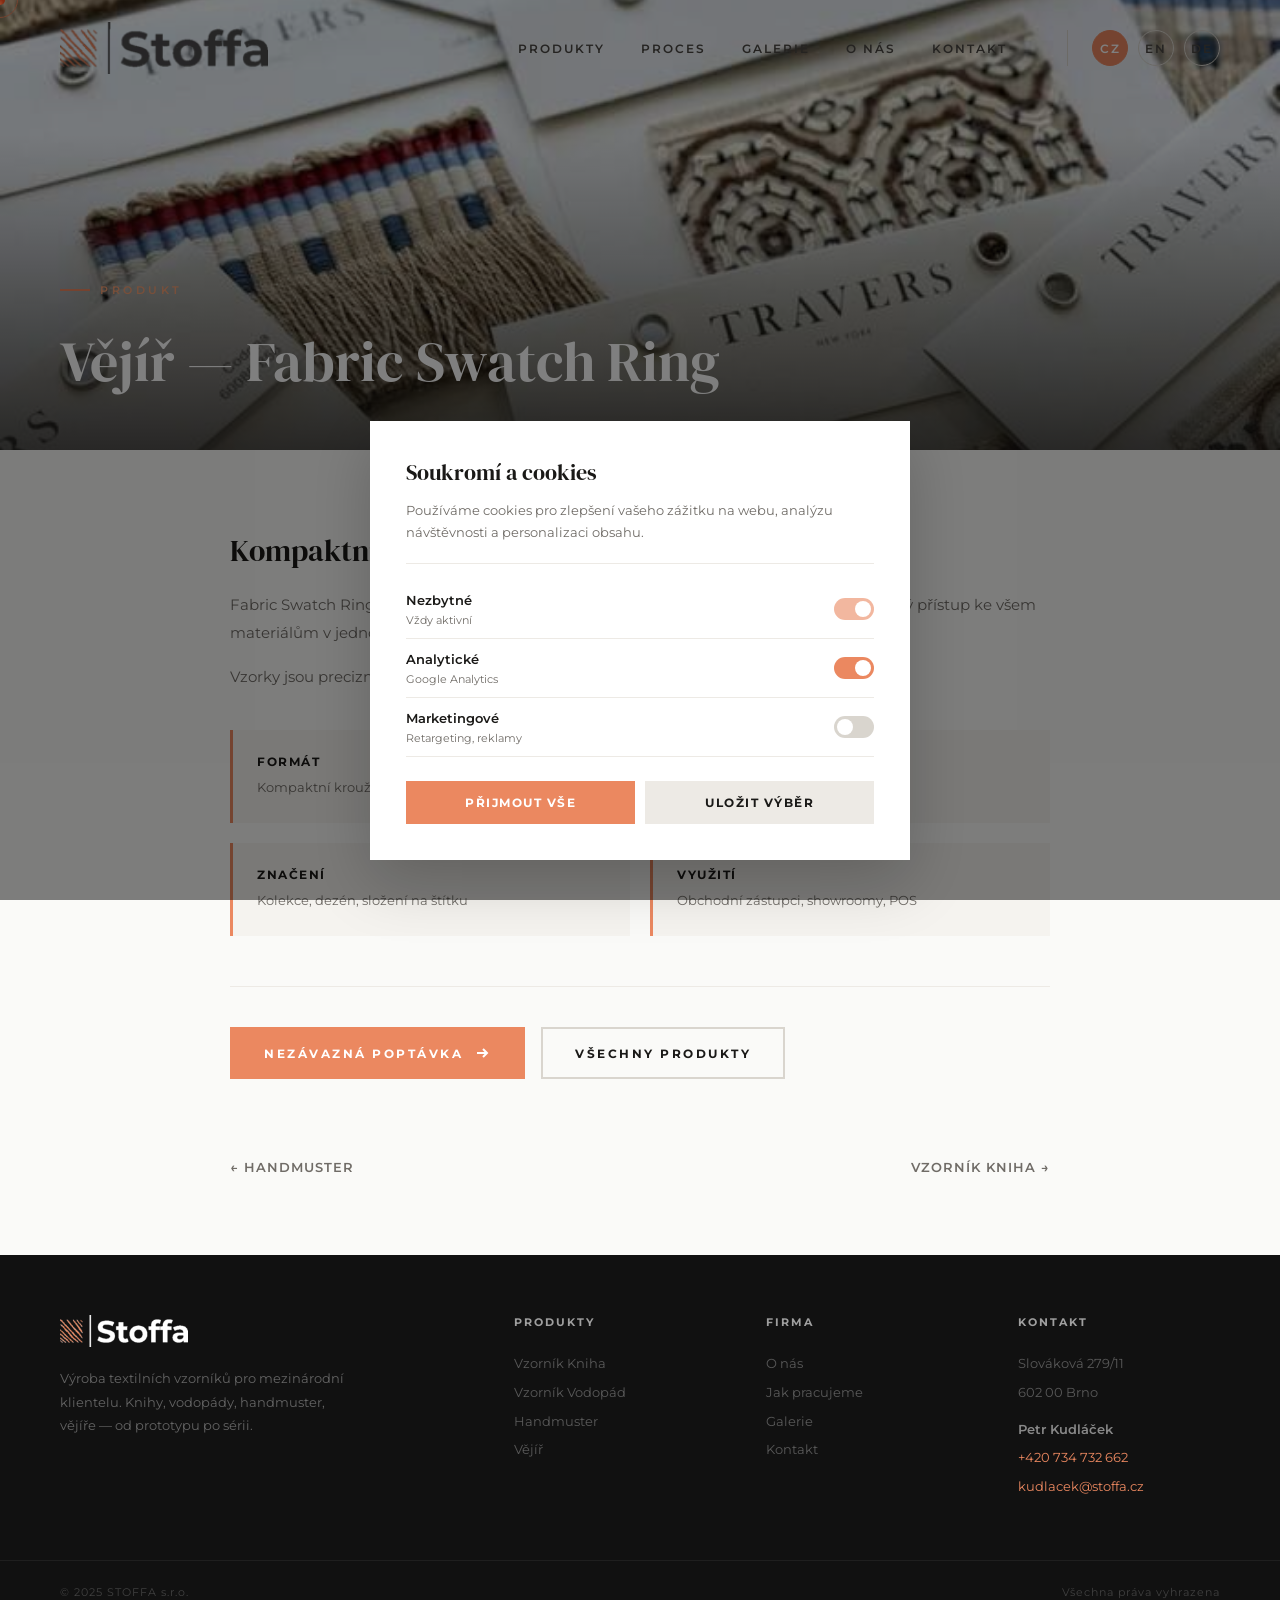
<file: vejir.html>
<!DOCTYPE html><html lang="cs"><head><meta charset="UTF-8"><meta name="viewport" content="width=device-width,initial-scale=1"><title>Vějíř — Fabric Swatch Ring — STOFFA s.r.o.</title><link rel="preconnect" href="https://fonts.googleapis.com"><link href="https://fonts.googleapis.com/css2?family=DM+Serif+Display:ital@0;1&family=Montserrat:wght@300;400;500;600;700&display=swap" rel="stylesheet"><style>*{margin:0;padding:0;box-sizing:border-box}
:root{--o:#EB8860;--od:#D4702A;--ol:#F2A074;--dk:#1A1917;--tx:#4A4743;--txl:#706C67;--bg:#FAFAF8;--cr:#F5F3EF;--gy:#EDEAE5;--gy2:#D9D5CE;--hd:'DM Serif Display',Georgia,serif;--bd:'Montserrat',Helvetica,sans-serif}
html{scroll-behavior:smooth;overflow-x:hidden}body{font-family:var(--bd);color:var(--tx);background:var(--bg);cursor:none;overflow-x:hidden;font-weight:400}a{color:inherit;text-decoration:none}img{max-width:100%;display:block}
.cur{position:fixed;width:10px;height:10px;border-radius:50%;background:var(--o);pointer-events:none;z-index:10000;transition:transform .2s cubic-bezier(.16,1,.3,1),opacity .2s;mix-blend-mode:difference;transform:translate(-50%,-50%)}.cur-r{position:fixed;width:36px;height:36px;border-radius:50%;border:1.5px solid var(--o);pointer-events:none;z-index:9999;transition:transform .35s cubic-bezier(.16,1,.3,1),opacity .2s,width .3s,height .3s;mix-blend-mode:difference;transform:translate(-50%,-50%);opacity:.5}.cur.h{transform:translate(-50%,-50%) scale(0)}.cur-r.h{width:60px;height:60px;opacity:.3}@media(max-width:900px){.cur,.cur-r{display:none}body{cursor:auto}}
nav{position:fixed;top:0;left:0;right:0;z-index:100;padding:22px 60px;display:flex;align-items:center;justify-content:space-between;transition:all .5s cubic-bezier(.16,1,.3,1)}nav.sc{background:rgba(250,250,248,.96);backdrop-filter:blur(16px);box-shadow:0 1px 30px rgba(0,0,0,.06);padding:14px 60px}.nl img{height:52px;transition:height .3s}nav.sc .nl img{height:42px}.nk{display:flex;gap:36px;align-items:center}.nk a{font-size:12px;font-weight:600;letter-spacing:2px;text-transform:uppercase;position:relative;padding:4px 0;color:var(--tx)}.nk a::after{content:'';position:absolute;bottom:-2px;left:0;width:0;height:1.5px;background:var(--o);transition:width .4s cubic-bezier(.16,1,.3,1)}.nk a:hover::after{width:100%}.nk a:hover{color:var(--dk)}.ls{display:flex;gap:10px;margin-left:24px;border-left:1px solid var(--gy2);padding-left:24px}.lb{font-size:11px;font-weight:700;letter-spacing:.5px;width:36px;height:36px;display:inline-flex;align-items:center;justify-content:center;border:1.5px solid var(--gy2);border-radius:50%;cursor:pointer;transition:all .3s;background:transparent;font-family:var(--bd);color:var(--tx);text-decoration:none}.lb.act{background:var(--o);color:#fff;border-color:var(--o)}.hb{display:none;flex-direction:column;gap:5px;cursor:pointer;z-index:101}.hb span{width:26px;height:2px;background:var(--dk);transition:all .3s}.mm{display:none;position:fixed;inset:0;background:var(--bg);z-index:99;flex-direction:column;align-items:center;justify-content:center;gap:28px}.mm.op{display:flex}.mm a{font-size:20px;font-family:var(--hd);font-weight:400}@media(max-width:900px){nav{padding:16px 20px}nav.sc{padding:12px 20px}.nk{display:none}.hb{display:flex}}
.rv{opacity:0;transform:translateY(36px);transition:all .9s cubic-bezier(.16,1,.3,1)}.rv.vis{opacity:1;transform:translateY(0)}.d1{transition-delay:.1s}.d2{transition-delay:.2s}.d3{transition-delay:.3s}.d4{transition-delay:.4s}.d5{transition-delay:.5s}
section{padding:120px 60px}@media(max-width:768px){section{padding:80px 20px}}.st{display:inline-flex;align-items:center;gap:10px;font-size:11px;letter-spacing:3.5px;text-transform:uppercase;font-weight:600;color:var(--o);margin-bottom:16px}.st::before{content:'';width:30px;height:1.5px;background:var(--o)}.sh{font-family:var(--hd);font-size:clamp(30px,3.8vw,52px);font-weight:400;color:var(--dk);margin-bottom:20px;line-height:1.15}.sd{font-size:15px;line-height:1.85;max-width:580px;margin-bottom:60px;color:var(--txl)}
.bp{display:inline-flex;align-items:center;gap:10px;background:var(--o);color:#fff;padding:15px 32px;font-size:12px;font-weight:700;letter-spacing:2.5px;text-transform:uppercase;transition:all .4s cubic-bezier(.16,1,.3,1);border:2px solid var(--o);font-family:var(--bd);cursor:pointer}.bp:hover{background:var(--dk);border-color:var(--dk);transform:translateY(-2px)}.bp svg{transition:transform .3s}.bp:hover svg{transform:translateX(4px)}.bo{display:inline-flex;align-items:center;gap:10px;background:transparent;color:var(--dk);padding:15px 32px;font-size:12px;font-weight:700;letter-spacing:2.5px;text-transform:uppercase;transition:all .4s;border:2px solid var(--gy2);font-family:var(--bd);cursor:pointer}.bo:hover{border-color:var(--o);color:var(--o)}
.hero{display:grid;grid-template-columns:1fr 1fr;position:relative;overflow:hidden}.hl{display:flex;flex-direction:column;justify-content:center;padding:100px 60px 40px}.htag{display:inline-flex;align-items:center;gap:10px;font-size:11px;letter-spacing:3.5px;text-transform:uppercase;font-weight:600;color:var(--o);margin-bottom:24px}.htag::before{content:'';width:40px;height:1.5px;background:var(--o)}.hero h1{font-family:var(--hd);font-size:clamp(36px,4.2vw,60px);font-weight:400;line-height:1.12;color:var(--dk);margin-bottom:20px}.hero h1 em{font-style:italic;color:var(--o)}.hdesc{font-size:15px;line-height:1.8;color:var(--txl);max-width:480px;margin-bottom:28px}.hcta{display:flex;gap:14px;flex-wrap:wrap}.hr{position:relative;overflow:hidden}.hr img{width:100%;height:100%;object-fit:cover;animation:hz 25s ease-in-out infinite alternate}.hr::after{content:'';position:absolute;inset:0;background:linear-gradient(to right,var(--bg) 0%,transparent 12%)}@keyframes hz{0%{transform:scale(1.04)}100%{transform:scale(1)}}
.hcar{width:100%;height:320px;margin-top:40px;position:relative;overflow:hidden;border:1px solid var(--gy);background:#fff;box-shadow:0 8px 36px rgba(0,0,0,.08)}.hcar-track{display:flex;flex-direction:column;animation:hslide 15s ease-in-out infinite}.hcar-item{min-height:320px;display:flex;align-items:center;gap:28px;padding:24px}.hcar-item img{width:180px;height:272px;object-fit:cover;border-radius:6px;flex-shrink:0}.hcar-info{display:flex;flex-direction:column;gap:10px;flex:1}.hcar-info span{font-size:20px;font-weight:700;letter-spacing:1.5px;text-transform:uppercase;color:var(--dk)}.hcar-info small{font-size:14px;color:var(--txl);line-height:1.7}.hcar-dots{position:absolute;bottom:10px;right:14px;display:flex;gap:5px}.hcar-dots i{width:8px;height:8px;border-radius:50%;background:var(--gy2);transition:all .3s}.hcar-dots i.ac{background:var(--o);width:24px;border-radius:4px}@keyframes hslide{0%,16%{transform:translateY(0)}20%,36%{transform:translateY(-320px)}40%,56%{transform:translateY(-640px)}60%,76%{transform:translateY(-960px)}80%,96%{transform:translateY(-1280px)}100%{transform:translateY(0)}}
@media(max-width:900px){.hero{grid-template-columns:1fr}.hl{padding:90px 24px 30px}.hr{height:300px}.hr::after{background:linear-gradient(to top,var(--bg) 0%,transparent 20%)}.hcar{height:260px}.hcar-item{min-height:260px;padding:16px}.hcar-item img{width:120px;height:220px}}
.mq{overflow:hidden;background:var(--o);padding:14px 0;white-space:nowrap}.mqt{display:flex;animation:m 35s linear infinite}.mqt span{font-family:var(--hd);font-size:16px;font-weight:400;color:#fff;padding:0 32px;flex-shrink:0}.mqt .dt{font-size:8px;opacity:.5}@keyframes m{0%{transform:translateX(0)}100%{transform:translateX(-50%)}}
.products{background:var(--cr)}.pg{display:grid;grid-template-columns:repeat(auto-fill,minmax(280px,1fr));gap:28px}.pc{background:#fff;overflow:hidden;position:relative;transition:transform .5s cubic-bezier(.16,1,.3,1),box-shadow .5s;cursor:pointer;color:inherit}.pc:hover{transform:translateY(-6px);box-shadow:0 24px 60px rgba(0,0,0,.08)}.pci{height:340px;overflow:hidden;position:relative}.pci img{width:100%;height:100%;object-fit:cover;transition:transform .7s cubic-bezier(.16,1,.3,1)}.pc:hover .pci img{transform:scale(1.06)}.pci .pcb{position:absolute;top:20px;left:20px;background:var(--o);color:#fff;font-size:10px;font-weight:700;letter-spacing:2px;text-transform:uppercase;padding:8px 16px;z-index:2}.pcbd{padding:32px 28px}.pcbd h3{font-family:var(--hd);font-size:24px;font-weight:400;color:var(--dk);margin-bottom:14px}.pcbd p{font-size:14px;line-height:1.75;color:var(--txl)}.pctg{display:flex;flex-wrap:wrap;gap:6px;margin-top:18px}.pctg span{font-size:10px;font-weight:600;letter-spacing:1px;text-transform:uppercase;padding:5px 12px;border:1px solid var(--gy);color:var(--txl);border-radius:20px}
.fg2{display:grid;grid-template-columns:repeat(3,1fr);gap:40px 50px}@media(max-width:900px){.fg2{grid-template-columns:1fr 1fr}}@media(max-width:560px){.fg2{grid-template-columns:1fr}}.ft2{position:relative;padding-left:48px}.ft2::before{content:'';position:absolute;left:0;top:6px;width:24px;height:2px;background:var(--o)}.ft2::after{content:'';position:absolute;left:0;top:16px;width:14px;height:2px;background:var(--o);opacity:.4}.ft2 h4{font-family:var(--hd);font-size:20px;font-weight:400;color:var(--dk);margin-bottom:10px}.ft2 p{font-size:13px;line-height:1.75;color:var(--txl)}
.process{background:var(--cr)}.prg{display:grid;grid-template-columns:repeat(4,1fr);gap:40px}@media(max-width:900px){.prg{grid-template-columns:1fr 1fr}}@media(max-width:560px){.prg{grid-template-columns:1fr}}.ps{padding:36px 28px;background:#fff;border-top:3px solid var(--o);transition:transform .3s,box-shadow .3s}.ps:hover{transform:translateY(-4px);box-shadow:0 16px 40px rgba(0,0,0,.06)}.psn{font-family:var(--hd);font-size:48px;font-weight:400;color:var(--o);opacity:.2;margin-bottom:16px}.ps h3{font-family:var(--hd);font-size:20px;font-weight:400;color:var(--dk);margin-bottom:12px}.ps p{font-size:13px;line-height:1.75;color:var(--txl)}
.gallery{background:var(--dk);color:#fff}.gallery .st{color:var(--ol)}.gallery .sh{color:#fff}.gallery .sd{color:rgba(255,255,255,.5)}.gg{display:grid;grid-template-columns:repeat(12,1fr);grid-auto-rows:200px;gap:12px}.gi{overflow:hidden;position:relative}.gi img{width:100%;height:100%;object-fit:cover;transition:transform .7s cubic-bezier(.16,1,.3,1)}.gi:hover img{transform:scale(1.05)}.g1{grid-column:span 5;grid-row:span 2}.g2{grid-column:span 4}.g3{grid-column:span 3}.g4{grid-column:span 3}.g5{grid-column:span 4}@media(max-width:768px){.gg{grid-template-columns:1fr 1fr;grid-auto-rows:180px}.g1,.g2,.g3,.g4,.g5{grid-column:span 1;grid-row:span 1}.g1{grid-column:span 2}}
.contact{background:var(--dk);color:#fff;position:relative;overflow:hidden}.contact .st{color:var(--ol)}.contact .sh{color:#fff}.contact .sd{color:rgba(255,255,255,.5)}.cg{display:grid;grid-template-columns:1fr 1.2fr;gap:80px;position:relative;z-index:2}.ci h3{font-family:var(--hd);font-size:28px;font-weight:400;color:#fff;margin-bottom:24px}.ci p{margin-bottom:14px;line-height:1.75;font-size:14px;color:rgba(255,255,255,.5)}.ci a{color:var(--o);font-weight:600;border-bottom:1px solid var(--o)}.cd{margin-top:36px;padding-top:36px;border-top:1px solid rgba(255,255,255,.08)}.cd h4{font-size:12px;font-weight:700;letter-spacing:2px;text-transform:uppercase;color:rgba(255,255,255,.7);margin-bottom:16px}.cf{background:rgba(255,255,255,.04);border:1px solid rgba(255,255,255,.08);padding:40px}.cf .fg{margin-bottom:20px}.cf .fg label{display:block;font-size:11px;letter-spacing:2px;text-transform:uppercase;font-weight:700;margin-bottom:8px;color:rgba(255,255,255,.6)}.cf .fg input,.cf .fg textarea{width:100%;padding:14px 18px;border:1px solid rgba(255,255,255,.12);background:rgba(255,255,255,.04);font-size:14px;font-family:var(--bd);transition:border .3s;outline:none;color:#fff}.cf .fg input:focus,.cf .fg textarea:focus{border-color:var(--o)}.cf .fg textarea{height:120px;resize:vertical}.cf .fr{display:grid;grid-template-columns:1fr 1fr;gap:20px}.cf .sub{width:100%;background:var(--o);color:#fff;border:none;padding:18px;font-size:13px;font-weight:700;letter-spacing:2.5px;text-transform:uppercase;cursor:pointer;font-family:var(--bd);transition:all .3s;display:flex;align-items:center;justify-content:center;gap:10px;margin-top:8px}.cf .sub:hover{background:#fff;color:var(--dk)}@media(max-width:768px){.cg{grid-template-columns:1fr}.cf .fr{grid-template-columns:1fr}.cf{padding:28px}}
@media(max-width:900px){#about>div{grid-template-columns:1fr !important}#about>div>div:first-child{min-height:350px !important}}
footer{background:#111;padding:0}.ft-main{display:grid;grid-template-columns:2fr 1fr 1fr 1fr;gap:50px;padding:60px;border-bottom:1px solid rgba(255,255,255,.06)}.ft-brand{display:flex;flex-direction:column;gap:20px;align-items:flex-start}.ft-brand img{height:32px;width:auto;object-fit:contain;background:none!important}.ft-brand p{font-size:13px;line-height:1.8;color:rgba(255,255,255,.35);max-width:300px}.ft-col h5{font-size:11px;font-weight:700;letter-spacing:2px;text-transform:uppercase;color:rgba(255,255,255,.6);margin-bottom:20px}.ft-col a,.ft-col p{display:block;font-size:13px;line-height:2.2;color:rgba(255,255,255,.3);transition:color .2s}.ft-col a:hover{color:var(--o)}.ft-bot{display:flex;justify-content:space-between;align-items:center;padding:24px 60px;font-size:11px;color:rgba(255,255,255,.2);letter-spacing:1px}@media(max-width:768px){.ft-main{grid-template-columns:1fr 1fr;gap:30px;padding:40px 24px}.ft-bot{flex-direction:column;gap:12px;text-align:center;padding:20px 24px}}
.stt{position:fixed;bottom:32px;right:32px;width:44px;height:44px;background:var(--o);color:#fff;border:none;border-radius:50%;cursor:pointer;display:flex;align-items:center;justify-content:center;z-index:90;opacity:0;transform:translateY(20px);transition:all .3s;font-size:18px}.stt.sh{opacity:1;transform:translateY(0)}.stt:hover{background:var(--dk)}
.ck-overlay{position:fixed;inset:0;background:rgba(0,0,0,.5);z-index:300;display:none;align-items:flex-end;justify-content:center}.ck-overlay.show{display:flex}
.ck-box{background:#fff;max-width:540px;width:100%;margin:0 0 40px;padding:36px;box-shadow:0 20px 60px rgba(0,0,0,.2);position:relative}
.ck-box h3{font-family:var(--hd);font-size:22px;font-weight:400;color:var(--dk);margin-bottom:12px}
.ck-box p{font-size:13px;line-height:1.7;color:var(--txl);margin-bottom:20px}
.ck-box a{color:var(--o);text-decoration:underline}
.ck-toggles{border-top:1px solid var(--gy);padding-top:16px;margin-bottom:24px}
.ck-row{display:flex;align-items:center;justify-content:space-between;padding:10px 0;border-bottom:1px solid var(--gy)}
.ck-row span{font-size:13px;font-weight:600;color:var(--dk)}
.ck-row small{font-size:11px;color:var(--txl)}
.ck-row label{position:relative;width:40px;height:22px;cursor:pointer}
.ck-row input{opacity:0;width:0;height:0}
.ck-slider{position:absolute;inset:0;background:var(--gy2);border-radius:22px;transition:.3s}
.ck-slider::before{content:'';position:absolute;width:16px;height:16px;left:3px;bottom:3px;background:#fff;border-radius:50%;transition:.3s}
.ck-row input:checked+.ck-slider{background:var(--o)}
.ck-row input:checked+.ck-slider::before{transform:translateX(18px)}
.ck-row input:disabled+.ck-slider{opacity:.6;cursor:not-allowed}
.ck-btns{display:flex;gap:10px}
.ck-btns button{flex:1;padding:14px;font-size:12px;font-weight:700;letter-spacing:1.5px;text-transform:uppercase;cursor:pointer;font-family:var(--bd);border:none;transition:all .3s}
.ck-accept{background:var(--o);color:#fff}.ck-accept:hover{background:var(--dk)}
.ck-save{background:var(--gy);color:var(--dk)}.ck-save:hover{background:var(--gy2)}
@media(max-width:768px){.ck-box{margin:0;max-width:100%}.ck-btns{flex-direction:column}}
.pp-hero{height:50vh;min-height:360px;position:relative;overflow:hidden}.pp-hero img{width:100%;height:100%;object-fit:cover}.pp-hero::after{content:'';position:absolute;inset:0;background:linear-gradient(transparent 30%,rgba(26,25,23,.75))}.pp-hero-text{position:absolute;bottom:50px;left:60px;color:#fff;z-index:2}.pp-hero-text .st{color:var(--ol)}.pp-hero-text h1{font-family:var(--hd);font-size:clamp(36px,5vw,56px);font-weight:400;margin-top:10px}
.pp-body{max-width:900px;margin:0 auto;padding:80px 40px}.pp-body h2{font-family:var(--hd);font-size:30px;font-weight:400;color:var(--dk);margin-bottom:20px;margin-top:50px}.pp-body h2:first-child{margin-top:0}.pp-body p{font-size:15px;line-height:1.85;color:var(--txl);margin-bottom:16px}.pp-body p strong{color:var(--dk);font-weight:600}
.pp-specs{display:grid;grid-template-columns:1fr 1fr;gap:20px;margin:40px 0}.pp-spec{padding:24px;background:var(--cr);border-left:3px solid var(--o)}.pp-spec h4{font-size:12px;font-weight:700;letter-spacing:1.5px;text-transform:uppercase;color:var(--dk);margin-bottom:6px}.pp-spec p{font-size:13px;color:var(--txl);margin:0}
.pp-cta{display:flex;gap:16px;margin-top:50px;padding-top:40px;border-top:1px solid var(--gy)}.pp-nav{display:flex;justify-content:space-between;max-width:900px;margin:0 auto;padding:0 40px 80px}.pp-nav a{font-size:13px;font-weight:600;letter-spacing:1px;text-transform:uppercase;color:var(--txl);transition:color .3s}.pp-nav a:hover{color:var(--o)}
@media(max-width:768px){.pp-hero-text{left:24px;bottom:30px}.pp-body{padding:50px 24px}.pp-specs{grid-template-columns:1fr}.pp-cta{flex-direction:column}.pp-nav{padding:0 24px 60px}}
.proc-video{margin-top:60px;position:relative;overflow:hidden;border-radius:0}
.proc-video video{width:100%;display:block}
.proc-video-overlay{position:absolute;inset:0;background:linear-gradient(transparent 60%,rgba(26,25,23,.6));pointer-events:none}
</style></head><body><div class="cur" id="c"></div><div class="cur-r" id="cr"></div>
<nav id="nav"><a href="index.html" class="nl"><img src="img/logo.png" alt="Stoffa"></a><div class="nk"><a href="index.html#products">Produkty</a><a href="index.html#process">Proces</a><a href="index.html#gallery">Galerie</a><a href="index.html#about">O nás</a><a href="index.html#contact">Kontakt</a><div class="ls"><a href="index.html" class="lb act">CZ</a><a href="index-en.html" class="lb">EN</a><a href="index-de.html" class="lb">DE</a></div></div><div class="hb" onclick="toggleMenu()"><span></span><span></span><span></span></div></nav>
<div class="mm" id="mm"><a href="index.html#products" onclick="toggleMenu()">Produkty</a><a href="index.html#process" onclick="toggleMenu()">Proces</a><a href="index.html#gallery" onclick="toggleMenu()">Galerie</a><a href="index.html#about" onclick="toggleMenu()">O nás</a><a href="index.html#contact" onclick="toggleMenu()">Kontakt</a></div><div class="pp-hero"><img src="img/product-karty.jpg" alt="Vějíř — Fabric Swatch Ring"><div class="pp-hero-text"><div class="st">Produkt</div><h1>Vějíř — Fabric Swatch Ring</h1></div></div>
<div class="pp-body"><h2>Kompaktní prezentace na kroužku</h2><p>Fabric Swatch Ring je <strong>praktický a kompaktní formát</strong> prezentace vzorků na kroužku. Rychlý přístup ke všem materiálům v jednom formátu.</p><p>Vzorky jsou precizně nařezány a opatřeny <strong>identifikačním štítkem</strong> s údaji o kolekci a složení.</p><div class="pp-specs"><div class="pp-spec"><h4>Formát</h4><p>Kompaktní kroužkový systém</p></div><div class="pp-spec"><h4>Přístup</h4><p>Rychlé listování všemi vzorky</p></div><div class="pp-spec"><h4>Značení</h4><p>Kolekce, dezén, složení na štítku</p></div><div class="pp-spec"><h4>Využití</h4><p>Obchodní zástupci, showroomy, POS</p></div></div><div class="pp-cta"><a href="index.html#contact" class="bp">Nezávazná poptávka <svg width="18" height="18" fill="none" stroke="currentColor" stroke-width="2"><path d="M4 9h10M10 5l4 4-4 4"/></svg></a><a href="index.html#products" class="bo">Všechny produkty</a></div></div>
<div class="pp-nav"><a href="handmuster.html">← Handmuster</a><a href="kniha.html">Vzorník Kniha →</a></div><button class="stt" id="stt" onclick="scrollTo({top:0,behavior:'smooth'})">↑</button><footer><div class="ft-main"><div class="ft-brand"><img src="img/logo-light.png" alt="Stoffa"><p>Výroba textilních vzorníků pro mezinárodní klientelu. Knihy, vodopády, handmuster, vějíře — od prototypu po sérii.</p></div><div class="ft-col"><h5>Produkty</h5><a href="kniha.html">Vzorník Kniha</a><a href="vodopad.html">Vzorník Vodopád</a><a href="handmuster.html">Handmuster</a><a href="vejir.html">Vějíř</a></div><div class="ft-col"><h5>Firma</h5><a href="index.html#about">O nás</a><a href="index.html#process">Jak pracujeme</a><a href="index.html#gallery">Galerie</a><a href="index.html#contact">Kontakt</a></div><div class="ft-col"><h5>Kontakt</h5><p>Slováková 279/11<br>602 00 Brno</p><p style="color:rgba(255,255,255,.5);font-weight:600;margin-top:8px">Petr Kudláček</p><a href="tel:+420734732662" style="color:var(--o)">+420 734 732 662</a><a href="mailto:kudlacek@stoffa.cz" style="color:var(--o)">kudlacek@stoffa.cz</a></div></div><div class="ft-bot"><span>© 2025 STOFFA s.r.o.</span><span>Všechna práva vyhrazena</span></div></footer><div class="ck-overlay" id="ck"><div class="ck-box">
<h3>Soukromí a cookies</h3>
<p>Používáme cookies pro zlepšení vašeho zážitku na webu, analýzu návštěvnosti a personalizaci obsahu.</p>
<div class="ck-toggles">
<div class="ck-row"><div><span>Nezbytné</span><br><small>Vždy aktivní</small></div><label><input type="checkbox" checked disabled><span class="ck-slider"></span></label></div>
<div class="ck-row"><div><span>Analytické</span><br><small>Google Analytics</small></div><label><input type="checkbox" id="ck-an" checked><span class="ck-slider"></span></label></div>
<div class="ck-row"><div><span>Marketingové</span><br><small>Retargeting, reklamy</small></div><label><input type="checkbox" id="ck-mk"><span class="ck-slider"></span></label></div>
</div>
<div class="ck-btns"><button class="ck-accept" onclick="acceptAll()">Přijmout vše</button><button class="ck-save" onclick="saveCk()">Uložit výběr</button></div>
</div></div><script>
const c=document.getElementById('c'),cr=document.getElementById('cr');document.addEventListener('mousemove',e=>{c.style.left=cr.style.left=e.clientX+'px';c.style.top=cr.style.top=e.clientY+'px'});document.querySelectorAll('a,button,.pc,.gi,input,textarea').forEach(el=>{el.addEventListener('mouseenter',()=>{c.classList.add('h');cr.classList.add('h')});el.addEventListener('mouseleave',()=>{c.classList.remove('h');cr.classList.remove('h')})});
window.addEventListener('scroll',()=>{document.getElementById('nav').classList.toggle('sc',scrollY>60);const s=document.getElementById('stt');if(s)s.classList.toggle('sh',scrollY>600)});
function toggleMenu(){document.getElementById('mm').classList.toggle('op')}
const obs=new IntersectionObserver(e=>{e.forEach(i=>{if(i.isIntersecting)i.target.classList.add('vis')})},{threshold:.12});document.querySelectorAll('.rv').forEach(el=>obs.observe(el));
// GDPR Cookies
const ckEl=document.getElementById('ck');
if(ckEl&&!localStorage.getItem('ck_consent')){setTimeout(()=>ckEl.classList.add('show'),1200)}
function acceptAll(){const an=document.getElementById('ck-an');const mk=document.getElementById('ck-mk');if(an)an.checked=true;if(mk)mk.checked=true;saveCk()}
function saveCk(){const an=document.getElementById('ck-an');const mk=document.getElementById('ck-mk');const consent={necessary:true,analytics:an?an.checked:false,marketing:mk?mk.checked:false,timestamp:new Date().toISOString()};localStorage.setItem('ck_consent',JSON.stringify(consent));document.getElementById('ck').classList.remove('show')}
</script></body></html>
</file>
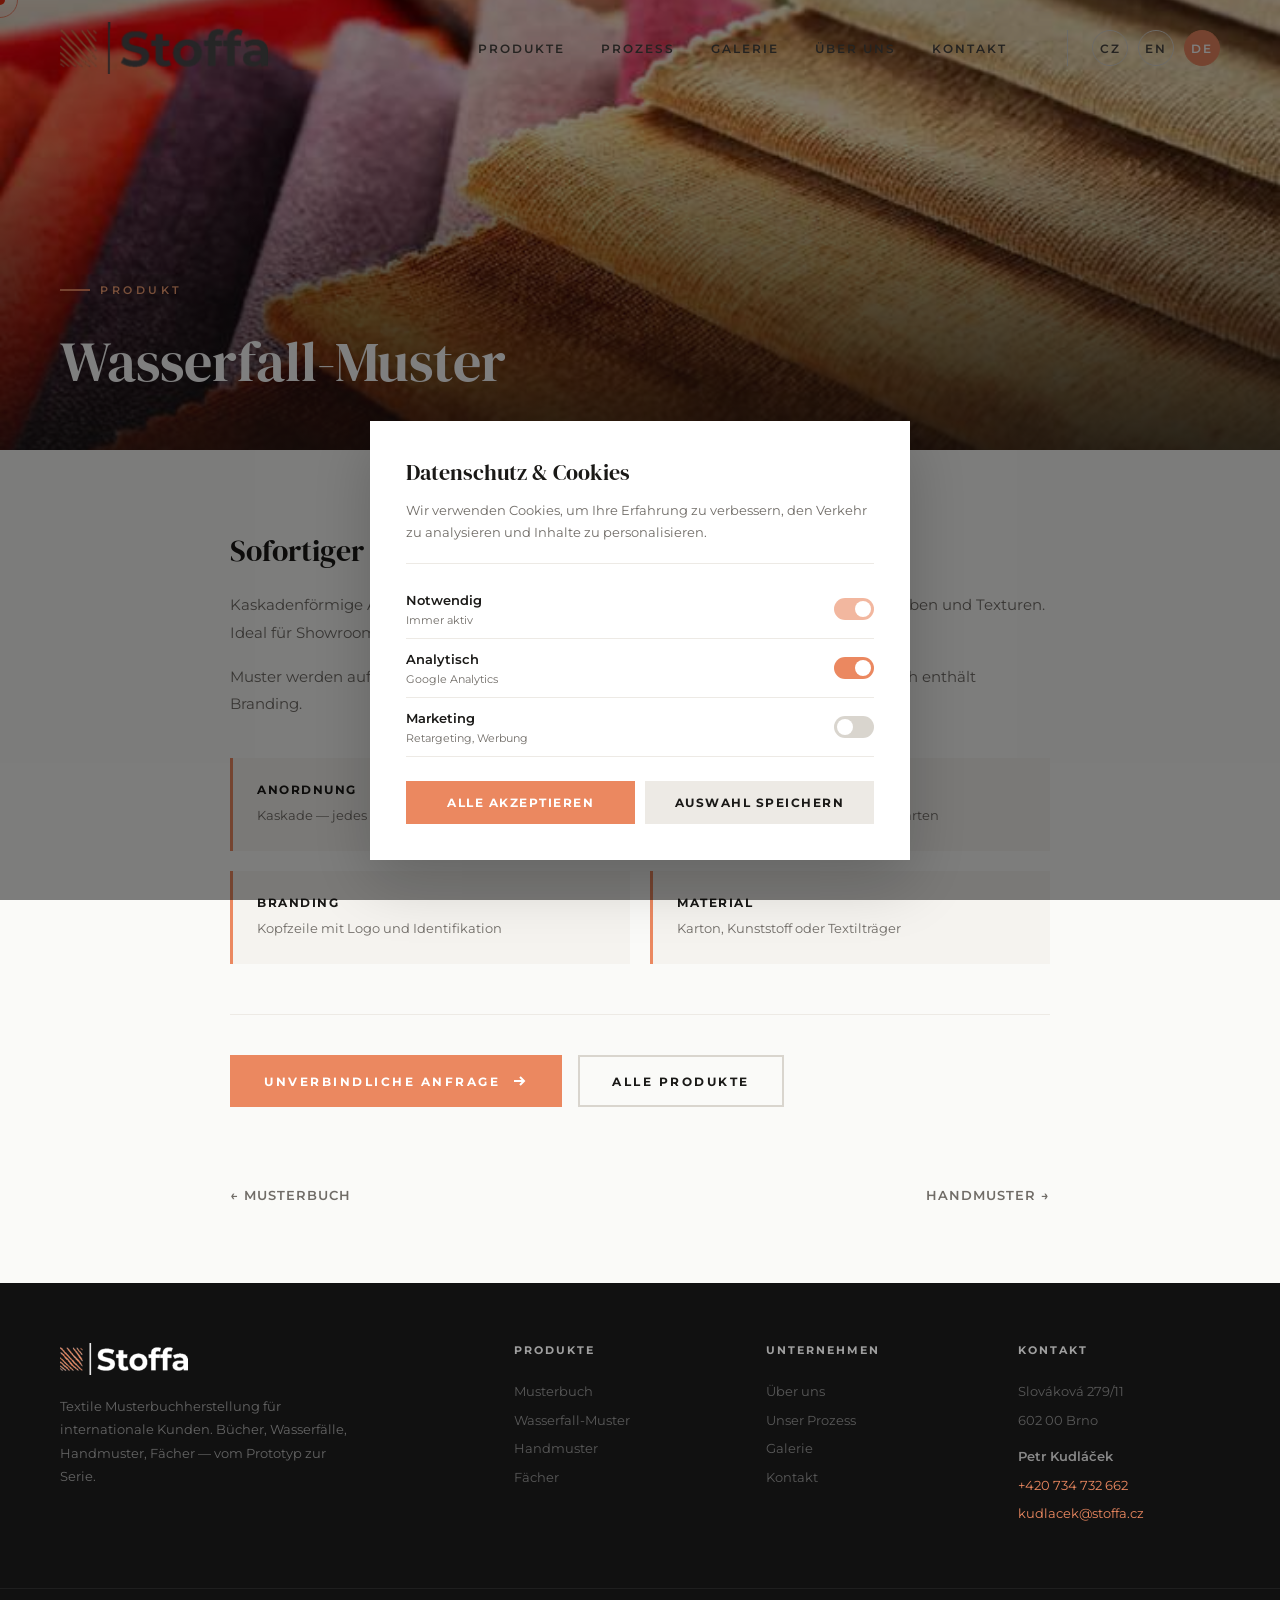
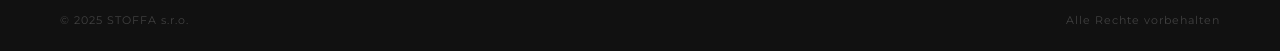
<file: vodopad-de.html>
<!DOCTYPE html><html lang="de"><head><meta charset="UTF-8"><meta name="viewport" content="width=device-width,initial-scale=1"><title>Wasserfall-Muster — STOFFA s.r.o.</title><link rel="preconnect" href="https://fonts.googleapis.com"><link href="https://fonts.googleapis.com/css2?family=DM+Serif+Display:ital@0;1&family=Montserrat:wght@300;400;500;600;700&display=swap" rel="stylesheet"><style>*{margin:0;padding:0;box-sizing:border-box}
:root{--o:#EB8860;--od:#D4702A;--ol:#F2A074;--dk:#1A1917;--tx:#4A4743;--txl:#706C67;--bg:#FAFAF8;--cr:#F5F3EF;--gy:#EDEAE5;--gy2:#D9D5CE;--hd:'DM Serif Display',Georgia,serif;--bd:'Montserrat',Helvetica,sans-serif}
html{scroll-behavior:smooth;overflow-x:hidden}body{font-family:var(--bd);color:var(--tx);background:var(--bg);cursor:none;overflow-x:hidden;font-weight:400}a{color:inherit;text-decoration:none}img{max-width:100%;display:block}
.cur{position:fixed;width:10px;height:10px;border-radius:50%;background:var(--o);pointer-events:none;z-index:10000;transition:transform .2s cubic-bezier(.16,1,.3,1),opacity .2s;mix-blend-mode:difference;transform:translate(-50%,-50%)}.cur-r{position:fixed;width:36px;height:36px;border-radius:50%;border:1.5px solid var(--o);pointer-events:none;z-index:9999;transition:transform .35s cubic-bezier(.16,1,.3,1),opacity .2s,width .3s,height .3s;mix-blend-mode:difference;transform:translate(-50%,-50%);opacity:.5}.cur.h{transform:translate(-50%,-50%) scale(0)}.cur-r.h{width:60px;height:60px;opacity:.3}@media(max-width:900px){.cur,.cur-r{display:none}body{cursor:auto}}
nav{position:fixed;top:0;left:0;right:0;z-index:100;padding:22px 60px;display:flex;align-items:center;justify-content:space-between;transition:all .5s cubic-bezier(.16,1,.3,1)}nav.sc{background:rgba(250,250,248,.96);backdrop-filter:blur(16px);box-shadow:0 1px 30px rgba(0,0,0,.06);padding:14px 60px}.nl img{height:52px;transition:height .3s}nav.sc .nl img{height:42px}.nk{display:flex;gap:36px;align-items:center}.nk a{font-size:12px;font-weight:600;letter-spacing:2px;text-transform:uppercase;position:relative;padding:4px 0;color:var(--tx)}.nk a::after{content:'';position:absolute;bottom:-2px;left:0;width:0;height:1.5px;background:var(--o);transition:width .4s cubic-bezier(.16,1,.3,1)}.nk a:hover::after{width:100%}.nk a:hover{color:var(--dk)}.ls{display:flex;gap:10px;margin-left:24px;border-left:1px solid var(--gy2);padding-left:24px}.lb{font-size:11px;font-weight:700;letter-spacing:.5px;width:36px;height:36px;display:inline-flex;align-items:center;justify-content:center;border:1.5px solid var(--gy2);border-radius:50%;cursor:pointer;transition:all .3s;background:transparent;font-family:var(--bd);color:var(--tx);text-decoration:none}.lb.act{background:var(--o);color:#fff;border-color:var(--o)}.hb{display:none;flex-direction:column;gap:5px;cursor:pointer;z-index:101}.hb span{width:26px;height:2px;background:var(--dk);transition:all .3s}.mm{display:none;position:fixed;inset:0;background:var(--bg);z-index:99;flex-direction:column;align-items:center;justify-content:center;gap:28px}.mm.op{display:flex}.mm a{font-size:20px;font-family:var(--hd);font-weight:400}@media(max-width:900px){nav{padding:16px 20px}nav.sc{padding:12px 20px}.nk{display:none}.hb{display:flex}}
.rv{opacity:0;transform:translateY(36px);transition:all .9s cubic-bezier(.16,1,.3,1)}.rv.vis{opacity:1;transform:translateY(0)}.d1{transition-delay:.1s}.d2{transition-delay:.2s}.d3{transition-delay:.3s}.d4{transition-delay:.4s}.d5{transition-delay:.5s}
section{padding:120px 60px}@media(max-width:768px){section{padding:80px 20px}}.st{display:inline-flex;align-items:center;gap:10px;font-size:11px;letter-spacing:3.5px;text-transform:uppercase;font-weight:600;color:var(--o);margin-bottom:16px}.st::before{content:'';width:30px;height:1.5px;background:var(--o)}.sh{font-family:var(--hd);font-size:clamp(30px,3.8vw,52px);font-weight:400;color:var(--dk);margin-bottom:20px;line-height:1.15}.sd{font-size:15px;line-height:1.85;max-width:580px;margin-bottom:60px;color:var(--txl)}
.bp{display:inline-flex;align-items:center;gap:10px;background:var(--o);color:#fff;padding:15px 32px;font-size:12px;font-weight:700;letter-spacing:2.5px;text-transform:uppercase;transition:all .4s cubic-bezier(.16,1,.3,1);border:2px solid var(--o);font-family:var(--bd);cursor:pointer}.bp:hover{background:var(--dk);border-color:var(--dk);transform:translateY(-2px)}.bp svg{transition:transform .3s}.bp:hover svg{transform:translateX(4px)}.bo{display:inline-flex;align-items:center;gap:10px;background:transparent;color:var(--dk);padding:15px 32px;font-size:12px;font-weight:700;letter-spacing:2.5px;text-transform:uppercase;transition:all .4s;border:2px solid var(--gy2);font-family:var(--bd);cursor:pointer}.bo:hover{border-color:var(--o);color:var(--o)}
.hero{display:grid;grid-template-columns:1fr 1fr;position:relative;overflow:hidden}.hl{display:flex;flex-direction:column;justify-content:center;padding:100px 60px 40px}.htag{display:inline-flex;align-items:center;gap:10px;font-size:11px;letter-spacing:3.5px;text-transform:uppercase;font-weight:600;color:var(--o);margin-bottom:24px}.htag::before{content:'';width:40px;height:1.5px;background:var(--o)}.hero h1{font-family:var(--hd);font-size:clamp(36px,4.2vw,60px);font-weight:400;line-height:1.12;color:var(--dk);margin-bottom:20px}.hero h1 em{font-style:italic;color:var(--o)}.hdesc{font-size:15px;line-height:1.8;color:var(--txl);max-width:480px;margin-bottom:28px}.hcta{display:flex;gap:14px;flex-wrap:wrap}.hr{position:relative;overflow:hidden}.hr img{width:100%;height:100%;object-fit:cover;animation:hz 25s ease-in-out infinite alternate}.hr::after{content:'';position:absolute;inset:0;background:linear-gradient(to right,var(--bg) 0%,transparent 12%)}@keyframes hz{0%{transform:scale(1.04)}100%{transform:scale(1)}}
.hcar{width:100%;height:320px;margin-top:40px;position:relative;overflow:hidden;border:1px solid var(--gy);background:#fff;box-shadow:0 8px 36px rgba(0,0,0,.08)}.hcar-track{display:flex;flex-direction:column;animation:hslide 15s ease-in-out infinite}.hcar-item{min-height:320px;display:flex;align-items:center;gap:28px;padding:24px}.hcar-item img{width:180px;height:272px;object-fit:cover;border-radius:6px;flex-shrink:0}.hcar-info{display:flex;flex-direction:column;gap:10px;flex:1}.hcar-info span{font-size:20px;font-weight:700;letter-spacing:1.5px;text-transform:uppercase;color:var(--dk)}.hcar-info small{font-size:14px;color:var(--txl);line-height:1.7}.hcar-dots{position:absolute;bottom:10px;right:14px;display:flex;gap:5px}.hcar-dots i{width:8px;height:8px;border-radius:50%;background:var(--gy2);transition:all .3s}.hcar-dots i.ac{background:var(--o);width:24px;border-radius:4px}@keyframes hslide{0%,16%{transform:translateY(0)}20%,36%{transform:translateY(-320px)}40%,56%{transform:translateY(-640px)}60%,76%{transform:translateY(-960px)}80%,96%{transform:translateY(-1280px)}100%{transform:translateY(0)}}
@media(max-width:900px){.hero{grid-template-columns:1fr}.hl{padding:90px 24px 30px}.hr{height:300px}.hr::after{background:linear-gradient(to top,var(--bg) 0%,transparent 20%)}.hcar{height:260px}.hcar-item{min-height:260px;padding:16px}.hcar-item img{width:120px;height:220px}}
.mq{overflow:hidden;background:var(--o);padding:14px 0;white-space:nowrap}.mqt{display:flex;animation:m 35s linear infinite}.mqt span{font-family:var(--hd);font-size:16px;font-weight:400;color:#fff;padding:0 32px;flex-shrink:0}.mqt .dt{font-size:8px;opacity:.5}@keyframes m{0%{transform:translateX(0)}100%{transform:translateX(-50%)}}
.products{background:var(--cr)}.pg{display:grid;grid-template-columns:repeat(auto-fill,minmax(280px,1fr));gap:28px}.pc{background:#fff;overflow:hidden;position:relative;transition:transform .5s cubic-bezier(.16,1,.3,1),box-shadow .5s;cursor:pointer;color:inherit}.pc:hover{transform:translateY(-6px);box-shadow:0 24px 60px rgba(0,0,0,.08)}.pci{height:340px;overflow:hidden;position:relative}.pci img{width:100%;height:100%;object-fit:cover;transition:transform .7s cubic-bezier(.16,1,.3,1)}.pc:hover .pci img{transform:scale(1.06)}.pci .pcb{position:absolute;top:20px;left:20px;background:var(--o);color:#fff;font-size:10px;font-weight:700;letter-spacing:2px;text-transform:uppercase;padding:8px 16px;z-index:2}.pcbd{padding:32px 28px}.pcbd h3{font-family:var(--hd);font-size:24px;font-weight:400;color:var(--dk);margin-bottom:14px}.pcbd p{font-size:14px;line-height:1.75;color:var(--txl)}.pctg{display:flex;flex-wrap:wrap;gap:6px;margin-top:18px}.pctg span{font-size:10px;font-weight:600;letter-spacing:1px;text-transform:uppercase;padding:5px 12px;border:1px solid var(--gy);color:var(--txl);border-radius:20px}
.fg2{display:grid;grid-template-columns:repeat(3,1fr);gap:40px 50px}@media(max-width:900px){.fg2{grid-template-columns:1fr 1fr}}@media(max-width:560px){.fg2{grid-template-columns:1fr}}.ft2{position:relative;padding-left:48px}.ft2::before{content:'';position:absolute;left:0;top:6px;width:24px;height:2px;background:var(--o)}.ft2::after{content:'';position:absolute;left:0;top:16px;width:14px;height:2px;background:var(--o);opacity:.4}.ft2 h4{font-family:var(--hd);font-size:20px;font-weight:400;color:var(--dk);margin-bottom:10px}.ft2 p{font-size:13px;line-height:1.75;color:var(--txl)}
.process{background:var(--cr)}.prg{display:grid;grid-template-columns:repeat(4,1fr);gap:40px}@media(max-width:900px){.prg{grid-template-columns:1fr 1fr}}@media(max-width:560px){.prg{grid-template-columns:1fr}}.ps{padding:36px 28px;background:#fff;border-top:3px solid var(--o);transition:transform .3s,box-shadow .3s}.ps:hover{transform:translateY(-4px);box-shadow:0 16px 40px rgba(0,0,0,.06)}.psn{font-family:var(--hd);font-size:48px;font-weight:400;color:var(--o);opacity:.2;margin-bottom:16px}.ps h3{font-family:var(--hd);font-size:20px;font-weight:400;color:var(--dk);margin-bottom:12px}.ps p{font-size:13px;line-height:1.75;color:var(--txl)}
.gallery{background:var(--dk);color:#fff}.gallery .st{color:var(--ol)}.gallery .sh{color:#fff}.gallery .sd{color:rgba(255,255,255,.5)}.gg{display:grid;grid-template-columns:repeat(12,1fr);grid-auto-rows:200px;gap:12px}.gi{overflow:hidden;position:relative}.gi img{width:100%;height:100%;object-fit:cover;transition:transform .7s cubic-bezier(.16,1,.3,1)}.gi:hover img{transform:scale(1.05)}.g1{grid-column:span 5;grid-row:span 2}.g2{grid-column:span 4}.g3{grid-column:span 3}.g4{grid-column:span 3}.g5{grid-column:span 4}@media(max-width:768px){.gg{grid-template-columns:1fr 1fr;grid-auto-rows:180px}.g1,.g2,.g3,.g4,.g5{grid-column:span 1;grid-row:span 1}.g1{grid-column:span 2}}
.contact{background:var(--dk);color:#fff;position:relative;overflow:hidden}.contact .st{color:var(--ol)}.contact .sh{color:#fff}.contact .sd{color:rgba(255,255,255,.5)}.cg{display:grid;grid-template-columns:1fr 1.2fr;gap:80px;position:relative;z-index:2}.ci h3{font-family:var(--hd);font-size:28px;font-weight:400;color:#fff;margin-bottom:24px}.ci p{margin-bottom:14px;line-height:1.75;font-size:14px;color:rgba(255,255,255,.5)}.ci a{color:var(--o);font-weight:600;border-bottom:1px solid var(--o)}.cd{margin-top:36px;padding-top:36px;border-top:1px solid rgba(255,255,255,.08)}.cd h4{font-size:12px;font-weight:700;letter-spacing:2px;text-transform:uppercase;color:rgba(255,255,255,.7);margin-bottom:16px}.cf{background:rgba(255,255,255,.04);border:1px solid rgba(255,255,255,.08);padding:40px}.cf .fg{margin-bottom:20px}.cf .fg label{display:block;font-size:11px;letter-spacing:2px;text-transform:uppercase;font-weight:700;margin-bottom:8px;color:rgba(255,255,255,.6)}.cf .fg input,.cf .fg textarea{width:100%;padding:14px 18px;border:1px solid rgba(255,255,255,.12);background:rgba(255,255,255,.04);font-size:14px;font-family:var(--bd);transition:border .3s;outline:none;color:#fff}.cf .fg input:focus,.cf .fg textarea:focus{border-color:var(--o)}.cf .fg textarea{height:120px;resize:vertical}.cf .fr{display:grid;grid-template-columns:1fr 1fr;gap:20px}.cf .sub{width:100%;background:var(--o);color:#fff;border:none;padding:18px;font-size:13px;font-weight:700;letter-spacing:2.5px;text-transform:uppercase;cursor:pointer;font-family:var(--bd);transition:all .3s;display:flex;align-items:center;justify-content:center;gap:10px;margin-top:8px}.cf .sub:hover{background:#fff;color:var(--dk)}@media(max-width:768px){.cg{grid-template-columns:1fr}.cf .fr{grid-template-columns:1fr}.cf{padding:28px}}
@media(max-width:900px){#about>div{grid-template-columns:1fr !important}#about>div>div:first-child{min-height:350px !important}}
footer{background:#111;padding:0}.ft-main{display:grid;grid-template-columns:2fr 1fr 1fr 1fr;gap:50px;padding:60px;border-bottom:1px solid rgba(255,255,255,.06)}.ft-brand{display:flex;flex-direction:column;gap:20px;align-items:flex-start}.ft-brand img{height:32px;width:auto;object-fit:contain;background:none!important}.ft-brand p{font-size:13px;line-height:1.8;color:rgba(255,255,255,.35);max-width:300px}.ft-col h5{font-size:11px;font-weight:700;letter-spacing:2px;text-transform:uppercase;color:rgba(255,255,255,.6);margin-bottom:20px}.ft-col a,.ft-col p{display:block;font-size:13px;line-height:2.2;color:rgba(255,255,255,.3);transition:color .2s}.ft-col a:hover{color:var(--o)}.ft-bot{display:flex;justify-content:space-between;align-items:center;padding:24px 60px;font-size:11px;color:rgba(255,255,255,.2);letter-spacing:1px}@media(max-width:768px){.ft-main{grid-template-columns:1fr 1fr;gap:30px;padding:40px 24px}.ft-bot{flex-direction:column;gap:12px;text-align:center;padding:20px 24px}}
.stt{position:fixed;bottom:32px;right:32px;width:44px;height:44px;background:var(--o);color:#fff;border:none;border-radius:50%;cursor:pointer;display:flex;align-items:center;justify-content:center;z-index:90;opacity:0;transform:translateY(20px);transition:all .3s;font-size:18px}.stt.sh{opacity:1;transform:translateY(0)}.stt:hover{background:var(--dk)}
.ck-overlay{position:fixed;inset:0;background:rgba(0,0,0,.5);z-index:300;display:none;align-items:flex-end;justify-content:center}.ck-overlay.show{display:flex}
.ck-box{background:#fff;max-width:540px;width:100%;margin:0 0 40px;padding:36px;box-shadow:0 20px 60px rgba(0,0,0,.2);position:relative}
.ck-box h3{font-family:var(--hd);font-size:22px;font-weight:400;color:var(--dk);margin-bottom:12px}
.ck-box p{font-size:13px;line-height:1.7;color:var(--txl);margin-bottom:20px}
.ck-box a{color:var(--o);text-decoration:underline}
.ck-toggles{border-top:1px solid var(--gy);padding-top:16px;margin-bottom:24px}
.ck-row{display:flex;align-items:center;justify-content:space-between;padding:10px 0;border-bottom:1px solid var(--gy)}
.ck-row span{font-size:13px;font-weight:600;color:var(--dk)}
.ck-row small{font-size:11px;color:var(--txl)}
.ck-row label{position:relative;width:40px;height:22px;cursor:pointer}
.ck-row input{opacity:0;width:0;height:0}
.ck-slider{position:absolute;inset:0;background:var(--gy2);border-radius:22px;transition:.3s}
.ck-slider::before{content:'';position:absolute;width:16px;height:16px;left:3px;bottom:3px;background:#fff;border-radius:50%;transition:.3s}
.ck-row input:checked+.ck-slider{background:var(--o)}
.ck-row input:checked+.ck-slider::before{transform:translateX(18px)}
.ck-row input:disabled+.ck-slider{opacity:.6;cursor:not-allowed}
.ck-btns{display:flex;gap:10px}
.ck-btns button{flex:1;padding:14px;font-size:12px;font-weight:700;letter-spacing:1.5px;text-transform:uppercase;cursor:pointer;font-family:var(--bd);border:none;transition:all .3s}
.ck-accept{background:var(--o);color:#fff}.ck-accept:hover{background:var(--dk)}
.ck-save{background:var(--gy);color:var(--dk)}.ck-save:hover{background:var(--gy2)}
@media(max-width:768px){.ck-box{margin:0;max-width:100%}.ck-btns{flex-direction:column}}
.pp-hero{height:50vh;min-height:360px;position:relative;overflow:hidden}.pp-hero img{width:100%;height:100%;object-fit:cover}.pp-hero::after{content:'';position:absolute;inset:0;background:linear-gradient(transparent 30%,rgba(26,25,23,.75))}.pp-hero-text{position:absolute;bottom:50px;left:60px;color:#fff;z-index:2}.pp-hero-text .st{color:var(--ol)}.pp-hero-text h1{font-family:var(--hd);font-size:clamp(36px,5vw,56px);font-weight:400;margin-top:10px}
.pp-body{max-width:900px;margin:0 auto;padding:80px 40px}.pp-body h2{font-family:var(--hd);font-size:30px;font-weight:400;color:var(--dk);margin-bottom:20px;margin-top:50px}.pp-body h2:first-child{margin-top:0}.pp-body p{font-size:15px;line-height:1.85;color:var(--txl);margin-bottom:16px}.pp-body p strong{color:var(--dk);font-weight:600}
.pp-specs{display:grid;grid-template-columns:1fr 1fr;gap:20px;margin:40px 0}.pp-spec{padding:24px;background:var(--cr);border-left:3px solid var(--o)}.pp-spec h4{font-size:12px;font-weight:700;letter-spacing:1.5px;text-transform:uppercase;color:var(--dk);margin-bottom:6px}.pp-spec p{font-size:13px;color:var(--txl);margin:0}
.pp-cta{display:flex;gap:16px;margin-top:50px;padding-top:40px;border-top:1px solid var(--gy)}.pp-nav{display:flex;justify-content:space-between;max-width:900px;margin:0 auto;padding:0 40px 80px}.pp-nav a{font-size:13px;font-weight:600;letter-spacing:1px;text-transform:uppercase;color:var(--txl);transition:color .3s}.pp-nav a:hover{color:var(--o)}
@media(max-width:768px){.pp-hero-text{left:24px;bottom:30px}.pp-body{padding:50px 24px}.pp-specs{grid-template-columns:1fr}.pp-cta{flex-direction:column}.pp-nav{padding:0 24px 60px}}
.proc-video{margin-top:60px;position:relative;overflow:hidden;border-radius:0}
.proc-video video{width:100%;display:block}
.proc-video-overlay{position:absolute;inset:0;background:linear-gradient(transparent 60%,rgba(26,25,23,.6));pointer-events:none}
</style></head><body><div class="cur" id="c"></div><div class="cur-r" id="cr"></div>
<nav id="nav"><a href="index-de.html" class="nl"><img src="img/logo.png" alt="Stoffa"></a><div class="nk"><a href="index-de.html#products">Produkte</a><a href="index-de.html#process">Prozess</a><a href="index-de.html#gallery">Galerie</a><a href="index-de.html#about">Über uns</a><a href="index-de.html#contact">Kontakt</a><div class="ls"><a href="index.html" class="lb">CZ</a><a href="index-en.html" class="lb">EN</a><a href="index-de.html" class="lb act">DE</a></div></div><div class="hb" onclick="toggleMenu()"><span></span><span></span><span></span></div></nav>
<div class="mm" id="mm"><a href="index-de.html#products" onclick="toggleMenu()">Produkte</a><a href="index-de.html#process" onclick="toggleMenu()">Prozess</a><a href="index-de.html#gallery" onclick="toggleMenu()">Galerie</a><a href="index-de.html#about" onclick="toggleMenu()">Über uns</a><a href="index-de.html#contact" onclick="toggleMenu()">Kontakt</a></div><div class="pp-hero"><img src="img/product-vodopad.jpg" alt="Wasserfall-Muster"><div class="pp-hero-text"><div class="st">Produkt</div><h1>Wasserfall-Muster</h1></div></div>
<div class="pp-body"><h2>Sofortiger Überblick über die gesamte Kollektion</h2><p>Kaskadenförmige Anordnung ermöglicht einen <strong>schnellen visuellen Überblick</strong> über alle Farben und Texturen. Ideal für Showrooms.</p><p>Muster werden auf einem Trägerrahmen in <strong>Kaskadenreihenfolge</strong> befestigt. Der Kopfbereich enthält Branding.</p><div class="pp-specs"><div class="pp-spec"><h4>Anordnung</h4><p>Kaskade — jedes Muster teilweise sichtbar</p></div><div class="pp-spec"><h4>Einsatz</h4><p>Showrooms, Präsentationen, Farbkarten</p></div><div class="pp-spec"><h4>Branding</h4><p>Kopfzeile mit Logo und Identifikation</p></div><div class="pp-spec"><h4>Material</h4><p>Karton, Kunststoff oder Textilträger</p></div></div><div class="pp-cta"><a href="index-de.html#contact" class="bp">Unverbindliche Anfrage <svg width="18" height="18" fill="none" stroke="currentColor" stroke-width="2"><path d="M4 9h10M10 5l4 4-4 4"/></svg></a><a href="index-de.html#products" class="bo">Alle Produkte</a></div></div>
<div class="pp-nav"><a href="kniha-de.html">← Musterbuch</a><a href="handmuster-de.html">Handmuster →</a></div><button class="stt" id="stt" onclick="scrollTo({top:0,behavior:'smooth'})">↑</button><footer><div class="ft-main"><div class="ft-brand"><img src="img/logo-light.png" alt="Stoffa"><p>Textile Musterbuchherstellung für internationale Kunden. Bücher, Wasserfälle, Handmuster, Fächer — vom Prototyp zur Serie.</p></div><div class="ft-col"><h5>Produkte</h5><a href="kniha-de.html">Musterbuch</a><a href="vodopad-de.html">Wasserfall-Muster</a><a href="handmuster-de.html">Handmuster</a><a href="vejir-de.html">Fächer</a></div><div class="ft-col"><h5>Unternehmen</h5><a href="index-de.html#about">Über uns</a><a href="index-de.html#process">Unser Prozess</a><a href="index-de.html#gallery">Galerie</a><a href="index-de.html#contact">Kontakt</a></div><div class="ft-col"><h5>Kontakt</h5><p>Slováková 279/11<br>602 00 Brno</p><p style="color:rgba(255,255,255,.5);font-weight:600;margin-top:8px">Petr Kudláček</p><a href="tel:+420734732662" style="color:var(--o)">+420 734 732 662</a><a href="mailto:kudlacek@stoffa.cz" style="color:var(--o)">kudlacek@stoffa.cz</a></div></div><div class="ft-bot"><span>© 2025 STOFFA s.r.o.</span><span>Alle Rechte vorbehalten</span></div></footer><div class="ck-overlay" id="ck"><div class="ck-box">
<h3>Datenschutz & Cookies</h3>
<p>Wir verwenden Cookies, um Ihre Erfahrung zu verbessern, den Verkehr zu analysieren und Inhalte zu personalisieren.</p>
<div class="ck-toggles">
<div class="ck-row"><div><span>Notwendig</span><br><small>Immer aktiv</small></div><label><input type="checkbox" checked disabled><span class="ck-slider"></span></label></div>
<div class="ck-row"><div><span>Analytisch</span><br><small>Google Analytics</small></div><label><input type="checkbox" id="ck-an" checked><span class="ck-slider"></span></label></div>
<div class="ck-row"><div><span>Marketing</span><br><small>Retargeting, Werbung</small></div><label><input type="checkbox" id="ck-mk"><span class="ck-slider"></span></label></div>
</div>
<div class="ck-btns"><button class="ck-accept" onclick="acceptAll()">Alle akzeptieren</button><button class="ck-save" onclick="saveCk()">Auswahl speichern</button></div>
</div></div><script>
const c=document.getElementById('c'),cr=document.getElementById('cr');document.addEventListener('mousemove',e=>{c.style.left=cr.style.left=e.clientX+'px';c.style.top=cr.style.top=e.clientY+'px'});document.querySelectorAll('a,button,.pc,.gi,input,textarea').forEach(el=>{el.addEventListener('mouseenter',()=>{c.classList.add('h');cr.classList.add('h')});el.addEventListener('mouseleave',()=>{c.classList.remove('h');cr.classList.remove('h')})});
window.addEventListener('scroll',()=>{document.getElementById('nav').classList.toggle('sc',scrollY>60);const s=document.getElementById('stt');if(s)s.classList.toggle('sh',scrollY>600)});
function toggleMenu(){document.getElementById('mm').classList.toggle('op')}
const obs=new IntersectionObserver(e=>{e.forEach(i=>{if(i.isIntersecting)i.target.classList.add('vis')})},{threshold:.12});document.querySelectorAll('.rv').forEach(el=>obs.observe(el));
// GDPR Cookies
const ckEl=document.getElementById('ck');
if(ckEl&&!localStorage.getItem('ck_consent')){setTimeout(()=>ckEl.classList.add('show'),1200)}
function acceptAll(){const an=document.getElementById('ck-an');const mk=document.getElementById('ck-mk');if(an)an.checked=true;if(mk)mk.checked=true;saveCk()}
function saveCk(){const an=document.getElementById('ck-an');const mk=document.getElementById('ck-mk');const consent={necessary:true,analytics:an?an.checked:false,marketing:mk?mk.checked:false,timestamp:new Date().toISOString()};localStorage.setItem('ck_consent',JSON.stringify(consent));document.getElementById('ck').classList.remove('show')}
</script></body></html>
</file>
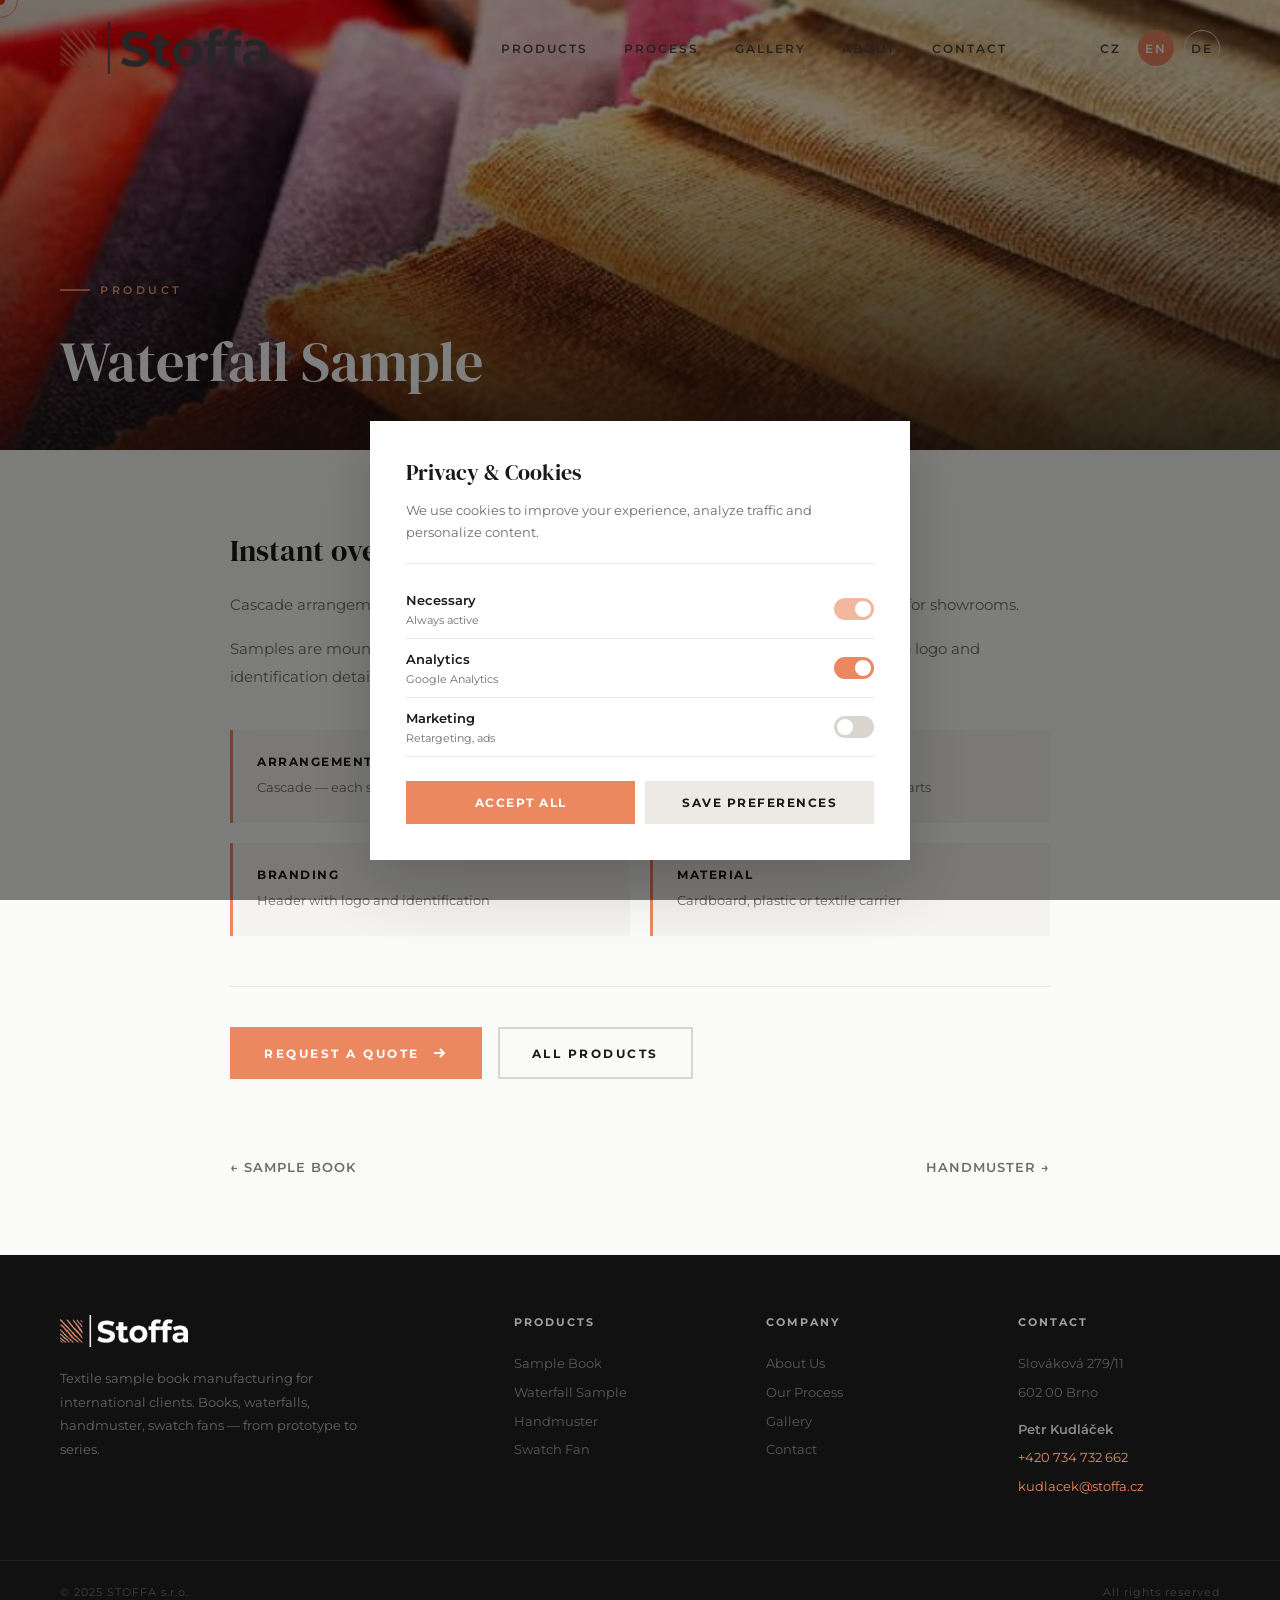
<file: vodopad-en.html>
<!DOCTYPE html><html lang="en"><head><meta charset="UTF-8"><meta name="viewport" content="width=device-width,initial-scale=1"><title>Waterfall Sample — STOFFA s.r.o.</title><link rel="preconnect" href="https://fonts.googleapis.com"><link href="https://fonts.googleapis.com/css2?family=DM+Serif+Display:ital@0;1&family=Montserrat:wght@300;400;500;600;700&display=swap" rel="stylesheet"><style>*{margin:0;padding:0;box-sizing:border-box}
:root{--o:#EB8860;--od:#D4702A;--ol:#F2A074;--dk:#1A1917;--tx:#4A4743;--txl:#706C67;--bg:#FAFAF8;--cr:#F5F3EF;--gy:#EDEAE5;--gy2:#D9D5CE;--hd:'DM Serif Display',Georgia,serif;--bd:'Montserrat',Helvetica,sans-serif}
html{scroll-behavior:smooth;overflow-x:hidden}body{font-family:var(--bd);color:var(--tx);background:var(--bg);cursor:none;overflow-x:hidden;font-weight:400}a{color:inherit;text-decoration:none}img{max-width:100%;display:block}
.cur{position:fixed;width:10px;height:10px;border-radius:50%;background:var(--o);pointer-events:none;z-index:10000;transition:transform .2s cubic-bezier(.16,1,.3,1),opacity .2s;mix-blend-mode:difference;transform:translate(-50%,-50%)}.cur-r{position:fixed;width:36px;height:36px;border-radius:50%;border:1.5px solid var(--o);pointer-events:none;z-index:9999;transition:transform .35s cubic-bezier(.16,1,.3,1),opacity .2s,width .3s,height .3s;mix-blend-mode:difference;transform:translate(-50%,-50%);opacity:.5}.cur.h{transform:translate(-50%,-50%) scale(0)}.cur-r.h{width:60px;height:60px;opacity:.3}@media(max-width:900px){.cur,.cur-r{display:none}body{cursor:auto}}
nav{position:fixed;top:0;left:0;right:0;z-index:100;padding:22px 60px;display:flex;align-items:center;justify-content:space-between;transition:all .5s cubic-bezier(.16,1,.3,1)}nav.sc{background:rgba(250,250,248,.96);backdrop-filter:blur(16px);box-shadow:0 1px 30px rgba(0,0,0,.06);padding:14px 60px}.nl img{height:52px;transition:height .3s}nav.sc .nl img{height:42px}.nk{display:flex;gap:36px;align-items:center}.nk a{font-size:12px;font-weight:600;letter-spacing:2px;text-transform:uppercase;position:relative;padding:4px 0;color:var(--tx)}.nk a::after{content:'';position:absolute;bottom:-2px;left:0;width:0;height:1.5px;background:var(--o);transition:width .4s cubic-bezier(.16,1,.3,1)}.nk a:hover::after{width:100%}.nk a:hover{color:var(--dk)}.ls{display:flex;gap:10px;margin-left:24px;border-left:1px solid var(--gy2);padding-left:24px}.lb{font-size:11px;font-weight:700;letter-spacing:.5px;width:36px;height:36px;display:inline-flex;align-items:center;justify-content:center;border:1.5px solid var(--gy2);border-radius:50%;cursor:pointer;transition:all .3s;background:transparent;font-family:var(--bd);color:var(--tx);text-decoration:none}.lb.act{background:var(--o);color:#fff;border-color:var(--o)}.hb{display:none;flex-direction:column;gap:5px;cursor:pointer;z-index:101}.hb span{width:26px;height:2px;background:var(--dk);transition:all .3s}.mm{display:none;position:fixed;inset:0;background:var(--bg);z-index:99;flex-direction:column;align-items:center;justify-content:center;gap:28px}.mm.op{display:flex}.mm a{font-size:20px;font-family:var(--hd);font-weight:400}@media(max-width:900px){nav{padding:16px 20px}nav.sc{padding:12px 20px}.nk{display:none}.hb{display:flex}}
.rv{opacity:0;transform:translateY(36px);transition:all .9s cubic-bezier(.16,1,.3,1)}.rv.vis{opacity:1;transform:translateY(0)}.d1{transition-delay:.1s}.d2{transition-delay:.2s}.d3{transition-delay:.3s}.d4{transition-delay:.4s}.d5{transition-delay:.5s}
section{padding:120px 60px}@media(max-width:768px){section{padding:80px 20px}}.st{display:inline-flex;align-items:center;gap:10px;font-size:11px;letter-spacing:3.5px;text-transform:uppercase;font-weight:600;color:var(--o);margin-bottom:16px}.st::before{content:'';width:30px;height:1.5px;background:var(--o)}.sh{font-family:var(--hd);font-size:clamp(30px,3.8vw,52px);font-weight:400;color:var(--dk);margin-bottom:20px;line-height:1.15}.sd{font-size:15px;line-height:1.85;max-width:580px;margin-bottom:60px;color:var(--txl)}
.bp{display:inline-flex;align-items:center;gap:10px;background:var(--o);color:#fff;padding:15px 32px;font-size:12px;font-weight:700;letter-spacing:2.5px;text-transform:uppercase;transition:all .4s cubic-bezier(.16,1,.3,1);border:2px solid var(--o);font-family:var(--bd);cursor:pointer}.bp:hover{background:var(--dk);border-color:var(--dk);transform:translateY(-2px)}.bp svg{transition:transform .3s}.bp:hover svg{transform:translateX(4px)}.bo{display:inline-flex;align-items:center;gap:10px;background:transparent;color:var(--dk);padding:15px 32px;font-size:12px;font-weight:700;letter-spacing:2.5px;text-transform:uppercase;transition:all .4s;border:2px solid var(--gy2);font-family:var(--bd);cursor:pointer}.bo:hover{border-color:var(--o);color:var(--o)}
.hero{display:grid;grid-template-columns:1fr 1fr;position:relative;overflow:hidden}.hl{display:flex;flex-direction:column;justify-content:center;padding:100px 60px 40px}.htag{display:inline-flex;align-items:center;gap:10px;font-size:11px;letter-spacing:3.5px;text-transform:uppercase;font-weight:600;color:var(--o);margin-bottom:24px}.htag::before{content:'';width:40px;height:1.5px;background:var(--o)}.hero h1{font-family:var(--hd);font-size:clamp(36px,4.2vw,60px);font-weight:400;line-height:1.12;color:var(--dk);margin-bottom:20px}.hero h1 em{font-style:italic;color:var(--o)}.hdesc{font-size:15px;line-height:1.8;color:var(--txl);max-width:480px;margin-bottom:28px}.hcta{display:flex;gap:14px;flex-wrap:wrap}.hr{position:relative;overflow:hidden}.hr img{width:100%;height:100%;object-fit:cover;animation:hz 25s ease-in-out infinite alternate}.hr::after{content:'';position:absolute;inset:0;background:linear-gradient(to right,var(--bg) 0%,transparent 12%)}@keyframes hz{0%{transform:scale(1.04)}100%{transform:scale(1)}}
.hcar{width:100%;height:320px;margin-top:40px;position:relative;overflow:hidden;border:1px solid var(--gy);background:#fff;box-shadow:0 8px 36px rgba(0,0,0,.08)}.hcar-track{display:flex;flex-direction:column;animation:hslide 15s ease-in-out infinite}.hcar-item{min-height:320px;display:flex;align-items:center;gap:28px;padding:24px}.hcar-item img{width:180px;height:272px;object-fit:cover;border-radius:6px;flex-shrink:0}.hcar-info{display:flex;flex-direction:column;gap:10px;flex:1}.hcar-info span{font-size:20px;font-weight:700;letter-spacing:1.5px;text-transform:uppercase;color:var(--dk)}.hcar-info small{font-size:14px;color:var(--txl);line-height:1.7}.hcar-dots{position:absolute;bottom:10px;right:14px;display:flex;gap:5px}.hcar-dots i{width:8px;height:8px;border-radius:50%;background:var(--gy2);transition:all .3s}.hcar-dots i.ac{background:var(--o);width:24px;border-radius:4px}@keyframes hslide{0%,16%{transform:translateY(0)}20%,36%{transform:translateY(-320px)}40%,56%{transform:translateY(-640px)}60%,76%{transform:translateY(-960px)}80%,96%{transform:translateY(-1280px)}100%{transform:translateY(0)}}
@media(max-width:900px){.hero{grid-template-columns:1fr}.hl{padding:90px 24px 30px}.hr{height:300px}.hr::after{background:linear-gradient(to top,var(--bg) 0%,transparent 20%)}.hcar{height:260px}.hcar-item{min-height:260px;padding:16px}.hcar-item img{width:120px;height:220px}}
.mq{overflow:hidden;background:var(--o);padding:14px 0;white-space:nowrap}.mqt{display:flex;animation:m 35s linear infinite}.mqt span{font-family:var(--hd);font-size:16px;font-weight:400;color:#fff;padding:0 32px;flex-shrink:0}.mqt .dt{font-size:8px;opacity:.5}@keyframes m{0%{transform:translateX(0)}100%{transform:translateX(-50%)}}
.products{background:var(--cr)}.pg{display:grid;grid-template-columns:repeat(auto-fill,minmax(280px,1fr));gap:28px}.pc{background:#fff;overflow:hidden;position:relative;transition:transform .5s cubic-bezier(.16,1,.3,1),box-shadow .5s;cursor:pointer;color:inherit}.pc:hover{transform:translateY(-6px);box-shadow:0 24px 60px rgba(0,0,0,.08)}.pci{height:340px;overflow:hidden;position:relative}.pci img{width:100%;height:100%;object-fit:cover;transition:transform .7s cubic-bezier(.16,1,.3,1)}.pc:hover .pci img{transform:scale(1.06)}.pci .pcb{position:absolute;top:20px;left:20px;background:var(--o);color:#fff;font-size:10px;font-weight:700;letter-spacing:2px;text-transform:uppercase;padding:8px 16px;z-index:2}.pcbd{padding:32px 28px}.pcbd h3{font-family:var(--hd);font-size:24px;font-weight:400;color:var(--dk);margin-bottom:14px}.pcbd p{font-size:14px;line-height:1.75;color:var(--txl)}.pctg{display:flex;flex-wrap:wrap;gap:6px;margin-top:18px}.pctg span{font-size:10px;font-weight:600;letter-spacing:1px;text-transform:uppercase;padding:5px 12px;border:1px solid var(--gy);color:var(--txl);border-radius:20px}
.fg2{display:grid;grid-template-columns:repeat(3,1fr);gap:40px 50px}@media(max-width:900px){.fg2{grid-template-columns:1fr 1fr}}@media(max-width:560px){.fg2{grid-template-columns:1fr}}.ft2{position:relative;padding-left:48px}.ft2::before{content:'';position:absolute;left:0;top:6px;width:24px;height:2px;background:var(--o)}.ft2::after{content:'';position:absolute;left:0;top:16px;width:14px;height:2px;background:var(--o);opacity:.4}.ft2 h4{font-family:var(--hd);font-size:20px;font-weight:400;color:var(--dk);margin-bottom:10px}.ft2 p{font-size:13px;line-height:1.75;color:var(--txl)}
.process{background:var(--cr)}.prg{display:grid;grid-template-columns:repeat(4,1fr);gap:40px}@media(max-width:900px){.prg{grid-template-columns:1fr 1fr}}@media(max-width:560px){.prg{grid-template-columns:1fr}}.ps{padding:36px 28px;background:#fff;border-top:3px solid var(--o);transition:transform .3s,box-shadow .3s}.ps:hover{transform:translateY(-4px);box-shadow:0 16px 40px rgba(0,0,0,.06)}.psn{font-family:var(--hd);font-size:48px;font-weight:400;color:var(--o);opacity:.2;margin-bottom:16px}.ps h3{font-family:var(--hd);font-size:20px;font-weight:400;color:var(--dk);margin-bottom:12px}.ps p{font-size:13px;line-height:1.75;color:var(--txl)}
.gallery{background:var(--dk);color:#fff}.gallery .st{color:var(--ol)}.gallery .sh{color:#fff}.gallery .sd{color:rgba(255,255,255,.5)}.gg{display:grid;grid-template-columns:repeat(12,1fr);grid-auto-rows:200px;gap:12px}.gi{overflow:hidden;position:relative}.gi img{width:100%;height:100%;object-fit:cover;transition:transform .7s cubic-bezier(.16,1,.3,1)}.gi:hover img{transform:scale(1.05)}.g1{grid-column:span 5;grid-row:span 2}.g2{grid-column:span 4}.g3{grid-column:span 3}.g4{grid-column:span 3}.g5{grid-column:span 4}@media(max-width:768px){.gg{grid-template-columns:1fr 1fr;grid-auto-rows:180px}.g1,.g2,.g3,.g4,.g5{grid-column:span 1;grid-row:span 1}.g1{grid-column:span 2}}
.contact{background:var(--dk);color:#fff;position:relative;overflow:hidden}.contact .st{color:var(--ol)}.contact .sh{color:#fff}.contact .sd{color:rgba(255,255,255,.5)}.cg{display:grid;grid-template-columns:1fr 1.2fr;gap:80px;position:relative;z-index:2}.ci h3{font-family:var(--hd);font-size:28px;font-weight:400;color:#fff;margin-bottom:24px}.ci p{margin-bottom:14px;line-height:1.75;font-size:14px;color:rgba(255,255,255,.5)}.ci a{color:var(--o);font-weight:600;border-bottom:1px solid var(--o)}.cd{margin-top:36px;padding-top:36px;border-top:1px solid rgba(255,255,255,.08)}.cd h4{font-size:12px;font-weight:700;letter-spacing:2px;text-transform:uppercase;color:rgba(255,255,255,.7);margin-bottom:16px}.cf{background:rgba(255,255,255,.04);border:1px solid rgba(255,255,255,.08);padding:40px}.cf .fg{margin-bottom:20px}.cf .fg label{display:block;font-size:11px;letter-spacing:2px;text-transform:uppercase;font-weight:700;margin-bottom:8px;color:rgba(255,255,255,.6)}.cf .fg input,.cf .fg textarea{width:100%;padding:14px 18px;border:1px solid rgba(255,255,255,.12);background:rgba(255,255,255,.04);font-size:14px;font-family:var(--bd);transition:border .3s;outline:none;color:#fff}.cf .fg input:focus,.cf .fg textarea:focus{border-color:var(--o)}.cf .fg textarea{height:120px;resize:vertical}.cf .fr{display:grid;grid-template-columns:1fr 1fr;gap:20px}.cf .sub{width:100%;background:var(--o);color:#fff;border:none;padding:18px;font-size:13px;font-weight:700;letter-spacing:2.5px;text-transform:uppercase;cursor:pointer;font-family:var(--bd);transition:all .3s;display:flex;align-items:center;justify-content:center;gap:10px;margin-top:8px}.cf .sub:hover{background:#fff;color:var(--dk)}@media(max-width:768px){.cg{grid-template-columns:1fr}.cf .fr{grid-template-columns:1fr}.cf{padding:28px}}
@media(max-width:900px){#about>div{grid-template-columns:1fr !important}#about>div>div:first-child{min-height:350px !important}}
footer{background:#111;padding:0}.ft-main{display:grid;grid-template-columns:2fr 1fr 1fr 1fr;gap:50px;padding:60px;border-bottom:1px solid rgba(255,255,255,.06)}.ft-brand{display:flex;flex-direction:column;gap:20px;align-items:flex-start}.ft-brand img{height:32px;width:auto;object-fit:contain;background:none!important}.ft-brand p{font-size:13px;line-height:1.8;color:rgba(255,255,255,.35);max-width:300px}.ft-col h5{font-size:11px;font-weight:700;letter-spacing:2px;text-transform:uppercase;color:rgba(255,255,255,.6);margin-bottom:20px}.ft-col a,.ft-col p{display:block;font-size:13px;line-height:2.2;color:rgba(255,255,255,.3);transition:color .2s}.ft-col a:hover{color:var(--o)}.ft-bot{display:flex;justify-content:space-between;align-items:center;padding:24px 60px;font-size:11px;color:rgba(255,255,255,.2);letter-spacing:1px}@media(max-width:768px){.ft-main{grid-template-columns:1fr 1fr;gap:30px;padding:40px 24px}.ft-bot{flex-direction:column;gap:12px;text-align:center;padding:20px 24px}}
.stt{position:fixed;bottom:32px;right:32px;width:44px;height:44px;background:var(--o);color:#fff;border:none;border-radius:50%;cursor:pointer;display:flex;align-items:center;justify-content:center;z-index:90;opacity:0;transform:translateY(20px);transition:all .3s;font-size:18px}.stt.sh{opacity:1;transform:translateY(0)}.stt:hover{background:var(--dk)}
.ck-overlay{position:fixed;inset:0;background:rgba(0,0,0,.5);z-index:300;display:none;align-items:flex-end;justify-content:center}.ck-overlay.show{display:flex}
.ck-box{background:#fff;max-width:540px;width:100%;margin:0 0 40px;padding:36px;box-shadow:0 20px 60px rgba(0,0,0,.2);position:relative}
.ck-box h3{font-family:var(--hd);font-size:22px;font-weight:400;color:var(--dk);margin-bottom:12px}
.ck-box p{font-size:13px;line-height:1.7;color:var(--txl);margin-bottom:20px}
.ck-box a{color:var(--o);text-decoration:underline}
.ck-toggles{border-top:1px solid var(--gy);padding-top:16px;margin-bottom:24px}
.ck-row{display:flex;align-items:center;justify-content:space-between;padding:10px 0;border-bottom:1px solid var(--gy)}
.ck-row span{font-size:13px;font-weight:600;color:var(--dk)}
.ck-row small{font-size:11px;color:var(--txl)}
.ck-row label{position:relative;width:40px;height:22px;cursor:pointer}
.ck-row input{opacity:0;width:0;height:0}
.ck-slider{position:absolute;inset:0;background:var(--gy2);border-radius:22px;transition:.3s}
.ck-slider::before{content:'';position:absolute;width:16px;height:16px;left:3px;bottom:3px;background:#fff;border-radius:50%;transition:.3s}
.ck-row input:checked+.ck-slider{background:var(--o)}
.ck-row input:checked+.ck-slider::before{transform:translateX(18px)}
.ck-row input:disabled+.ck-slider{opacity:.6;cursor:not-allowed}
.ck-btns{display:flex;gap:10px}
.ck-btns button{flex:1;padding:14px;font-size:12px;font-weight:700;letter-spacing:1.5px;text-transform:uppercase;cursor:pointer;font-family:var(--bd);border:none;transition:all .3s}
.ck-accept{background:var(--o);color:#fff}.ck-accept:hover{background:var(--dk)}
.ck-save{background:var(--gy);color:var(--dk)}.ck-save:hover{background:var(--gy2)}
@media(max-width:768px){.ck-box{margin:0;max-width:100%}.ck-btns{flex-direction:column}}
.pp-hero{height:50vh;min-height:360px;position:relative;overflow:hidden}.pp-hero img{width:100%;height:100%;object-fit:cover}.pp-hero::after{content:'';position:absolute;inset:0;background:linear-gradient(transparent 30%,rgba(26,25,23,.75))}.pp-hero-text{position:absolute;bottom:50px;left:60px;color:#fff;z-index:2}.pp-hero-text .st{color:var(--ol)}.pp-hero-text h1{font-family:var(--hd);font-size:clamp(36px,5vw,56px);font-weight:400;margin-top:10px}
.pp-body{max-width:900px;margin:0 auto;padding:80px 40px}.pp-body h2{font-family:var(--hd);font-size:30px;font-weight:400;color:var(--dk);margin-bottom:20px;margin-top:50px}.pp-body h2:first-child{margin-top:0}.pp-body p{font-size:15px;line-height:1.85;color:var(--txl);margin-bottom:16px}.pp-body p strong{color:var(--dk);font-weight:600}
.pp-specs{display:grid;grid-template-columns:1fr 1fr;gap:20px;margin:40px 0}.pp-spec{padding:24px;background:var(--cr);border-left:3px solid var(--o)}.pp-spec h4{font-size:12px;font-weight:700;letter-spacing:1.5px;text-transform:uppercase;color:var(--dk);margin-bottom:6px}.pp-spec p{font-size:13px;color:var(--txl);margin:0}
.pp-cta{display:flex;gap:16px;margin-top:50px;padding-top:40px;border-top:1px solid var(--gy)}.pp-nav{display:flex;justify-content:space-between;max-width:900px;margin:0 auto;padding:0 40px 80px}.pp-nav a{font-size:13px;font-weight:600;letter-spacing:1px;text-transform:uppercase;color:var(--txl);transition:color .3s}.pp-nav a:hover{color:var(--o)}
@media(max-width:768px){.pp-hero-text{left:24px;bottom:30px}.pp-body{padding:50px 24px}.pp-specs{grid-template-columns:1fr}.pp-cta{flex-direction:column}.pp-nav{padding:0 24px 60px}}
.proc-video{margin-top:60px;position:relative;overflow:hidden;border-radius:0}
.proc-video video{width:100%;display:block}
.proc-video-overlay{position:absolute;inset:0;background:linear-gradient(transparent 60%,rgba(26,25,23,.6));pointer-events:none}
</style></head><body><div class="cur" id="c"></div><div class="cur-r" id="cr"></div>
<nav id="nav"><a href="index-en.html" class="nl"><img src="img/logo.png" alt="Stoffa"></a><div class="nk"><a href="index-en.html#products">Products</a><a href="index-en.html#process">Process</a><a href="index-en.html#gallery">Gallery</a><a href="index-en.html#about">About</a><a href="index-en.html#contact">Contact</a><div class="ls"><a href="index.html" class="lb">CZ</a><a href="index-en.html" class="lb act">EN</a><a href="index-de.html" class="lb">DE</a></div></div><div class="hb" onclick="toggleMenu()"><span></span><span></span><span></span></div></nav>
<div class="mm" id="mm"><a href="index-en.html#products" onclick="toggleMenu()">Products</a><a href="index-en.html#process" onclick="toggleMenu()">Process</a><a href="index-en.html#gallery" onclick="toggleMenu()">Gallery</a><a href="index-en.html#about" onclick="toggleMenu()">About</a><a href="index-en.html#contact" onclick="toggleMenu()">Contact</a></div><div class="pp-hero"><img src="img/product-vodopad.jpg" alt="Waterfall Sample"><div class="pp-hero-text"><div class="st">Product</div><h1>Waterfall Sample</h1></div></div>
<div class="pp-body"><h2>Instant overview of the entire collection</h2><p>Cascade arrangement allows <strong>quick visual overview</strong> of all colors and textures at once. Ideal for showrooms.</p><p>Samples are mounted on a carrier frame in <strong>cascade order</strong>. The header includes branding — logo and identification details.</p><div class="pp-specs"><div class="pp-spec"><h4>Arrangement</h4><p>Cascade — each sample partially visible</p></div><div class="pp-spec"><h4>Usage</h4><p>Showrooms, presentations, color charts</p></div><div class="pp-spec"><h4>Branding</h4><p>Header with logo and identification</p></div><div class="pp-spec"><h4>Material</h4><p>Cardboard, plastic or textile carrier</p></div></div><div class="pp-cta"><a href="index-en.html#contact" class="bp">Request a Quote <svg width="18" height="18" fill="none" stroke="currentColor" stroke-width="2"><path d="M4 9h10M10 5l4 4-4 4"/></svg></a><a href="index-en.html#products" class="bo">All Products</a></div></div>
<div class="pp-nav"><a href="kniha-en.html">← Sample Book</a><a href="handmuster-en.html">Handmuster →</a></div><button class="stt" id="stt" onclick="scrollTo({top:0,behavior:'smooth'})">↑</button><footer><div class="ft-main"><div class="ft-brand"><img src="img/logo-light.png" alt="Stoffa"><p>Textile sample book manufacturing for international clients. Books, waterfalls, handmuster, swatch fans — from prototype to series.</p></div><div class="ft-col"><h5>Products</h5><a href="kniha-en.html">Sample Book</a><a href="vodopad-en.html">Waterfall Sample</a><a href="handmuster-en.html">Handmuster</a><a href="vejir-en.html">Swatch Fan</a></div><div class="ft-col"><h5>Company</h5><a href="index-en.html#about">About Us</a><a href="index-en.html#process">Our Process</a><a href="index-en.html#gallery">Gallery</a><a href="index-en.html#contact">Contact</a></div><div class="ft-col"><h5>Contact</h5><p>Slováková 279/11<br>602 00 Brno</p><p style="color:rgba(255,255,255,.5);font-weight:600;margin-top:8px">Petr Kudláček</p><a href="tel:+420734732662" style="color:var(--o)">+420 734 732 662</a><a href="mailto:kudlacek@stoffa.cz" style="color:var(--o)">kudlacek@stoffa.cz</a></div></div><div class="ft-bot"><span>© 2025 STOFFA s.r.o.</span><span>All rights reserved</span></div></footer><div class="ck-overlay" id="ck"><div class="ck-box">
<h3>Privacy & Cookies</h3>
<p>We use cookies to improve your experience, analyze traffic and personalize content.</p>
<div class="ck-toggles">
<div class="ck-row"><div><span>Necessary</span><br><small>Always active</small></div><label><input type="checkbox" checked disabled><span class="ck-slider"></span></label></div>
<div class="ck-row"><div><span>Analytics</span><br><small>Google Analytics</small></div><label><input type="checkbox" id="ck-an" checked><span class="ck-slider"></span></label></div>
<div class="ck-row"><div><span>Marketing</span><br><small>Retargeting, ads</small></div><label><input type="checkbox" id="ck-mk"><span class="ck-slider"></span></label></div>
</div>
<div class="ck-btns"><button class="ck-accept" onclick="acceptAll()">Accept All</button><button class="ck-save" onclick="saveCk()">Save Preferences</button></div>
</div></div><script>
const c=document.getElementById('c'),cr=document.getElementById('cr');document.addEventListener('mousemove',e=>{c.style.left=cr.style.left=e.clientX+'px';c.style.top=cr.style.top=e.clientY+'px'});document.querySelectorAll('a,button,.pc,.gi,input,textarea').forEach(el=>{el.addEventListener('mouseenter',()=>{c.classList.add('h');cr.classList.add('h')});el.addEventListener('mouseleave',()=>{c.classList.remove('h');cr.classList.remove('h')})});
window.addEventListener('scroll',()=>{document.getElementById('nav').classList.toggle('sc',scrollY>60);const s=document.getElementById('stt');if(s)s.classList.toggle('sh',scrollY>600)});
function toggleMenu(){document.getElementById('mm').classList.toggle('op')}
const obs=new IntersectionObserver(e=>{e.forEach(i=>{if(i.isIntersecting)i.target.classList.add('vis')})},{threshold:.12});document.querySelectorAll('.rv').forEach(el=>obs.observe(el));
// GDPR Cookies
const ckEl=document.getElementById('ck');
if(ckEl&&!localStorage.getItem('ck_consent')){setTimeout(()=>ckEl.classList.add('show'),1200)}
function acceptAll(){const an=document.getElementById('ck-an');const mk=document.getElementById('ck-mk');if(an)an.checked=true;if(mk)mk.checked=true;saveCk()}
function saveCk(){const an=document.getElementById('ck-an');const mk=document.getElementById('ck-mk');const consent={necessary:true,analytics:an?an.checked:false,marketing:mk?mk.checked:false,timestamp:new Date().toISOString()};localStorage.setItem('ck_consent',JSON.stringify(consent));document.getElementById('ck').classList.remove('show')}
</script></body></html>
</file>
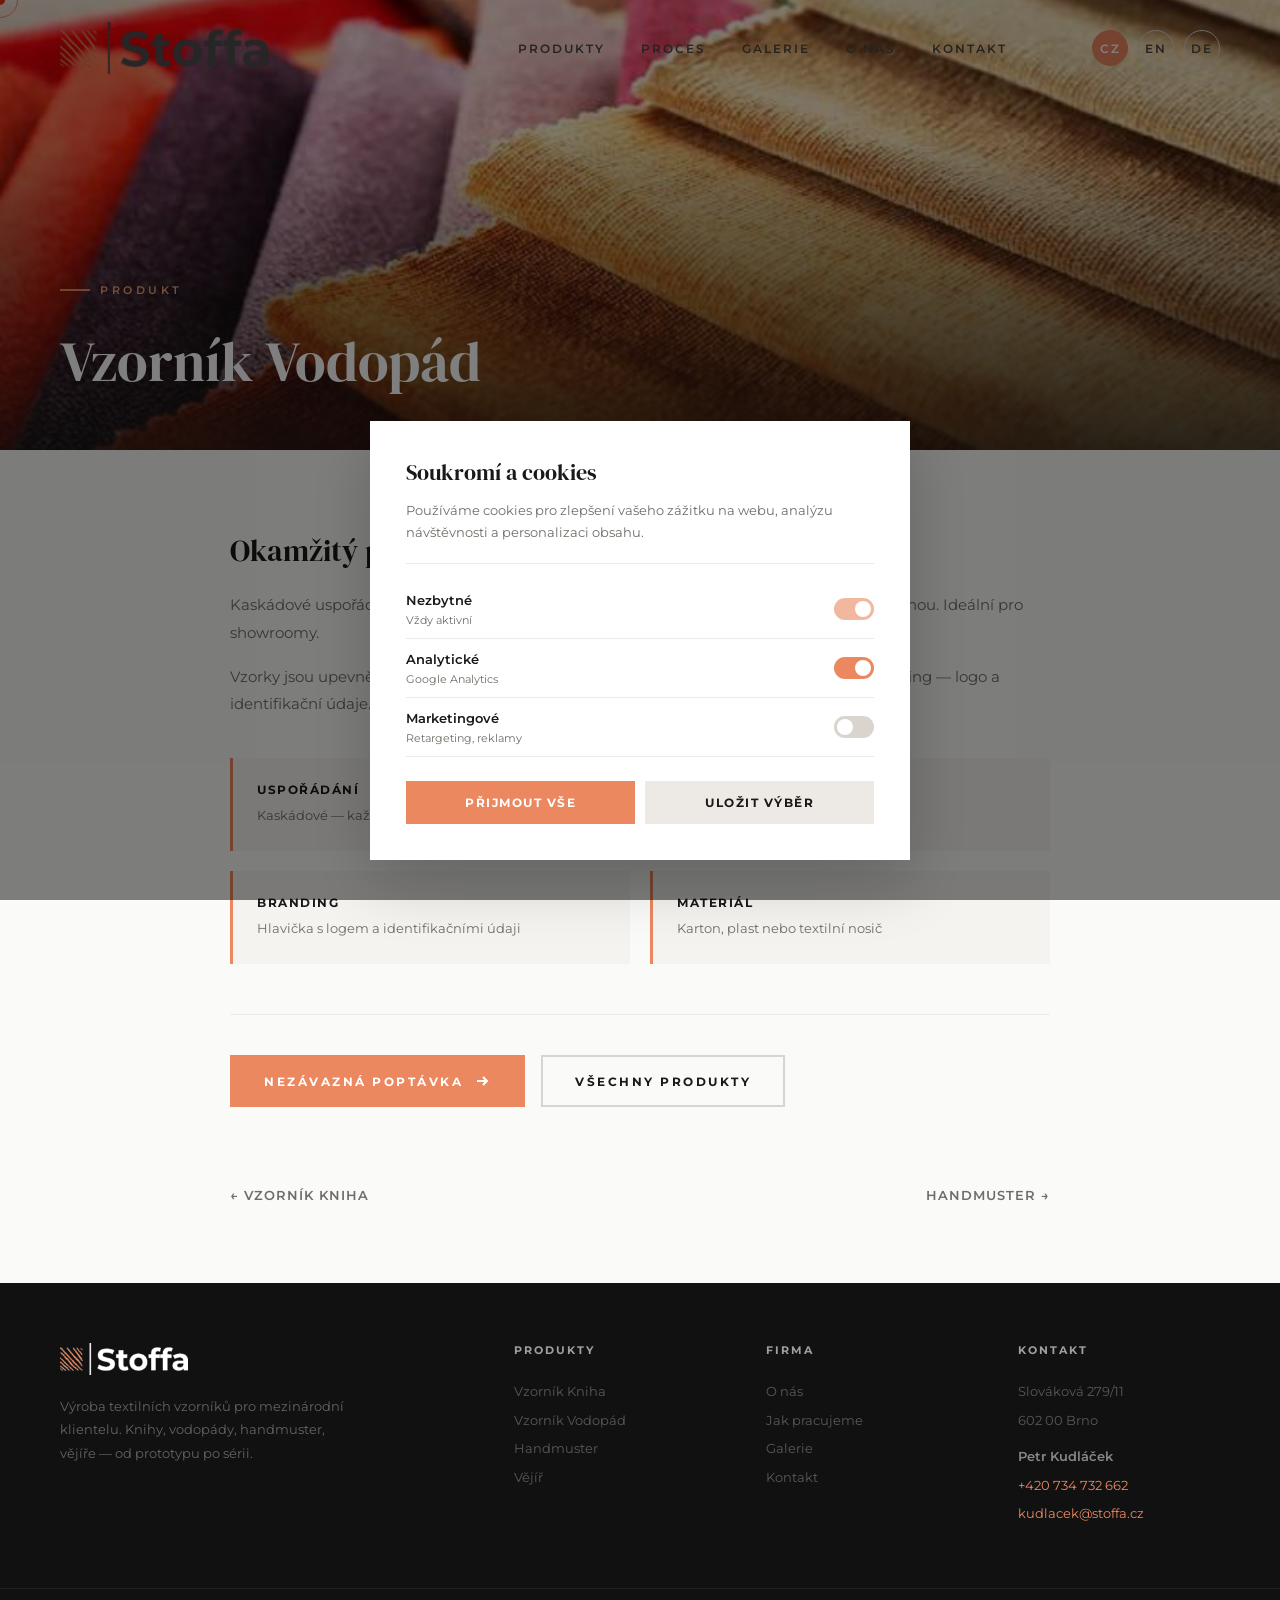
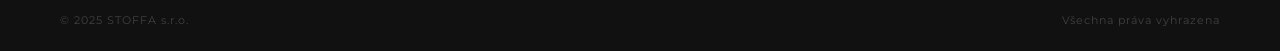
<file: vodopad.html>
<!DOCTYPE html><html lang="cs"><head><meta charset="UTF-8"><meta name="viewport" content="width=device-width,initial-scale=1"><title>Vzorník Vodopád — STOFFA s.r.o.</title><link rel="preconnect" href="https://fonts.googleapis.com"><link href="https://fonts.googleapis.com/css2?family=DM+Serif+Display:ital@0;1&family=Montserrat:wght@300;400;500;600;700&display=swap" rel="stylesheet"><style>*{margin:0;padding:0;box-sizing:border-box}
:root{--o:#EB8860;--od:#D4702A;--ol:#F2A074;--dk:#1A1917;--tx:#4A4743;--txl:#706C67;--bg:#FAFAF8;--cr:#F5F3EF;--gy:#EDEAE5;--gy2:#D9D5CE;--hd:'DM Serif Display',Georgia,serif;--bd:'Montserrat',Helvetica,sans-serif}
html{scroll-behavior:smooth;overflow-x:hidden}body{font-family:var(--bd);color:var(--tx);background:var(--bg);cursor:none;overflow-x:hidden;font-weight:400}a{color:inherit;text-decoration:none}img{max-width:100%;display:block}
.cur{position:fixed;width:10px;height:10px;border-radius:50%;background:var(--o);pointer-events:none;z-index:10000;transition:transform .2s cubic-bezier(.16,1,.3,1),opacity .2s;mix-blend-mode:difference;transform:translate(-50%,-50%)}.cur-r{position:fixed;width:36px;height:36px;border-radius:50%;border:1.5px solid var(--o);pointer-events:none;z-index:9999;transition:transform .35s cubic-bezier(.16,1,.3,1),opacity .2s,width .3s,height .3s;mix-blend-mode:difference;transform:translate(-50%,-50%);opacity:.5}.cur.h{transform:translate(-50%,-50%) scale(0)}.cur-r.h{width:60px;height:60px;opacity:.3}@media(max-width:900px){.cur,.cur-r{display:none}body{cursor:auto}}
nav{position:fixed;top:0;left:0;right:0;z-index:100;padding:22px 60px;display:flex;align-items:center;justify-content:space-between;transition:all .5s cubic-bezier(.16,1,.3,1)}nav.sc{background:rgba(250,250,248,.96);backdrop-filter:blur(16px);box-shadow:0 1px 30px rgba(0,0,0,.06);padding:14px 60px}.nl img{height:52px;transition:height .3s}nav.sc .nl img{height:42px}.nk{display:flex;gap:36px;align-items:center}.nk a{font-size:12px;font-weight:600;letter-spacing:2px;text-transform:uppercase;position:relative;padding:4px 0;color:var(--tx)}.nk a::after{content:'';position:absolute;bottom:-2px;left:0;width:0;height:1.5px;background:var(--o);transition:width .4s cubic-bezier(.16,1,.3,1)}.nk a:hover::after{width:100%}.nk a:hover{color:var(--dk)}.ls{display:flex;gap:10px;margin-left:24px;border-left:1px solid var(--gy2);padding-left:24px}.lb{font-size:11px;font-weight:700;letter-spacing:.5px;width:36px;height:36px;display:inline-flex;align-items:center;justify-content:center;border:1.5px solid var(--gy2);border-radius:50%;cursor:pointer;transition:all .3s;background:transparent;font-family:var(--bd);color:var(--tx);text-decoration:none}.lb.act{background:var(--o);color:#fff;border-color:var(--o)}.hb{display:none;flex-direction:column;gap:5px;cursor:pointer;z-index:101}.hb span{width:26px;height:2px;background:var(--dk);transition:all .3s}.mm{display:none;position:fixed;inset:0;background:var(--bg);z-index:99;flex-direction:column;align-items:center;justify-content:center;gap:28px}.mm.op{display:flex}.mm a{font-size:20px;font-family:var(--hd);font-weight:400}@media(max-width:900px){nav{padding:16px 20px}nav.sc{padding:12px 20px}.nk{display:none}.hb{display:flex}}
.rv{opacity:0;transform:translateY(36px);transition:all .9s cubic-bezier(.16,1,.3,1)}.rv.vis{opacity:1;transform:translateY(0)}.d1{transition-delay:.1s}.d2{transition-delay:.2s}.d3{transition-delay:.3s}.d4{transition-delay:.4s}.d5{transition-delay:.5s}
section{padding:120px 60px}@media(max-width:768px){section{padding:80px 20px}}.st{display:inline-flex;align-items:center;gap:10px;font-size:11px;letter-spacing:3.5px;text-transform:uppercase;font-weight:600;color:var(--o);margin-bottom:16px}.st::before{content:'';width:30px;height:1.5px;background:var(--o)}.sh{font-family:var(--hd);font-size:clamp(30px,3.8vw,52px);font-weight:400;color:var(--dk);margin-bottom:20px;line-height:1.15}.sd{font-size:15px;line-height:1.85;max-width:580px;margin-bottom:60px;color:var(--txl)}
.bp{display:inline-flex;align-items:center;gap:10px;background:var(--o);color:#fff;padding:15px 32px;font-size:12px;font-weight:700;letter-spacing:2.5px;text-transform:uppercase;transition:all .4s cubic-bezier(.16,1,.3,1);border:2px solid var(--o);font-family:var(--bd);cursor:pointer}.bp:hover{background:var(--dk);border-color:var(--dk);transform:translateY(-2px)}.bp svg{transition:transform .3s}.bp:hover svg{transform:translateX(4px)}.bo{display:inline-flex;align-items:center;gap:10px;background:transparent;color:var(--dk);padding:15px 32px;font-size:12px;font-weight:700;letter-spacing:2.5px;text-transform:uppercase;transition:all .4s;border:2px solid var(--gy2);font-family:var(--bd);cursor:pointer}.bo:hover{border-color:var(--o);color:var(--o)}
.hero{display:grid;grid-template-columns:1fr 1fr;position:relative;overflow:hidden}.hl{display:flex;flex-direction:column;justify-content:center;padding:100px 60px 40px}.htag{display:inline-flex;align-items:center;gap:10px;font-size:11px;letter-spacing:3.5px;text-transform:uppercase;font-weight:600;color:var(--o);margin-bottom:24px}.htag::before{content:'';width:40px;height:1.5px;background:var(--o)}.hero h1{font-family:var(--hd);font-size:clamp(36px,4.2vw,60px);font-weight:400;line-height:1.12;color:var(--dk);margin-bottom:20px}.hero h1 em{font-style:italic;color:var(--o)}.hdesc{font-size:15px;line-height:1.8;color:var(--txl);max-width:480px;margin-bottom:28px}.hcta{display:flex;gap:14px;flex-wrap:wrap}.hr{position:relative;overflow:hidden}.hr img{width:100%;height:100%;object-fit:cover;animation:hz 25s ease-in-out infinite alternate}.hr::after{content:'';position:absolute;inset:0;background:linear-gradient(to right,var(--bg) 0%,transparent 12%)}@keyframes hz{0%{transform:scale(1.04)}100%{transform:scale(1)}}
.hcar{width:100%;height:320px;margin-top:40px;position:relative;overflow:hidden;border:1px solid var(--gy);background:#fff;box-shadow:0 8px 36px rgba(0,0,0,.08)}.hcar-track{display:flex;flex-direction:column;animation:hslide 15s ease-in-out infinite}.hcar-item{min-height:320px;display:flex;align-items:center;gap:28px;padding:24px}.hcar-item img{width:180px;height:272px;object-fit:cover;border-radius:6px;flex-shrink:0}.hcar-info{display:flex;flex-direction:column;gap:10px;flex:1}.hcar-info span{font-size:20px;font-weight:700;letter-spacing:1.5px;text-transform:uppercase;color:var(--dk)}.hcar-info small{font-size:14px;color:var(--txl);line-height:1.7}.hcar-dots{position:absolute;bottom:10px;right:14px;display:flex;gap:5px}.hcar-dots i{width:8px;height:8px;border-radius:50%;background:var(--gy2);transition:all .3s}.hcar-dots i.ac{background:var(--o);width:24px;border-radius:4px}@keyframes hslide{0%,16%{transform:translateY(0)}20%,36%{transform:translateY(-320px)}40%,56%{transform:translateY(-640px)}60%,76%{transform:translateY(-960px)}80%,96%{transform:translateY(-1280px)}100%{transform:translateY(0)}}
@media(max-width:900px){.hero{grid-template-columns:1fr}.hl{padding:90px 24px 30px}.hr{height:300px}.hr::after{background:linear-gradient(to top,var(--bg) 0%,transparent 20%)}.hcar{height:260px}.hcar-item{min-height:260px;padding:16px}.hcar-item img{width:120px;height:220px}}
.mq{overflow:hidden;background:var(--o);padding:14px 0;white-space:nowrap}.mqt{display:flex;animation:m 35s linear infinite}.mqt span{font-family:var(--hd);font-size:16px;font-weight:400;color:#fff;padding:0 32px;flex-shrink:0}.mqt .dt{font-size:8px;opacity:.5}@keyframes m{0%{transform:translateX(0)}100%{transform:translateX(-50%)}}
.products{background:var(--cr)}.pg{display:grid;grid-template-columns:repeat(auto-fill,minmax(280px,1fr));gap:28px}.pc{background:#fff;overflow:hidden;position:relative;transition:transform .5s cubic-bezier(.16,1,.3,1),box-shadow .5s;cursor:pointer;color:inherit}.pc:hover{transform:translateY(-6px);box-shadow:0 24px 60px rgba(0,0,0,.08)}.pci{height:340px;overflow:hidden;position:relative}.pci img{width:100%;height:100%;object-fit:cover;transition:transform .7s cubic-bezier(.16,1,.3,1)}.pc:hover .pci img{transform:scale(1.06)}.pci .pcb{position:absolute;top:20px;left:20px;background:var(--o);color:#fff;font-size:10px;font-weight:700;letter-spacing:2px;text-transform:uppercase;padding:8px 16px;z-index:2}.pcbd{padding:32px 28px}.pcbd h3{font-family:var(--hd);font-size:24px;font-weight:400;color:var(--dk);margin-bottom:14px}.pcbd p{font-size:14px;line-height:1.75;color:var(--txl)}.pctg{display:flex;flex-wrap:wrap;gap:6px;margin-top:18px}.pctg span{font-size:10px;font-weight:600;letter-spacing:1px;text-transform:uppercase;padding:5px 12px;border:1px solid var(--gy);color:var(--txl);border-radius:20px}
.fg2{display:grid;grid-template-columns:repeat(3,1fr);gap:40px 50px}@media(max-width:900px){.fg2{grid-template-columns:1fr 1fr}}@media(max-width:560px){.fg2{grid-template-columns:1fr}}.ft2{position:relative;padding-left:48px}.ft2::before{content:'';position:absolute;left:0;top:6px;width:24px;height:2px;background:var(--o)}.ft2::after{content:'';position:absolute;left:0;top:16px;width:14px;height:2px;background:var(--o);opacity:.4}.ft2 h4{font-family:var(--hd);font-size:20px;font-weight:400;color:var(--dk);margin-bottom:10px}.ft2 p{font-size:13px;line-height:1.75;color:var(--txl)}
.process{background:var(--cr)}.prg{display:grid;grid-template-columns:repeat(4,1fr);gap:40px}@media(max-width:900px){.prg{grid-template-columns:1fr 1fr}}@media(max-width:560px){.prg{grid-template-columns:1fr}}.ps{padding:36px 28px;background:#fff;border-top:3px solid var(--o);transition:transform .3s,box-shadow .3s}.ps:hover{transform:translateY(-4px);box-shadow:0 16px 40px rgba(0,0,0,.06)}.psn{font-family:var(--hd);font-size:48px;font-weight:400;color:var(--o);opacity:.2;margin-bottom:16px}.ps h3{font-family:var(--hd);font-size:20px;font-weight:400;color:var(--dk);margin-bottom:12px}.ps p{font-size:13px;line-height:1.75;color:var(--txl)}
.gallery{background:var(--dk);color:#fff}.gallery .st{color:var(--ol)}.gallery .sh{color:#fff}.gallery .sd{color:rgba(255,255,255,.5)}.gg{display:grid;grid-template-columns:repeat(12,1fr);grid-auto-rows:200px;gap:12px}.gi{overflow:hidden;position:relative}.gi img{width:100%;height:100%;object-fit:cover;transition:transform .7s cubic-bezier(.16,1,.3,1)}.gi:hover img{transform:scale(1.05)}.g1{grid-column:span 5;grid-row:span 2}.g2{grid-column:span 4}.g3{grid-column:span 3}.g4{grid-column:span 3}.g5{grid-column:span 4}@media(max-width:768px){.gg{grid-template-columns:1fr 1fr;grid-auto-rows:180px}.g1,.g2,.g3,.g4,.g5{grid-column:span 1;grid-row:span 1}.g1{grid-column:span 2}}
.contact{background:var(--dk);color:#fff;position:relative;overflow:hidden}.contact .st{color:var(--ol)}.contact .sh{color:#fff}.contact .sd{color:rgba(255,255,255,.5)}.cg{display:grid;grid-template-columns:1fr 1.2fr;gap:80px;position:relative;z-index:2}.ci h3{font-family:var(--hd);font-size:28px;font-weight:400;color:#fff;margin-bottom:24px}.ci p{margin-bottom:14px;line-height:1.75;font-size:14px;color:rgba(255,255,255,.5)}.ci a{color:var(--o);font-weight:600;border-bottom:1px solid var(--o)}.cd{margin-top:36px;padding-top:36px;border-top:1px solid rgba(255,255,255,.08)}.cd h4{font-size:12px;font-weight:700;letter-spacing:2px;text-transform:uppercase;color:rgba(255,255,255,.7);margin-bottom:16px}.cf{background:rgba(255,255,255,.04);border:1px solid rgba(255,255,255,.08);padding:40px}.cf .fg{margin-bottom:20px}.cf .fg label{display:block;font-size:11px;letter-spacing:2px;text-transform:uppercase;font-weight:700;margin-bottom:8px;color:rgba(255,255,255,.6)}.cf .fg input,.cf .fg textarea{width:100%;padding:14px 18px;border:1px solid rgba(255,255,255,.12);background:rgba(255,255,255,.04);font-size:14px;font-family:var(--bd);transition:border .3s;outline:none;color:#fff}.cf .fg input:focus,.cf .fg textarea:focus{border-color:var(--o)}.cf .fg textarea{height:120px;resize:vertical}.cf .fr{display:grid;grid-template-columns:1fr 1fr;gap:20px}.cf .sub{width:100%;background:var(--o);color:#fff;border:none;padding:18px;font-size:13px;font-weight:700;letter-spacing:2.5px;text-transform:uppercase;cursor:pointer;font-family:var(--bd);transition:all .3s;display:flex;align-items:center;justify-content:center;gap:10px;margin-top:8px}.cf .sub:hover{background:#fff;color:var(--dk)}@media(max-width:768px){.cg{grid-template-columns:1fr}.cf .fr{grid-template-columns:1fr}.cf{padding:28px}}
@media(max-width:900px){#about>div{grid-template-columns:1fr !important}#about>div>div:first-child{min-height:350px !important}}
footer{background:#111;padding:0}.ft-main{display:grid;grid-template-columns:2fr 1fr 1fr 1fr;gap:50px;padding:60px;border-bottom:1px solid rgba(255,255,255,.06)}.ft-brand{display:flex;flex-direction:column;gap:20px;align-items:flex-start}.ft-brand img{height:32px;width:auto;object-fit:contain;background:none!important}.ft-brand p{font-size:13px;line-height:1.8;color:rgba(255,255,255,.35);max-width:300px}.ft-col h5{font-size:11px;font-weight:700;letter-spacing:2px;text-transform:uppercase;color:rgba(255,255,255,.6);margin-bottom:20px}.ft-col a,.ft-col p{display:block;font-size:13px;line-height:2.2;color:rgba(255,255,255,.3);transition:color .2s}.ft-col a:hover{color:var(--o)}.ft-bot{display:flex;justify-content:space-between;align-items:center;padding:24px 60px;font-size:11px;color:rgba(255,255,255,.2);letter-spacing:1px}@media(max-width:768px){.ft-main{grid-template-columns:1fr 1fr;gap:30px;padding:40px 24px}.ft-bot{flex-direction:column;gap:12px;text-align:center;padding:20px 24px}}
.stt{position:fixed;bottom:32px;right:32px;width:44px;height:44px;background:var(--o);color:#fff;border:none;border-radius:50%;cursor:pointer;display:flex;align-items:center;justify-content:center;z-index:90;opacity:0;transform:translateY(20px);transition:all .3s;font-size:18px}.stt.sh{opacity:1;transform:translateY(0)}.stt:hover{background:var(--dk)}
.ck-overlay{position:fixed;inset:0;background:rgba(0,0,0,.5);z-index:300;display:none;align-items:flex-end;justify-content:center}.ck-overlay.show{display:flex}
.ck-box{background:#fff;max-width:540px;width:100%;margin:0 0 40px;padding:36px;box-shadow:0 20px 60px rgba(0,0,0,.2);position:relative}
.ck-box h3{font-family:var(--hd);font-size:22px;font-weight:400;color:var(--dk);margin-bottom:12px}
.ck-box p{font-size:13px;line-height:1.7;color:var(--txl);margin-bottom:20px}
.ck-box a{color:var(--o);text-decoration:underline}
.ck-toggles{border-top:1px solid var(--gy);padding-top:16px;margin-bottom:24px}
.ck-row{display:flex;align-items:center;justify-content:space-between;padding:10px 0;border-bottom:1px solid var(--gy)}
.ck-row span{font-size:13px;font-weight:600;color:var(--dk)}
.ck-row small{font-size:11px;color:var(--txl)}
.ck-row label{position:relative;width:40px;height:22px;cursor:pointer}
.ck-row input{opacity:0;width:0;height:0}
.ck-slider{position:absolute;inset:0;background:var(--gy2);border-radius:22px;transition:.3s}
.ck-slider::before{content:'';position:absolute;width:16px;height:16px;left:3px;bottom:3px;background:#fff;border-radius:50%;transition:.3s}
.ck-row input:checked+.ck-slider{background:var(--o)}
.ck-row input:checked+.ck-slider::before{transform:translateX(18px)}
.ck-row input:disabled+.ck-slider{opacity:.6;cursor:not-allowed}
.ck-btns{display:flex;gap:10px}
.ck-btns button{flex:1;padding:14px;font-size:12px;font-weight:700;letter-spacing:1.5px;text-transform:uppercase;cursor:pointer;font-family:var(--bd);border:none;transition:all .3s}
.ck-accept{background:var(--o);color:#fff}.ck-accept:hover{background:var(--dk)}
.ck-save{background:var(--gy);color:var(--dk)}.ck-save:hover{background:var(--gy2)}
@media(max-width:768px){.ck-box{margin:0;max-width:100%}.ck-btns{flex-direction:column}}
.pp-hero{height:50vh;min-height:360px;position:relative;overflow:hidden}.pp-hero img{width:100%;height:100%;object-fit:cover}.pp-hero::after{content:'';position:absolute;inset:0;background:linear-gradient(transparent 30%,rgba(26,25,23,.75))}.pp-hero-text{position:absolute;bottom:50px;left:60px;color:#fff;z-index:2}.pp-hero-text .st{color:var(--ol)}.pp-hero-text h1{font-family:var(--hd);font-size:clamp(36px,5vw,56px);font-weight:400;margin-top:10px}
.pp-body{max-width:900px;margin:0 auto;padding:80px 40px}.pp-body h2{font-family:var(--hd);font-size:30px;font-weight:400;color:var(--dk);margin-bottom:20px;margin-top:50px}.pp-body h2:first-child{margin-top:0}.pp-body p{font-size:15px;line-height:1.85;color:var(--txl);margin-bottom:16px}.pp-body p strong{color:var(--dk);font-weight:600}
.pp-specs{display:grid;grid-template-columns:1fr 1fr;gap:20px;margin:40px 0}.pp-spec{padding:24px;background:var(--cr);border-left:3px solid var(--o)}.pp-spec h4{font-size:12px;font-weight:700;letter-spacing:1.5px;text-transform:uppercase;color:var(--dk);margin-bottom:6px}.pp-spec p{font-size:13px;color:var(--txl);margin:0}
.pp-cta{display:flex;gap:16px;margin-top:50px;padding-top:40px;border-top:1px solid var(--gy)}.pp-nav{display:flex;justify-content:space-between;max-width:900px;margin:0 auto;padding:0 40px 80px}.pp-nav a{font-size:13px;font-weight:600;letter-spacing:1px;text-transform:uppercase;color:var(--txl);transition:color .3s}.pp-nav a:hover{color:var(--o)}
@media(max-width:768px){.pp-hero-text{left:24px;bottom:30px}.pp-body{padding:50px 24px}.pp-specs{grid-template-columns:1fr}.pp-cta{flex-direction:column}.pp-nav{padding:0 24px 60px}}
.proc-video{margin-top:60px;position:relative;overflow:hidden;border-radius:0}
.proc-video video{width:100%;display:block}
.proc-video-overlay{position:absolute;inset:0;background:linear-gradient(transparent 60%,rgba(26,25,23,.6));pointer-events:none}
</style></head><body><div class="cur" id="c"></div><div class="cur-r" id="cr"></div>
<nav id="nav"><a href="index.html" class="nl"><img src="img/logo.png" alt="Stoffa"></a><div class="nk"><a href="index.html#products">Produkty</a><a href="index.html#process">Proces</a><a href="index.html#gallery">Galerie</a><a href="index.html#about">O nás</a><a href="index.html#contact">Kontakt</a><div class="ls"><a href="index.html" class="lb act">CZ</a><a href="index-en.html" class="lb">EN</a><a href="index-de.html" class="lb">DE</a></div></div><div class="hb" onclick="toggleMenu()"><span></span><span></span><span></span></div></nav>
<div class="mm" id="mm"><a href="index.html#products" onclick="toggleMenu()">Produkty</a><a href="index.html#process" onclick="toggleMenu()">Proces</a><a href="index.html#gallery" onclick="toggleMenu()">Galerie</a><a href="index.html#about" onclick="toggleMenu()">O nás</a><a href="index.html#contact" onclick="toggleMenu()">Kontakt</a></div><div class="pp-hero"><img src="img/product-vodopad.jpg" alt="Vzorník Vodopád"><div class="pp-hero-text"><div class="st">Produkt</div><h1>Vzorník Vodopád</h1></div></div>
<div class="pp-body"><h2>Okamžitý přehled celé kolekce</h2><p>Kaskádové uspořádání vzorků umožňuje <strong>rychlý vizuální přehled</strong> všech barev a textur najednou. Ideální pro showroomy.</p><p>Vzorky jsou upevněny na nosném rámu a <strong>kaskádovitě seřazeny</strong>. Horní část obsahuje branding — logo a identifikační údaje.</p><div class="pp-specs"><div class="pp-spec"><h4>Uspořádání</h4><p>Kaskádové — každý vzorek částečně viditelný</p></div><div class="pp-spec"><h4>Využití</h4><p>Showroomy, prezentace, barevnice</p></div><div class="pp-spec"><h4>Branding</h4><p>Hlavička s logem a identifikačními údaji</p></div><div class="pp-spec"><h4>Materiál</h4><p>Karton, plast nebo textilní nosič</p></div></div><div class="pp-cta"><a href="index.html#contact" class="bp">Nezávazná poptávka <svg width="18" height="18" fill="none" stroke="currentColor" stroke-width="2"><path d="M4 9h10M10 5l4 4-4 4"/></svg></a><a href="index.html#products" class="bo">Všechny produkty</a></div></div>
<div class="pp-nav"><a href="kniha.html">← Vzorník Kniha</a><a href="handmuster.html">Handmuster →</a></div><button class="stt" id="stt" onclick="scrollTo({top:0,behavior:'smooth'})">↑</button><footer><div class="ft-main"><div class="ft-brand"><img src="img/logo-light.png" alt="Stoffa"><p>Výroba textilních vzorníků pro mezinárodní klientelu. Knihy, vodopády, handmuster, vějíře — od prototypu po sérii.</p></div><div class="ft-col"><h5>Produkty</h5><a href="kniha.html">Vzorník Kniha</a><a href="vodopad.html">Vzorník Vodopád</a><a href="handmuster.html">Handmuster</a><a href="vejir.html">Vějíř</a></div><div class="ft-col"><h5>Firma</h5><a href="index.html#about">O nás</a><a href="index.html#process">Jak pracujeme</a><a href="index.html#gallery">Galerie</a><a href="index.html#contact">Kontakt</a></div><div class="ft-col"><h5>Kontakt</h5><p>Slováková 279/11<br>602 00 Brno</p><p style="color:rgba(255,255,255,.5);font-weight:600;margin-top:8px">Petr Kudláček</p><a href="tel:+420734732662" style="color:var(--o)">+420 734 732 662</a><a href="mailto:kudlacek@stoffa.cz" style="color:var(--o)">kudlacek@stoffa.cz</a></div></div><div class="ft-bot"><span>© 2025 STOFFA s.r.o.</span><span>Všechna práva vyhrazena</span></div></footer><div class="ck-overlay" id="ck"><div class="ck-box">
<h3>Soukromí a cookies</h3>
<p>Používáme cookies pro zlepšení vašeho zážitku na webu, analýzu návštěvnosti a personalizaci obsahu.</p>
<div class="ck-toggles">
<div class="ck-row"><div><span>Nezbytné</span><br><small>Vždy aktivní</small></div><label><input type="checkbox" checked disabled><span class="ck-slider"></span></label></div>
<div class="ck-row"><div><span>Analytické</span><br><small>Google Analytics</small></div><label><input type="checkbox" id="ck-an" checked><span class="ck-slider"></span></label></div>
<div class="ck-row"><div><span>Marketingové</span><br><small>Retargeting, reklamy</small></div><label><input type="checkbox" id="ck-mk"><span class="ck-slider"></span></label></div>
</div>
<div class="ck-btns"><button class="ck-accept" onclick="acceptAll()">Přijmout vše</button><button class="ck-save" onclick="saveCk()">Uložit výběr</button></div>
</div></div><script>
const c=document.getElementById('c'),cr=document.getElementById('cr');document.addEventListener('mousemove',e=>{c.style.left=cr.style.left=e.clientX+'px';c.style.top=cr.style.top=e.clientY+'px'});document.querySelectorAll('a,button,.pc,.gi,input,textarea').forEach(el=>{el.addEventListener('mouseenter',()=>{c.classList.add('h');cr.classList.add('h')});el.addEventListener('mouseleave',()=>{c.classList.remove('h');cr.classList.remove('h')})});
window.addEventListener('scroll',()=>{document.getElementById('nav').classList.toggle('sc',scrollY>60);const s=document.getElementById('stt');if(s)s.classList.toggle('sh',scrollY>600)});
function toggleMenu(){document.getElementById('mm').classList.toggle('op')}
const obs=new IntersectionObserver(e=>{e.forEach(i=>{if(i.isIntersecting)i.target.classList.add('vis')})},{threshold:.12});document.querySelectorAll('.rv').forEach(el=>obs.observe(el));
// GDPR Cookies
const ckEl=document.getElementById('ck');
if(ckEl&&!localStorage.getItem('ck_consent')){setTimeout(()=>ckEl.classList.add('show'),1200)}
function acceptAll(){const an=document.getElementById('ck-an');const mk=document.getElementById('ck-mk');if(an)an.checked=true;if(mk)mk.checked=true;saveCk()}
function saveCk(){const an=document.getElementById('ck-an');const mk=document.getElementById('ck-mk');const consent={necessary:true,analytics:an?an.checked:false,marketing:mk?mk.checked:false,timestamp:new Date().toISOString()};localStorage.setItem('ck_consent',JSON.stringify(consent));document.getElementById('ck').classList.remove('show')}
</script></body></html>
</file>
